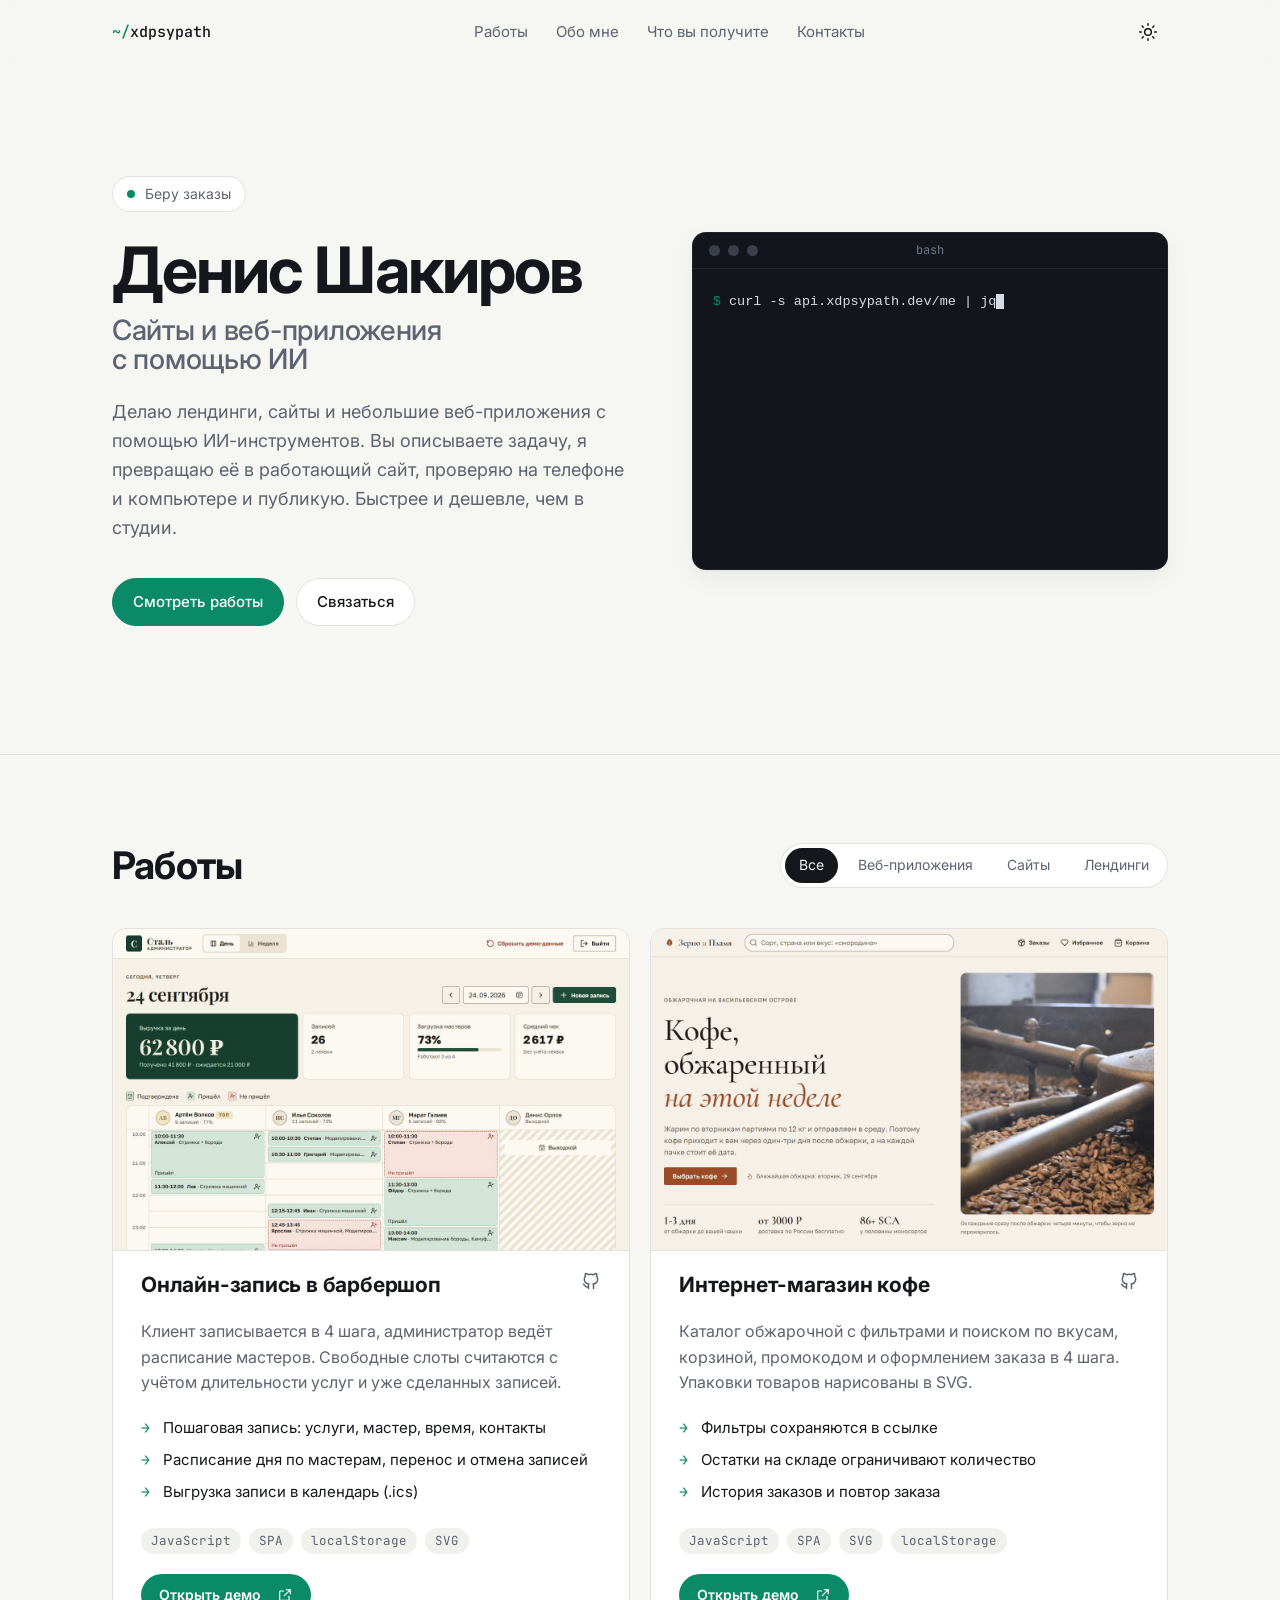
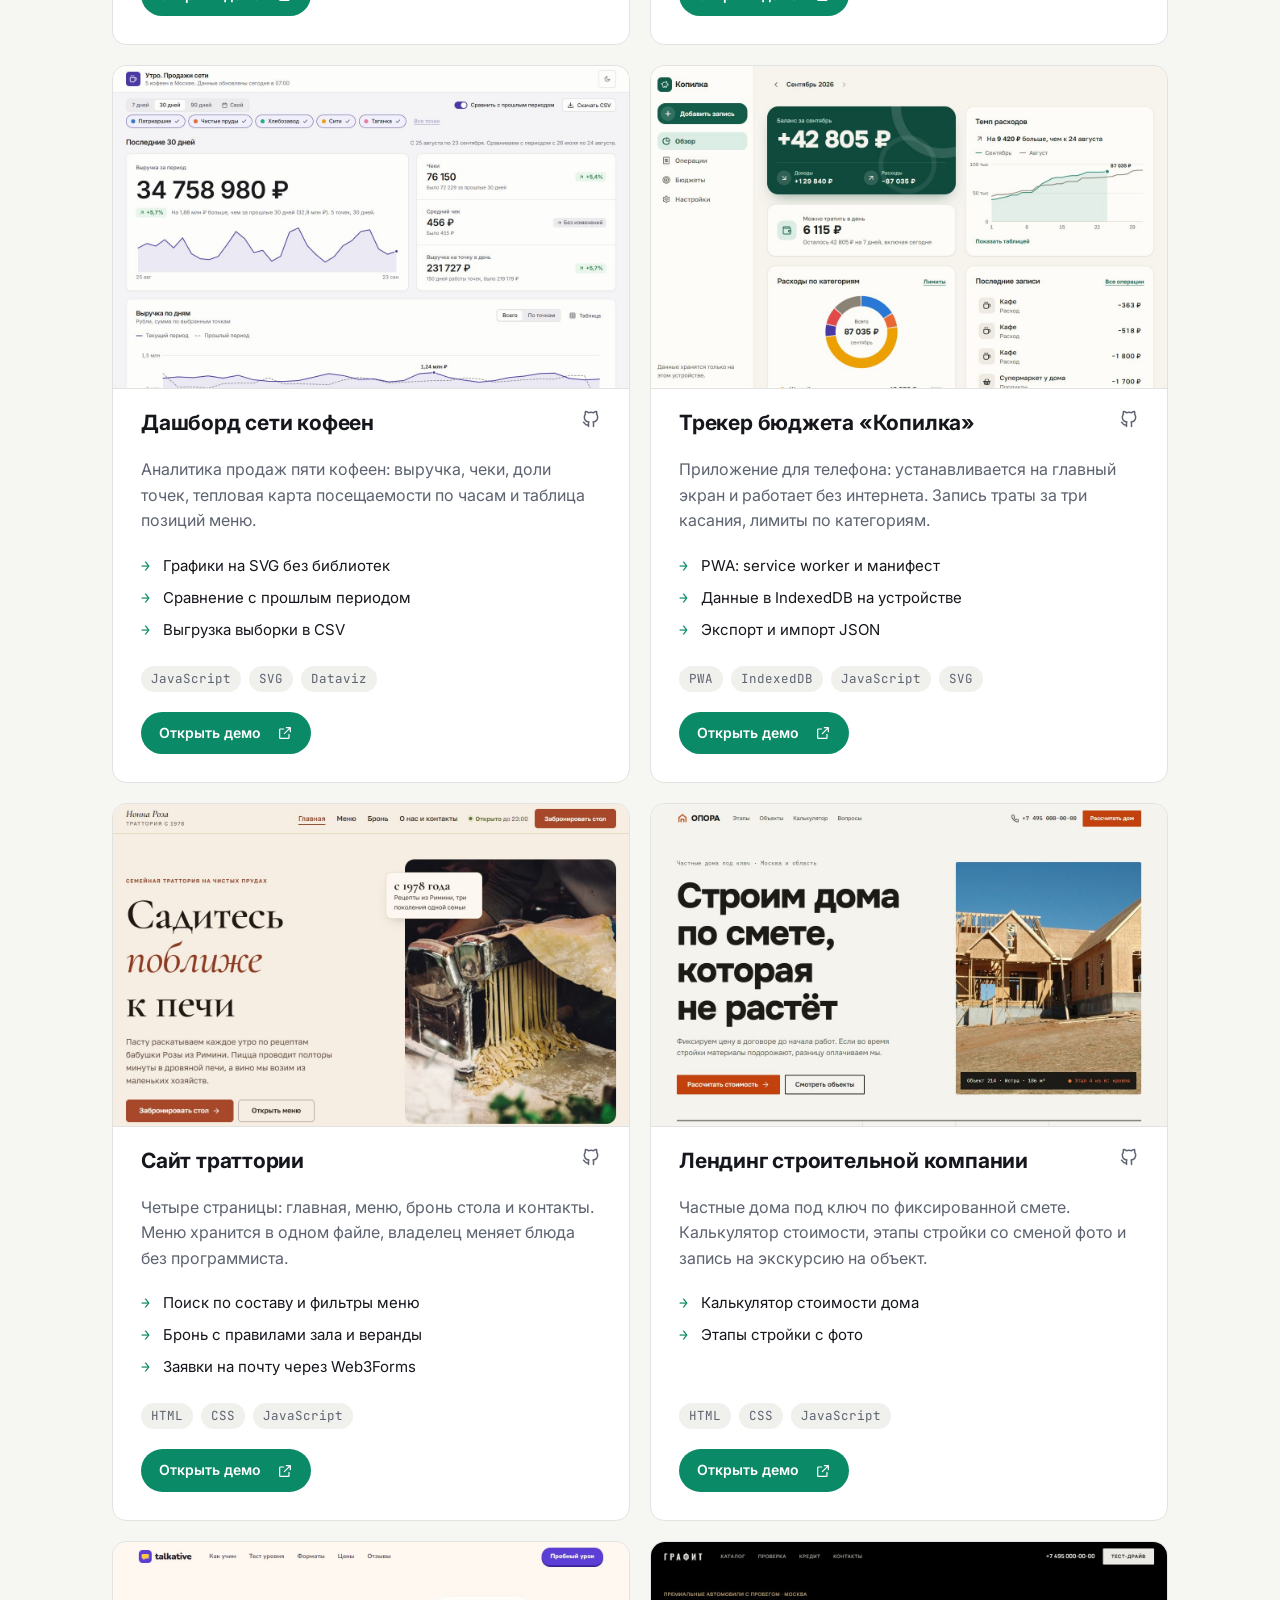
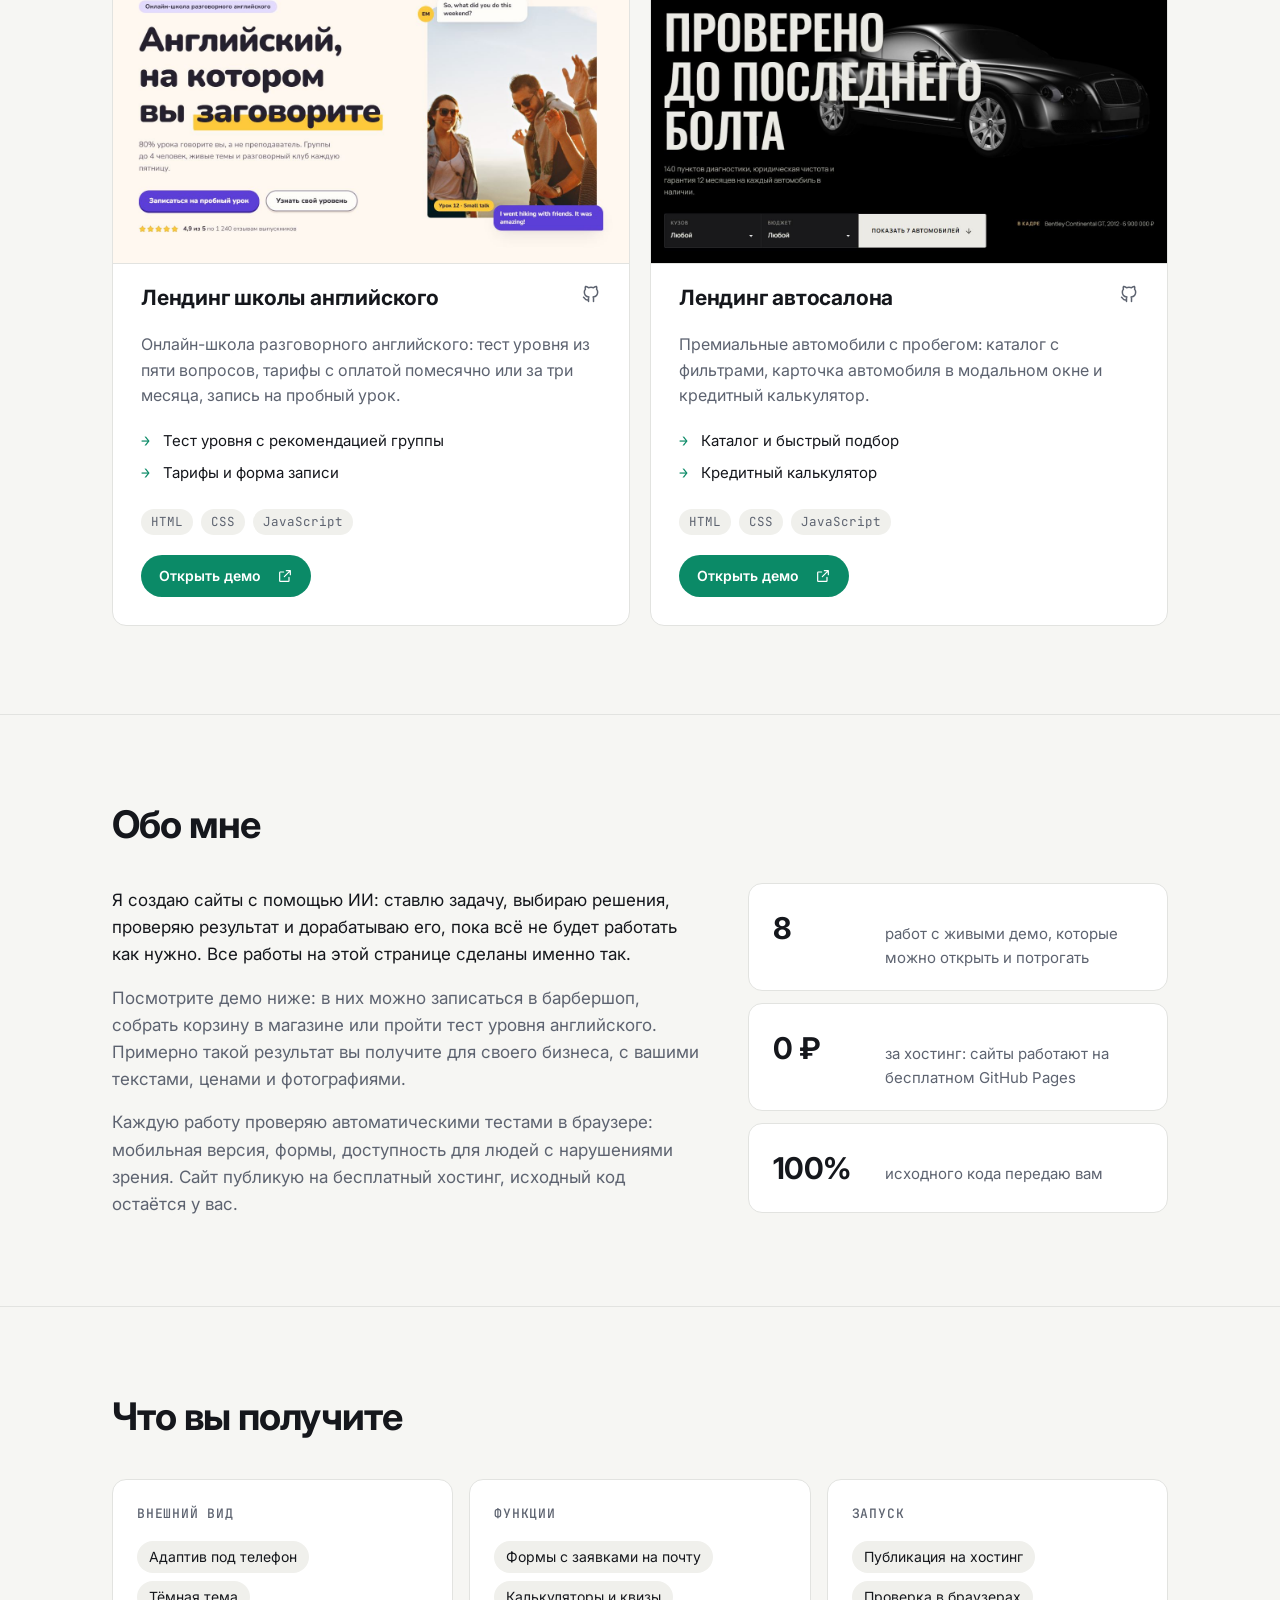
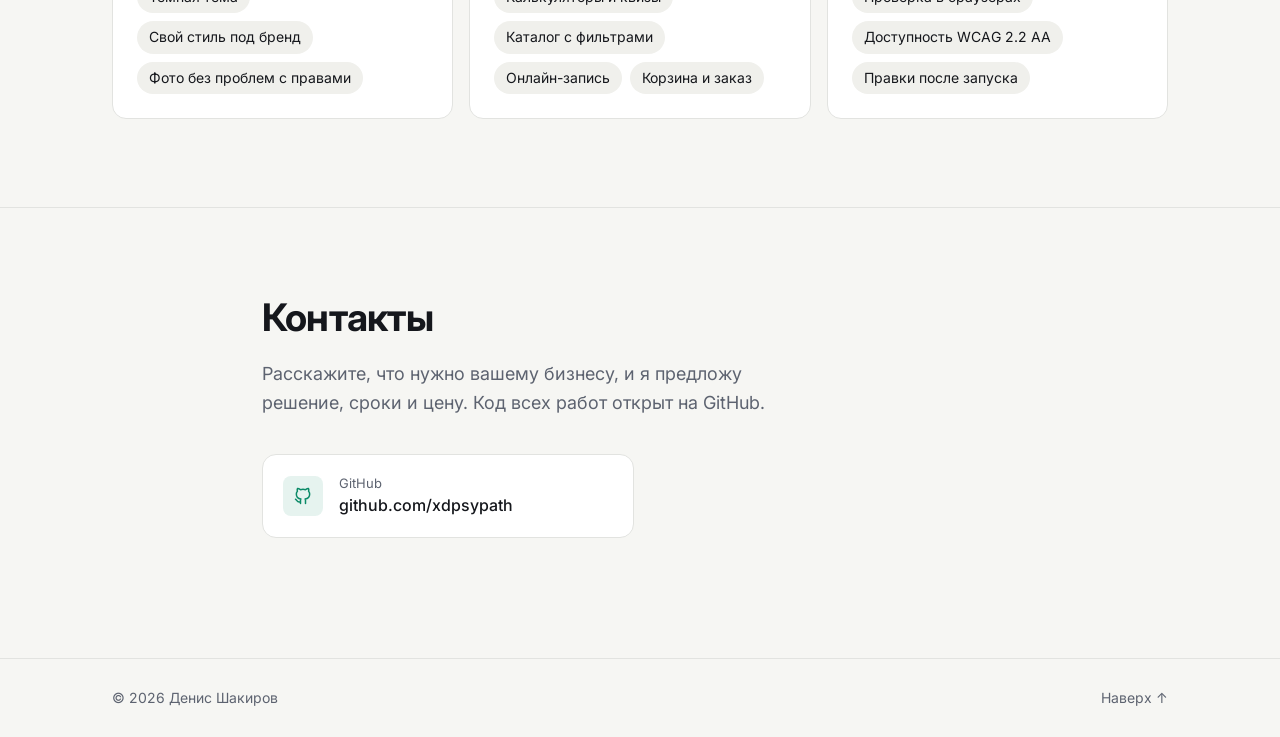
<file: index.html>
<!doctype html>
<html lang="ru">
<head>
  <meta charset="utf-8" />
  <meta name="viewport" content="width=device-width, initial-scale=1" />
  <title>Денис Шакиров. Сайты и веб-приложения с помощью ИИ</title>
  <meta name="description" content="Денис Шакиров делает сайты и веб-приложения с помощью ИИ: лендинги, интернет-магазин, онлайн-запись, дашборд. Живые демо всех работ." />
  <link rel="icon" href="assets/favicon.svg" type="image/svg+xml" />

  <!-- Тема применяется до отрисовки, чтобы не было вспышки светлого фона -->
  <script>
    try {
      var t = localStorage.getItem("portfolio.theme");
      if (t === "light" || t === "dark") document.documentElement.dataset.theme = t;
    } catch (e) {}
  </script>

  <link rel="preconnect" href="https://fonts.googleapis.com" />
  <link rel="preconnect" href="https://fonts.gstatic.com" crossorigin />
  <link href="https://fonts.googleapis.com/css2?family=Inter:wght@400;500;600;700&family=JetBrains+Mono:wght@400;500&display=swap" rel="stylesheet" />
  <link rel="stylesheet" href="css/style.css" />
</head>
<body>
  <a class="skip-link" href="#main">К содержимому</a>

  <header class="header">
    <div class="container header__inner">
      <a class="logo" href="#top" data-bind="logo"></a>

      <nav class="nav" id="nav" aria-label="Основная навигация">
        <a href="#projects">Работы</a>
        <a href="#about">Обо мне</a>
        <a href="#skills">Что вы получите</a>
        <a href="#experience">Опыт</a>
        <a href="#contact">Контакты</a>
      </nav>

      <div class="header__actions">
        <button class="icon-btn" id="theme-toggle" type="button" aria-label="Переключить тему">
          <svg class="icon icon--sun" viewBox="0 0 24 24" aria-hidden="true"><circle cx="12" cy="12" r="4"/><path d="M12 2v2M12 20v2M4.9 4.9l1.4 1.4M17.7 17.7l1.4 1.4M2 12h2M20 12h2M4.9 19.1l1.4-1.4M17.7 6.3l1.4-1.4"/></svg>
          <svg class="icon icon--moon" viewBox="0 0 24 24" aria-hidden="true"><path d="M21 12.8A9 9 0 1 1 11.2 3a7 7 0 0 0 9.8 9.8z"/></svg>
        </button>
        <button class="icon-btn nav-toggle" id="nav-toggle" type="button" aria-label="Меню" aria-controls="nav" aria-expanded="false">
          <svg class="icon" viewBox="0 0 24 24" aria-hidden="true"><path d="M4 7h16M4 12h16M4 17h16"/></svg>
        </button>
      </div>
    </div>
  </header>

  <main id="main">
    <section class="hero" id="top">
      <div class="container hero__grid">
        <div class="hero__text">
          <p class="status"><span class="status__dot"></span><span data-bind="status"></span></p>
          <h1 class="hero__title">
            <span data-bind="name"></span>
            <span class="hero__role" data-bind="role"></span>
          </h1>
          <p class="hero__tagline" data-bind="tagline"></p>
          <div class="hero__cta">
            <a class="btn btn--primary" href="#projects">Смотреть работы</a>
            <a class="btn" href="#contact">Связаться</a>
          </div>
        </div>

        <div class="terminal" aria-label="Краткая информация в формате JSON">
          <div class="terminal__bar">
            <span></span><span></span><span></span>
            <p class="terminal__title">bash</p>
          </div>
          <pre class="terminal__body"><code id="terminal"></code></pre>
        </div>
      </div>
    </section>

    <section class="section" id="projects">
      <div class="container">
        <div class="section__head">
          <h2 class="section__title">Работы</h2>
          <div class="filters" id="filters" role="group" aria-label="Фильтр проектов"></div>
        </div>
        <div class="projects" id="projects-list"></div>
      </div>
    </section>

    <section class="section" id="about">
      <div class="container about">
        <div>
          <h2 class="section__title">Обо мне</h2>
          <div class="about__text" id="about-text"></div>
        </div>
        <ul class="stats" id="stats"></ul>
      </div>
    </section>

    <section class="section" id="skills">
      <div class="container">
        <h2 class="section__title">Что вы получите</h2>
        <div class="skills" id="skills-list"></div>
      </div>
    </section>

    <section class="section" id="experience">
      <div class="container">
        <h2 class="section__title">Опыт</h2>
        <ol class="timeline" id="timeline"></ol>
      </div>
    </section>

    <section class="section section--contact" id="contact">
      <div class="container contact">
        <h2 class="section__title">Контакты</h2>
        <p class="contact__lead">Расскажите, что нужно вашему бизнесу, и я предложу решение, сроки и цену. Код всех работ открыт на GitHub.</p>
        <div class="contact__links" id="contact-links"></div>
      </div>
    </section>
  </main>

  <footer class="footer">
    <div class="container footer__inner">
      <p>© <span id="year"></span> <span data-bind="name"></span></p>
      <a href="#top">Наверх ↑</a>
    </div>
  </footer>

  <noscript><p class="container">Для отображения содержимого включите JavaScript.</p></noscript>

  <script src="js/data.js"></script>
  <script src="js/main.js"></script>
</body>
</html>
</file>
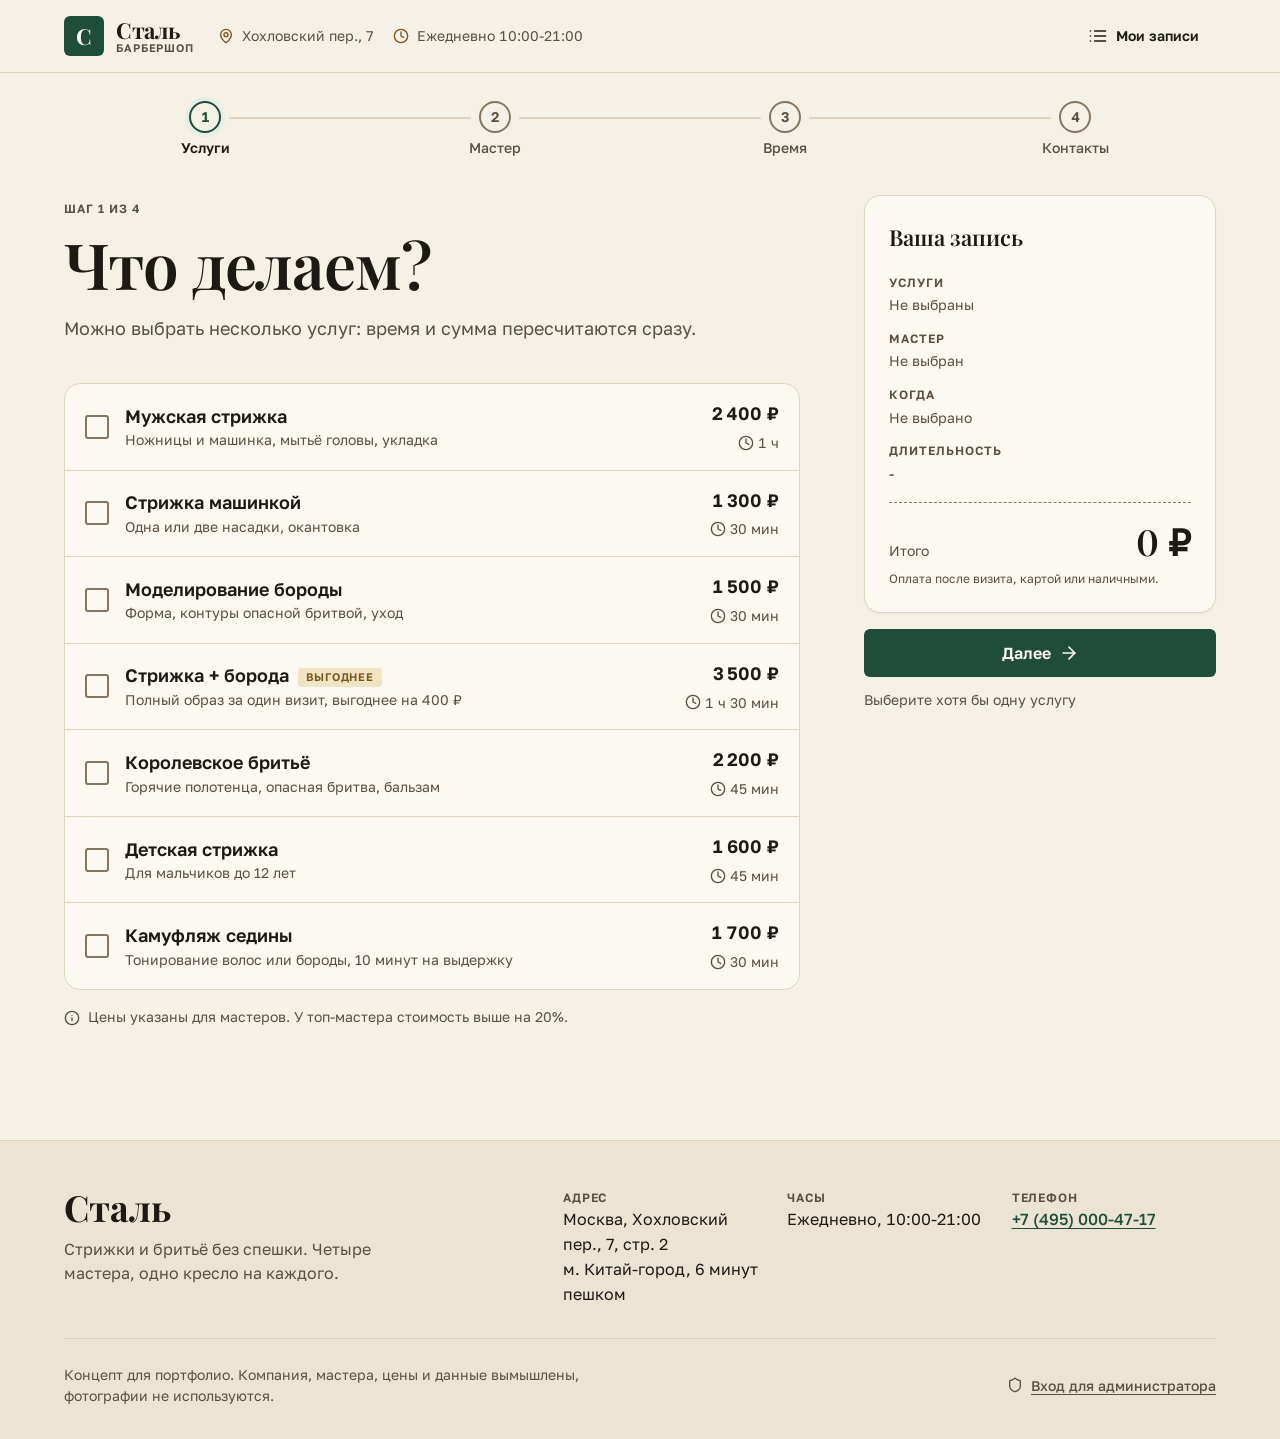
<file: apps/barbershop/index.html>
<!doctype html>
<html lang="ru">
<head>
  <meta charset="utf-8">
  <meta name="viewport" content="width=device-width, initial-scale=1">
  <title>Сталь. Онлайн-запись в барбершоп</title>
  <meta name="description" content="Онлайн-запись в барбершоп «Сталь» в Москве: услуги, мастера, свободное время за 30 секунд. Концепт для портфолио.">
  <meta name="theme-color" content="#f7f2e8" media="(prefers-color-scheme: light)"><!-- ds-allow-hardcode: meta theme-color не читает CSS-переменные -->
  <meta name="theme-color" content="#12110e" media="(prefers-color-scheme: dark)"><!-- ds-allow-hardcode: meta theme-color не читает CSS-переменные -->
  <link rel="preconnect" href="https://fonts.googleapis.com">
  <link rel="preconnect" href="https://fonts.gstatic.com" crossorigin>
  <link href="https://fonts.googleapis.com/css2?family=Golos+Text:wght@400;500;600;700&family=Playfair+Display:wght@500;600;700&display=swap&subset=cyrillic" rel="stylesheet">
  <link rel="stylesheet" href="css/style.css">
  <link rel="icon" href="data:image/svg+xml,%3Csvg xmlns='http://www.w3.org/2000/svg' viewBox='0 0 32 32'%3E%3Crect width='32' height='32' rx='7' fill='%231f4d3a'/%3E%3Ctext x='16' y='23' font-family='Georgia,serif' font-size='20' font-weight='700' text-anchor='middle' fill='%23f7f2e8'%3EС%3C/text%3E%3C/svg%3E">
</head>
<body>
  <a class="skip-link" href="#main">Перейти к содержимому</a>

  <!-- Иконки lucide (ISC), inline-спрайт -->
  <svg class="sprite" aria-hidden="true" focusable="false">
    <symbol id="i-chevron-left" viewBox="0 0 24 24"><path d="m15 18-6-6 6-6"/></symbol>
    <symbol id="i-chevron-right" viewBox="0 0 24 24"><path d="m9 18 6-6-6-6"/></symbol>
    <symbol id="i-arrow-left" viewBox="0 0 24 24"><path d="m12 19-7-7 7-7"/><path d="M19 12H5"/></symbol>
    <symbol id="i-arrow-right" viewBox="0 0 24 24"><path d="M5 12h14"/><path d="m12 5 7 7-7 7"/></symbol>
    <symbol id="i-check" viewBox="0 0 24 24"><path d="M20 6 9 17l-5-5"/></symbol>
    <symbol id="i-x" viewBox="0 0 24 24"><path d="M18 6 6 18"/><path d="m6 6 12 12"/></symbol>
    <symbol id="i-calendar" viewBox="0 0 24 24"><path d="M8 2v4"/><path d="M16 2v4"/><rect width="18" height="18" x="3" y="4" rx="2"/><path d="M3 10h18"/></symbol>
    <symbol id="i-calendar-plus" viewBox="0 0 24 24"><path d="M8 2v4"/><path d="M16 2v4"/><path d="M21 13V6a2 2 0 0 0-2-2H5a2 2 0 0 0-2 2v14a2 2 0 0 0 2 2h8"/><path d="M3 10h18"/><path d="M16 19h6"/><path d="M19 16v6"/></symbol>
    <symbol id="i-calendar-check" viewBox="0 0 24 24"><path d="M8 2v4"/><path d="M16 2v4"/><rect width="18" height="18" x="3" y="4" rx="2"/><path d="M3 10h18"/><path d="m9 16 2 2 4-4"/></symbol>
    <symbol id="i-calendar-x" viewBox="0 0 24 24"><path d="M8 2v4"/><path d="M16 2v4"/><rect width="18" height="18" x="3" y="4" rx="2"/><path d="M3 10h18"/><path d="m14 14-4 4"/><path d="m10 14 4 4"/></symbol>
    <symbol id="i-clock" viewBox="0 0 24 24"><circle cx="12" cy="12" r="10"/><path d="M12 6v6l4 2"/></symbol>
    <symbol id="i-map-pin" viewBox="0 0 24 24"><path d="M20 10c0 4.993-5.539 10.193-7.399 11.799a1 1 0 0 1-1.202 0C9.539 20.193 4 14.993 4 10a8 8 0 0 1 16 0"/><circle cx="12" cy="10" r="3"/></symbol>
    <symbol id="i-phone" viewBox="0 0 24 24"><path d="M22 16.92v3a2 2 0 0 1-2.18 2 19.79 19.79 0 0 1-8.63-3.07 19.5 19.5 0 0 1-6-6 19.79 19.79 0 0 1-3.07-8.67A2 2 0 0 1 4.11 2h3a2 2 0 0 1 2 1.72 12.84 12.84 0 0 0 .7 2.81 2 2 0 0 1-.45 2.11L8.09 9.91a16 16 0 0 0 6 6l1.27-1.27a2 2 0 0 1 2.11-.45 12.84 12.84 0 0 0 2.81.7A2 2 0 0 1 22 16.92z"/></symbol>
    <symbol id="i-star" viewBox="0 0 24 24"><path d="M11.525 2.295a.53.53 0 0 1 .95 0l2.31 4.679a2.123 2.123 0 0 0 1.595 1.16l5.166.756a.53.53 0 0 1 .294.904l-3.736 3.638a2.123 2.123 0 0 0-.611 1.878l.882 5.14a.53.53 0 0 1-.771.56l-4.618-2.428a2.122 2.122 0 0 0-1.973 0L6.396 21.01a.53.53 0 0 1-.77-.56l.881-5.139a2.122 2.122 0 0 0-.611-1.879L2.16 9.795a.53.53 0 0 1 .294-.906l5.165-.755a2.122 2.122 0 0 0 1.597-1.16z"/></symbol>
    <symbol id="i-scissors" viewBox="0 0 24 24"><circle cx="6" cy="6" r="3"/><path d="M8.12 8.12 12 12"/><path d="M20 4 8.12 15.88"/><circle cx="6" cy="18" r="3"/><path d="M14.8 14.8 20 20"/></symbol>
    <symbol id="i-user-check" viewBox="0 0 24 24"><path d="M16 21v-2a4 4 0 0 0-4-4H6a4 4 0 0 0-4 4v2"/><circle cx="9" cy="7" r="4"/><path d="m16 11 2 2 4-4"/></symbol>
    <symbol id="i-user-x" viewBox="0 0 24 24"><path d="M16 21v-2a4 4 0 0 0-4-4H6a4 4 0 0 0-4 4v2"/><circle cx="9" cy="7" r="4"/><path d="m17 8 5 5"/><path d="m22 8-5 5"/></symbol>
    <symbol id="i-users" viewBox="0 0 24 24"><path d="M16 21v-2a4 4 0 0 0-4-4H6a4 4 0 0 0-4 4v2"/><circle cx="9" cy="7" r="4"/><path d="M22 21v-2a4 4 0 0 0-3-3.87"/><path d="M16 3.13a4 4 0 0 1 0 7.75"/></symbol>
    <symbol id="i-plus" viewBox="0 0 24 24"><path d="M5 12h14"/><path d="M12 5v14"/></symbol>
    <symbol id="i-rotate-ccw" viewBox="0 0 24 24"><path d="M3 12a9 9 0 1 0 9-9 9.75 9.75 0 0 0-6.74 2.74L3 8"/><path d="M3 3v5h5"/></symbol>
    <symbol id="i-alert" viewBox="0 0 24 24"><circle cx="12" cy="12" r="10"/><path d="M12 8v4"/><path d="M12 16h.01"/></symbol>
    <symbol id="i-info" viewBox="0 0 24 24"><circle cx="12" cy="12" r="10"/><path d="M12 16v-4"/><path d="M12 8h.01"/></symbol>
    <symbol id="i-award" viewBox="0 0 24 24"><circle cx="12" cy="8" r="6"/><path d="M15.477 12.89 17 22l-5-3-5 3 1.523-9.11"/></symbol>
    <symbol id="i-bell" viewBox="0 0 24 24"><path d="M6 8a6 6 0 0 1 12 0c0 7 3 9 3 9H3s3-2 3-9"/><path d="M10.3 21a1.94 1.94 0 0 0 3.4 0"/></symbol>
    <symbol id="i-log-in" viewBox="0 0 24 24"><path d="M15 3h4a2 2 0 0 1 2 2v14a2 2 0 0 1-2 2h-4"/><path d="m10 17 5-5-5-5"/><path d="M15 12H3"/></symbol>
    <symbol id="i-log-out" viewBox="0 0 24 24"><path d="M9 21H5a2 2 0 0 1-2-2V5a2 2 0 0 1 2-2h4"/><path d="m16 17 5-5-5-5"/><path d="M21 12H9"/></symbol>
    <symbol id="i-shield" viewBox="0 0 24 24"><path d="M20 13c0 5-3.5 7.5-7.66 8.95a1 1 0 0 1-.67-.01C7.5 20.5 4 18 4 13V6a1 1 0 0 1 1-1c2 0 4.5-1.2 6.24-2.72a1.17 1.17 0 0 1 1.52 0C14.51 3.81 17 5 19 5a1 1 0 0 1 1 1z"/></symbol>
    <symbol id="i-swap" viewBox="0 0 24 24"><path d="M8 3 4 7l4 4"/><path d="M4 7h16"/><path d="m16 21 4-4-4-4"/><path d="M20 17H4"/></symbol>
    <symbol id="i-chart" viewBox="0 0 24 24"><path d="M3 3v16a2 2 0 0 0 2 2h16"/><path d="M18 17V9"/><path d="M13 17V5"/><path d="M8 17v-3"/></symbol>
    <symbol id="i-columns" viewBox="0 0 24 24"><rect width="18" height="18" x="3" y="3" rx="2"/><path d="M9 3v18"/><path d="M15 3v18"/></symbol>
    <symbol id="i-message" viewBox="0 0 24 24"><path d="M21 15a2 2 0 0 1-2 2H7l-4 4V5a2 2 0 0 1 2-2h14a2 2 0 0 1 2 2z"/></symbol>
    <symbol id="i-circle-check" viewBox="0 0 24 24"><circle cx="12" cy="12" r="10"/><path d="m9 12 2 2 4-4"/></symbol>
    <symbol id="i-move-h" viewBox="0 0 24 24"><path d="m18 8 4 4-4 4"/><path d="m6 8-4 4 4 4"/><path d="M2 12h20"/></symbol>
    <symbol id="i-list" viewBox="0 0 24 24"><path d="M3 12h.01"/><path d="M3 18h.01"/><path d="M3 6h.01"/><path d="M8 12h13"/><path d="M8 18h13"/><path d="M8 6h13"/></symbol>
    <symbol id="i-download" viewBox="0 0 24 24"><path d="M21 15v4a2 2 0 0 1-2 2H5a2 2 0 0 1-2-2v-4"/><path d="m7 10 5 5 5-5"/><path d="M12 15V3"/></symbol>
  </svg>

  <!-- Клиентский режим -->
  <div class="shell shell--client" id="client-shell">
    <header class="site-header">
      <div class="site-header__inner container">
        <a class="brand" href="#/" aria-label="Сталь, барбершоп. На главную записи">
          <span class="brand__mark" aria-hidden="true">С</span>
          <span class="brand__text">
            <span class="brand__name">Сталь</span>
            <span class="brand__kind">барбершоп</span>
          </span>
        </a>
        <ul class="site-header__meta" aria-label="Адрес и часы работы">
          <li><svg class="icon" aria-hidden="true"><use href="#i-map-pin"/></svg><span>Хохловский пер., 7</span></li>
          <li><svg class="icon" aria-hidden="true"><use href="#i-clock"/></svg><span>Ежедневно <span class="num">10:00-21:00</span></span></li>
        </ul>
        <a class="btn btn--ghost btn--sm header-mine" href="#/my" id="mine-link">
          <svg class="icon" aria-hidden="true"><use href="#i-list"/></svg>
          <span>Мои записи</span>
          <span class="count-badge" id="mine-count" hidden></span>
        </a>
      </div>
    </header>

    <main id="main" class="client-main" tabindex="-1"></main>

    <footer class="site-footer">
      <div class="container site-footer__inner">
        <div class="site-footer__brand">
          <p class="site-footer__name">Сталь</p>
          <p class="site-footer__tag">Стрижки и бритьё без спешки. Четыре мастера, одно кресло на каждого.</p>
        </div>
        <dl class="site-footer__facts">
          <div><dt>Адрес</dt><dd>Москва, Хохловский пер., 7, стр. 2<br>м. Китай-город, 6 минут пешком</dd></div>
          <div><dt>Часы</dt><dd>Ежедневно, <span class="num">10:00-21:00</span></dd></div>
          <div><dt>Телефон</dt><dd><a class="link" href="tel:+74950004717">+7 (495) 000-47-17</a></dd></div>
        </dl>
        <div class="site-footer__bottom">
          <p>Концепт для портфолио. Компания, мастера, цены и данные вымышлены, фотографии не используются.</p>
          <a class="link link--quiet" href="#/admin"><svg class="icon" aria-hidden="true"><use href="#i-shield"/></svg>Вход для администратора</a>
        </div>
      </div>
    </footer>
  </div>

  <!-- Режим администратора -->
  <div class="shell shell--admin" id="admin-shell" hidden>
    <header class="admin-header">
      <div class="admin-header__inner">
        <a class="brand brand--compact" href="#/admin" aria-label="Сталь, панель администратора">
          <span class="brand__mark" aria-hidden="true">С</span>
          <span class="brand__text">
            <span class="brand__name">Сталь</span>
            <span class="brand__kind">администратор</span>
          </span>
        </a>
        <nav class="admin-nav" aria-label="Разделы панели" id="admin-nav" hidden>
          <a class="admin-nav__link" href="#/admin/day" data-tab="day"><svg class="icon" aria-hidden="true"><use href="#i-columns"/></svg>День</a>
          <a class="admin-nav__link" href="#/admin/week" data-tab="week"><svg class="icon" aria-hidden="true"><use href="#i-chart"/></svg>Неделя</a>
        </nav>
        <div class="admin-header__actions" id="admin-actions" hidden>
          <button class="btn btn--danger-ghost btn--sm" type="button" id="reset-demo">
            <svg class="icon" aria-hidden="true"><use href="#i-rotate-ccw"/></svg><span>Сбросить демо-данные</span>
          </button>
          <button class="btn btn--secondary btn--sm" type="button" id="admin-logout">
            <svg class="icon" aria-hidden="true"><use href="#i-log-out"/></svg><span>Выйти</span>
          </button>
        </div>
      </div>
    </header>
    <main id="admin-main" class="admin-main" tabindex="-1"></main>
    <footer class="admin-footer">
      <p>Демо-режим. Данные хранятся только в этом браузере. Концепт для портфолио, компания вымышлена.</p>
      <a class="link link--quiet" href="#/">Клиентская запись</a>
    </footer>
  </div>

  <!-- Боковая панель записи (админ) -->
  <dialog class="drawer" id="drawer" aria-labelledby="drawer-title">
    <div class="drawer__panel">
      <div class="drawer__head">
        <h2 class="drawer__title" id="drawer-title">Запись</h2>
        <button class="icon-btn" type="button" data-close aria-label="Закрыть панель">
          <svg class="icon" aria-hidden="true"><use href="#i-x"/></svg>
        </button>
      </div>
      <div class="drawer__body" id="drawer-body"></div>
    </div>
  </dialog>

  <!-- Подтверждение деструктивных действий -->
  <dialog class="modal" id="confirm" aria-labelledby="confirm-title" aria-describedby="confirm-text">
    <form method="dialog" class="modal__inner">
      <span class="modal__icon" aria-hidden="true"><svg class="icon icon--lg"><use href="#i-alert"/></svg></span>
      <h2 class="modal__title" id="confirm-title">Отменить запись?</h2>
      <p class="modal__text" id="confirm-text"></p>
      <div class="modal__actions">
        <button class="btn btn--secondary" value="cancel" type="submit" id="confirm-no">Не отменять</button>
        <button class="btn btn--danger" value="ok" type="submit" id="confirm-yes">Отменить запись</button>
      </div>
    </form>
  </dialog>

  <div class="toast-region" id="toasts" role="status" aria-live="polite" aria-atomic="false"></div>

  <script src="js/data.js"></script>
  <script src="js/store.js"></script>
  <script src="js/ui.js"></script>
  <script src="js/client.js"></script>
  <script src="js/admin.js"></script>
  <script src="js/app.js"></script>
</body>
</html>
</file>
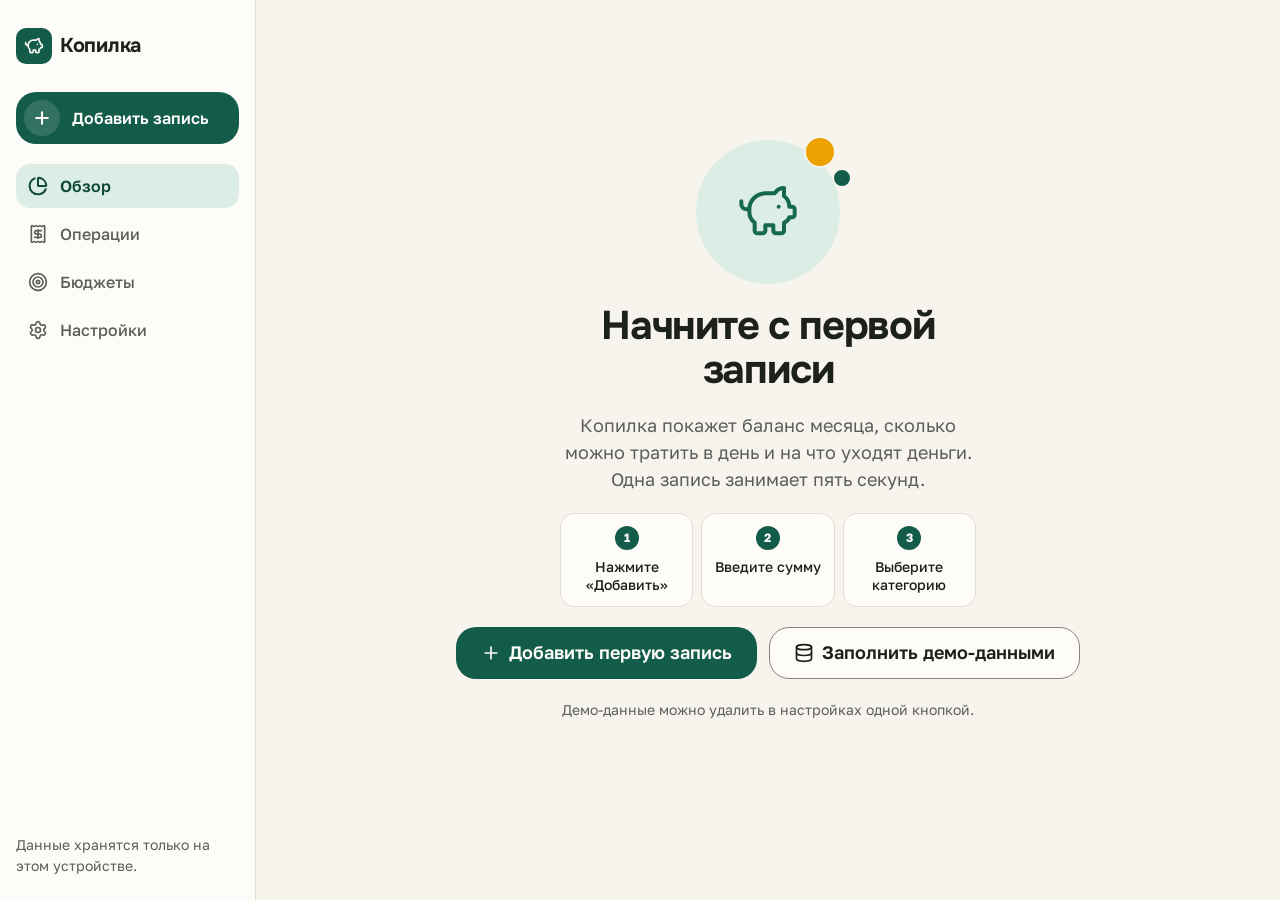
<file: apps/budget/index.html>
<!doctype html>
<html lang="ru">
<head>
  <meta charset="utf-8">
  <meta name="viewport" content="width=device-width, initial-scale=1, viewport-fit=cover">
  <title>Копилка. Личный бюджет за пять секунд</title>
  <meta name="description" content="Копилка: трекер личного бюджета. Записывайте траты и доходы с телефона, следите за лимитами по категориям. Работает офлайн.">
  <meta name="theme-color" content="#f7f4ee" media="(prefers-color-scheme: light)"> <!-- ds-allow-hardcode: meta theme-color requires a literal colour -->
  <meta name="theme-color" content="#141311" media="(prefers-color-scheme: dark)"> <!-- ds-allow-hardcode: meta theme-color requires a literal colour -->
  <meta name="apple-mobile-web-app-capable" content="yes">
  <meta name="mobile-web-app-capable" content="yes">
  <meta name="apple-mobile-web-app-status-bar-style" content="default">
  <meta name="apple-mobile-web-app-title" content="Копилка">
  <link rel="manifest" href="manifest.webmanifest">
  <link rel="icon" href="icons/icon.svg" type="image/svg+xml">
  <link rel="apple-touch-icon" href="icons/apple-touch-icon.png">
  <link rel="preconnect" href="https://fonts.googleapis.com">
  <link rel="preconnect" href="https://fonts.gstatic.com" crossorigin>
  <link rel="stylesheet" href="https://fonts.googleapis.com/css2?family=Golos+Text:wght@400;500;600&family=Onest:wght@500;600;700;800&display=swap">
  <link rel="stylesheet" href="css/style.css">
</head>
<body>
  <a class="skip-link" href="#main">Перейти к содержимому</a>

  <svg class="sprite" aria-hidden="true" focusable="false">
    <symbol id="i-arrow-down-right" viewBox="0 0 24 24"><path d="m7 7 10 10"/><path d="M17 7v10H7"/></symbol>
    <symbol id="i-arrow-up-right" viewBox="0 0 24 24"><path d="M7 7h10v10"/><path d="M7 17 17 7"/></symbol>
    <symbol id="i-badge-percent" viewBox="0 0 24 24"><path d="M3.85 8.62a4 4 0 0 1 4.78-4.77 4 4 0 0 1 6.74 0 4 4 0 0 1 4.78 4.78 4 4 0 0 1 0 6.74 4 4 0 0 1-4.77 4.78 4 4 0 0 1-6.75 0 4 4 0 0 1-4.78-4.77 4 4 0 0 1 0-6.76Z"/><path d="m15 9-6 6"/><path d="M9 9h.01"/><path d="M15 15h.01"/></symbol>
    <symbol id="i-briefcase" viewBox="0 0 24 24"><path d="M16 20V4a2 2 0 0 0-2-2h-4a2 2 0 0 0-2 2v16"/><rect width="20" height="14" x="2" y="6" rx="2"/></symbol>
    <symbol id="i-bus" viewBox="0 0 24 24"><path d="M8 6v6"/><path d="M15 6v6"/><path d="M2 12h19.6"/><path d="M18 18h3s.5-1.7.8-2.8c.1-.4.2-.8.2-1.2 0-.4-.1-.8-.2-1.2l-1.4-5C20.1 6.8 19.1 6 18 6H4a2 2 0 0 0-2 2v10h3"/><circle cx="7" cy="18" r="2"/><path d="M9 18h5"/><circle cx="16" cy="18" r="2"/></symbol>
    <symbol id="i-calendar" viewBox="0 0 24 24"><path d="M8 2v3"/><path d="M16 2v3"/><rect x="3" y="3" width="18" height="18" rx="2"/><path d="M3 9h18"/></symbol>
    <symbol id="i-chart-pie" viewBox="0 0 24 24"><path d="M21 12c.552 0 1.005-.449.95-.998a10 10 0 0 0-8.953-8.951c-.55-.055-.998.398-.998.95v8a1 1 0 0 0 1 1z"/><path d="M21.21 15.89A10 10 0 1 1 8 2.83"/></symbol>
    <symbol id="i-check" viewBox="0 0 24 24"><path d="M20 6 9 17l-5-5"/></symbol>
    <symbol id="i-chevron-left" viewBox="0 0 24 24"><path d="m15 18-6-6 6-6"/></symbol>
    <symbol id="i-chevron-right" viewBox="0 0 24 24"><path d="m9 18 6-6-6-6"/></symbol>
    <symbol id="i-circle-alert" viewBox="0 0 24 24"><circle cx="12" cy="12" r="10"/><line x1="12" x2="12" y1="8" y2="12"/><line x1="12" x2="12.01" y1="16" y2="16"/></symbol>
    <symbol id="i-circle-check" viewBox="0 0 24 24"><circle cx="12" cy="12" r="10"/><path d="m16 9-5.5 5.5L8 12"/></symbol>
    <symbol id="i-coffee" viewBox="0 0 24 24"><path d="M10 2v2"/><path d="M14 2v2"/><path d="M16 8a1 1 0 0 1 1 1v8a4 4 0 0 1-4 4H7a4 4 0 0 1-4-4V9a1 1 0 0 1 1-1h14a4 4 0 1 1 0 8h-1"/><path d="M6 2v2"/></symbol>
    <symbol id="i-coins" viewBox="0 0 24 24"><path d="M13.744 17.736a6 6 0 1 1-7.48-7.48"/><path d="M15 6h1v4"/><path d="m6.134 14.768.866-.5 2 3.464"/><circle cx="16" cy="8" r="6"/></symbol>
    <symbol id="i-database" viewBox="0 0 24 24"><ellipse cx="12" cy="5" rx="9" ry="3"/><path d="M3 5V19A9 3 0 0 0 21 19V5"/><path d="M3 12A9 3 0 0 0 21 12"/></symbol>
    <symbol id="i-delete" viewBox="0 0 24 24"><path d="M10 5a2 2 0 0 0-1.344.519l-6.328 5.74a1 1 0 0 0 0 1.481l6.328 5.741A2 2 0 0 0 10 19h10a2 2 0 0 0 2-2V7a2 2 0 0 0-2-2z"/><path d="m12 9 6 6"/><path d="m18 9-6 6"/></symbol>
    <symbol id="i-download" viewBox="0 0 24 24"><path d="M12 15V3"/><path d="M21 15v4a2 2 0 0 1-2 2H5a2 2 0 0 1-2-2v-4"/><path d="m7 10 5 5 5-5"/></symbol>
    <symbol id="i-ellipsis" viewBox="0 0 24 24"><circle cx="12" cy="12" r="1"/><circle cx="19" cy="12" r="1"/><circle cx="5" cy="12" r="1"/></symbol>
    <symbol id="i-gift" viewBox="0 0 24 24"><path d="M12 7v14"/><path d="M20 11v8a2 2 0 0 1-2 2H6a2 2 0 0 1-2-2v-8"/><path d="M7.5 7a1 1 0 0 1 0-5A4.8 8 0 0 1 12 7a4.8 8 0 0 1 4.5-5 1 1 0 0 1 0 5"/><rect x="3" y="7" width="18" height="4" rx="1"/></symbol>
    <symbol id="i-heart-pulse" viewBox="0 0 24 24"><path d="M2 9.5a5.5 5.5 0 0 1 9.591-3.676.56.56 0 0 0 .818 0A5.49 5.49 0 0 1 22 9.5c0 2.29-1.5 4-3 5.5l-5.492 5.313a2 2 0 0 1-3 .019L5 15c-1.5-1.5-3-3.2-3-5.5"/><path d="M3.22 13H9.5l.5-1 2 4.5 2-7 1.5 3.5h5.27"/></symbol>
    <symbol id="i-house" viewBox="0 0 24 24"><path d="M15 21v-8a1 1 0 0 0-1-1h-4a1 1 0 0 0-1 1v8"/><path d="M3 10a2 2 0 0 1 .709-1.528l7-6a2 2 0 0 1 2.582 0l7 6A2 2 0 0 1 21 10v9a2 2 0 0 1-2 2H5a2 2 0 0 1-2-2z"/></symbol>
    <symbol id="i-info" viewBox="0 0 24 24"><circle cx="12" cy="12" r="10"/><path d="M12 16v-4"/><path d="M12 8h.01"/></symbol>
    <symbol id="i-laptop" viewBox="0 0 24 24"><path d="M18 5a2 2 0 0 1 2 2v8.526a2 2 0 0 0 .212.897l1.068 2.127a1 1 0 0 1-.9 1.45H3.62a1 1 0 0 1-.9-1.45l1.068-2.127A2 2 0 0 0 4 15.526V7a2 2 0 0 1 2-2z"/><path d="M20.054 15.987H3.946"/></symbol>
    <symbol id="i-list-ordered" viewBox="0 0 24 24"><path d="M11 5h10"/><path d="M11 12h10"/><path d="M11 19h10"/><path d="M4 4h1v5"/><path d="M4 9h2"/><path d="M6.5 20H3.4c0-1 2.6-1.925 2.6-3.5a1.5 1.5 0 0 0-2.6-1.02"/></symbol>
    <symbol id="i-message-square" viewBox="0 0 24 24"><path d="M22 17a2 2 0 0 1-2 2H6.828a2 2 0 0 0-1.414.586l-2.202 2.202A.71.71 0 0 1 2 21.286V5a2 2 0 0 1 2-2h16a2 2 0 0 1 2 2z"/></symbol>
    <symbol id="i-minus" viewBox="0 0 24 24"><path d="M5 12h14"/></symbol>
    <symbol id="i-monitor" viewBox="0 0 24 24"><rect width="20" height="14" x="2" y="3" rx="2"/><line x1="8" x2="16" y1="21" y2="21"/><line x1="12" x2="12" y1="17" y2="21"/></symbol>
    <symbol id="i-moon" viewBox="0 0 24 24"><path d="M20.985 12.486a9 9 0 1 1-9.473-9.472c.405-.022.617.46.402.803a6 6 0 0 0 8.268 8.268c.344-.215.825-.004.803.401"/></symbol>
    <symbol id="i-octagon-alert" viewBox="0 0 24 24"><path d="M12 16h.01"/><path d="M12 8v4"/><path d="M15.312 2a2 2 0 0 1 1.414.586l4.688 4.688A2 2 0 0 1 22 8.688v6.624a2 2 0 0 1-.586 1.414l-4.688 4.688a2 2 0 0 1-1.414.586H8.688a2 2 0 0 1-1.414-.586l-4.688-4.688A2 2 0 0 1 2 15.312V8.688a2 2 0 0 1 .586-1.414l4.688-4.688A2 2 0 0 1 8.688 2z"/></symbol>
    <symbol id="i-pencil" viewBox="0 0 24 24"><path d="M21.174 6.812a1 1 0 0 0-3.986-3.987L3.842 16.174a2 2 0 0 0-.5.83l-1.321 4.352a.5.5 0 0 0 .623.622l4.353-1.32a2 2 0 0 0 .83-.497z"/><path d="m15 5 4 4"/></symbol>
    <symbol id="i-piggy-bank" viewBox="0 0 24 24"><path d="M11 17h3v2a1 1 0 0 0 1 1h2a1 1 0 0 0 1-1v-3a3.16 3.16 0 0 0 2-2h1a1 1 0 0 0 1-1v-2a1 1 0 0 0-1-1h-1a5 5 0 0 0-2-4V3a4 4 0 0 0-3.2 1.6l-.3.4H11a6 6 0 0 0-6 6v1a5 5 0 0 0 2 4v3a1 1 0 0 0 1 1h2a1 1 0 0 0 1-1z"/><path d="M16 10h.01"/><path d="M2 8v1a2 2 0 0 0 2 2h1"/></symbol>
    <symbol id="i-plus" viewBox="0 0 24 24"><path d="M5 12h14"/><path d="M12 5v14"/></symbol>
    <symbol id="i-receipt" viewBox="0 0 24 24"><path d="M12 17V7"/><path d="M16 8h-6a2 2 0 0 0 0 4h4a2 2 0 0 1 0 4H8"/><path d="M4 3a1 1 0 0 1 1-1 1.3 1.3 0 0 1 .7.2l.933.6a1.3 1.3 0 0 0 1.4 0l.934-.6a1.3 1.3 0 0 1 1.4 0l.933.6a1.3 1.3 0 0 0 1.4 0l.933-.6a1.3 1.3 0 0 1 1.4 0l.934.6a1.3 1.3 0 0 0 1.4 0l.933-.6A1.3 1.3 0 0 1 19 2a1 1 0 0 1 1 1v18a1 1 0 0 1-1 1 1.3 1.3 0 0 1-.7-.2l-.933-.6a1.3 1.3 0 0 0-1.4 0l-.934.6a1.3 1.3 0 0 1-1.4 0l-.933-.6a1.3 1.3 0 0 0-1.4 0l-.933.6a1.3 1.3 0 0 1-1.4 0l-.934-.6a1.3 1.3 0 0 0-1.4 0l-.933.6a1.3 1.3 0 0 1-.7.2 1 1 0 0 1-1-1z"/></symbol>
    <symbol id="i-search" viewBox="0 0 24 24"><path d="m21 21-4.34-4.34"/><circle cx="11" cy="11" r="8"/></symbol>
    <symbol id="i-settings" viewBox="0 0 24 24"><path d="M9.671 4.136a2.34 2.34 0 0 1 4.659 0 2.34 2.34 0 0 0 3.319 1.915 2.34 2.34 0 0 1 2.33 4.033 2.34 2.34 0 0 0 0 3.831 2.34 2.34 0 0 1-2.33 4.033 2.34 2.34 0 0 0-3.319 1.915 2.34 2.34 0 0 1-4.659 0 2.34 2.34 0 0 0-3.32-1.915 2.34 2.34 0 0 1-2.33-4.033 2.34 2.34 0 0 0 0-3.831A2.34 2.34 0 0 1 6.35 6.051a2.34 2.34 0 0 0 3.319-1.915"/><circle cx="12" cy="12" r="3"/></symbol>
    <symbol id="i-share" viewBox="0 0 24 24"><path d="M12 2v13"/><path d="m16 6-4-4-4 4"/><path d="M4 12v8a2 2 0 0 0 2 2h12a2 2 0 0 0 2-2v-8"/></symbol>
    <symbol id="i-shirt" viewBox="0 0 24 24"><path d="M20.38 3.46 16 2a4 4 0 0 1-8 0L3.62 3.46a2 2 0 0 0-1.34 2.23l.58 3.47a1 1 0 0 0 .99.84H6v10c0 1.1.9 2 2 2h8a2 2 0 0 0 2-2V10h2.15a1 1 0 0 0 .99-.84l.58-3.47a2 2 0 0 0-1.34-2.23z"/></symbol>
    <symbol id="i-shopping-basket" viewBox="0 0 24 24"><path d="m15 11-1 9"/><path d="m19 11-4-7"/><path d="M2 11h20"/><path d="m3.5 11 1.6 7.4a2 2 0 0 0 2 1.6h9.8a2 2 0 0 0 2-1.6l1.7-7.4"/><path d="M4.5 15.5h15"/><path d="m5 11 4-7"/><path d="m9 11 1 9"/></symbol>
    <symbol id="i-sliders-horizontal" viewBox="0 0 24 24"><path d="M10 5H3"/><path d="M12 19H3"/><path d="M14 3v4"/><path d="M16 17v4"/><path d="M21 12h-9"/><path d="M21 19h-5"/><path d="M21 5h-7"/><path d="M8 10v4"/><path d="M8 12H3"/></symbol>
    <symbol id="i-smartphone" viewBox="0 0 24 24"><rect width="14" height="20" x="5" y="2" rx="2" ry="2"/><path d="M12 18h.01"/></symbol>
    <symbol id="i-square-plus" viewBox="0 0 24 24"><rect width="18" height="18" x="3" y="3" rx="2"/><path d="M8 12h8"/><path d="M12 8v8"/></symbol>
    <symbol id="i-sun" viewBox="0 0 24 24"><circle cx="12" cy="12" r="4"/><path d="M12 2v2"/><path d="M12 20v2"/><path d="m4.93 4.93 1.41 1.41"/><path d="m17.66 17.66 1.41 1.41"/><path d="M2 12h2"/><path d="M20 12h2"/><path d="m6.34 17.66-1.41 1.41"/><path d="m19.07 4.93-1.41 1.41"/></symbol>
    <symbol id="i-target" viewBox="0 0 24 24"><circle cx="12" cy="12" r="10"/><circle cx="12" cy="12" r="6"/><circle cx="12" cy="12" r="2"/></symbol>
    <symbol id="i-ticket" viewBox="0 0 24 24"><path d="M2 9a3 3 0 0 1 0 6v2a2 2 0 0 0 2 2h16a2 2 0 0 0 2-2v-2a3 3 0 0 1 0-6V7a2 2 0 0 0-2-2H4a2 2 0 0 0-2 2Z"/><path d="M13 5v2"/><path d="M13 17v2"/><path d="M13 11v2"/></symbol>
    <symbol id="i-trash-2" viewBox="0 0 24 24"><path d="M10 11v6"/><path d="M14 11v6"/><path d="M19 6v14a2 2 0 0 1-2 2H7a2 2 0 0 1-2-2V6"/><path d="M3 6h18"/><path d="M8 6V4a2 2 0 0 1 2-2h4a2 2 0 0 1 2 2v2"/></symbol>
    <symbol id="i-triangle-alert" viewBox="0 0 24 24"><path d="m21.73 18-8-14a2 2 0 0 0-3.48 0l-8 14A2 2 0 0 0 4 21h16a2 2 0 0 0 1.73-3"/><path d="M12 9v4"/><path d="M12 17h.01"/></symbol>
    <symbol id="i-undo-2" viewBox="0 0 24 24"><path d="M9 14 4 9l5-5"/><path d="M4 9h10.5a5.5 5.5 0 0 1 5.5 5.5a5.5 5.5 0 0 1-5.5 5.5H11"/></symbol>
    <symbol id="i-upload" viewBox="0 0 24 24"><path d="M12 3v12"/><path d="m17 8-5-5-5 5"/><path d="M21 15v4a2 2 0 0 1-2 2H5a2 2 0 0 1-2-2v-4"/></symbol>
    <symbol id="i-wallet" viewBox="0 0 24 24"><path d="M19 7V4a1 1 0 0 0-1-1H5a2 2 0 0 0 0 4h15a1 1 0 0 1 1 1v4h-3a2 2 0 0 0 0 4h3a1 1 0 0 0 1-1v-2a1 1 0 0 0-1-1"/><path d="M3 5v14a2 2 0 0 0 2 2h15a1 1 0 0 0 1-1v-4"/></symbol>
    <symbol id="i-wifi-off" viewBox="0 0 24 24"><path d="M12 20h.01"/><path d="M8.5 16.429a5 5 0 0 1 7 0"/><path d="M5 12.859a10 10 0 0 1 5.17-2.69"/><path d="M19 12.859a10 10 0 0 0-2.007-1.523"/><path d="M2 8.82a15 15 0 0 1 4.177-2.643"/><path d="M22 8.82a15 15 0 0 0-11.288-3.764"/><path d="m2 2 20 20"/></symbol>
    <symbol id="i-x" viewBox="0 0 24 24"><path d="M18 6 6 18"/><path d="m6 6 12 12"/></symbol>
  </svg>

  <div class="app" id="app">
    <aside class="side">
      <a class="brand" href="#/overview" aria-label="Копилка, на главную">
        <span class="brand__mark" aria-hidden="true"><svg class="icon"><use href="#i-piggy-bank"/></svg></span>
        <span class="brand__name">Копилка</span>
      </a>

      <nav class="tabbar" aria-label="Разделы">
        <a class="tabbar__link" href="#/overview" data-route="overview">
          <svg class="icon" aria-hidden="true"><use href="#i-chart-pie"/></svg><span>Обзор</span>
        </a>
        <a class="tabbar__link" href="#/ops" data-route="ops">
          <svg class="icon" aria-hidden="true"><use href="#i-receipt"/></svg><span>Операции</span>
        </a>
        <button class="tabbar__add" type="button" data-action="add" aria-haspopup="dialog">
          <span class="tabbar__add-circle" aria-hidden="true"><svg class="icon"><use href="#i-plus"/></svg></span>
          <span class="tabbar__add-label">Добавить<span class="side-only"> запись</span></span>
        </button>
        <a class="tabbar__link" href="#/budgets" data-route="budgets">
          <svg class="icon" aria-hidden="true"><use href="#i-target"/></svg><span>Бюджеты</span>
        </a>
        <a class="tabbar__link" href="#/settings" data-route="settings">
          <svg class="icon" aria-hidden="true"><use href="#i-settings"/></svg><span>Настройки</span>
        </a>
      </nav>

      <div class="side__foot">
        <button class="btn btn--secondary btn--block" type="button" data-action="install" hidden>
          <svg class="icon" aria-hidden="true"><use href="#i-download"/></svg>Установить приложение
        </button>
        <p class="side__note">Данные хранятся только на этом устройстве.</p>
      </div>
    </aside>

    <div class="stage">
      <header class="topbar">
        <a class="brand brand--compact" href="#/overview" aria-label="Копилка, на главную">
          <span class="brand__mark" aria-hidden="true"><svg class="icon"><use href="#i-piggy-bank"/></svg></span>
          <span class="brand__name">Копилка</span>
        </a>
        <div class="monthbar" id="monthbar">
          <button class="icon-btn" type="button" id="month-prev" aria-label="Предыдущий месяц">
            <svg class="icon" aria-hidden="true"><use href="#i-chevron-left"/></svg>
          </button>
          <p class="monthbar__label" id="month-label" aria-live="polite">Сентябрь 2026</p>
          <button class="icon-btn" type="button" id="month-next" aria-label="Следующий месяц">
            <svg class="icon" aria-hidden="true"><use href="#i-chevron-right"/></svg>
          </button>
        </div>
      </header>

      <p class="offline" id="offline" role="status" hidden>
        <svg class="icon" aria-hidden="true"><use href="#i-wifi-off"/></svg>
        <span>Нет сети. Записи сохраняются на устройстве как обычно.</span>
      </p>

      <main id="main" tabindex="-1">

        <!-- ================= ОБЗОР ================= -->
        <section class="screen" id="screen-overview" data-screen="overview" aria-labelledby="overview-title">
          <h1 class="visually-hidden" id="overview-title">Обзор месяца</h1>

          <div class="empty-hero" id="overview-empty" hidden>
            <div class="empty-hero__art" aria-hidden="true">
              <span class="empty-hero__coin empty-hero__coin--a"></span>
              <span class="empty-hero__coin empty-hero__coin--b"></span>
              <span class="empty-hero__pig"><svg class="icon"><use href="#i-piggy-bank"/></svg></span>
            </div>
            <h2 class="empty-hero__title">Начните с первой записи</h2>
            <p class="empty-hero__text">Копилка покажет баланс месяца, сколько можно тратить в день и на что уходят деньги. Одна запись занимает пять секунд.</p>
            <ol class="steps">
              <li class="steps__item"><span class="steps__num">1</span>Нажмите «Добавить»</li>
              <li class="steps__item"><span class="steps__num">2</span>Введите сумму</li>
              <li class="steps__item"><span class="steps__num">3</span>Выберите категорию</li>
            </ol>
            <div class="empty-hero__actions">
              <button class="btn btn--primary btn--lg" type="button" data-action="add" aria-haspopup="dialog">
                <svg class="icon" aria-hidden="true"><use href="#i-plus"/></svg>Добавить первую запись
              </button>
              <button class="btn btn--secondary btn--lg" type="button" data-action="demo">
                <svg class="icon" aria-hidden="true"><use href="#i-database"/></svg>Заполнить демо-данными
              </button>
            </div>
            <p class="empty-hero__hint">Демо-данные можно удалить в настройках одной кнопкой.</p>
          </div>

          <div class="overview" id="overview-content">
            <div class="overview__col">
              <article class="hero" aria-labelledby="hero-label">
                <p class="hero__label" id="hero-label">Баланс за сентябрь</p>
                <p class="hero__value" id="hero-value">0 ₽</p>
                <div class="hero__split">
                  <p class="hero__stat">
                    <span class="hero__stat-icon hero__stat-icon--in" aria-hidden="true"><svg class="icon"><use href="#i-arrow-down-right"/></svg></span>
                    <span class="hero__stat-body"><span class="hero__stat-label">Доходы</span><span class="hero__stat-value" id="hero-income">0 ₽</span></span>
                  </p>
                  <p class="hero__stat">
                    <span class="hero__stat-icon hero__stat-icon--out" aria-hidden="true"><svg class="icon"><use href="#i-arrow-up-right"/></svg></span>
                    <span class="hero__stat-body"><span class="hero__stat-label">Расходы</span><span class="hero__stat-value" id="hero-expense">0 ₽</span></span>
                  </p>
                </div>
              </article>

              <article class="card allowance" id="allowance" aria-labelledby="allowance-title">
                <div class="allowance__icon" aria-hidden="true"><svg class="icon"><use href="#i-wallet"/></svg></div>
                <div class="allowance__body">
                  <h2 class="allowance__title" id="allowance-title">Можно тратить в день</h2>
                  <p class="allowance__value" id="allowance-value">0 ₽</p>
                  <p class="allowance__note" id="allowance-note">До конца месяца</p>
                </div>
              </article>

              <article class="card" aria-labelledby="donut-title">
                <div class="card__head">
                  <h2 class="card__title" id="donut-title">Расходы по категориям</h2>
                  <a class="link" href="#/budgets">Лимиты</a>
                </div>
                <div class="donut" id="donut">
                  <div class="donut__figure">
                    <svg class="donut__svg" id="donut-svg" viewBox="0 0 200 200" role="img" aria-labelledby="donut-desc"><desc id="donut-desc">Кольцевая диаграмма расходов</desc></svg>
                    <div class="donut__center" aria-hidden="true">
                      <span class="donut__center-label" id="donut-center-label">Всего</span>
                      <span class="donut__center-value" id="donut-center-value">0 ₽</span>
                      <span class="donut__center-share" id="donut-center-share"></span>
                    </div>
                  </div>
                  <ul class="legend" id="donut-legend" aria-label="Категории расходов, по убыванию суммы"></ul>
                </div>
                <p class="card__empty" id="donut-empty" hidden>В этом месяце расходов нет. Диаграмма появится после первой траты.</p>
              </article>
            </div>

            <div class="overview__col">
              <article class="card" aria-labelledby="pace-title">
                <div class="card__head">
                  <h2 class="card__title" id="pace-title">Темп расходов</h2>
                </div>
                <p class="pace__headline" id="pace-headline"></p>
                <ul class="keys" id="pace-keys">
                  <li class="keys__item"><span class="keys__line keys__line--accent" aria-hidden="true"></span><span id="pace-key-cur">Сентябрь</span></li>
                  <li class="keys__item"><span class="keys__line keys__line--context" aria-hidden="true"></span><span id="pace-key-prev">Август</span></li>
                </ul>
                <div class="pace" id="pace" tabindex="0" role="group" aria-roledescription="график" aria-label="Накопленные расходы по дням. Стрелками влево и вправо можно выбрать день.">
                  <svg class="pace__svg" id="pace-svg" aria-hidden="true"></svg>
                  <div class="tip" id="pace-tip" hidden></div>
                </div>
                <p class="visually-hidden" id="pace-live" aria-live="polite"></p>
                <details class="tableview">
                  <summary class="tableview__summary">Показать таблицей</summary>
                  <div class="tableview__wrap">
                    <table class="table" id="pace-table">
                      <caption class="visually-hidden">Накопленные расходы по дням</caption>
                    </table>
                  </div>
                </details>
              </article>

              <article class="card" aria-labelledby="recent-title">
                <div class="card__head">
                  <h2 class="card__title" id="recent-title">Последние записи</h2>
                  <a class="link" href="#/ops">Все операции</a>
                </div>
                <ul class="tx-list" id="recent-list"></ul>
                <p class="card__empty" id="recent-empty" hidden>В этом месяце записей пока нет.</p>
              </article>
            </div>
          </div>
          <p class="list-end" id="overview-end" hidden>Все записи хранятся только на этом устройстве. Концепт для портфолио, данные вымышлены.</p>
        </section>

        <!-- ================= ОПЕРАЦИИ ================= -->
        <section class="screen" id="screen-ops" data-screen="ops" aria-labelledby="ops-title" hidden>
          <div class="screen__head">
            <h1 class="screen__title" id="ops-title">Операции</h1>
            <p class="screen__meta" id="ops-meta"></p>
          </div>

          <div class="filters" role="search">
            <div class="field field--search">
              <label class="visually-hidden" for="ops-search">Поиск по комментарию и категории</label>
              <svg class="icon field__icon" aria-hidden="true"><use href="#i-search"/></svg>
              <input class="input input--search" type="search" id="ops-search" placeholder="Поиск: кофе, аренда, такси" autocomplete="off">
            </div>
            <div class="filters__row">
              <fieldset class="segmented" id="ops-type">
                <legend class="visually-hidden">Тип операций</legend>
                <label class="segmented__item"><input type="radio" name="ops-type" value="all" checked><span>Все</span></label>
                <label class="segmented__item"><input type="radio" name="ops-type" value="expense"><span>Расходы</span></label>
                <label class="segmented__item"><input type="radio" name="ops-type" value="income"><span>Доходы</span></label>
              </fieldset>
              <div class="field field--select">
                <label class="visually-hidden" for="ops-category">Категория</label>
                <select class="input select" id="ops-category"></select>
              </div>
            </div>
          </div>

          <p class="visually-hidden" id="ops-live" aria-live="polite"></p>
          <div class="days" id="ops-list"></div>

          <div class="empty" id="ops-empty" hidden>
            <span class="empty__icon" aria-hidden="true"><svg class="icon"><use href="#i-search"/></svg></span>
            <h2 class="empty__title" id="ops-empty-title">Ничего не нашлось</h2>
            <p class="empty__text" id="ops-empty-text">Попробуйте другой запрос или сбросьте фильтры.</p>
            <button class="btn btn--secondary" type="button" id="ops-reset">Сбросить фильтры</button>
          </div>

          <p class="list-end" id="ops-end" hidden></p>
        </section>

        <!-- ================= БЮДЖЕТЫ ================= -->
        <section class="screen" id="screen-budgets" data-screen="budgets" aria-labelledby="budgets-title" hidden>
          <div class="screen__head">
            <h1 class="screen__title" id="budgets-title">Бюджеты</h1>
            <p class="screen__meta">Лимиты по категориям действуют каждый месяц</p>
          </div>

          <article class="budget-total" id="budget-total" aria-labelledby="budget-total-label">
            <p class="budget-total__label" id="budget-total-label">Осталось в лимитах</p>
            <p class="budget-total__value" id="budget-total-value">0 ₽</p>
            <div class="meter meter--lg" id="budget-total-meter" aria-hidden="true"><span class="meter__fill"></span></div>
            <p class="budget-total__note" id="budget-total-note"></p>
          </article>

          <ul class="budgets" id="budget-list"></ul>

          <p class="list-end">Предупреждение появляется при 80% лимита. Траты без лимита видны на обзоре и в операциях.</p>
        </section>

        <!-- ================= НАСТРОЙКИ ================= -->
        <section class="screen" id="screen-settings" data-screen="settings" aria-labelledby="settings-title" hidden>
          <div class="screen__head">
            <h1 class="screen__title" id="settings-title">Настройки</h1>
            <p class="screen__meta" id="settings-storage">Данные хранятся на этом устройстве</p>
          </div>

          <div class="settings">
            <section class="group" aria-labelledby="g-look">
              <h2 class="group__title" id="g-look">Внешний вид</h2>
              <div class="group__body">
                <div class="row row--stack">
                  <p class="row__label" id="theme-label">Тема</p>
                  <fieldset class="segmented segmented--full" aria-labelledby="theme-label">
                    <label class="segmented__item"><input type="radio" name="theme" value="system"><span><svg class="icon" aria-hidden="true"><use href="#i-monitor"/></svg>Система</span></label>
                    <label class="segmented__item"><input type="radio" name="theme" value="light"><span><svg class="icon" aria-hidden="true"><use href="#i-sun"/></svg>Светлая</span></label>
                    <label class="segmented__item"><input type="radio" name="theme" value="dark"><span><svg class="icon" aria-hidden="true"><use href="#i-moon"/></svg>Тёмная</span></label>
                  </fieldset>
                </div>
                <div class="row row--stack">
                  <p class="row__label" id="currency-label">Валюта</p>
                  <fieldset class="segmented segmented--full" aria-labelledby="currency-label" id="currency-group"></fieldset>
                  <p class="row__hint">Меняется только знак валюты. Суммы не пересчитываются по курсу.</p>
                </div>
                <label class="row row--switch" for="show-cents">
                  <span class="row__text">
                    <span class="row__label">Показывать копейки</span>
                    <span class="row__hint">Например, 1 250,50 вместо 1 251</span>
                  </span>
                  <input class="switch" type="checkbox" id="show-cents">
                </label>
              </div>
            </section>

            <section class="group" aria-labelledby="g-app">
              <h2 class="group__title" id="g-app">Приложение</h2>
              <div class="group__body">
                <div class="row row--stack">
                  <p class="row__label">Установка на телефон или компьютер</p>
                  <p class="row__hint" id="install-status">После установки Копилка открывается с экрана «Домой» и работает без интернета.</p>
                  <button class="btn btn--primary" type="button" data-action="install" hidden>
                    <svg class="icon" aria-hidden="true"><use href="#i-download"/></svg>Установить приложение
                  </button>
                  <p class="ios-hint" id="ios-hint" hidden>
                    <svg class="icon" aria-hidden="true"><use href="#i-share"/></svg>
                    <span>На iPhone: нажмите «Поделиться» в Safari, затем «На экран Домой».</span>
                  </p>
                </div>
              </div>
            </section>

            <section class="group" aria-labelledby="g-data">
              <h2 class="group__title" id="g-data">Данные</h2>
              <div class="group__body">
                <div class="row row--stack">
                  <p class="row__label">Резервная копия</p>
                  <p class="row__hint">Файл JSON со всеми записями, лимитами и настройками. Импорт заменит текущие данные.</p>
                  <div class="row__actions">
                    <button class="btn btn--secondary" type="button" id="export-btn">
                      <svg class="icon" aria-hidden="true"><use href="#i-download"/></svg>Экспорт JSON
                    </button>
                    <label class="btn btn--secondary file-btn" for="import-file" id="import-btn">
                      <svg class="icon" aria-hidden="true"><use href="#i-upload"/></svg>Импорт JSON
                    </label>
                    <input class="file-input" type="file" id="import-file" accept="application/json,.json">
                  </div>
                  <p class="msg msg--error" id="import-error" role="alert" hidden>
                    <svg class="icon" aria-hidden="true"><use href="#i-circle-alert"/></svg>
                    <span id="import-error-text"></span>
                  </p>
                  <p class="msg msg--ok" id="import-ok" role="status" hidden>
                    <svg class="icon" aria-hidden="true"><use href="#i-circle-check"/></svg>
                    <span id="import-ok-text"></span>
                  </p>
                </div>
                <div class="row row--stack">
                  <p class="row__label">Демо-данные</p>
                  <p class="row__hint">Три месяца правдоподобных трат и доходов, чтобы посмотреть приложение в деле.</p>
                  <div class="row__actions">
                    <button class="btn btn--secondary" type="button" data-action="demo">
                      <svg class="icon" aria-hidden="true"><use href="#i-database"/></svg>Заполнить демо-данными
                    </button>
                  </div>
                </div>
              </div>
            </section>

            <section class="group group--danger" aria-labelledby="g-danger">
              <h2 class="group__title" id="g-danger">Удаление</h2>
              <div class="group__body">
                <div class="row row--stack">
                  <p class="row__label">Удалить все данные</p>
                  <p class="row__hint">Сотрёт записи, лимиты и настройки на этом устройстве. Отменить нельзя, поэтому сначала сделайте экспорт.</p>
                  <div class="row__actions">
                    <button class="btn btn--danger" type="button" id="wipe-btn" aria-haspopup="dialog">
                      <svg class="icon" aria-hidden="true"><use href="#i-trash-2"/></svg>Удалить все данные
                    </button>
                  </div>
                </div>
              </div>
            </section>
          </div>

          <footer class="about">
            <p class="about__brand"><svg class="icon" aria-hidden="true"><use href="#i-piggy-bank"/></svg>Копилка, версия 1.0</p>
            <p>Концепт для портфолио. Компания, цены и данные вымышлены, фото с лицензией CC0.</p>
            <p>Иконки: Lucide (ISC). Шрифты: Onest и Golos Text (OFL).</p>
          </footer>
        </section>
      </main>
    </div>
  </div>

  <!-- ================= ДОБАВЛЕНИЕ / РЕДАКТИРОВАНИЕ ================= -->
  <dialog class="sheet" id="tx-dialog" aria-labelledby="tx-title">
    <form class="sheet__form" id="tx-form" method="dialog" novalidate>
      <div class="sheet__grip" aria-hidden="true"></div>
      <header class="sheet__head">
        <h2 class="sheet__title" id="tx-title">Новая запись</h2>
        <button class="icon-btn" type="button" data-close aria-label="Закрыть">
          <svg class="icon" aria-hidden="true"><use href="#i-x"/></svg>
        </button>
      </header>

      <fieldset class="segmented segmented--full segmented--type" id="tx-type">
        <legend class="visually-hidden">Тип записи</legend>
        <label class="segmented__item"><input type="radio" name="tx-type" value="expense" checked><span><svg class="icon" aria-hidden="true"><use href="#i-minus"/></svg>Расход</span></label>
        <label class="segmented__item"><input type="radio" name="tx-type" value="income"><span><svg class="icon" aria-hidden="true"><use href="#i-plus"/></svg>Доход</span></label>
      </fieldset>

      <div class="amount" id="amount-wrap">
        <label class="amount__label" for="tx-amount">Сумма</label>
        <div class="amount__box">
          <span class="amount__sign" id="amount-sign" aria-hidden="true">−</span>
          <input class="amount__input" id="tx-amount" name="amount" type="text" inputmode="decimal" autocomplete="off" placeholder="0" aria-describedby="amount-error" maxlength="12">
          <span class="amount__cur" id="amount-cur" aria-hidden="true">₽</span>
        </div>
        <p class="field-error" id="amount-error" hidden>
          <svg class="icon" aria-hidden="true"><use href="#i-circle-alert"/></svg>
          <span id="amount-error-text">Введите сумму больше нуля</span>
        </p>
      </div>

      <fieldset class="chips" id="tx-cats">
        <legend class="chips__legend">Категория</legend>
        <div class="chips__list" id="tx-cats-list"></div>
      </fieldset>

      <div class="sheet__row">
        <div class="field">
          <label class="visually-hidden" for="tx-date">Дата</label>
          <input class="input input--date" type="date" id="tx-date" name="date" required>
        </div>
        <div class="field field--icon">
          <label class="visually-hidden" for="tx-note">Комментарий, необязательно</label>
          <svg class="icon field__icon" aria-hidden="true"><use href="#i-message-square"/></svg>
          <input class="input" type="text" id="tx-note" name="note" maxlength="80" placeholder="Комментарий" autocomplete="off">
        </div>
      </div>

      <div class="keypad" id="keypad" aria-label="Цифровая клавиатура" role="group">
        <button class="keypad__key" type="button" data-key="1">1</button>
        <button class="keypad__key" type="button" data-key="2">2</button>
        <button class="keypad__key" type="button" data-key="3">3</button>
        <button class="keypad__key" type="button" data-key="4">4</button>
        <button class="keypad__key" type="button" data-key="5">5</button>
        <button class="keypad__key" type="button" data-key="6">6</button>
        <button class="keypad__key" type="button" data-key="7">7</button>
        <button class="keypad__key" type="button" data-key="8">8</button>
        <button class="keypad__key" type="button" data-key="9">9</button>
        <button class="keypad__key" type="button" data-key="," aria-label="Запятая">,</button>
        <button class="keypad__key" type="button" data-key="0">0</button>
        <button class="keypad__key keypad__key--fn" type="button" data-key="back" aria-label="Стереть цифру">
          <svg class="icon" aria-hidden="true"><use href="#i-delete"/></svg>
        </button>
      </div>

      <footer class="sheet__foot">
        <button class="btn btn--danger-ghost" type="button" id="tx-delete" hidden>
          <svg class="icon" aria-hidden="true"><use href="#i-trash-2"/></svg>Удалить запись
        </button>
        <button class="btn btn--primary btn--lg btn--grow" type="submit" id="tx-save">
          <span class="spinner" aria-hidden="true"></span>
          <svg class="icon" aria-hidden="true"><use href="#i-check"/></svg><span class="btn__text">Сохранить</span>
        </button>
      </footer>
    </form>
  </dialog>

  <!-- ================= ЛИМИТ ================= -->
  <dialog class="modal" id="limit-dialog" aria-labelledby="limit-title">
    <form class="modal__form" id="limit-form" method="dialog" novalidate>
      <header class="sheet__head">
        <h2 class="sheet__title" id="limit-title">Лимит на месяц</h2>
        <button class="icon-btn" type="button" data-close aria-label="Закрыть">
          <svg class="icon" aria-hidden="true"><use href="#i-x"/></svg>
        </button>
      </header>
      <div class="field">
        <label class="field__label" for="limit-input" id="limit-label">Сумма лимита</label>
        <div class="input-affix">
          <input class="input" type="text" inputmode="decimal" id="limit-input" autocomplete="off" aria-describedby="limit-error limit-hint" maxlength="12">
          <span class="input-affix__text" id="limit-cur">₽</span>
        </div>
        <p class="field__hint" id="limit-hint">Сколько готовы тратить на категорию за месяц.</p>
        <p class="field-error" id="limit-error" hidden>
          <svg class="icon" aria-hidden="true"><use href="#i-circle-alert"/></svg>
          <span>Введите сумму больше нуля, например 5000</span>
        </p>
      </div>
      <footer class="modal__foot">
        <button class="btn btn--secondary" type="button" id="limit-remove" hidden>Убрать лимит</button>
        <button class="btn btn--primary btn--grow" type="submit">
          <svg class="icon" aria-hidden="true"><use href="#i-check"/></svg>Сохранить лимит
        </button>
      </footer>
    </form>
  </dialog>

  <!-- ================= ПОДТВЕРЖДЕНИЕ ================= -->
  <dialog class="modal" id="confirm-dialog" aria-labelledby="confirm-title" aria-describedby="confirm-text">
    <form class="modal__form" id="confirm-form" method="dialog" novalidate>
      <div class="modal__icon" aria-hidden="true"><svg class="icon"><use href="#i-triangle-alert"/></svg></div>
      <h2 class="modal__title" id="confirm-title">Удалить все данные?</h2>
      <p class="modal__text" id="confirm-text">Будут удалены все записи, лимиты и настройки на этом устройстве.</p>
      <div class="field" id="confirm-field">
        <label class="field__label" for="confirm-input">Введите слово «удалить», чтобы подтвердить</label>
        <input class="input" type="text" id="confirm-input" autocomplete="off" autocapitalize="off" spellcheck="false" aria-describedby="confirm-error">
        <p class="field-error" id="confirm-error" hidden>
          <svg class="icon" aria-hidden="true"><use href="#i-circle-alert"/></svg>
          <span>Слово не совпадает. Напишите «удалить» строчными буквами.</span>
        </p>
      </div>
      <footer class="modal__foot">
        <button class="btn btn--secondary" type="button" data-close>Оставить как есть</button>
        <button class="btn btn--danger btn--grow" type="submit" id="confirm-ok">Удалить все данные</button>
      </footer>
    </form>
  </dialog>

  <div class="snackbar" id="snackbar" role="status" aria-live="polite" hidden>
    <p class="snackbar__text" id="snackbar-text"></p>
    <button class="snackbar__action" type="button" id="snackbar-action" hidden>
      <svg class="icon" aria-hidden="true"><use href="#i-undo-2"/></svg><span>Отменить</span>
    </button>
    <span class="snackbar__timer" id="snackbar-timer" aria-hidden="true"></span>
  </div>

  <script src="js/data.js"></script>
  <script src="js/db.js"></script>
  <script src="js/app.js"></script>
</body>
</html>
</file>
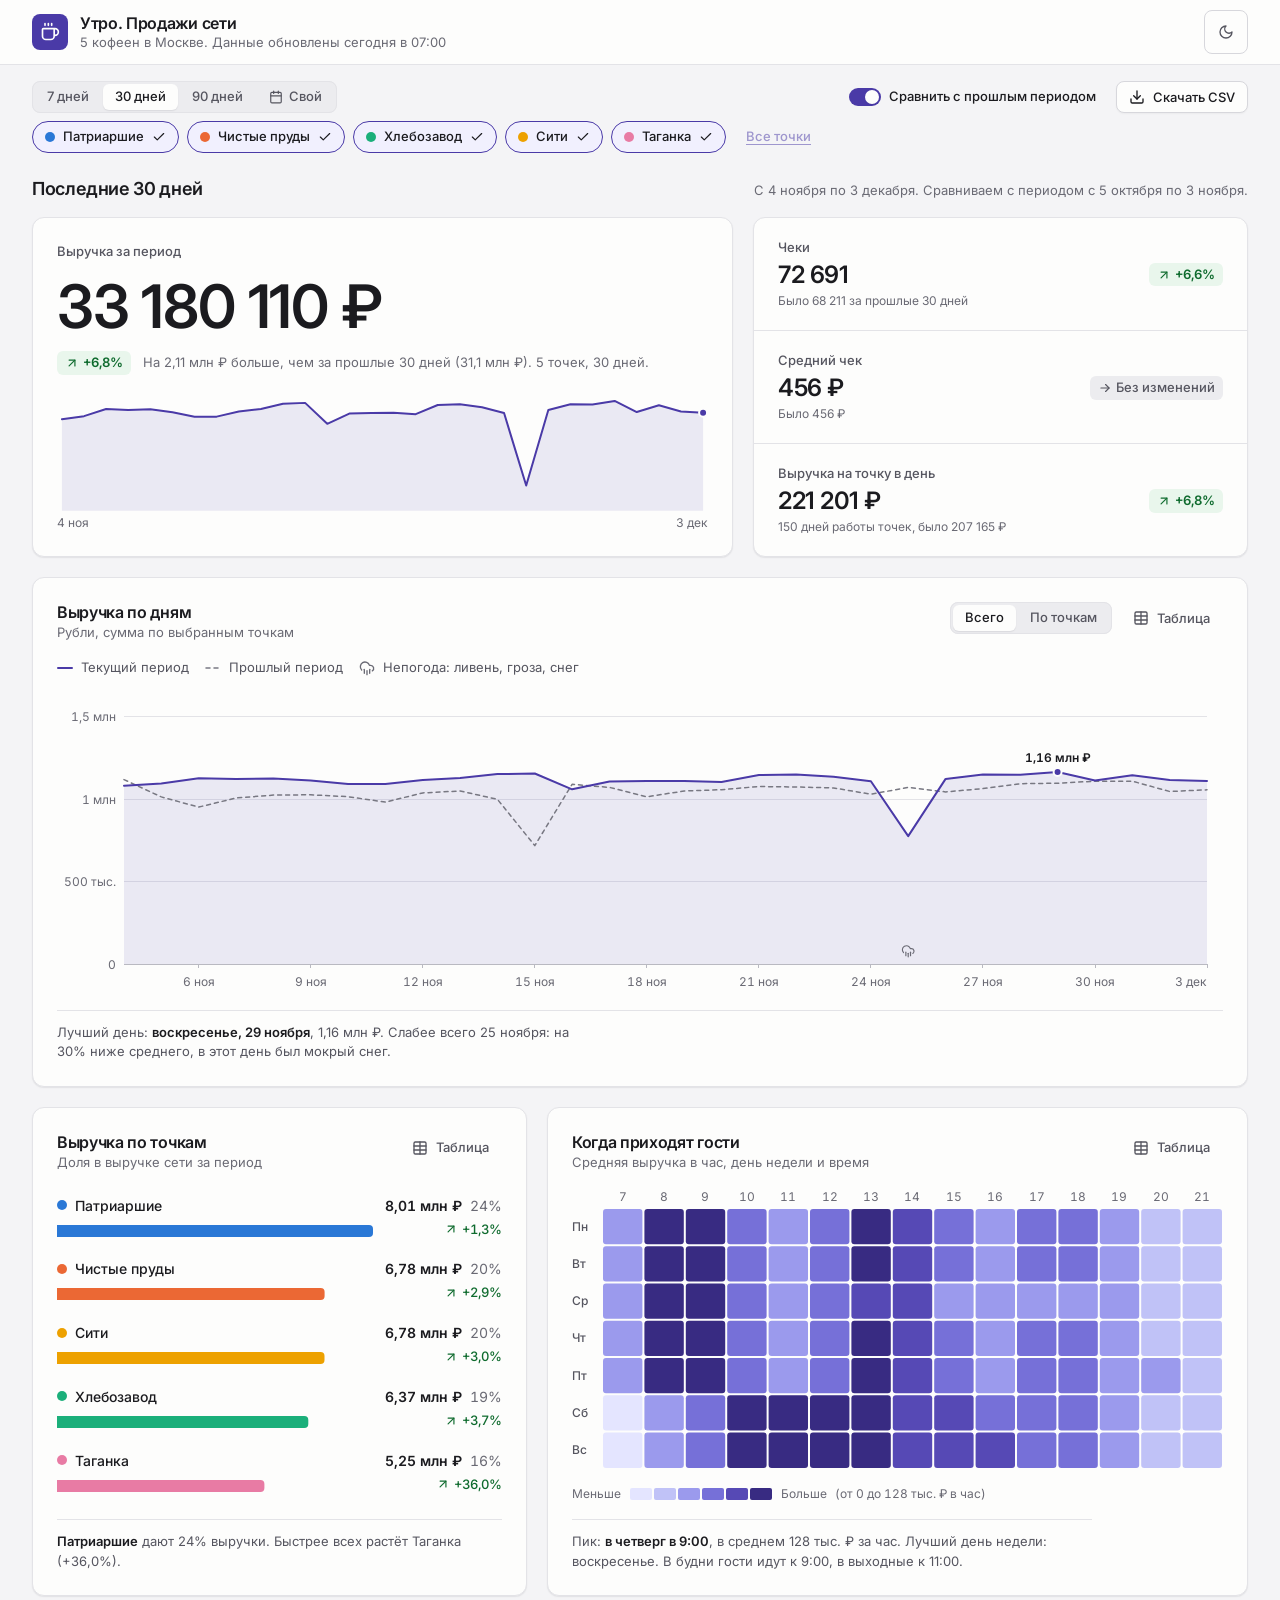
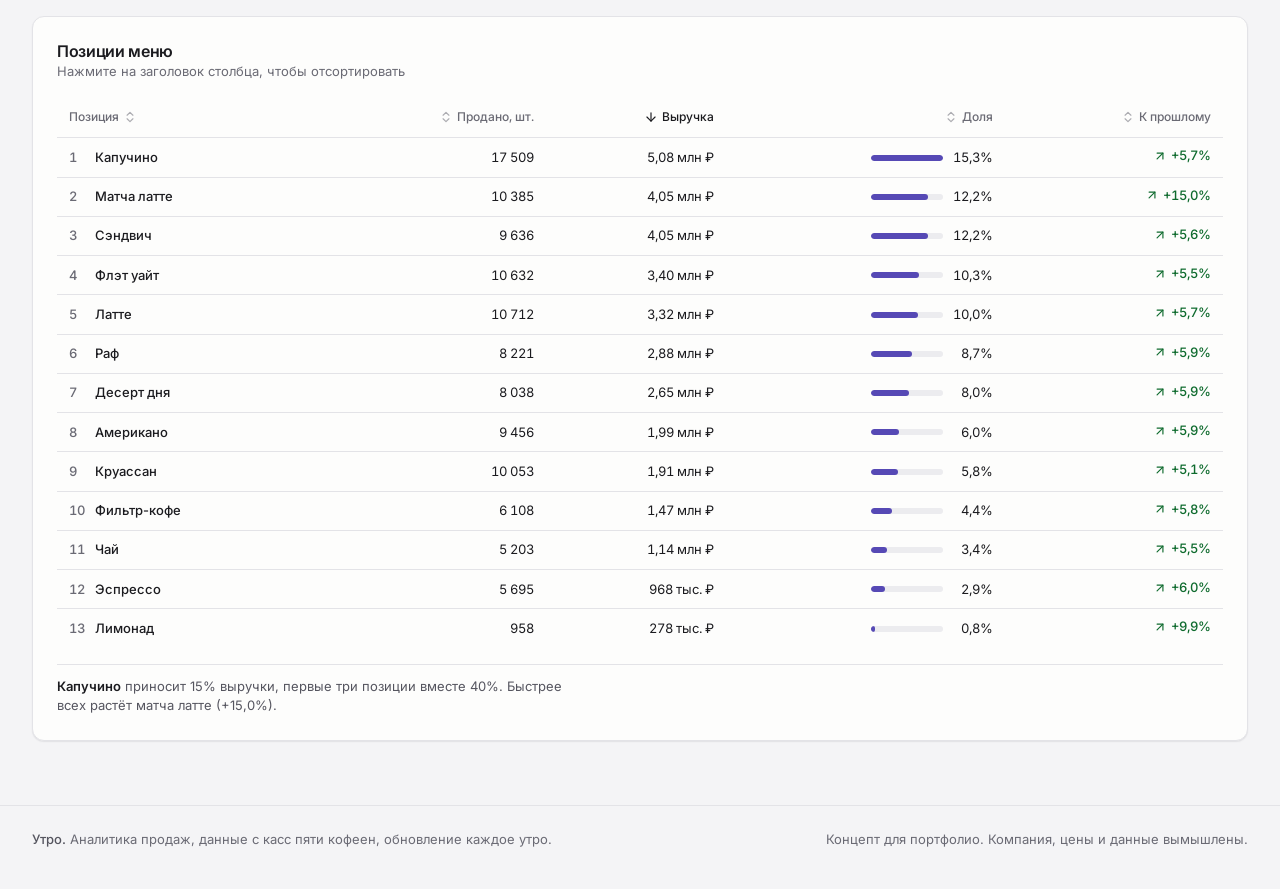
<file: apps/dashboard/index.html>
<!doctype html>
<html lang="ru">
<head>
  <meta charset="utf-8">
  <meta name="viewport" content="width=device-width, initial-scale=1">
  <title>Утро. Аналитика продаж сети кофеен</title>
  <meta name="description" content="Дашборд продаж сети кофеен «Утро»: выручка, чеки, точки, часы пик и позиции меню. Концепт для портфолио.">
  <script>
    /* Тема до первой отрисовки, чтобы не мигало. */
    (function () {
      try {
        var t = localStorage.getItem('utro-theme');
        if (t === 'dark' || t === 'light') document.documentElement.setAttribute('data-theme', t);
      } catch (e) { /* хранилище недоступно: работаем по настройке системы */ }
    })();
  </script>
  <link rel="preconnect" href="https://fonts.googleapis.com">
  <link rel="preconnect" href="https://fonts.gstatic.com" crossorigin>
  <link rel="stylesheet" href="https://fonts.googleapis.com/css2?family=Inter:wght@400;500;600;700&amp;display=swap">
  <link rel="stylesheet" href="css/style.css">
</head>
<body>
  <svg aria-hidden="true" focusable="false" style="display:none">
    <symbol id="i-coffee" viewBox="0 0 24 24"><path d="M10 2v2"/><path d="M14 2v2"/><path d="M16 8a1 1 0 0 1 1 1v8a4 4 0 0 1-4 4H7a4 4 0 0 1-4-4V9a1 1 0 0 1 1-1h14a4 4 0 1 1 0 8h-1"/><path d="M6 2v2"/></symbol>
    <symbol id="i-sun" viewBox="0 0 24 24"><circle cx="12" cy="12" r="4"/><path d="M12 2v2"/><path d="M12 20v2"/><path d="m4.93 4.93 1.41 1.41"/><path d="m17.66 17.66 1.41 1.41"/><path d="M2 12h2"/><path d="M20 12h2"/><path d="m6.34 17.66-1.41 1.41"/><path d="m19.07 4.93-1.41 1.41"/></symbol>
    <symbol id="i-moon" viewBox="0 0 24 24"><path d="M12 3a6 6 0 0 0 9 9 9 9 0 1 1-9-9Z"/></symbol>
    <symbol id="i-download" viewBox="0 0 24 24"><path d="M21 15v4a2 2 0 0 1-2 2H5a2 2 0 0 1-2-2v-4"/><path d="m7 10 5 5 5-5"/><path d="M12 15V3"/></symbol>
    <symbol id="i-check" viewBox="0 0 24 24"><path d="M20 6 9 17l-5-5"/></symbol>
    <symbol id="i-up" viewBox="0 0 24 24"><path d="M7 17 17 7"/><path d="M7 7h10v10"/></symbol>
    <symbol id="i-down" viewBox="0 0 24 24"><path d="m7 7 10 10"/><path d="M17 7v10H7"/></symbol>
    <symbol id="i-flat" viewBox="0 0 24 24"><path d="M5 12h14"/><path d="m13 6 6 6-6 6"/></symbol>
    <symbol id="i-table" viewBox="0 0 24 24"><path d="M12 3v18"/><rect width="18" height="18" x="3" y="3" rx="2"/><path d="M3 9h18"/><path d="M3 15h18"/></symbol>
    <symbol id="i-info" viewBox="0 0 24 24"><circle cx="12" cy="12" r="10"/><path d="M12 16v-4"/><path d="M12 8h.01"/></symbol>
    <symbol id="i-alert" viewBox="0 0 24 24"><circle cx="12" cy="12" r="10"/><path d="M12 8v4"/><path d="M12 16h.01"/></symbol>
    <symbol id="i-sort" viewBox="0 0 24 24"><path d="m7 15 5 5 5-5"/><path d="m7 9 5-5 5 5"/></symbol>
    <symbol id="i-arrow-up" viewBox="0 0 24 24"><path d="m5 12 7-7 7 7"/><path d="M12 19V5"/></symbol>
    <symbol id="i-arrow-down" viewBox="0 0 24 24"><path d="M12 5v14"/><path d="m19 12-7 7-7-7"/></symbol>
    <symbol id="i-pin" viewBox="0 0 24 24"><path d="M20 10c0 4.993-5.539 10.193-7.399 11.799a1 1 0 0 1-1.202 0C9.539 20.193 4 14.993 4 10a8 8 0 0 1 16 0"/><circle cx="12" cy="10" r="3"/></symbol>
    <symbol id="i-calendar" viewBox="0 0 24 24"><path d="M8 2v4"/><path d="M16 2v4"/><rect width="18" height="18" x="3" y="4" rx="2"/><path d="M3 10h18"/></symbol>
    <symbol id="i-rain" viewBox="0 0 24 24"><path d="M4 14.899A7 7 0 1 1 15.71 8h1.79a4.5 4.5 0 0 1 2.5 8.242"/><path d="M16 14v6"/><path d="M8 14v6"/><path d="M12 16v6"/></symbol>
    <symbol id="i-chart" viewBox="0 0 24 24"><path d="M3 3v16a2 2 0 0 0 2 2h16"/><path d="m19 9-5 5-4-4-3 3"/></symbol>
  </svg>

  <a class="skip-link" href="#main">Перейти к показателям</a>

  <header class="topbar">
    <div class="topbar__inner container">
      <div class="brand">
        <span class="brand__mark" aria-hidden="true"><svg class="icon icon--lg"><use href="#i-coffee"/></svg></span>
        <div class="brand__text">
          <h1 class="brand__title">Утро. Продажи сети</h1>
          <p class="brand__meta">5 кофеен в Москве. Данные обновлены сегодня в <span id="updated-at">07:00</span></p>
        </div>
      </div>
      <button type="button" class="icon-btn theme-toggle" id="theme-toggle" aria-pressed="false" aria-label="Тёмная тема">
        <svg class="icon icon-moon" aria-hidden="true"><use href="#i-moon"/></svg>
        <svg class="icon icon-sun" aria-hidden="true"><use href="#i-sun"/></svg>
      </button>
    </div>
  </header>

  <section class="filters container" aria-label="Фильтры">
    <div class="filters__row">
      <fieldset class="segmented" id="period">
        <legend class="sr-only">Период</legend>
        <label class="seg"><input class="seg__input" type="radio" name="period" value="7"><span class="seg__label">7 дней</span></label>
        <label class="seg"><input class="seg__input" type="radio" name="period" value="30" checked><span class="seg__label">30 дней</span></label>
        <label class="seg"><input class="seg__input" type="radio" name="period" value="90"><span class="seg__label">90 дней</span></label>
        <label class="seg"><input class="seg__input" type="radio" name="period" value="custom"><span class="seg__label"><svg class="icon icon--sm" aria-hidden="true"><use href="#i-calendar"/></svg>Свой</span></label>
      </fieldset>

      <div class="range" id="custom-range" hidden>
        <div class="field">
          <label class="field__label" for="date-from">С</label>
          <input class="input" type="date" id="date-from" aria-describedby="range-error">
        </div>
        <div class="field">
          <label class="field__label" for="date-to">По</label>
          <input class="input" type="date" id="date-to" aria-describedby="range-error">
        </div>
        <p class="field-error" id="range-error" role="alert" hidden></p>
      </div>

      <div class="chips" role="group" aria-label="Точки" id="store-chips"></div>
      <button type="button" class="link-btn" id="stores-all">Все точки</button>
    </div>

    <div class="filters__end">
      <button type="button" class="switch" role="switch" aria-checked="true" id="compare">
        <span class="switch__track" aria-hidden="true"><span class="switch__thumb"></span></span>
        Сравнить с прошлым периодом
      </button>
      <button type="button" class="btn btn--secondary" id="export">
        <svg class="icon" aria-hidden="true"><use href="#i-download"/></svg>
        Скачать CSV
      </button>
    </div>
  </section>

  <main id="main" class="main container" tabindex="-1">
    <div class="context">
      <h2 class="context__range" id="range-title">Последние 30 дней</h2>
      <p class="context__compare" id="range-compare"></p>
    </div>

    <div class="notice" id="notice" hidden>
      <svg class="icon" aria-hidden="true"><use href="#i-info"/></svg>
      <p id="notice-text"></p>
    </div>

    <div class="empty" id="empty" hidden>
      <div class="empty__inner">
        <span class="empty__icon" aria-hidden="true"><svg class="icon icon--lg"><use href="#i-pin"/></svg></span>
        <h2 class="empty__title" id="empty-title"></h2>
        <p class="empty__text" id="empty-text"></p>
        <div class="empty__actions" id="empty-actions"></div>
      </div>
    </div>

    <div class="dash" id="dash">
      <!-- Ведущий показатель -->
      <section class="card kpi-hero span-7" aria-labelledby="kpi-rev-label">
        <h2 class="kpi-hero__label" id="kpi-rev-label">Выручка за период</h2>
        <p class="kpi-hero__value" id="kpi-rev">0 ₽</p>
        <div class="kpi-hero__foot" id="kpi-rev-delta"></div>
        <div class="kpi-hero__spark" aria-hidden="true"><div class="kpi-hero__spark-box" id="kpi-spark"></div><div class="kpi-hero__spark-axis" id="kpi-spark-axis"></div></div>
      </section>

      <!-- Второстепенные показатели -->
      <section class="card kpi-list span-5" aria-label="Другие показатели">
        <dl class="kpi-list__items">
          <div class="kpi">
            <dt class="kpi__label">Чеки</dt>
            <dd class="kpi__value" id="kpi-checks">0</dd>
            <dd class="kpi__delta" id="kpi-checks-delta"></dd>
            <dd class="kpi__hint" id="kpi-checks-hint"></dd>
          </div>
          <div class="kpi">
            <dt class="kpi__label">Средний чек</dt>
            <dd class="kpi__value" id="kpi-avg">0 ₽</dd>
            <dd class="kpi__delta" id="kpi-avg-delta"></dd>
            <dd class="kpi__hint" id="kpi-avg-hint"></dd>
          </div>
          <div class="kpi">
            <dt class="kpi__label">Выручка на точку в день</dt>
            <dd class="kpi__value" id="kpi-perstore">0 ₽</dd>
            <dd class="kpi__delta" id="kpi-perstore-delta"></dd>
            <dd class="kpi__hint" id="kpi-perstore-hint"></dd>
          </div>
        </dl>
      </section>

      <!-- Главный график -->
      <section class="card card--wide span-12" aria-labelledby="main-title">
        <div class="card__head">
          <div class="card__titles">
            <h2 class="card__title" id="main-title">Выручка по дням</h2>
            <p class="card__sub" id="main-sub">Рубли, все выбранные точки</p>
          </div>
          <div class="card__tools">
            <fieldset class="segmented" id="main-mode">
              <legend class="sr-only">Разбивка графика</legend>
              <label class="seg"><input class="seg__input" type="radio" name="main-mode" value="total" checked><span class="seg__label">Всего</span></label>
              <label class="seg"><input class="seg__input" type="radio" name="main-mode" value="stores"><span class="seg__label">По точкам</span></label>
            </fieldset>
            <button type="button" class="btn btn--ghost" data-table-toggle="main" aria-pressed="false">
              <svg class="icon" aria-hidden="true"><use href="#i-table"/></svg>Таблица
            </button>
          </div>
        </div>
        <div class="legend" id="main-legend"></div>
        <div class="plot plot--interactive" id="main-plot" tabindex="0" role="group" aria-roledescription="график" aria-label="Выручка по дням. Стрелки влево и вправо выбирают точку на графике."></div>
        <p class="sr-only" id="main-readout" aria-live="polite"></p>
        <div class="table-scroll" id="main-table" tabindex="0" role="region" aria-label="Выручка по дням, таблица" hidden></div>
        <p class="insight" id="main-insight"></p>
      </section>

      <!-- Выручка по точкам -->
      <section class="card span-5" aria-labelledby="stores-title">
        <div class="card__head">
          <div class="card__titles">
            <h2 class="card__title" id="stores-title">Выручка по точкам</h2>
            <p class="card__sub" id="stores-sub">Доля в выручке сети за период</p>
          </div>
          <div class="card__tools">
            <button type="button" class="btn btn--ghost" data-table-toggle="stores" aria-pressed="false">
              <svg class="icon" aria-hidden="true"><use href="#i-table"/></svg>Таблица
            </button>
          </div>
        </div>
        <div class="plot plot--fill" id="stores-plot"></div>
        <div class="table-scroll table-scroll--free" id="stores-table" hidden></div>
        <p class="insight" id="stores-insight"></p>
      </section>

      <!-- Тепловая карта -->
      <section class="card span-7" aria-labelledby="heat-title">
        <div class="card__head">
          <div class="card__titles">
            <h2 class="card__title" id="heat-title">Когда приходят гости</h2>
            <p class="card__sub">Средняя выручка в час, день недели и время</p>
          </div>
          <div class="card__tools">
            <button type="button" class="btn btn--ghost" data-table-toggle="heat" aria-pressed="false">
              <svg class="icon" aria-hidden="true"><use href="#i-table"/></svg>Таблица
            </button>
          </div>
        </div>
        <div class="plot plot--interactive" id="heat-plot" tabindex="0" role="group" aria-roledescription="тепловая карта" aria-label="Выручка по дням недели и часам. Стрелки выбирают ячейку."></div>
        <p class="sr-only" id="heat-readout" aria-live="polite"></p>
        <div class="scale" id="heat-scale"></div>
        <div class="table-scroll" id="heat-table" tabindex="0" role="region" aria-label="Выручка по дням недели и часам, таблица" hidden></div>
        <p class="insight" id="heat-insight"></p>
      </section>

      <!-- Топ позиций -->
      <section class="card card--wide span-12" aria-labelledby="items-title">
        <div class="card__head">
          <div class="card__titles">
            <h2 class="card__title" id="items-title">Позиции меню</h2>
            <p class="card__sub">Нажмите на заголовок столбца, чтобы отсортировать</p>
          </div>
        </div>
        <div class="table-scroll table-scroll--free items-table-wrap">
          <table class="data-table" id="items-table">
            <caption class="sr-only">Продажи позиций меню за период</caption>
            <thead>
              <tr>
                <th scope="col" data-sort="name" aria-sort="none"><button type="button" class="sort-btn">Позиция<svg class="icon icon--sm" aria-hidden="true"><use href="#i-sort"/></svg></button></th>
                <th scope="col" class="is-num col-qty" data-sort="qty" aria-sort="none"><button type="button" class="sort-btn">Продано, шт.<svg class="icon icon--sm" aria-hidden="true"><use href="#i-sort"/></svg></button></th>
                <th scope="col" class="is-num" data-sort="rev" aria-sort="descending"><button type="button" class="sort-btn">Выручка<svg class="icon icon--sm" aria-hidden="true"><use href="#i-arrow-down"/></svg></button></th>
                <th scope="col" class="is-num" data-sort="share" aria-sort="none"><button type="button" class="sort-btn">Доля<svg class="icon icon--sm" aria-hidden="true"><use href="#i-sort"/></svg></button></th>
                <th scope="col" class="is-num col-delta" data-sort="delta" aria-sort="none"><button type="button" class="sort-btn">К прошлому<svg class="icon icon--sm" aria-hidden="true"><use href="#i-sort"/></svg></button></th>
              </tr>
            </thead>
            <tbody id="items-body"></tbody>
          </table>
        </div>
        <p class="insight" id="items-insight"></p>
      </section>
    </div>
  </main>

  <footer class="footer container">
    <p><strong>Утро.</strong> Аналитика продаж, данные с касс пяти кофеен, обновление каждое утро.</p>
    <p>Концепт для портфолио. Компания, цены и данные вымышлены.</p>
  </footer>

  <p class="sr-only" id="live" aria-live="polite"></p>

  <script src="js/data.js"></script>
  <script src="js/app.js"></script>
</body>
</html>
</file>
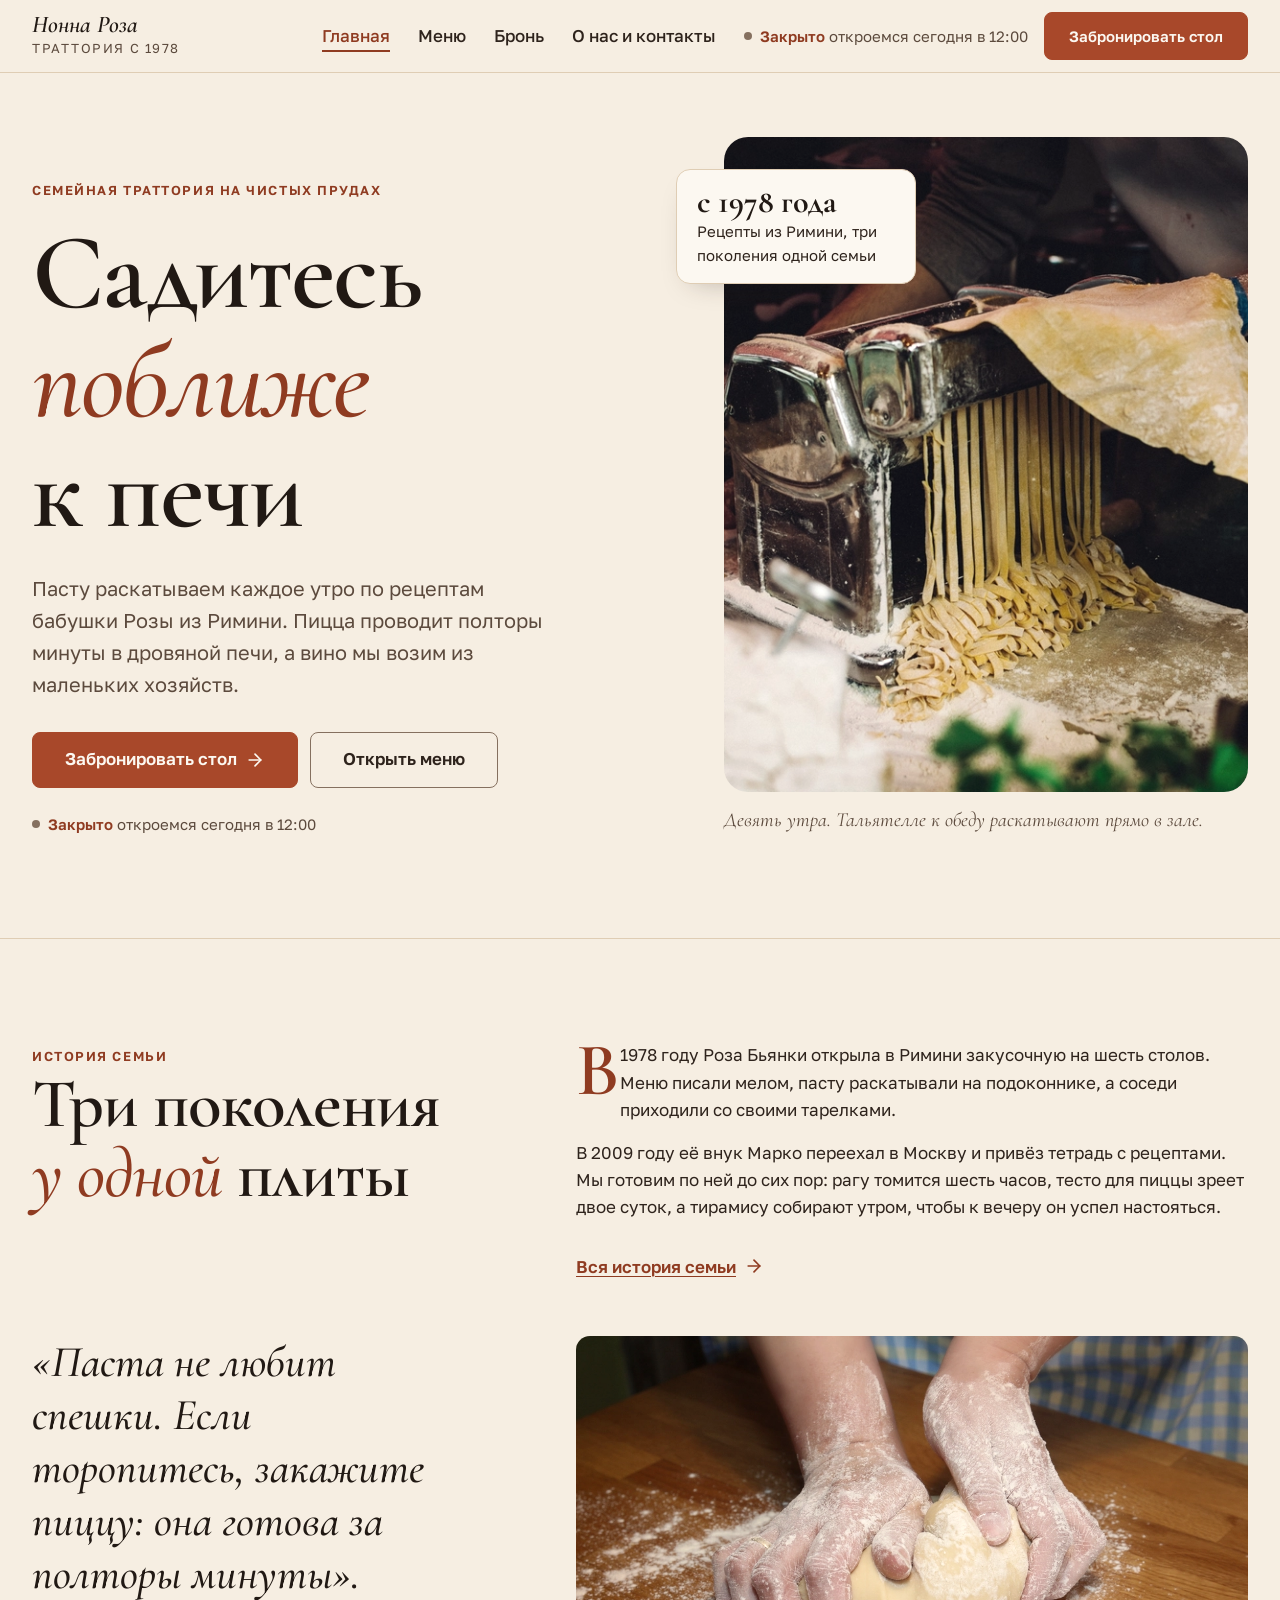
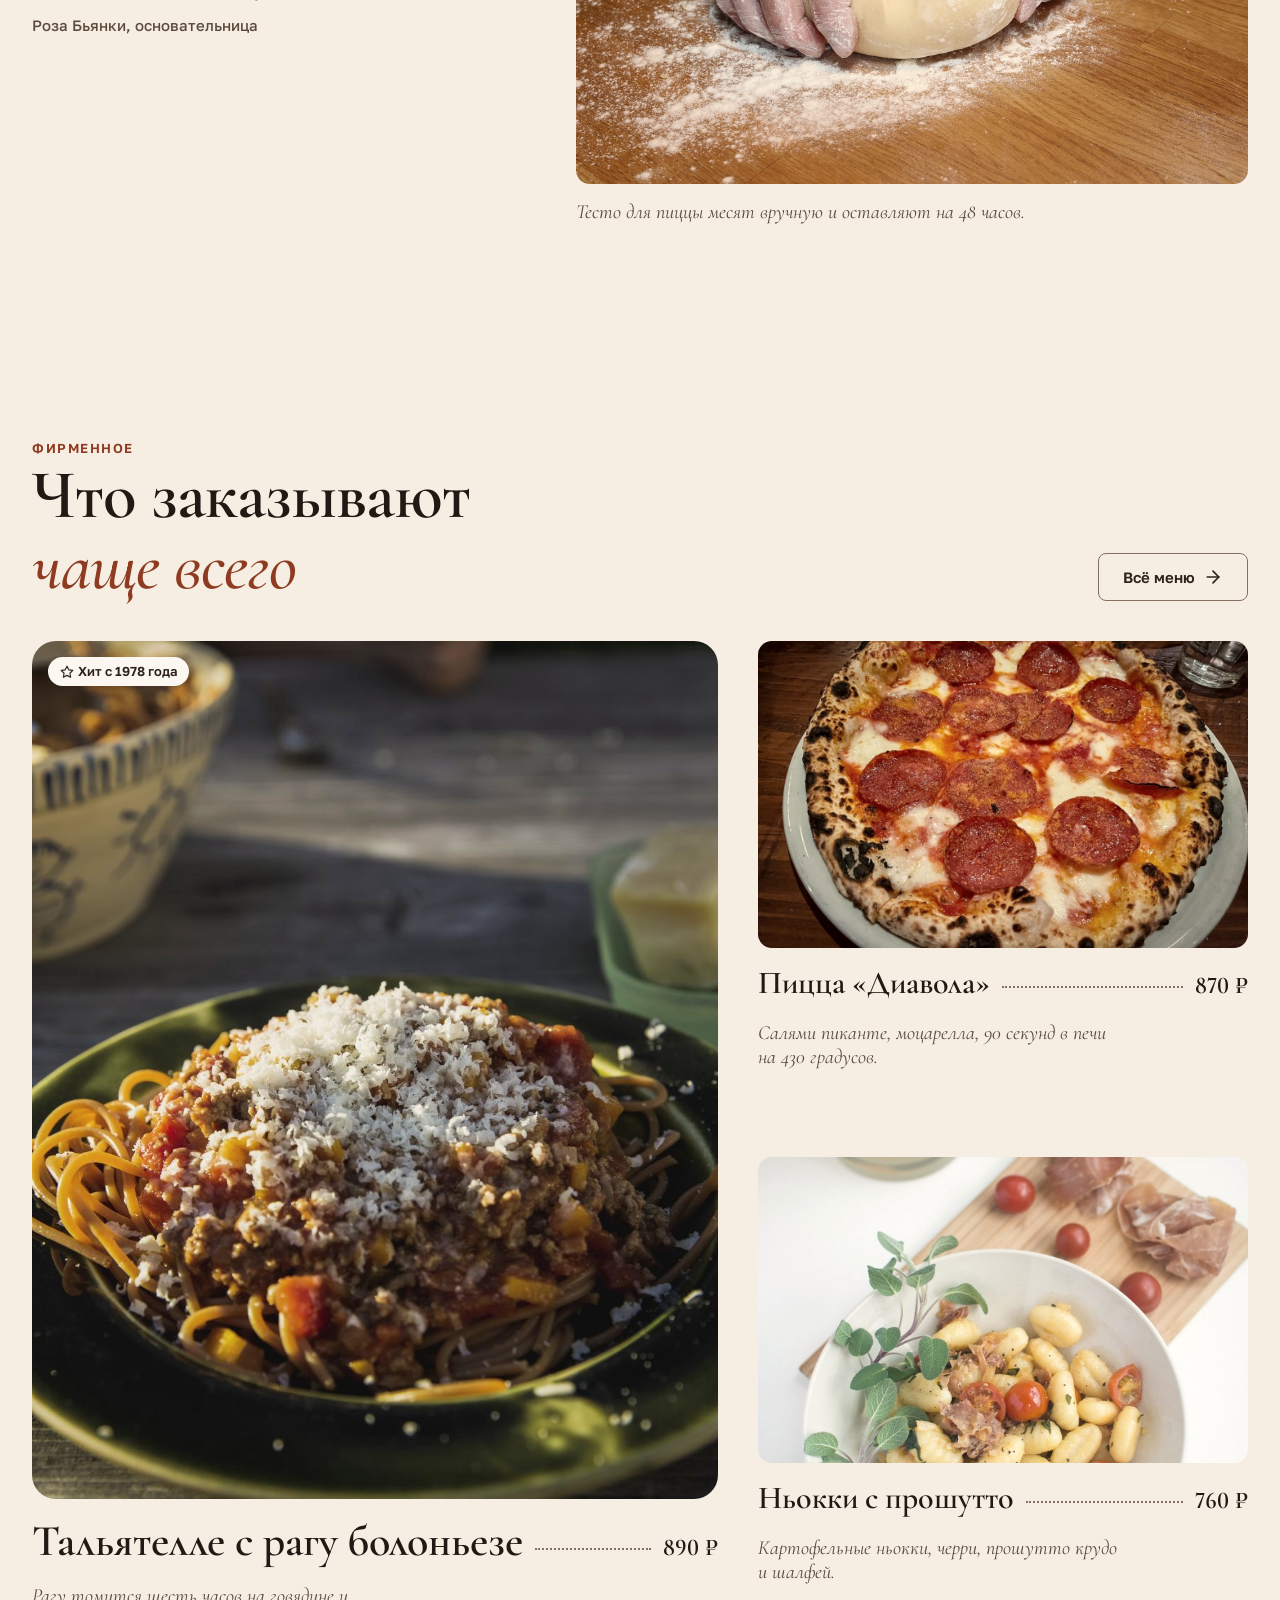
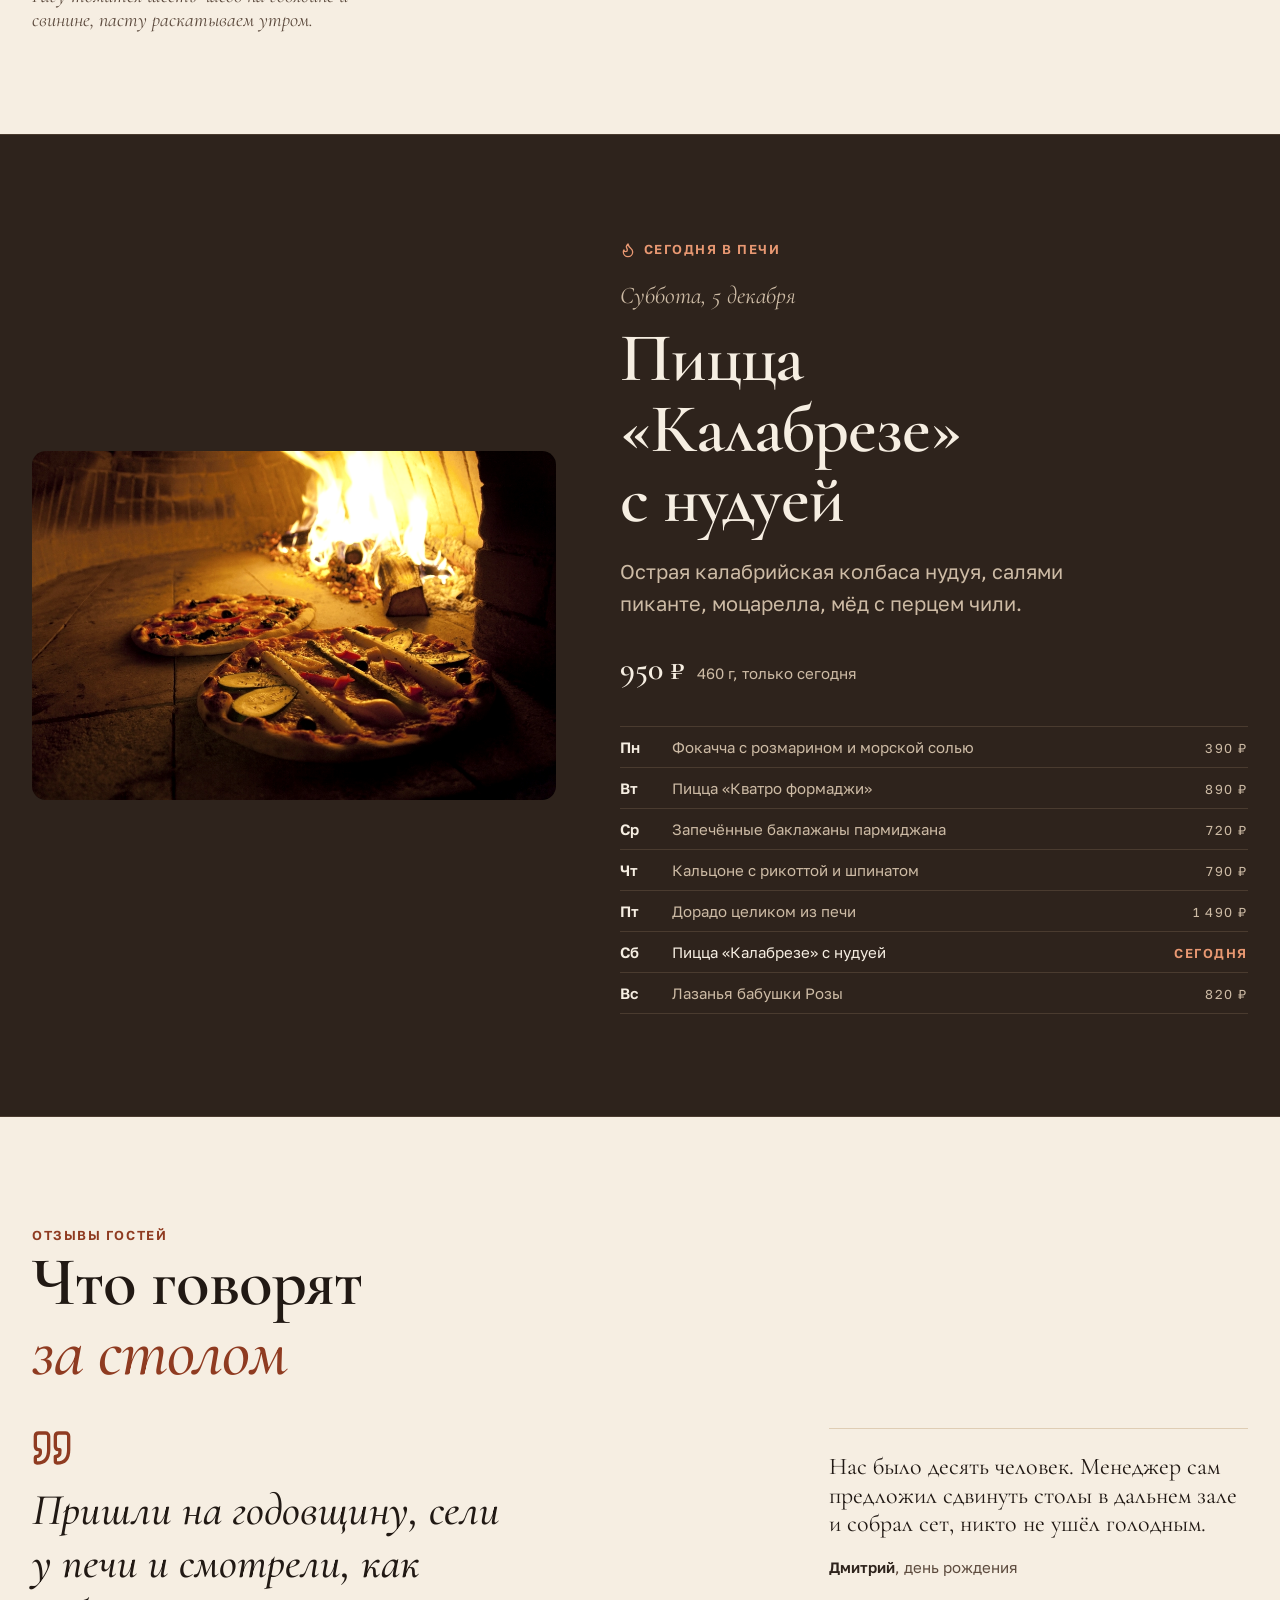
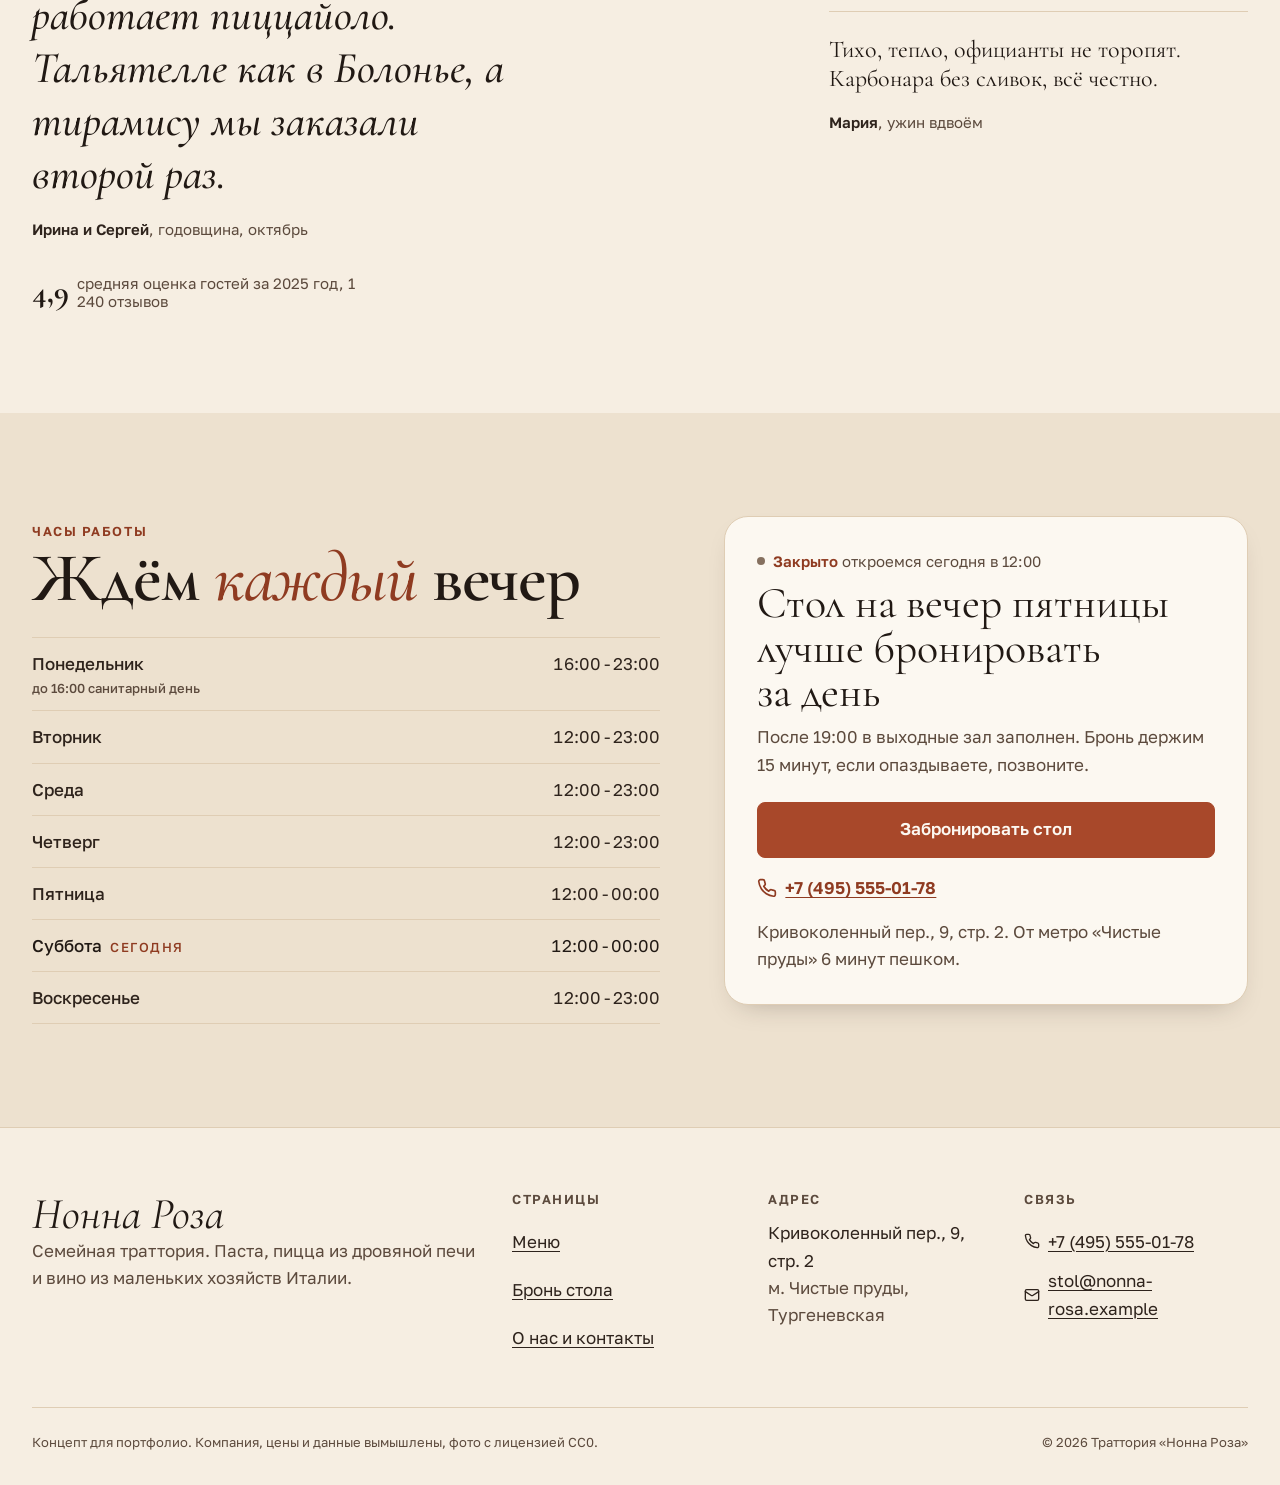
<file: apps/restaurant/index.html>
<!doctype html>
<html lang="ru">
<head>
  <meta charset="utf-8">
  <meta name="viewport" content="width=device-width, initial-scale=1">
  <title>Нонна Роза: семейная траттория, паста и пицца из дровяной печи</title>
  <meta name="description" content="Семейная итальянская траттория в Москве на Чистых прудах. Домашняя паста каждое утро, пицца из дровяной печи, бронь стола онлайн.">
  <meta name="theme-color" content="#f6eee2" media="(prefers-color-scheme: light)"> <!-- ds-allow-hardcode: цвет панели браузера -->
  <meta name="theme-color" content="#1c1511" media="(prefers-color-scheme: dark)"> <!-- ds-allow-hardcode: цвет панели браузера -->
  <link rel="preconnect" href="https://fonts.googleapis.com">
  <link rel="preconnect" href="https://fonts.gstatic.com" crossorigin>
  <link rel="stylesheet" href="https://fonts.googleapis.com/css2?family=Cormorant+Garamond:ital,wght@0,500;0,600;0,700;1,400;1,500;1,600&family=Golos+Text:wght@400;500;600&display=swap">
  <link rel="stylesheet" href="css/style.css">
</head>
<body>
  <script src="js/icons.js"></script>
  <a class="skip-link" href="#main">Перейти к содержанию</a>

  <header class="site-header">
    <div class="container site-header__inner">
      <a class="logo" href="index.html">
        <span class="logo__name">Нонна Роза</span>
        <span class="logo__sub">траттория с 1978</span>
      </a>
      <nav class="nav" aria-label="Основная навигация">
        <ul class="nav__list">
          <li><a class="nav__link" href="index.html" aria-current="page">Главная</a></li>
          <li><a class="nav__link" href="menu.html">Меню</a></li>
          <li><a class="nav__link" href="booking.html">Бронь</a></li>
          <li><a class="nav__link" href="about.html">О нас и контакты</a></li>
        </ul>
      </nav>
      <p class="status header-status" data-status><span class="status__dot" aria-hidden="true"></span><span><span class="status__word">Ежедневно</span> <span class="status__rest">с 12:00</span></span></p>
      <a class="btn btn--primary header-cta" href="booking.html">Забронировать стол</a>
      <button class="burger" type="button" data-nav-toggle aria-expanded="false" aria-controls="mobile-nav" aria-label="Навигация по сайту">
        <svg class="icon icon-open" aria-hidden="true"><use href="#i-menu"></use></svg>
        <svg class="icon icon-close" aria-hidden="true"><use href="#i-x"></use></svg>
      </button>
    </div>
    <nav class="mobile-nav" id="mobile-nav" aria-label="Навигация на телефоне" hidden>
      <div class="container">
        <ul class="mobile-nav__list">
          <li><a class="mobile-nav__link" href="index.html" aria-current="page">Главная</a></li>
          <li><a class="mobile-nav__link" href="menu.html">Меню</a></li>
          <li><a class="mobile-nav__link" href="booking.html">Бронь стола</a></li>
          <li><a class="mobile-nav__link" href="about.html">О нас и контакты</a></li>
        </ul>
        <div class="mobile-nav__foot">
          <p class="status" data-status><span class="status__dot" aria-hidden="true"></span><span><span class="status__word">Ежедневно</span> <span class="status__rest">с 12:00</span></span></p>
          <a class="btn btn--primary btn--lg" href="booking.html">Забронировать стол</a>
          <a class="btn btn--secondary btn--lg" href="tel:+74955550178"><svg class="icon" aria-hidden="true"><use href="#i-phone"></use></svg>+7 (495) 555-01-78</a>
        </div>
      </div>
    </nav>
  </header>

  <main id="main">
    <!-- Первый экран -->
    <section class="hero" aria-labelledby="hero-title">
      <div class="container hero__grid">
        <div class="hero__text">
          <p class="eyebrow">Семейная траттория на Чистых прудах</p>
          <h1 class="display" id="hero-title">Садитесь <em>поближе</em> к печи</h1>
          <p class="hero__lead">Пасту раскатываем каждое утро по рецептам бабушки Розы из Римини. Пицца проводит полторы минуты в дровяной печи, а вино мы возим из маленьких хозяйств.</p>
          <div class="hero__actions">
            <a class="btn btn--primary btn--lg" href="booking.html">Забронировать стол <svg class="icon" aria-hidden="true"><use href="#i-arrow-right"></use></svg></a>
            <a class="btn btn--secondary btn--lg" href="menu.html">Открыть меню</a>
          </div>
          <p class="status hero__status" data-status><span class="status__dot" aria-hidden="true"></span><span><span class="status__word">Ежедневно</span> <span class="status__rest">с 12:00</span></span></p>
        </div>
        <figure class="hero__figure">
          <img class="hero__img photo" src="img/hero-pasta.webp" width="1024" height="683" alt="Руки повара пропускают раскатанное тесто через машинку для пасты, из неё выходят тонкие тальятелле" fetchpriority="high">
          <p class="hero__stamp"><strong>с 1978 года</strong>Рецепты из Римини, три поколения одной семьи</p>
          <figcaption class="caption">Девять утра. Тальятелле к обеду раскатывают прямо в зале.</figcaption>
        </figure>
      </div>
    </section>

    <!-- История семьи -->
    <section class="section story" aria-labelledby="story-title">
      <div class="container story__grid">
        <div>
          <p class="eyebrow">История семьи</p>
          <h2 class="section-title" id="story-title">Три поколения <em>у одной</em> плиты</h2>
        </div>
        <div class="story__body prose">
          <p class="dropcap">В 1978 году Роза Бьянки открыла в Римини закусочную на шесть столов. Меню писали мелом, пасту раскатывали на подоконнике, а соседи приходили со своими тарелками.</p>
          <p>В 2009 году её внук Марко переехал в Москву и привёз тетрадь с рецептами. Мы готовим по ней до сих пор: рагу томится шесть часов, тесто для пиццы зреет двое суток, а тирамису собирают утром, чтобы к вечеру он успел настояться.</p>
          <a class="story__link" href="about.html">Вся история семьи <svg class="icon" aria-hidden="true"><use href="#i-arrow-right"></use></svg></a>
        </div>
        <blockquote class="story__quote">
          <p>«Паста не любит спешки. Если торопитесь, закажите пиццу: она готова за полторы минуты».</p>
          <footer>Роза Бьянки, основательница</footer>
        </blockquote>
        <figure class="story__figure">
          <img class="photo" src="img/kneading.webp" width="1024" height="683" alt="Руки в муке месят тесто на деревянном столе" loading="lazy">
          <figcaption class="caption">Тесто для пиццы месят вручную и оставляют на 48 часов.</figcaption>
        </figure>
      </div>
    </section>

    <!-- Фирменные блюда -->
    <section class="section signatures" aria-labelledby="sig-title">
      <div class="container">
        <div class="signatures__head">
          <div>
            <p class="eyebrow">Фирменное</p>
            <h2 class="section-title" id="sig-title">Что заказывают <em>чаще всего</em></h2>
          </div>
          <a class="btn btn--secondary" href="menu.html">Всё меню <svg class="icon" aria-hidden="true"><use href="#i-arrow-right"></use></svg></a>
        </div>
        <ul class="signatures__grid" id="signatures"></ul>
        <noscript><p class="lead">Фирменные блюда: тальятелле с рагу, пицца «Диавола», ньокки с прошутто. Полное меню на странице <a href="menu.html">«Меню»</a>.</p></noscript>
      </div>
    </section>

    <!-- Сегодня в печи -->
    <section class="section band" aria-labelledby="oven-title">
      <div class="container oven__grid">
        <figure class="oven__figure">
          <img class="photo" src="img/oven.webp" width="1024" height="683" alt="Две пиццы на поду дровяной печи, в глубине горят поленья" loading="lazy">
        </figure>
        <div>
          <p class="eyebrow"><svg class="icon icon--sm" aria-hidden="true"><use href="#i-flame"></use></svg>Сегодня в печи</p>
          <p class="oven__day" id="oven-day">Блюдо дня меняется каждый день</p>
          <h2 class="oven__name" id="oven-title">Блюдо из дровяной печи</h2>
          <p class="oven__desc" id="oven-desc">Каждый день недели пиццайоло Марко готовит в печи что-то одно, чего нет в основном меню.</p>
          <p class="oven__price" id="oven-price"></p>
          <ul class="week" id="oven-week" aria-label="Блюда из печи по дням недели"></ul>
        </div>
      </div>
    </section>

    <!-- Отзывы -->
    <section class="section reviews" aria-labelledby="reviews-title">
      <div class="container">
        <p class="eyebrow">Отзывы гостей</p>
        <h2 class="section-title" id="reviews-title">Что говорят <em>за столом</em></h2>
        <div class="reviews__grid">
          <figure class="review review--lead">
            <svg class="icon icon--xl" aria-hidden="true"><use href="#i-quote"></use></svg>
            <blockquote><p>Пришли на годовщину, сели у печи и смотрели, как работает пиццайоло. Тальятелле как в Болонье, а тирамису мы заказали второй раз.</p></blockquote>
            <figcaption><b>Ирина и Сергей</b>, годовщина, октябрь</figcaption>
            <p class="rating"><b>4,9</b> средняя оценка гостей за 2025 год, 1 240 отзывов</p>
          </figure>
          <div class="reviews__side">
            <figure class="review">
              <blockquote><p>Нас было десять человек. Менеджер сам предложил сдвинуть столы в дальнем зале и собрал сет, никто не ушёл голодным.</p></blockquote>
              <figcaption><b>Дмитрий</b>, день рождения</figcaption>
            </figure>
            <figure class="review">
              <blockquote><p>Тихо, тепло, официанты не торопят. Карбонара без сливок, всё честно.</p></blockquote>
              <figcaption><b>Мария</b>, ужин вдвоём</figcaption>
            </figure>
          </div>
        </div>
      </div>
    </section>

    <!-- Часы работы и бронь -->
    <section class="section visit" aria-labelledby="visit-title">
      <div class="container visit__grid">
        <div>
          <p class="eyebrow">Часы работы</p>
          <h2 class="section-title" id="visit-title">Ждём <em>каждый</em> вечер</h2>
          <ul class="hours" data-hours aria-label="Часы работы по дням недели">
            <li><span class="hours__day">Понедельник<span class="hours__note">до 16:00 санитарный день</span></span><span class="hours__time">16:00 - 23:00</span></li>
            <li><span class="hours__day">Вторник - воскресенье</span><span class="hours__time">12:00 - 23:00</span></li>
          </ul>
        </div>
        <div class="status-card">
          <p class="status" data-status><span class="status__dot" aria-hidden="true"></span><span><span class="status__word">Ежедневно</span> <span class="status__rest">с 12:00</span></span></p>
          <p class="status-card__big">Стол на вечер пятницы лучше бронировать за день</p>
          <p class="muted">После 19:00 в выходные зал заполнен. Бронь держим 15 минут, если опаздываете, позвоните.</p>
          <a class="btn btn--primary btn--lg btn--block" href="booking.html">Забронировать стол</a>
          <a class="status-card__phone" href="tel:+74955550178"><svg class="icon" aria-hidden="true"><use href="#i-phone"></use></svg>+7 (495) 555-01-78</a>
          <p class="muted">Кривоколенный пер., 9, стр. 2. От метро «Чистые пруды» 6 минут пешком.</p>
        </div>
      </div>
    </section>
  </main>

  <footer class="site-footer">
    <div class="container">
      <div class="footer__grid">
        <div>
          <p class="footer__brand">Нонна Роза</p>
          <p class="muted prose">Семейная траттория. Паста, пицца из дровяной печи и вино из маленьких хозяйств Италии.</p>
        </div>
        <div class="footer__col">
          <h2>Страницы</h2>
          <ul class="footer__list">
            <li><a href="menu.html">Меню</a></li>
            <li><a href="booking.html">Бронь стола</a></li>
            <li><a href="about.html">О нас и контакты</a></li>
          </ul>
        </div>
        <div class="footer__col">
          <h2>Адрес</h2>
          <p>Кривоколенный пер., 9, стр. 2</p>
          <p class="muted">м. Чистые пруды, Тургеневская</p>
        </div>
        <div class="footer__col">
          <h2>Связь</h2>
          <ul class="footer__list">
            <li><a href="tel:+74955550178"><svg class="icon icon--sm" aria-hidden="true"><use href="#i-phone"></use></svg>+7 (495) 555-01-78</a></li>
            <li><a href="mailto:stol@nonna-rosa.example"><svg class="icon icon--sm" aria-hidden="true"><use href="#i-mail"></use></svg>stol@nonna-rosa.example</a></li>
          </ul>
        </div>
      </div>
      <div class="footer__legal">
        <p>Концепт для портфолио. Компания, цены и данные вымышлены, фото с лицензией CC0.</p>
        <p>© <span data-year>2026</span> Траттория «Нонна Роза»</p>
      </div>
    </div>
  </footer>

  <script src="js/data.js"></script>
  <script src="js/common.js"></script>
  <script src="js/home.js"></script>
</body>
</html>
</file>
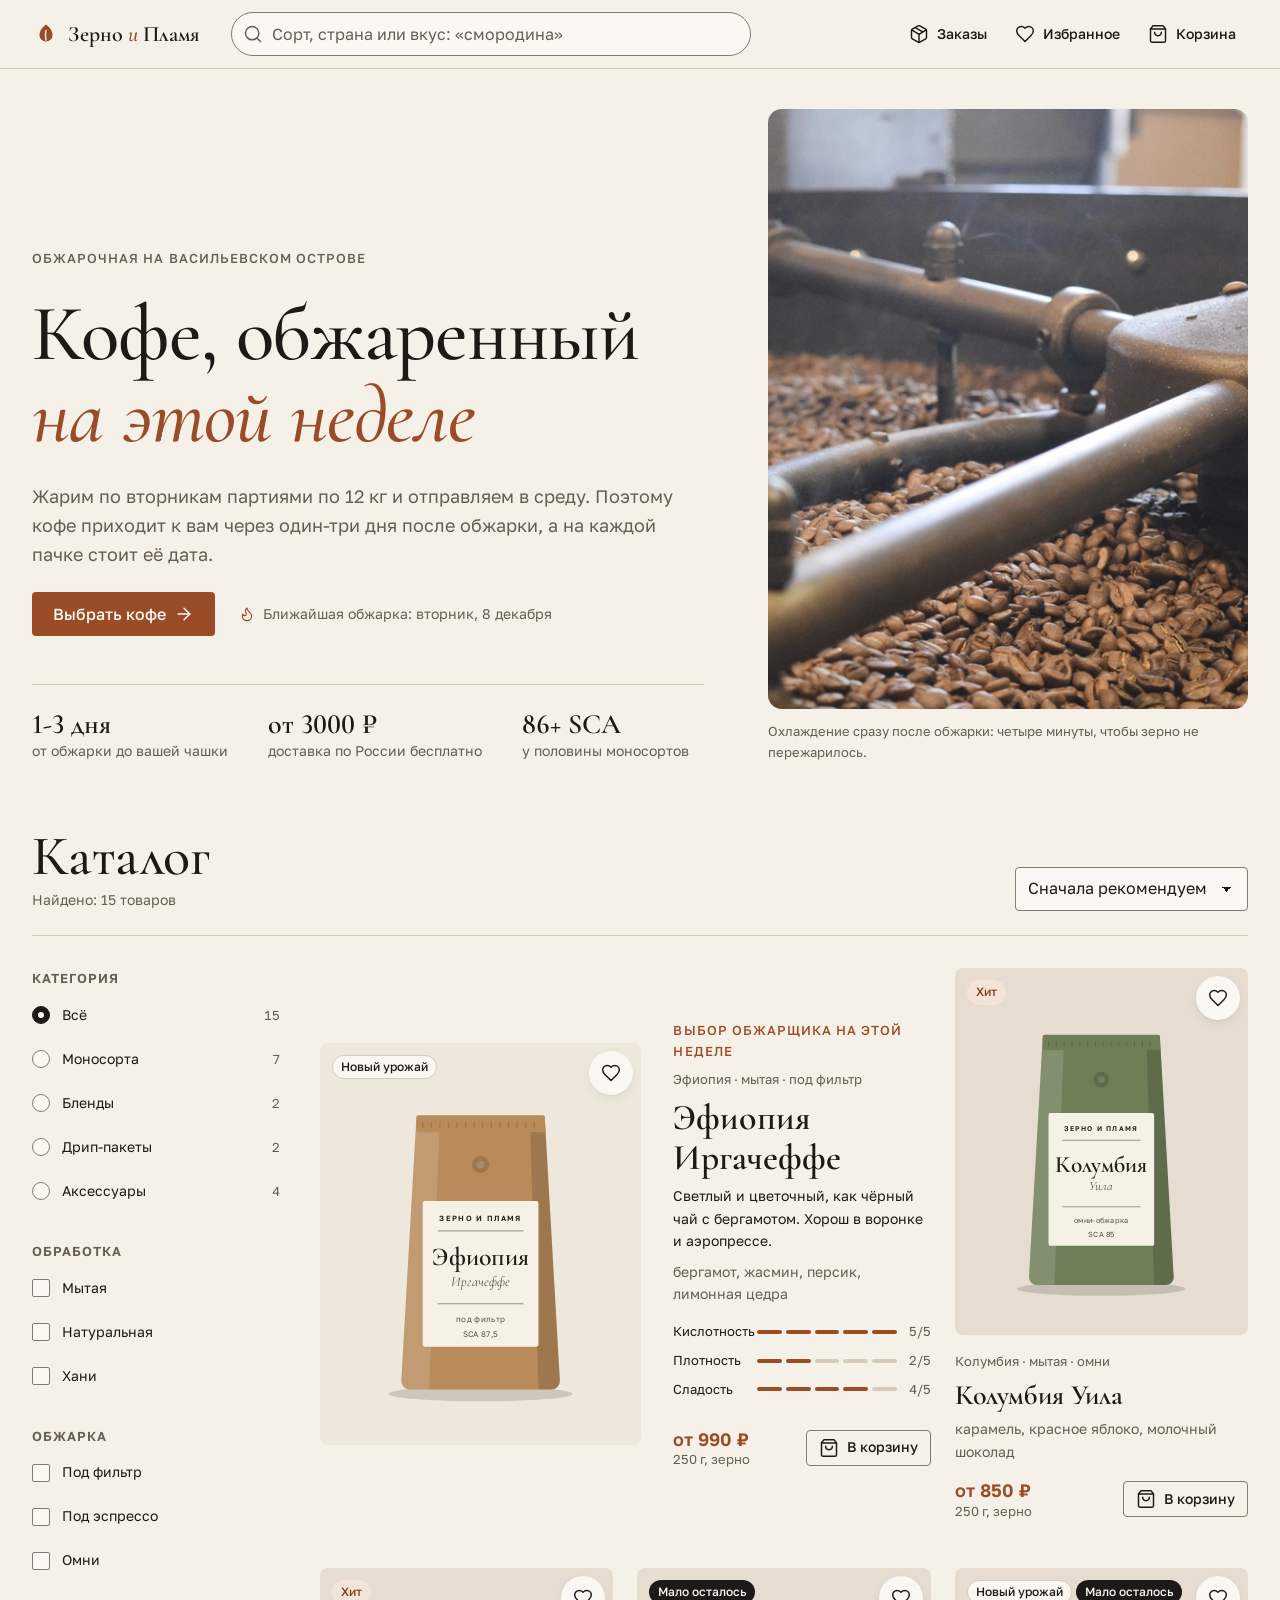
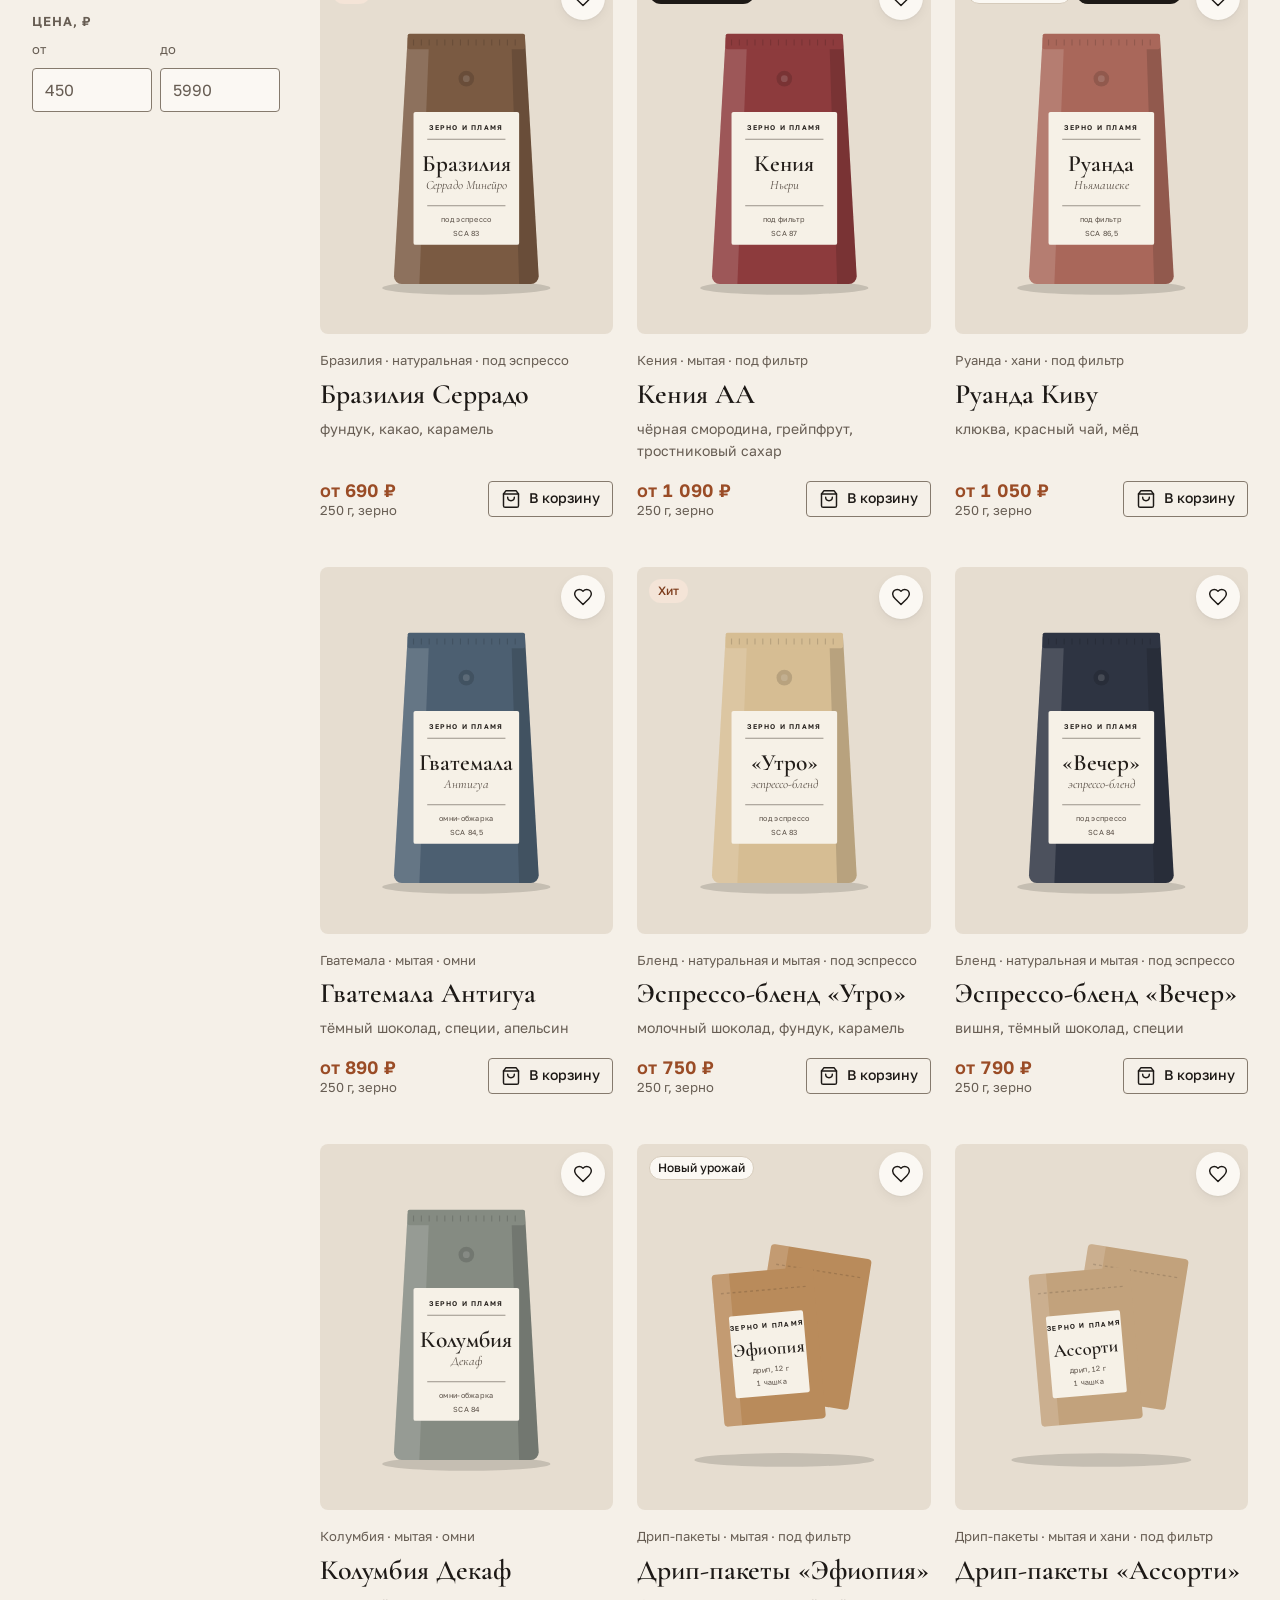
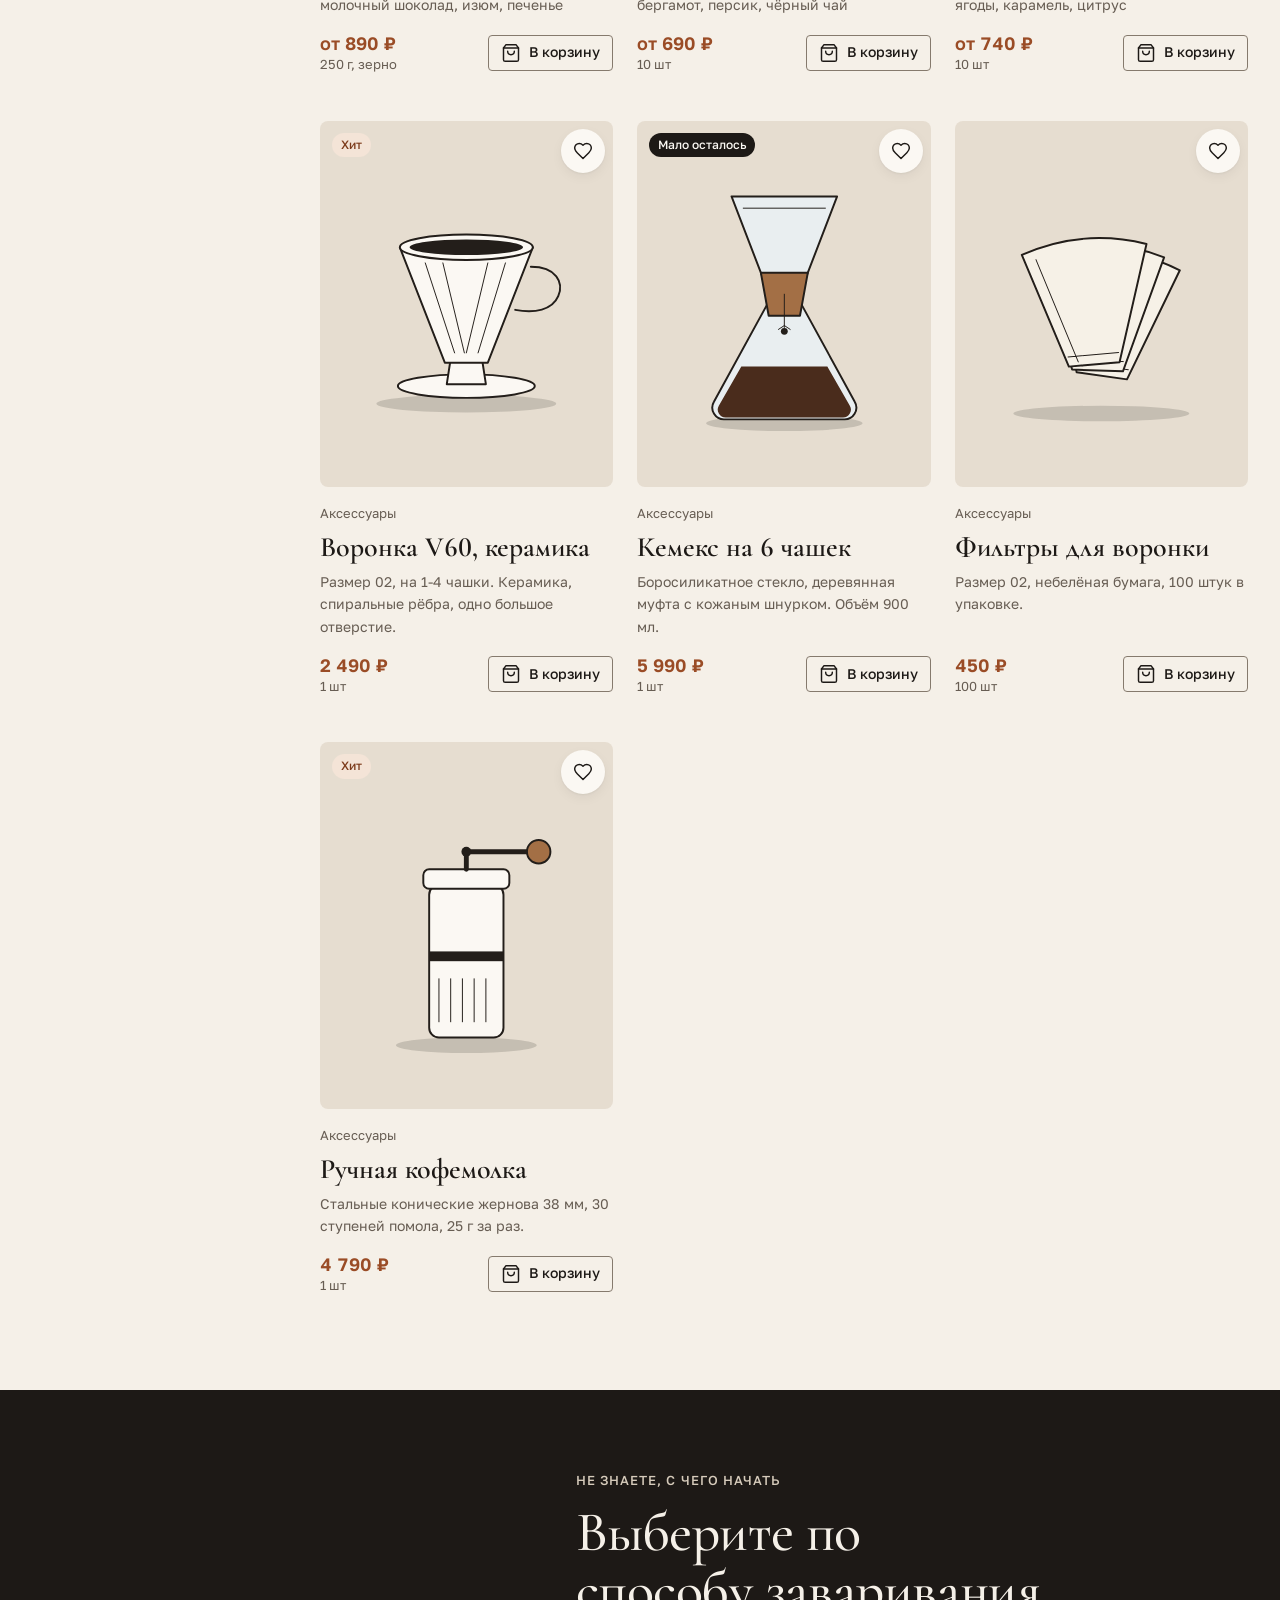
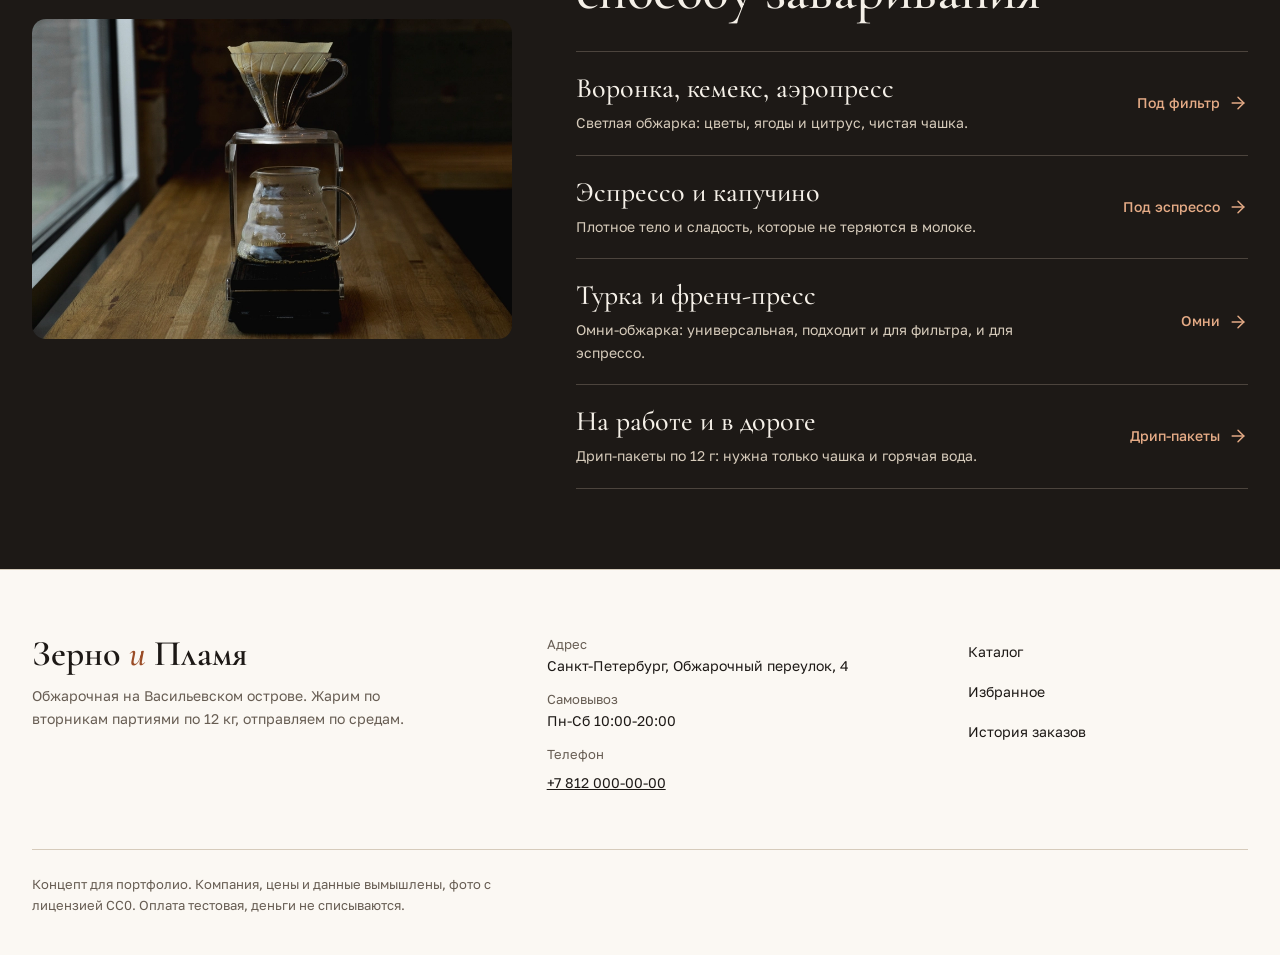
<file: apps/shop/index.html>
<!doctype html>
<html lang="ru">
<head>
  <meta charset="utf-8" />
  <meta name="viewport" content="width=device-width, initial-scale=1" />
  <title>Зерно и Пламя. Свежеобжаренный кофе из Петербурга</title>
  <meta name="description" content="Небольшая обжарочная в Санкт-Петербурге. Моносорта, эспрессо-бленды, дрип-пакеты и аксессуары. Обжариваем по вторникам, отправляем по средам." />
  <meta name="color-scheme" content="light dark" />
  <meta name="theme-color" content="#f5f0e8" media="(prefers-color-scheme: light)" />
  <meta name="theme-color" content="#15120f" media="(prefers-color-scheme: dark)" />
  <link rel="icon" href="data:image/svg+xml,%3Csvg xmlns='http://www.w3.org/2000/svg' viewBox='0 0 32 32'%3E%3Crect width='32' height='32' rx='6' fill='%231d1916'/%3E%3Cpath d='M16 7c-4 3-6 6.5-6 10a6 6 0 0 0 12 0c0-3.5-2-7-6-10z' fill='%23c9774c'/%3E%3C/svg%3E" />

  <link rel="preconnect" href="https://fonts.googleapis.com" />
  <link rel="preconnect" href="https://fonts.gstatic.com" crossorigin />
  <link rel="stylesheet" href="https://fonts.googleapis.com/css2?family=Cormorant+Garamond:ital,wght@0,500;0,600;1,500&family=Golos+Text:wght@400;500;600&display=swap" />
  <link rel="stylesheet" href="css/style.css" />
</head>
<body>
  <svg width="0" height="0" class="sprite" aria-hidden="true" focusable="false">
    <symbol id="i-search" viewBox="0 0 24 24"><circle cx="11" cy="11" r="8"/><path d="m21 21-4.3-4.3"/></symbol>
    <symbol id="i-search-x" viewBox="0 0 24 24"><path d="m13.5 8.5-5 5"/><path d="m8.5 8.5 5 5"/><circle cx="11" cy="11" r="8"/><path d="m21 21-4.3-4.3"/></symbol>
    <symbol id="i-heart" viewBox="0 0 24 24"><path d="M19 14c1.49-1.46 3-3.21 3-5.5A5.5 5.5 0 0 0 16.5 3c-1.76 0-3 .5-4.5 2-1.5-1.5-2.74-2-4.5-2A5.5 5.5 0 0 0 2 8.5c0 2.3 1.5 4.05 3 5.5l7 7Z"/></symbol>
    <symbol id="i-bag" viewBox="0 0 24 24"><path d="M6 2 3 6v14a2 2 0 0 0 2 2h14a2 2 0 0 0 2-2V6l-3-4Z"/><path d="M3 6h18"/><path d="M16 10a4 4 0 0 1-8 0"/></symbol>
    <symbol id="i-package" viewBox="0 0 24 24"><path d="M11 21.73a2 2 0 0 0 2 0l7-4A2 2 0 0 0 21 16V8a2 2 0 0 0-1-1.73l-7-4a2 2 0 0 0-2 0l-7 4A2 2 0 0 0 3 8v8a2 2 0 0 0 1 1.73z"/><path d="M12 22V12"/><path d="m3.3 7 7.703 4.734a2 2 0 0 0 1.994 0L20.7 7"/><path d="m7.5 4.27 9 5.15"/></symbol>
    <symbol id="i-x" viewBox="0 0 24 24"><path d="M18 6 6 18"/><path d="m6 6 12 12"/></symbol>
    <symbol id="i-plus" viewBox="0 0 24 24"><path d="M5 12h14"/><path d="M12 5v14"/></symbol>
    <symbol id="i-minus" viewBox="0 0 24 24"><path d="M5 12h14"/></symbol>
    <symbol id="i-trash" viewBox="0 0 24 24"><path d="M3 6h18"/><path d="M19 6v14c0 1-1 2-2 2H7c-1 0-2-1-2-2V6"/><path d="M8 6V4c0-1 1-2 2-2h4c1 0 2 1 2 2v2"/><path d="M10 11v6"/><path d="M14 11v6"/></symbol>
    <symbol id="i-check" viewBox="0 0 24 24"><path d="M20 6 9 17l-5-5"/></symbol>
    <symbol id="i-circle-check" viewBox="0 0 24 24"><circle cx="12" cy="12" r="10"/><path d="m9 12 2 2 4-4"/></symbol>
    <symbol id="i-alert" viewBox="0 0 24 24"><circle cx="12" cy="12" r="10"/><path d="M12 8v4"/><path d="M12 16h.01"/></symbol>
    <symbol id="i-info" viewBox="0 0 24 24"><circle cx="12" cy="12" r="10"/><path d="M12 16v-4"/><path d="M12 8h.01"/></symbol>
    <symbol id="i-arrow-right" viewBox="0 0 24 24"><path d="M5 12h14"/><path d="m12 5 7 7-7 7"/></symbol>
    <symbol id="i-arrow-left" viewBox="0 0 24 24"><path d="m12 19-7-7 7-7"/><path d="M19 12H5"/></symbol>
    <symbol id="i-chevron-right" viewBox="0 0 24 24"><path d="m9 18 6-6-6-6"/></symbol>
    <symbol id="i-chevron-down" viewBox="0 0 24 24"><path d="m6 9 6 6 6-6"/></symbol>
    <symbol id="i-sliders" viewBox="0 0 24 24"><path d="M21 4h-7"/><path d="M10 4H3"/><path d="M21 12h-9"/><path d="M8 12H3"/><path d="M21 20h-5"/><path d="M12 20H3"/><path d="M14 2v4"/><path d="M8 10v4"/><path d="M16 18v4"/></symbol>
    <symbol id="i-truck" viewBox="0 0 24 24"><path d="M14 18V6a2 2 0 0 0-2-2H4a2 2 0 0 0-2 2v11a1 1 0 0 0 1 1h2"/><path d="M15 18H9"/><path d="M19 18h2a1 1 0 0 0 1-1v-3.65a1 1 0 0 0-.22-.624l-3.48-4.35A1 1 0 0 0 17.52 8H14"/><circle cx="17" cy="18" r="2"/><circle cx="7" cy="18" r="2"/></symbol>
    <symbol id="i-store" viewBox="0 0 24 24"><path d="m2 7 4.41-4.41A2 2 0 0 1 7.83 2h8.34a2 2 0 0 1 1.42.59L22 7"/><path d="M4 12v8a2 2 0 0 0 2 2h12a2 2 0 0 0 2-2v-8"/><path d="M15 22v-4a2 2 0 0 0-2-2h-2a2 2 0 0 0-2 2v4"/><path d="M2 7h20"/><path d="M22 7v3a2 2 0 0 1-2 2 2.7 2.7 0 0 1-1.59-.63.7.7 0 0 0-.82 0A2.7 2.7 0 0 1 16 12a2.7 2.7 0 0 1-1.59-.63.7.7 0 0 0-.82 0A2.7 2.7 0 0 1 12 12a2.7 2.7 0 0 1-1.59-.63.7.7 0 0 0-.82 0A2.7 2.7 0 0 1 8 12a2.7 2.7 0 0 1-1.59-.63.7.7 0 0 0-.82 0A2.7 2.7 0 0 1 4 12a2 2 0 0 1-2-2V7"/></symbol>
    <symbol id="i-map-pin" viewBox="0 0 24 24"><path d="M20 10c0 4.99-5.54 10.19-7.4 11.8a1 1 0 0 1-1.2 0C9.54 20.19 4 14.99 4 10a8 8 0 0 1 16 0"/><circle cx="12" cy="10" r="3"/></symbol>
    <symbol id="i-card" viewBox="0 0 24 24"><rect width="20" height="14" x="2" y="5" rx="2"/><path d="M2 10h20"/></symbol>
    <symbol id="i-wallet" viewBox="0 0 24 24"><path d="M19 7V4a1 1 0 0 0-1-1H5a2 2 0 0 0 0 4h15a1 1 0 0 1 1 1v4h-3a2 2 0 0 0 0 4h3a1 1 0 0 0 1-1v-2a1 1 0 0 0-1-1"/><path d="M3 5v14a2 2 0 0 0 2 2h15a1 1 0 0 0 1-1v-4"/></symbol>
    <symbol id="i-flame" viewBox="0 0 24 24"><path d="M8.5 14.5A2.5 2.5 0 0 0 11 12c0-1.38-.5-2-1-3-1.072-2.143-.224-4.054 2-6 .5 2.5 2 4.9 4 6.5 2 1.6 3 3.5 3 5.5a7 7 0 1 1-14 0c0-1.153.433-2.294 1-3a2.5 2.5 0 0 0 2.5 2.5z"/></symbol>
    <symbol id="i-calendar" viewBox="0 0 24 24"><rect x="3" y="4" width="18" height="18" rx="2"/><path d="M16 2v4"/><path d="M8 2v4"/><path d="M3 10h18"/></symbol>
    <symbol id="i-tag" viewBox="0 0 24 24"><path d="M12.586 2.586A2 2 0 0 0 11.172 2H4a2 2 0 0 0-2 2v7.172a2 2 0 0 0 .586 1.414l8.704 8.704a2.426 2.426 0 0 0 3.42 0l6.58-6.58a2.426 2.426 0 0 0 0-3.42z"/><circle cx="7.5" cy="7.5" r=".5"/></symbol>
    <symbol id="i-undo" viewBox="0 0 24 24"><path d="M9 14 4 9l5-5"/><path d="M4 9h10.5a5.5 5.5 0 0 1 5.5 5.5 5.5 5.5 0 0 1-5.5 5.5H11"/></symbol>
    <symbol id="i-repeat" viewBox="0 0 24 24"><path d="M3 12a9 9 0 1 0 9-9 9.75 9.75 0 0 0-6.74 2.74L3 8"/><path d="M3 3v5h5"/></symbol>
    <symbol id="i-lock" viewBox="0 0 24 24"><rect width="18" height="11" x="3" y="11" rx="2"/><path d="M7 11V7a5 5 0 0 1 10 0v4"/></symbol>
    <symbol id="i-pencil" viewBox="0 0 24 24"><path d="M21.174 6.812a1 1 0 0 0-3.986-3.987L3.842 16.174a2 2 0 0 0-.5.83l-1.321 4.352a.5.5 0 0 0 .623.622l4.353-1.32a2 2 0 0 0 .83-.497z"/></symbol>
  </svg>

  <a class="skip-link" href="#view" data-skip>Перейти к содержимому</a>

  <header class="header">
    <div class="container header__inner">
      <a class="logo" href="#/" aria-label="Зерно и Пламя, на главную">
        <svg class="logo__mark" viewBox="0 0 32 32" aria-hidden="true" focusable="false"><path d="M16 5c-5 3.6-7.5 7.8-7.5 12a7.5 7.5 0 0 0 15 0C23.5 12.8 21 8.6 16 5z"/><path d="M16 12c-.9 3-.9 6 0 11" class="logo__seam"/></svg>
        <span class="logo__word">Зерно <em>и</em> Пламя</span>
      </a>

      <form class="search" role="search" id="search-form" action="#/">
        <label class="sr-only" for="search-input">Поиск по кофе и аксессуарам</label>
        <svg class="icon search__icon" aria-hidden="true"><use href="#i-search"/></svg>
        <input class="search__input" id="search-input" name="q" type="search" autocomplete="off" placeholder="Сорт, страна или вкус: «смородина»" />
      </form>

      <nav class="header__nav" aria-label="Личное">
        <a class="hlink" href="#/orders" data-nav="orders">
          <svg class="icon" aria-hidden="true"><use href="#i-package"/></svg><span class="hlink__label">Заказы</span>
        </a>
        <a class="hlink" href="#/favorites" data-nav="favorites" id="fav-link">
          <svg class="icon" aria-hidden="true"><use href="#i-heart"/></svg><span class="hlink__label">Избранное</span>
          <span class="count" id="fav-count" hidden>0</span>
        </a>
        <button class="hlink hlink--cart" type="button" id="cart-open" aria-haspopup="dialog">
          <svg class="icon" aria-hidden="true"><use href="#i-bag"/></svg><span class="hlink__label">Корзина</span>
          <span class="count count--accent" id="cart-count" hidden>0</span>
        </button>
      </nav>
    </div>
  </header>

  <main id="view" tabindex="-1"></main>

  <footer class="footer">
    <div class="container footer__inner">
      <div class="footer__brand">
        <p class="footer__logo">Зерно <em>и</em> Пламя</p>
        <p class="footer__text">Обжарочная на Васильевском острове. Жарим по вторникам партиями по 12 кг, отправляем по средам.</p>
      </div>
      <dl class="footer__facts">
        <div><dt>Адрес</dt><dd>Санкт-Петербург, Обжарочный переулок, 4</dd></div>
        <div><dt>Самовывоз</dt><dd>Пн-Сб 10:00-20:00</dd></div>
        <div><dt>Телефон</dt><dd><a href="tel:+78120000000">+7 812 000-00-00</a></dd></div>
      </dl>
      <nav class="footer__nav" aria-label="Разделы магазина">
        <a href="#/">Каталог</a>
        <a href="#/favorites">Избранное</a>
        <a href="#/orders">История заказов</a>
      </nav>
      <div class="footer__note"><p>Концепт для портфолио. Компания, цены и данные вымышлены, фото с лицензией CC0. Оплата тестовая, деньги не списываются.</p></div>
    </div>
  </footer>

  <!-- Корзина: нативный модальный диалог -->
  <dialog class="drawer" id="cart" aria-labelledby="cart-title">
    <div class="drawer__panel">
      <div class="drawer__head">
        <h2 class="drawer__title" id="cart-title">Корзина</h2>
        <button class="icon-btn" type="button" data-close aria-label="Закрыть корзину">
          <svg class="icon" aria-hidden="true"><use href="#i-x"/></svg>
        </button>
      </div>
      <div class="drawer__body" id="cart-body"></div>
      <div class="drawer__foot" id="cart-foot"></div>
    </div>
  </dialog>

  <!-- Фильтры на мобильных -->
  <dialog class="drawer drawer--left" id="filters-dialog" aria-labelledby="filters-title">
    <div class="drawer__panel">
      <div class="drawer__head">
        <h2 class="drawer__title" id="filters-title">Фильтры</h2>
        <button class="icon-btn" type="button" data-close aria-label="Закрыть фильтры">
          <svg class="icon" aria-hidden="true"><use href="#i-x"/></svg>
        </button>
      </div>
      <div class="drawer__body" id="filters-slot"></div>
      <div class="drawer__foot">
        <button class="btn btn--primary btn--block" type="button" data-close id="filters-apply">Показать товары</button>
      </div>
    </div>
  </dialog>

  <!-- Подтверждение опасного действия -->
  <dialog class="modal" id="confirm" aria-labelledby="confirm-title" aria-describedby="confirm-text">
    <form method="dialog" class="modal__inner">
      <h2 class="modal__title" id="confirm-title">Удалить историю заказов?</h2>
      <p class="modal__text" id="confirm-text">Список заказов на этом устройстве будет очищен. Сами заказы это не отменит.</p>
      <div class="modal__actions">
        <button class="btn btn--secondary" value="cancel" type="submit">Оставить</button>
        <button class="btn btn--danger" value="ok" type="submit" id="confirm-ok">
          <svg class="icon" aria-hidden="true"><use href="#i-trash"/></svg>Удалить историю
        </button>
      </div>
    </form>
  </dialog>

  <div class="toast-region" aria-live="polite" aria-atomic="true" id="toast-region"></div>
  <p class="sr-only" aria-live="polite" id="announcer"></p>

  <script src="js/data.js"></script>
  <script src="js/art.js"></script>
  <script src="js/app.js"></script>
</body>
</html>
</file>
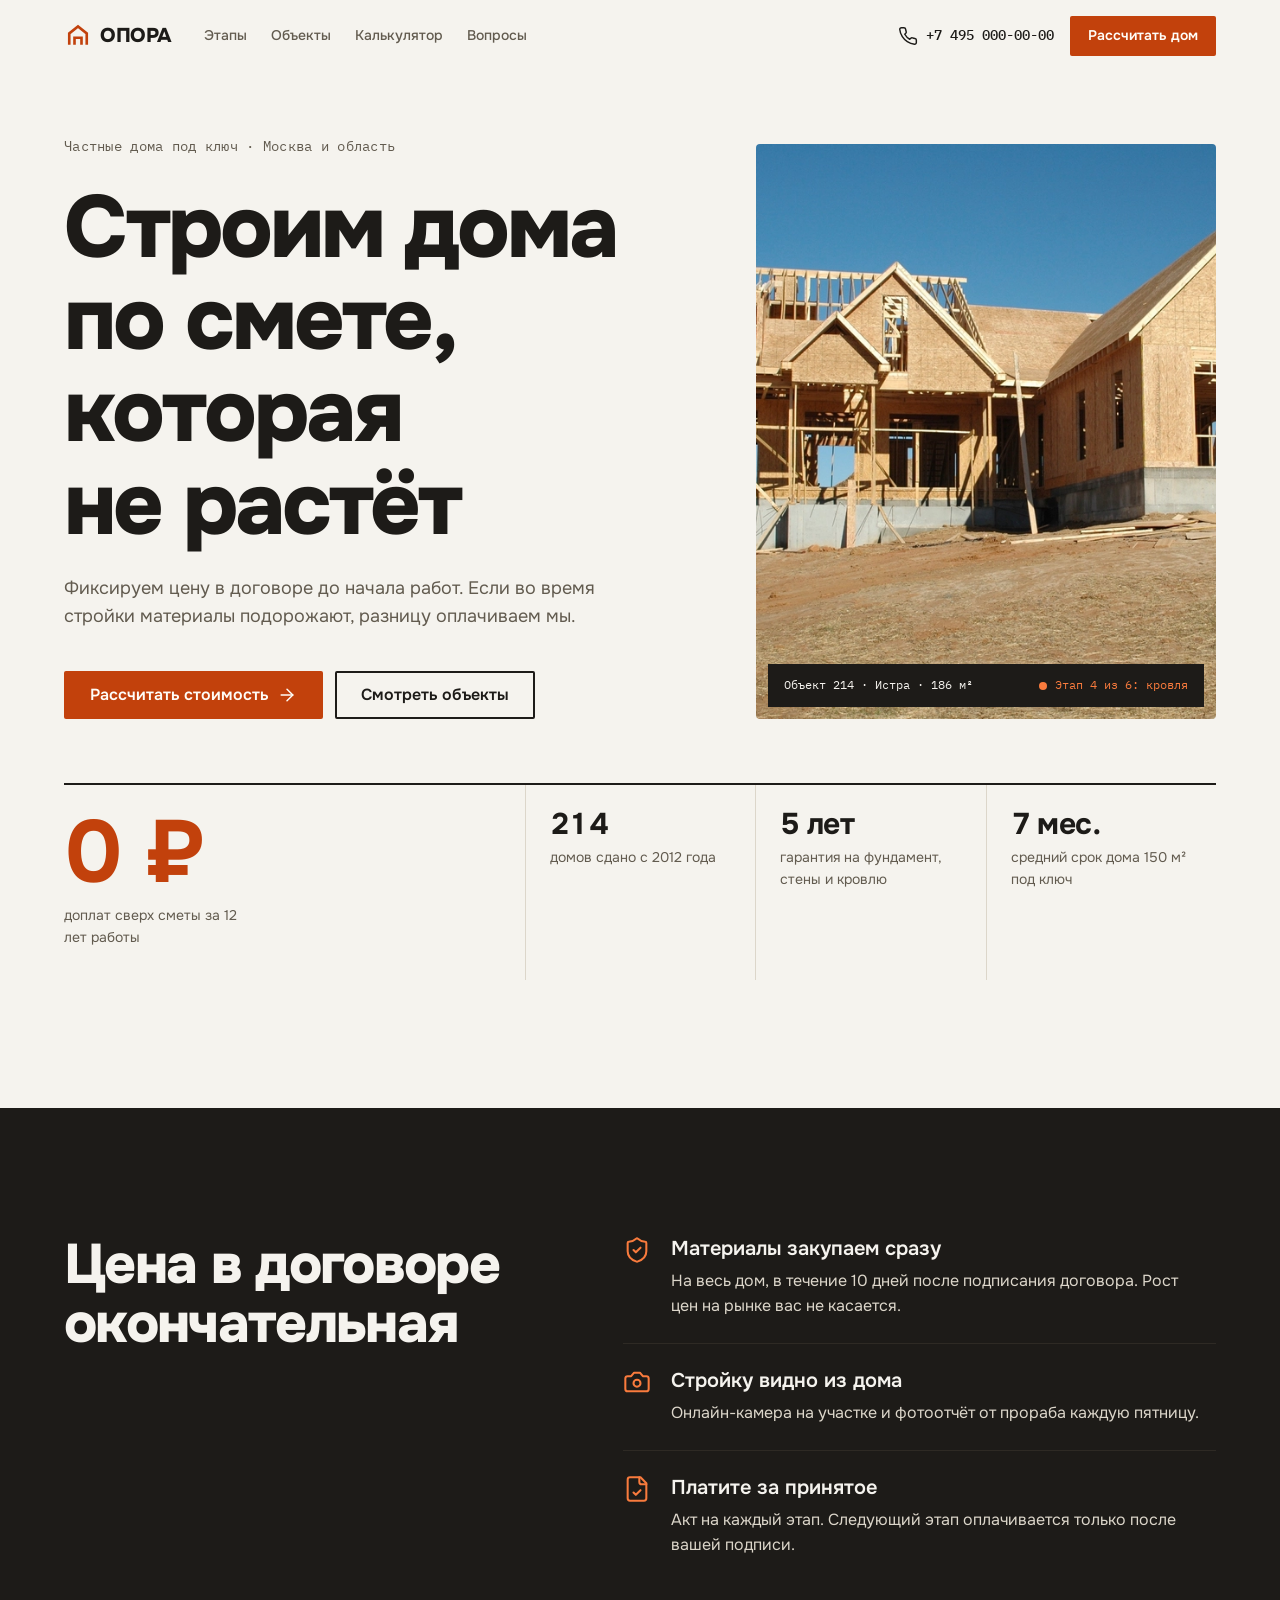
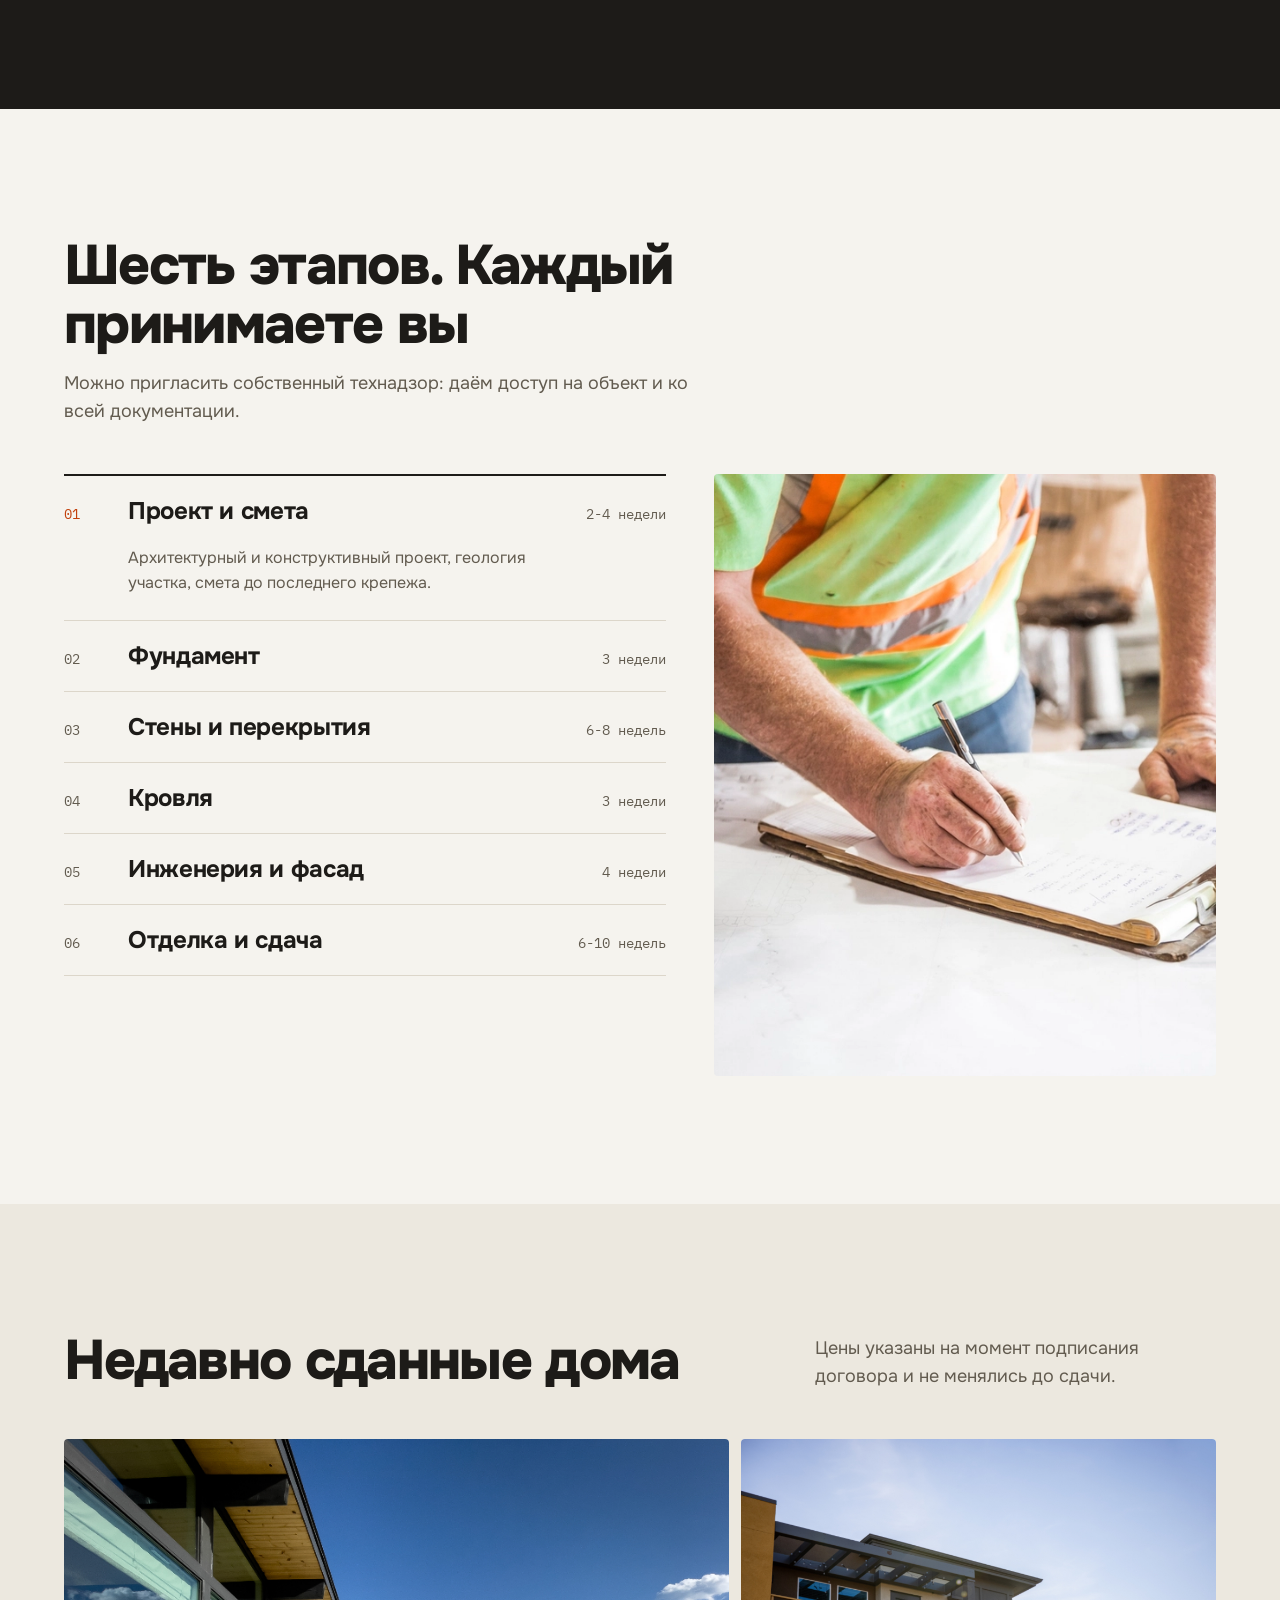
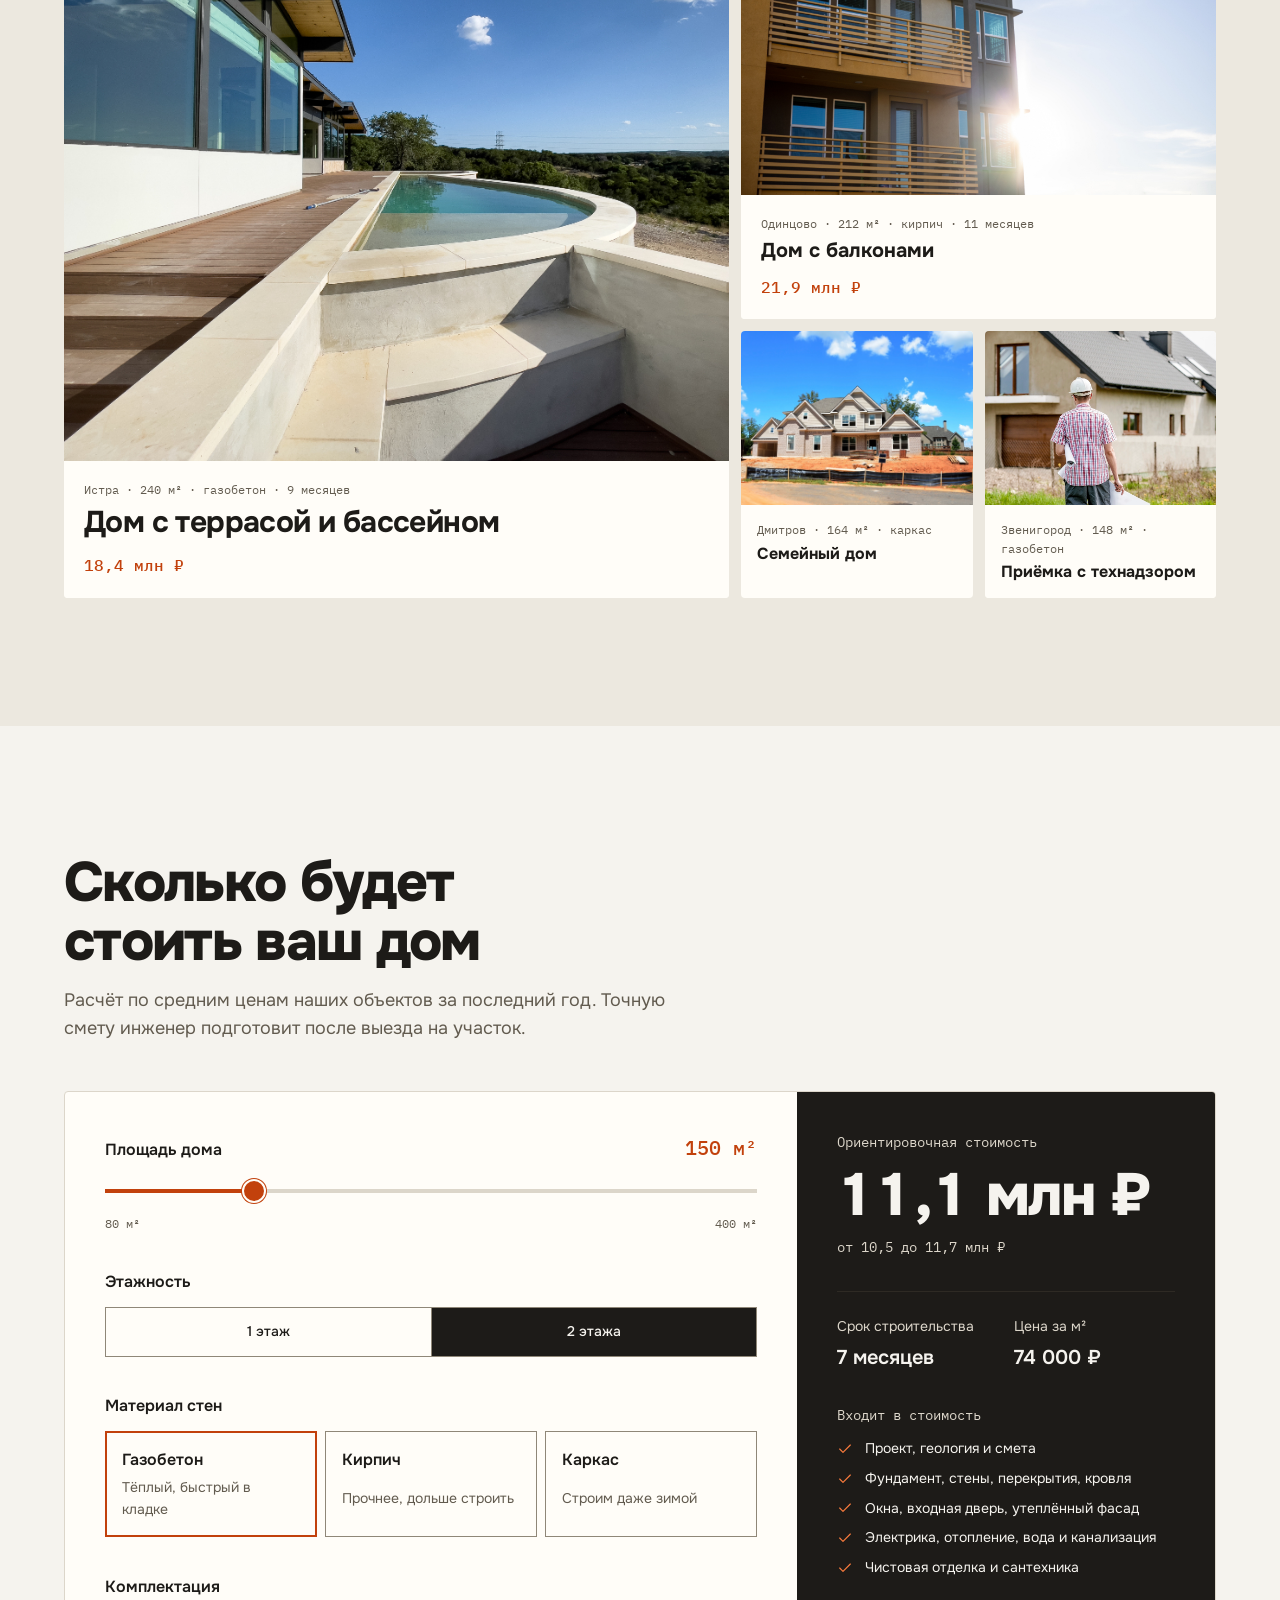
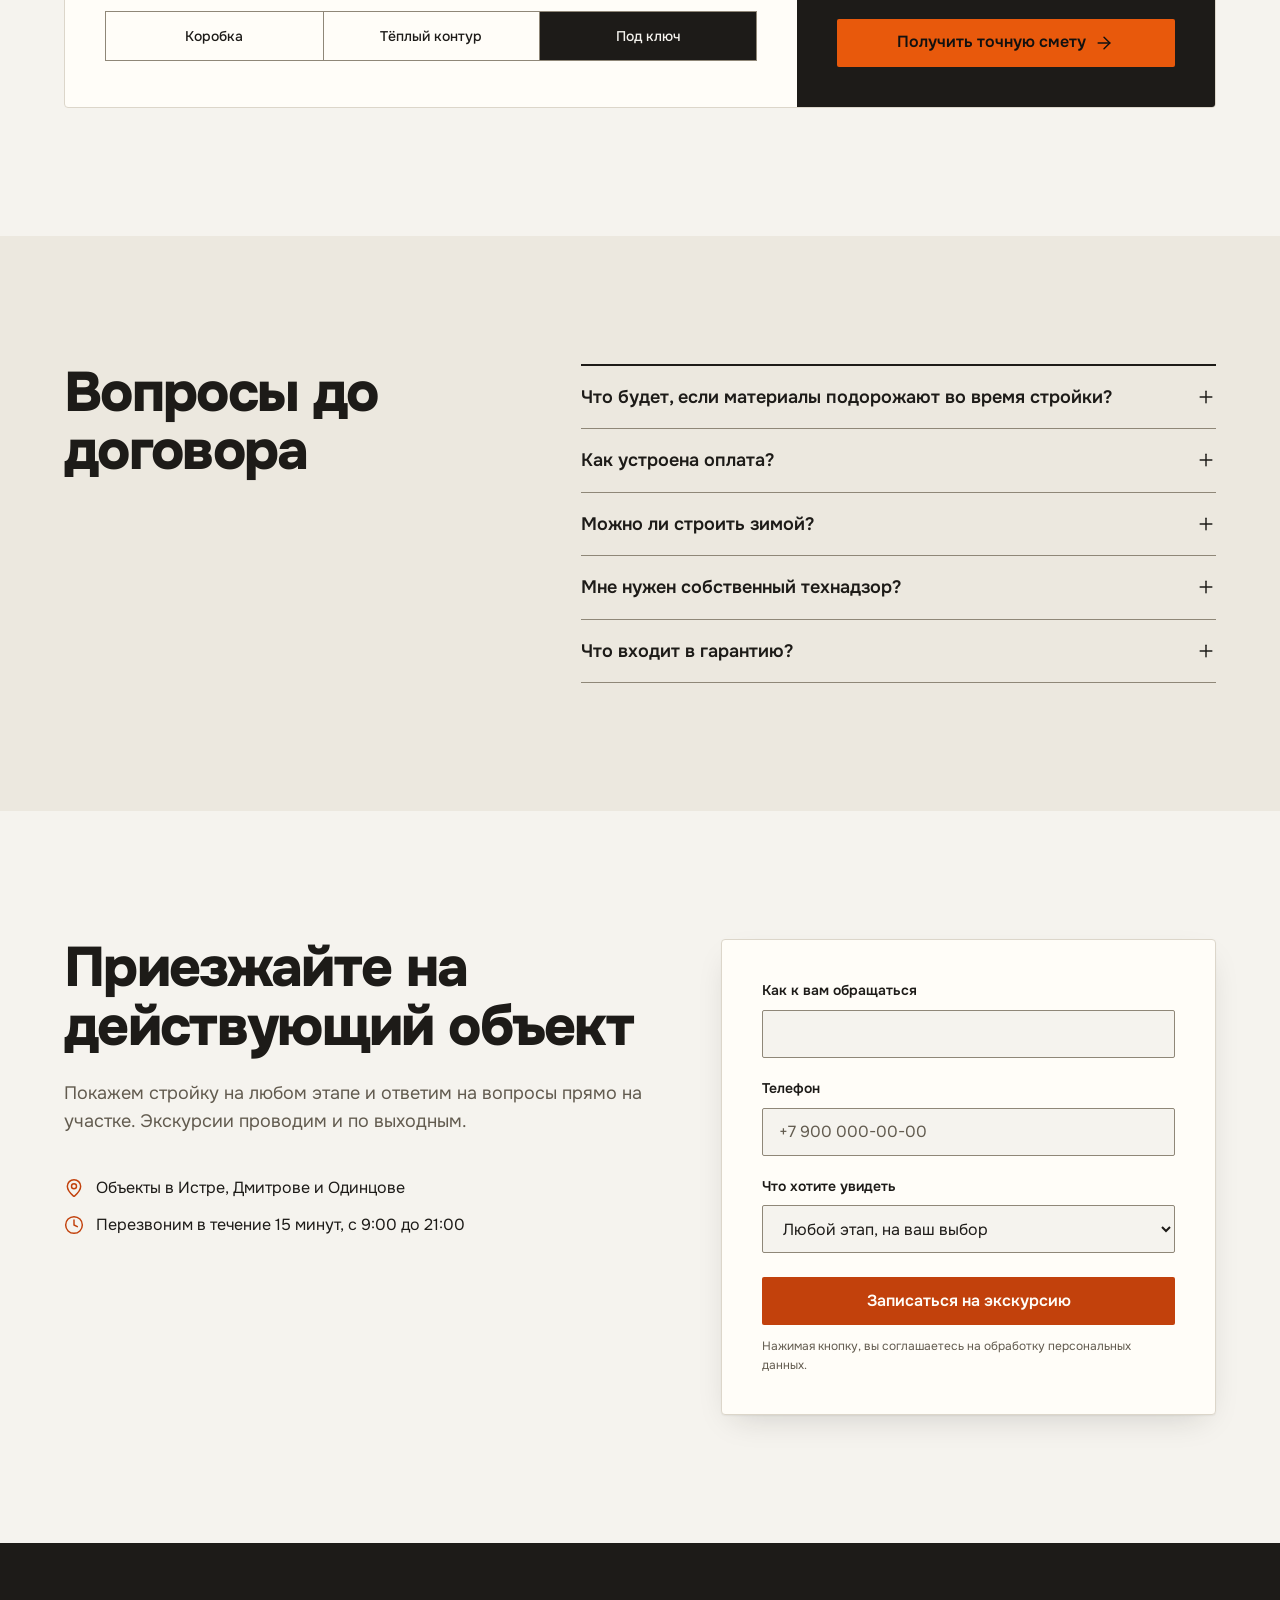
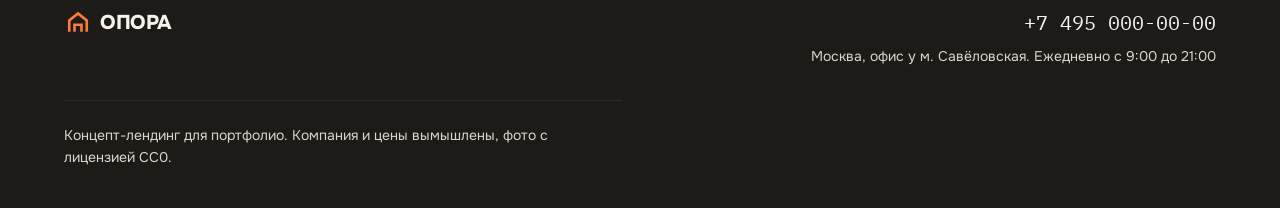
<file: landings/construction/index.html>
<!doctype html>
<html lang="ru">
<head>
  <meta charset="utf-8" />
  <meta name="viewport" content="width=device-width, initial-scale=1" />
  <title>Опора. Частные дома под ключ по фиксированной смете</title>
  <meta name="description" content="Строим частные дома в Москве и области. Цена фиксируется в договоре, оплата поэтапно, гарантия на конструктив 5 лет." />
  <meta name="theme-color" content="#1d1b18" />
  <link rel="icon" href="data:image/svg+xml,%3Csvg xmlns='http://www.w3.org/2000/svg' viewBox='0 0 32 32'%3E%3Crect width='32' height='32' fill='%231d1b18'/%3E%3Cpath d='M8 24V14l8-6 8 6v10' fill='none' stroke='%23e8590c' stroke-width='3'/%3E%3C/svg%3E" />

  <link rel="preconnect" href="https://fonts.googleapis.com" />
  <link rel="preconnect" href="https://fonts.gstatic.com" crossorigin />
  <link rel="stylesheet" href="https://fonts.googleapis.com/css2?family=IBM+Plex+Mono:wght@400;500&family=Onest:wght@400;500;600;700;800&display=swap" />
  <link rel="preload" as="image" href="img/frame-sunset.webp" />
  <link rel="stylesheet" href="css/style.css" />
</head>
<body>
  <svg width="0" height="0" class="sprite" aria-hidden="true">
    <symbol id="i-arrow-right" viewBox="0 0 24 24"><path d="M5 12h14"/><path d="m12 5 7 7-7 7"/></symbol>
    <symbol id="i-arrow-up-right" viewBox="0 0 24 24"><path d="M7 7h10v10"/><path d="M7 17 17 7"/></symbol>
    <symbol id="i-phone" viewBox="0 0 24 24"><path d="M22 16.92v3a2 2 0 0 1-2.18 2 19.79 19.79 0 0 1-8.63-3.07 19.5 19.5 0 0 1-6-6 19.79 19.79 0 0 1-3.07-8.67A2 2 0 0 1 4.11 2h3a2 2 0 0 1 2 1.72 12.84 12.84 0 0 0 .7 2.81 2 2 0 0 1-.45 2.11L8.09 9.91a16 16 0 0 0 6 6l1.27-1.27a2 2 0 0 1 2.11-.45 12.84 12.84 0 0 0 2.81.7A2 2 0 0 1 22 16.92z"/></symbol>
    <symbol id="i-menu" viewBox="0 0 24 24"><path d="M4 6h16"/><path d="M4 12h16"/><path d="M4 18h16"/></symbol>
    <symbol id="i-x" viewBox="0 0 24 24"><path d="M18 6 6 18"/><path d="m6 6 12 12"/></symbol>
    <symbol id="i-shield-check" viewBox="0 0 24 24"><path d="M20 13c0 5-3.5 7.5-7.66 8.95a1 1 0 0 1-.67-.01C7.5 20.5 4 18 4 13V6a1 1 0 0 1 1-1c2 0 4.5-1.2 6.24-2.72a1.17 1.17 0 0 1 1.52 0C14.51 3.81 17 5 19 5a1 1 0 0 1 1 1z"/><path d="m9 12 2 2 4-4"/></symbol>
    <symbol id="i-camera" viewBox="0 0 24 24"><path d="M14.5 4h-5L7 7H4a2 2 0 0 0-2 2v9a2 2 0 0 0 2 2h16a2 2 0 0 0 2-2V9a2 2 0 0 0-2-2h-3l-2.5-3z"/><circle cx="12" cy="13" r="3"/></symbol>
    <symbol id="i-file-check" viewBox="0 0 24 24"><path d="M15 2H6a2 2 0 0 0-2 2v16a2 2 0 0 0 2 2h12a2 2 0 0 0 2-2V7Z"/><path d="M14 2v4a2 2 0 0 0 2 2h4"/><path d="m9 15 2 2 4-4"/></symbol>
    <symbol id="i-check" viewBox="0 0 24 24"><path d="M20 6 9 17l-5-5"/></symbol>
    <symbol id="i-plus" viewBox="0 0 24 24"><path d="M5 12h14"/><path d="M12 5v14"/></symbol>
    <symbol id="i-map-pin" viewBox="0 0 24 24"><path d="M20 10c0 4.99-5.54 10.19-7.4 11.8a1 1 0 0 1-1.2 0C9.54 20.19 4 14.99 4 10a8 8 0 0 1 16 0"/><circle cx="12" cy="10" r="3"/></symbol>
    <symbol id="i-clock" viewBox="0 0 24 24"><circle cx="12" cy="12" r="10"/><path d="M12 6v6l4 2"/></symbol>
    <symbol id="i-alert" viewBox="0 0 24 24"><circle cx="12" cy="12" r="10"/><path d="M12 8v4"/><path d="M12 16h.01"/></symbol>
    <symbol id="i-circle-check" viewBox="0 0 24 24"><circle cx="12" cy="12" r="10"/><path d="m9 12 2 2 4-4"/></symbol>
  </svg>

  <a class="skip-link" href="#main">Перейти к содержимому</a>

  <header class="header" id="header">
    <div class="container header__inner">
      <a class="logo" href="#top" aria-label="Опора, на главную">
        <svg class="logo__mark" viewBox="0 0 32 32" aria-hidden="true"><path d="M6 26V13L16 5l10 8v13"/><path d="M12 26v-8h8v8"/></svg>
        <span class="logo__word">Опора</span>
      </a>

      <nav class="nav" id="nav" aria-label="Разделы">
        <a href="#stages">Этапы</a>
        <a href="#projects">Объекты</a>
        <a href="#calc">Калькулятор</a>
        <a href="#faq">Вопросы</a>
        <a class="nav__phone-mobile" href="tel:+74950000000">+7 495 000-00-00</a>
      </nav>

      <div class="header__actions">
        <a class="header__phone" href="tel:+74950000000">
          <svg class="icon" aria-hidden="true"><use href="#i-phone"/></svg>
          <span>+7 495 000-00-00</span>
        </a>
        <a class="btn btn--primary btn--sm header__cta" href="#calc">Рассчитать дом</a>
        <button class="icon-btn nav-toggle" id="nav-toggle" type="button" aria-controls="nav" aria-expanded="false" aria-label="Открыть меню">
          <svg class="icon" aria-hidden="true"><use href="#i-menu"/></svg>
        </button>
      </div>
    </div>
  </header>

  <main id="main">
    <!-- Первый экран: асимметричный сплит 7/5 -->
    <section class="hero" id="top">
      <div class="container hero__grid">
        <div class="hero__copy">
          <p class="kicker">Частные дома под ключ · Москва и область</p>
          <h1 class="hero__title">Строим дома по&nbsp;смете, которая не&nbsp;растёт</h1>
          <p class="hero__lead">Фиксируем цену в договоре до начала работ. Если во время стройки материалы подорожают, разницу оплачиваем мы.</p>
          <div class="hero__cta">
            <a class="btn btn--primary" href="#calc">
              Рассчитать стоимость
              <svg class="icon" aria-hidden="true"><use href="#i-arrow-right"/></svg>
            </a>
            <a class="btn btn--ghost" href="#projects">Смотреть объекты</a>
          </div>
        </div>

        <figure class="hero__media">
          <img src="img/frame-sunset.webp" width="1024" height="665" alt="Деревянный каркас двухэтажного дома на участке" fetchpriority="high" />
          <figcaption class="hero__tag">
            <span class="hero__tag-id">Объект 214 · Истра · 186 м²</span>
            <span class="hero__tag-status"><span class="dot" aria-hidden="true"></span>Этап 4 из 6: кровля</span>
          </figcaption>
        </figure>
      </div>

      <div class="container">
        <dl class="facts">
          <div class="facts__lead">
            <dt>доплат сверх сметы за 12 лет работы</dt>
            <dd>0 ₽</dd>
          </div>
          <div>
            <dt>домов сдано с 2012 года</dt>
            <dd>214</dd>
          </div>
          <div>
            <dt>гарантия на фундамент, стены и кровлю</dt>
            <dd>5 лет</dd>
          </div>
          <div>
            <dt>средний срок дома 150 м² под ключ</dt>
            <dd>7 мес.</dd>
          </div>
        </dl>
      </div>
    </section>

    <!-- Тёмная полоса: обещание по цене -->
    <section class="band" aria-labelledby="band-title">
      <div class="container band__grid">
        <h2 class="band__title" id="band-title">Цена в договоре окончательная</h2>
        <ul class="band__list">
          <li>
            <svg class="icon icon--lg" aria-hidden="true"><use href="#i-shield-check"/></svg>
            <div>
              <h3>Материалы закупаем сразу</h3>
              <p>На весь дом, в течение 10 дней после подписания договора. Рост цен на рынке вас не касается.</p>
            </div>
          </li>
          <li>
            <svg class="icon icon--lg" aria-hidden="true"><use href="#i-camera"/></svg>
            <div>
              <h3>Стройку видно из дома</h3>
              <p>Онлайн-камера на участке и фотоотчёт от прораба каждую пятницу.</p>
            </div>
          </li>
          <li>
            <svg class="icon icon--lg" aria-hidden="true"><use href="#i-file-check"/></svg>
            <div>
              <h3>Платите за принятое</h3>
              <p>Акт на каждый этап. Следующий этап оплачивается только после вашей подписи.</p>
            </div>
          </li>
        </ul>
      </div>
    </section>

    <!-- Этапы: индекс-список + липкое фото -->
    <section class="section" id="stages" aria-labelledby="stages-title">
      <div class="container">
        <header class="section-head">
          <h2 class="section-title" id="stages-title">Шесть этапов. Каждый принимаете вы</h2>
          <p class="section-lead">Можно пригласить собственный технадзор: даём доступ на объект и ко всей документации.</p>
        </header>

        <div class="stages">
          <ol class="stages__list" id="stages-list">
            <li class="stage is-active" data-img="img/plans.webp" data-alt="Инженер размечает план строительства на бумаге">
              <button class="stage__btn" type="button" aria-pressed="true">
                <span class="stage__num">01</span>
                <span class="stage__name">Проект и смета</span>
                <span class="stage__time">2-4 недели</span>
              </button>
              <p class="stage__text">Архитектурный и конструктивный проект, геология участка, смета до последнего крепежа.</p>
            </li>
            <li class="stage" data-img="img/frame-big.webp" data-alt="Деревянный каркас большого дома, рядом стройматериалы">
              <button class="stage__btn" type="button" aria-pressed="false">
                <span class="stage__num">02</span>
                <span class="stage__name">Фундамент</span>
                <span class="stage__time">3 недели</span>
              </button>
              <p class="stage__text">Монолитная плита или лента, в зависимости от грунта. Лабораторная проверка бетона.</p>
            </li>
            <li class="stage" data-img="img/scaffold.webp" data-alt="Дом в строительных лесах, возведены стены второго этажа">
              <button class="stage__btn" type="button" aria-pressed="false">
                <span class="stage__num">03</span>
                <span class="stage__name">Стены и перекрытия</span>
                <span class="stage__time">6-8 недель</span>
              </button>
              <p class="stage__text">Газобетон, кирпич или каркас. Геометрию проверяем лазерным нивелиром после каждого этажа.</p>
            </li>
            <li class="stage" data-img="img/roof.webp" data-alt="Монтаж черепичной кровли, строительные леса">
              <button class="stage__btn" type="button" aria-pressed="false">
                <span class="stage__num">04</span>
                <span class="stage__name">Кровля</span>
                <span class="stage__time">3 недели</span>
              </button>
              <p class="stage__text">Стропильная система, утепление 200 мм, металлочерепица или гибкая черепица на выбор.</p>
            </li>
            <li class="stage" data-img="img/house-siding.webp" data-alt="Почти готовый дом с фасадной отделкой сайдингом">
              <button class="stage__btn" type="button" aria-pressed="false">
                <span class="stage__num">05</span>
                <span class="stage__name">Инженерия и фасад</span>
                <span class="stage__time">4 недели</span>
              </button>
              <p class="stage__text">Электрика, отопление, водоснабжение и канализация с гидравлическим расчётом. Отделка фасада.</p>
            </li>
            <li class="stage" data-img="img/interior.jpg" data-alt="Светлая гостиная с панорамными окнами на веранду">
              <button class="stage__btn" type="button" aria-pressed="false">
                <span class="stage__num">06</span>
                <span class="stage__name">Отделка и сдача</span>
                <span class="stage__time">6-10 недель</span>
              </button>
              <p class="stage__text">Чистовая отделка, уборка, передача ключей и исполнительной документации.</p>
            </li>
          </ol>

          <figure class="stages__media" aria-live="polite">
            <img id="stage-img" src="img/plans.webp" width="1024" height="683" alt="Инженер размечает план строительства на бумаге" loading="lazy" />
          </figure>
        </div>
      </div>
    </section>

    <!-- Объекты: бенто -->
    <section class="section section--sunken" id="projects" aria-labelledby="projects-title">
      <div class="container">
        <header class="section-head section-head--row">
          <h2 class="section-title" id="projects-title">Недавно сданные дома</h2>
          <p class="section-lead">Цены указаны на момент подписания договора и не менялись до сдачи.</p>
        </header>

        <div class="bento">
          <article class="tile tile--lead">
            <img src="img/house-pool.jpg" width="960" height="720" alt="Современный дом с открытой террасой и бассейном" loading="lazy" />
            <div class="tile__body">
              <p class="tile__meta">Истра · 240 м² · газобетон · 9 месяцев</p>
              <h3 class="tile__title">Дом с террасой и бассейном</h3>
              <p class="tile__price">18,4 млн ₽</p>
            </div>
          </article>
          <article class="tile">
            <img src="img/house-modern.jpg" width="960" height="640" alt="Фасад двухэтажного дома с деревянными балконами" loading="lazy" />
            <div class="tile__body">
              <p class="tile__meta">Одинцово · 212 м² · кирпич · 11 месяцев</p>
              <h3 class="tile__title">Дом с балконами</h3>
              <p class="tile__price">21,9 млн ₽</p>
            </div>
          </article>
          <div class="bento__pair">
            <article class="tile">
              <img src="img/house-finished.webp" width="1024" height="755" alt="Двухэтажный семейный дом с гаражом" loading="lazy" />
              <div class="tile__body">
                <p class="tile__meta">Дмитров · 164 м² · каркас</p>
                <h3 class="tile__title">Семейный дом</h3>
              </div>
            </article>
            <article class="tile">
              <img src="img/engineer.webp" width="1024" height="681" alt="Инженер в каске осматривает построенный дом" loading="lazy" />
              <div class="tile__body">
                <p class="tile__meta">Звенигород · 148 м² · газобетон</p>
                <h3 class="tile__title">Приёмка с технадзором</h3>
              </div>
            </article>
          </div>
        </div>
      </div>
    </section>

    <!-- Калькулятор -->
    <section class="section" id="calc" aria-labelledby="calc-title">
      <div class="container">
        <header class="section-head">
          <h2 class="section-title" id="calc-title">Сколько будет стоить ваш дом</h2>
          <p class="section-lead">Расчёт по средним ценам наших объектов за последний год. Точную смету инженер подготовит после выезда на участок.</p>
        </header>

        <form class="calc" id="calc-form" novalidate>
          <div class="calc__controls">
            <div class="field">
              <div class="field__row">
                <label class="field__label" for="area">Площадь дома</label>
                <output class="field__value" for="area" id="area-out">150 м²</output>
              </div>
              <input class="range" type="range" id="area" name="area" min="80" max="400" step="5" value="150" />
              <div class="range__scale" aria-hidden="true"><span>80 м²</span><span>400 м²</span></div>
            </div>

            <fieldset class="field">
              <legend class="field__label">Этажность</legend>
              <div class="segmented">
                <label><input type="radio" name="floors" value="1" /><span>1 этаж</span></label>
                <label><input type="radio" name="floors" value="2" checked /><span>2 этажа</span></label>
              </div>
            </fieldset>

            <fieldset class="field">
              <legend class="field__label">Материал стен</legend>
              <div class="options">
                <label class="option">
                  <input type="radio" name="material" value="gas" checked />
                  <span class="option__body">
                    <span class="option__name">Газобетон</span>
                    <span class="option__hint">Тёплый, быстрый в кладке</span>
                  </span>
                </label>
                <label class="option">
                  <input type="radio" name="material" value="brick" />
                  <span class="option__body">
                    <span class="option__name">Кирпич</span>
                    <span class="option__hint">Прочнее, дольше строить</span>
                  </span>
                </label>
                <label class="option">
                  <input type="radio" name="material" value="frame" />
                  <span class="option__body">
                    <span class="option__name">Каркас</span>
                    <span class="option__hint">Строим даже зимой</span>
                  </span>
                </label>
              </div>
            </fieldset>

            <fieldset class="field">
              <legend class="field__label">Комплектация</legend>
              <div class="segmented segmented--3">
                <label><input type="radio" name="level" value="shell" /><span>Коробка</span></label>
                <label><input type="radio" name="level" value="warm" /><span>Тёплый контур</span></label>
                <label><input type="radio" name="level" value="turnkey" checked /><span>Под ключ</span></label>
              </div>
            </fieldset>
          </div>

          <div class="calc__result" aria-live="polite">
            <p class="calc__label">Ориентировочная стоимость</p>
            <p class="calc__price" id="calc-price">11,7 млн ₽</p>
            <p class="calc__range" id="calc-range">от 11,1 до 12,3 млн ₽</p>

            <dl class="calc__stats">
              <div>
                <dt>Срок строительства</dt>
                <dd id="calc-time">7 месяцев</dd>
              </div>
              <div>
                <dt>Цена за м²</dt>
                <dd id="calc-sqm">78 000 ₽</dd>
              </div>
            </dl>

            <div class="calc__includes">
              <p class="calc__label">Входит в стоимость</p>
              <ul id="calc-includes"></ul>
            </div>

            <a class="btn btn--primary btn--block" href="#visit" id="calc-cta">
              Получить точную смету
              <svg class="icon" aria-hidden="true"><use href="#i-arrow-right"/></svg>
            </a>
          </div>
        </form>
      </div>
    </section>

    <!-- Вопросы -->
    <section class="section section--sunken" id="faq" aria-labelledby="faq-title">
      <div class="container faq">
        <h2 class="section-title" id="faq-title">Вопросы до договора</h2>

        <div class="faq__list">
          <details class="qa">
            <summary>Что будет, если материалы подорожают во время стройки?<svg class="icon" aria-hidden="true"><use href="#i-plus"/></svg></summary>
            <p>Для вас ничего не изменится. Мы закупаем материалы на весь дом в течение 10 дней после подписания договора, а риск роста цен берём на себя. Это закреплено в пункте 4.2 договора.</p>
          </details>
          <details class="qa">
            <summary>Как устроена оплата?<svg class="icon" aria-hidden="true"><use href="#i-plus"/></svg></summary>
            <p>Шесть платежей, по одному на этап. Аванс 10% идёт на закупку материалов. Каждый следующий платёж вносится только после подписания акта по предыдущему этапу.</p>
          </details>
          <details class="qa">
            <summary>Можно ли строить зимой?<svg class="icon" aria-hidden="true"><use href="#i-plus"/></svg></summary>
            <p>Каркасные дома строим круглый год. Для газобетона и кирпича используем тепловые контуры и противоморозные добавки, но фундамент зимой не заливаем: переносим этап на весну без изменения цены.</p>
          </details>
          <details class="qa">
            <summary>Мне нужен собственный технадзор?<svg class="icon" aria-hidden="true"><use href="#i-plus"/></svg></summary>
            <p>Не обязательно, у нас есть внутренний контроль качества. Но если вы пригласите независимого специалиста, мы дадим ему доступ на объект в любой день и все исполнительные схемы.</p>
          </details>
          <details class="qa">
            <summary>Что входит в гарантию?<svg class="icon" aria-hidden="true"><use href="#i-plus"/></svg></summary>
            <p>5 лет на фундамент, несущие стены, перекрытия и кровлю. 2 года на инженерные системы и отделку. Выезд по гарантийному случаю в течение 48 часов.</p>
          </details>
        </div>
      </div>
    </section>

    <!-- Запись на объект -->
    <section class="section" id="visit" aria-labelledby="visit-title">
      <div class="container visit">
        <div class="visit__copy">
          <h2 class="section-title" id="visit-title">Приезжайте на действующий объект</h2>
          <p class="section-lead">Покажем стройку на любом этапе и ответим на вопросы прямо на участке. Экскурсии проводим и по выходным.</p>
          <ul class="visit__meta">
            <li><svg class="icon" aria-hidden="true"><use href="#i-map-pin"/></svg>Объекты в Истре, Дмитрове и Одинцове</li>
            <li><svg class="icon" aria-hidden="true"><use href="#i-clock"/></svg>Перезвоним в течение 15 минут, с 9:00 до 21:00</li>
          </ul>
        </div>

        <form class="form" id="visit-form" novalidate>
          <div class="form__fields">
            <div class="input-field">
              <label for="name">Как к вам обращаться</label>
              <input id="name" name="name" type="text" autocomplete="name" required aria-describedby="name-error" />
              <p class="input-field__error" id="name-error" hidden>
                <svg class="icon icon--sm" aria-hidden="true"><use href="#i-alert"/></svg>
                <span>Укажите имя, чтобы прораб знал, кого встречать.</span>
              </p>
            </div>
            <div class="input-field">
              <label for="phone">Телефон</label>
              <input id="phone" name="phone" type="tel" autocomplete="tel" inputmode="tel" placeholder="+7 900 000-00-00" required aria-describedby="phone-error" />
              <p class="input-field__error" id="phone-error" hidden>
                <svg class="icon icon--sm" aria-hidden="true"><use href="#i-alert"/></svg>
                <span>Нужен номер из 11 цифр, например +7 900 123-45-67.</span>
              </p>
            </div>
            <div class="input-field">
              <label for="stage">Что хотите увидеть</label>
              <select id="stage" name="stage">
                <option>Любой этап, на ваш выбор</option>
                <option>Фундамент</option>
                <option>Стены и кровлю</option>
                <option>Готовый дом с отделкой</option>
              </select>
            </div>
            <input type="hidden" name="estimate" id="estimate" />
          </div>

          <button class="btn btn--primary btn--block" type="submit" id="visit-submit">
            <span class="btn__label">Записаться на экскурсию</span>
            <svg class="icon spinner" aria-hidden="true" viewBox="0 0 24 24"><path d="M21 12a9 9 0 1 1-6.22-8.56"/></svg>
          </button>
          <p class="form__note">Нажимая кнопку, вы соглашаетесь на обработку персональных данных.</p>

          <div class="form__success" id="visit-success" hidden tabindex="-1">
            <svg class="icon icon--lg" aria-hidden="true"><use href="#i-circle-check"/></svg>
            <div>
              <p class="form__success-title">Заявка принята</p>
              <p>Прораб перезвонит в течение 15 минут и предложит время экскурсии.</p>
            </div>
          </div>
        </form>
      </div>
    </section>
  </main>

  <footer class="footer">
    <div class="container footer__grid">
      <a class="logo logo--footer" href="#top" aria-label="Опора, наверх">
        <svg class="logo__mark" viewBox="0 0 32 32" aria-hidden="true"><path d="M6 26V13L16 5l10 8v13"/><path d="M12 26v-8h8v8"/></svg>
        <span class="logo__word">Опора</span>
      </a>
      <div class="footer__contacts">
        <a href="tel:+74950000000">+7 495 000-00-00</a>
        <p>Москва, офис у м. Савёловская. Ежедневно с 9:00 до 21:00</p>
      </div>
      <p class="footer__note">Концепт-лендинг для портфолио. Компания и цены вымышлены, фото с лицензией CC0.</p>
    </div>
  </footer>

  <script src="js/main.js"></script>
</body>
</html>
</file>
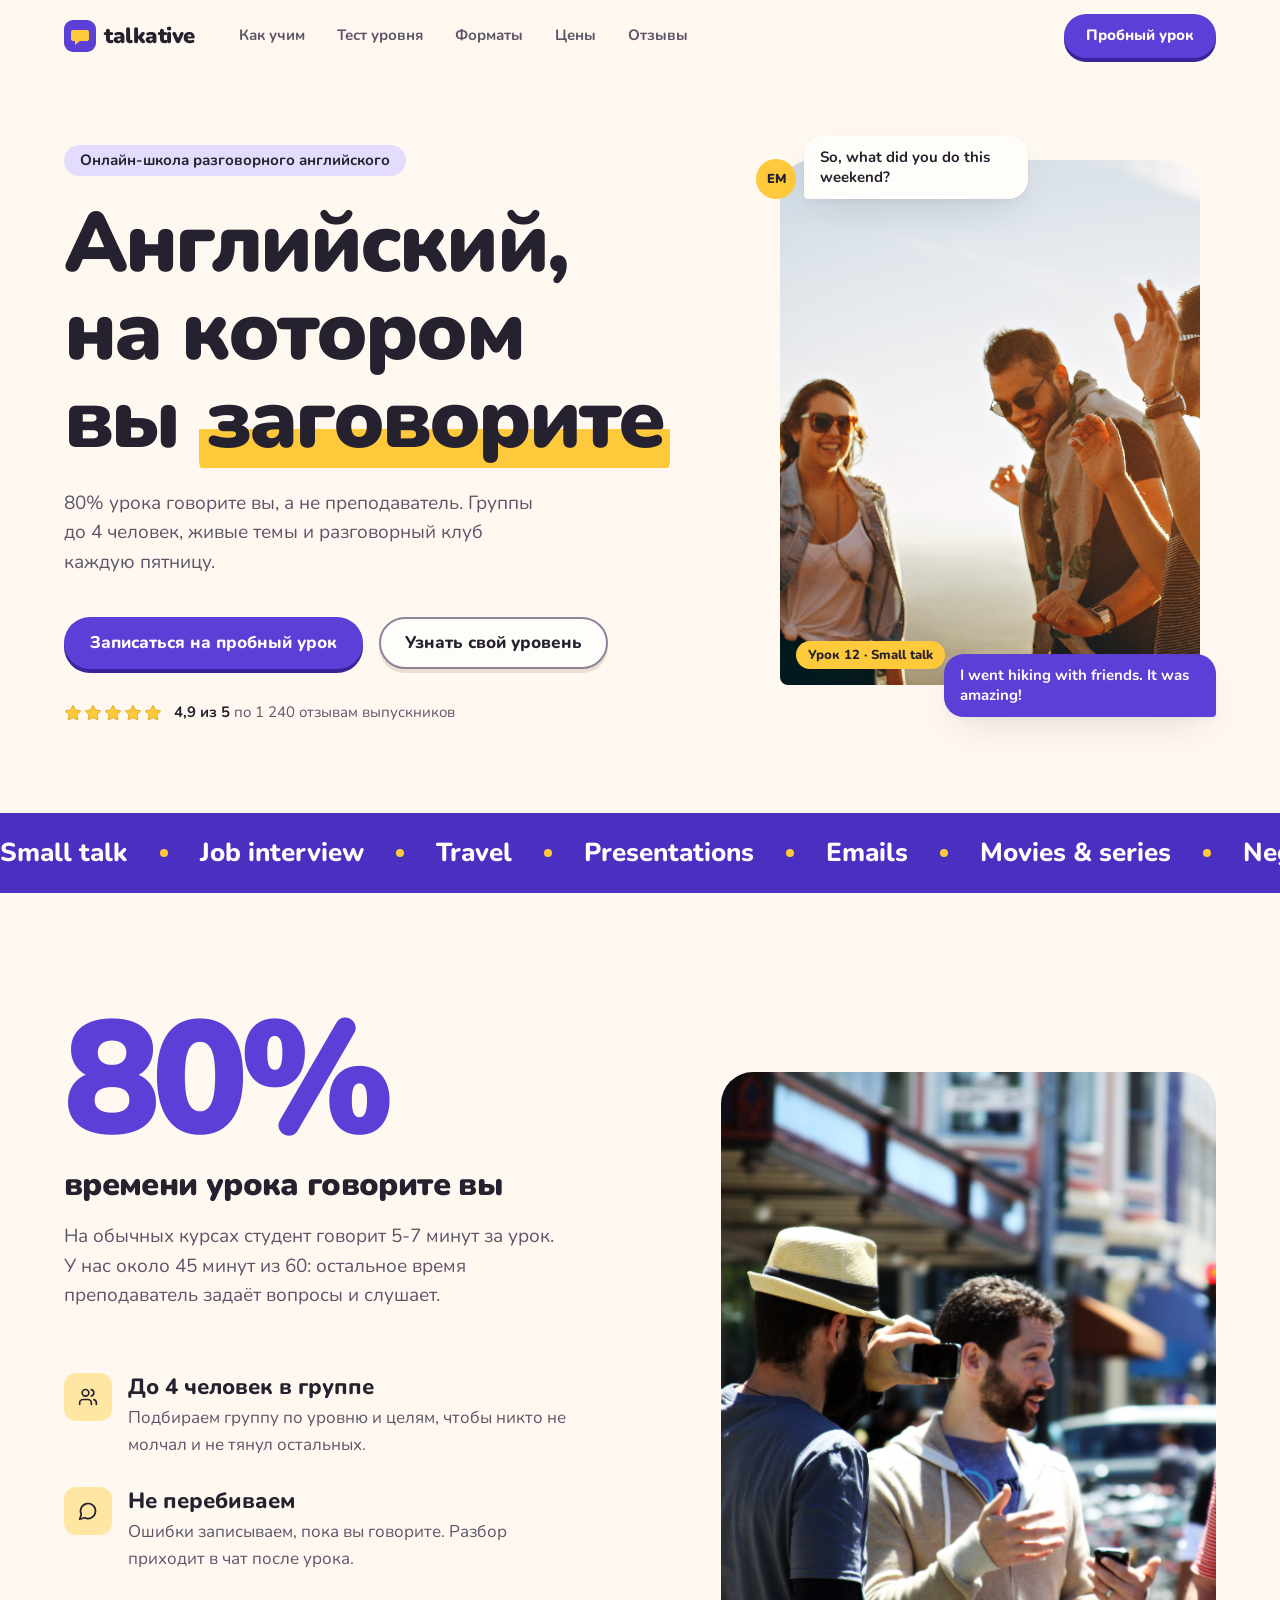
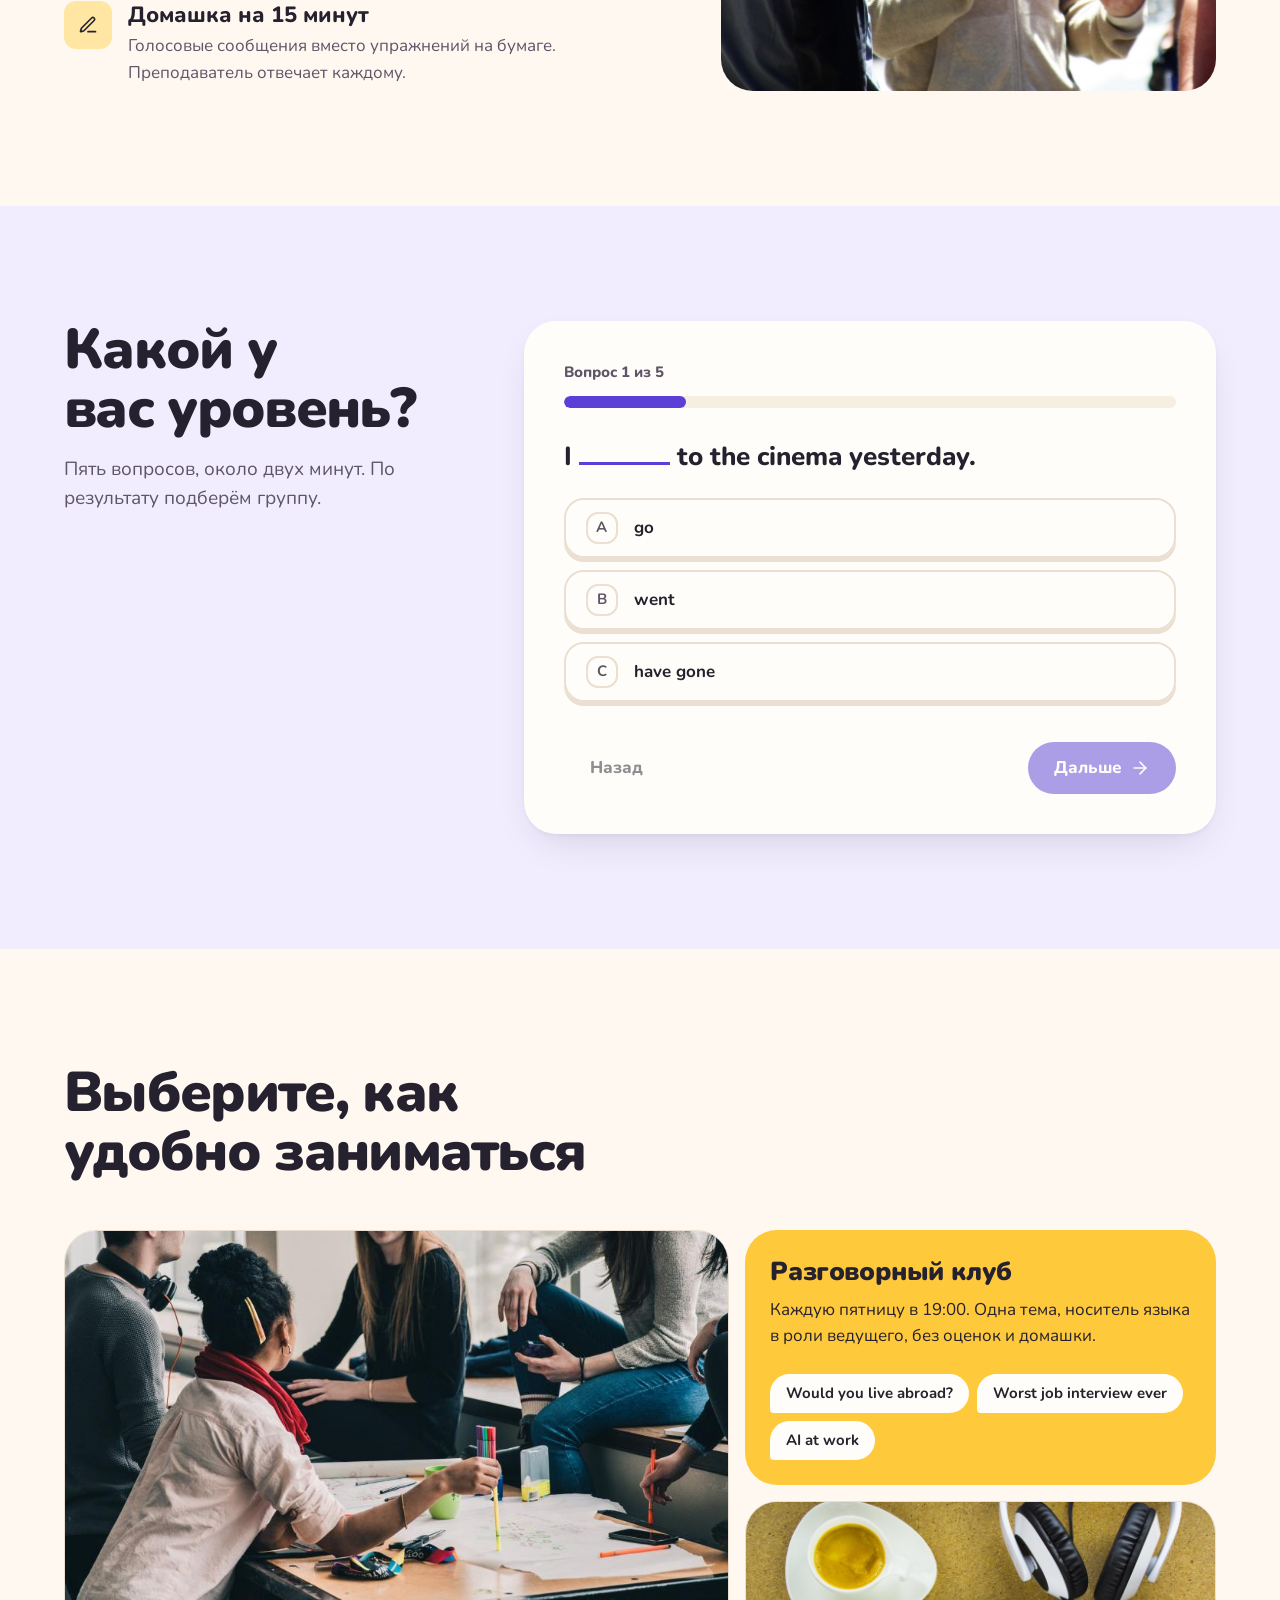
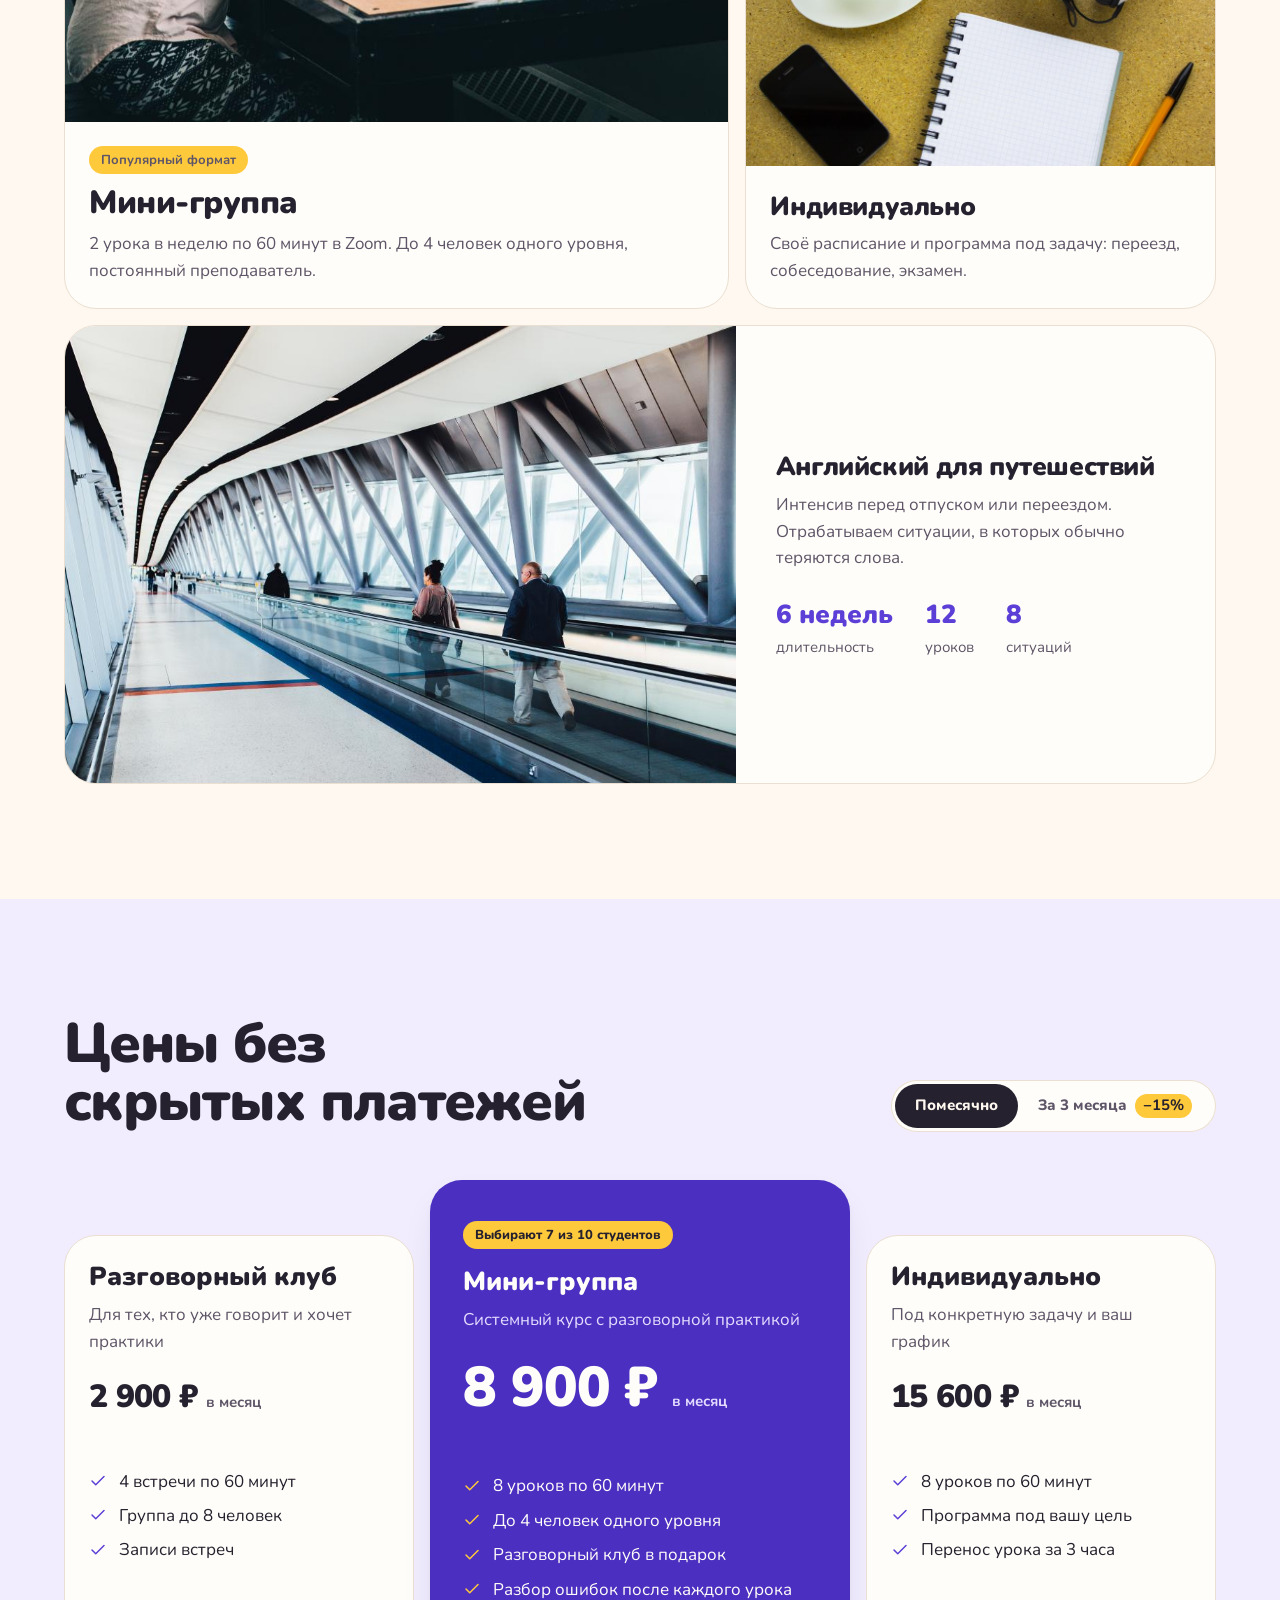
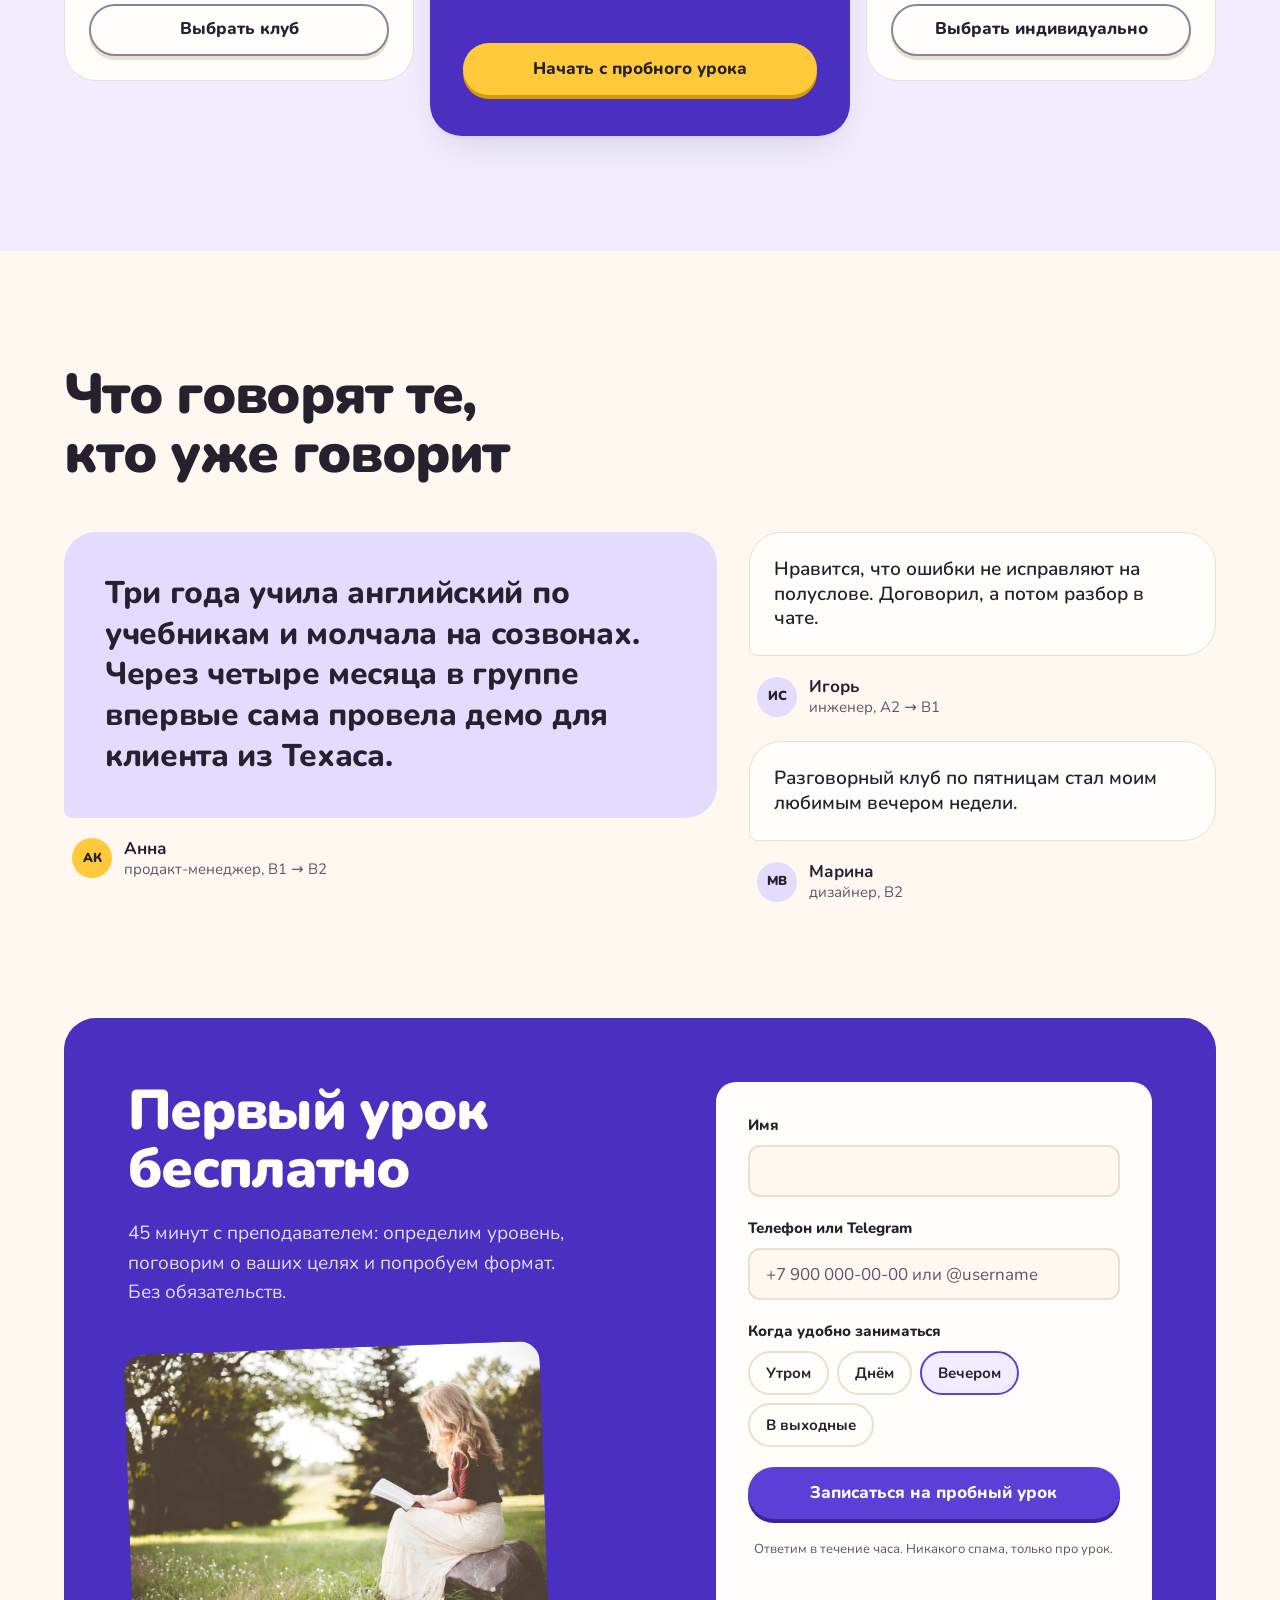
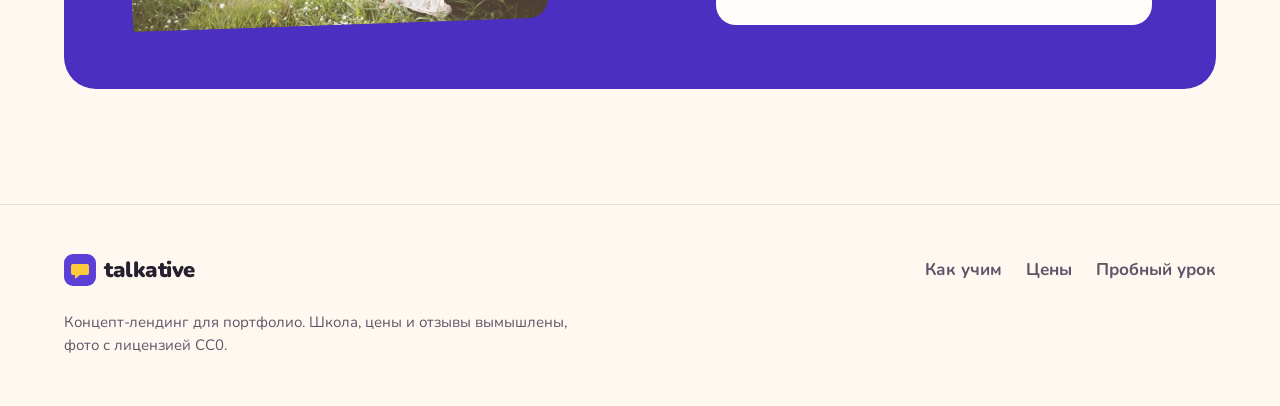
<file: landings/english-school/index.html>
<!doctype html>
<html lang="ru">
<head>
  <meta charset="utf-8" />
  <meta name="viewport" content="width=device-width, initial-scale=1" />
  <title>Talkative. Онлайн-школа разговорного английского</title>
  <meta name="description" content="Разговорный английский в мини-группах до 4 человек. 80% урока говорите вы. Бесплатный пробный урок и тест уровня за 2 минуты." />
  <meta name="theme-color" content="#5b3fd6" />
  <link rel="icon" href="data:image/svg+xml,%3Csvg xmlns='http://www.w3.org/2000/svg' viewBox='0 0 32 32'%3E%3Crect width='32' height='32' rx='9' fill='%235b3fd6'/%3E%3Cpath d='M9 10h14a2 2 0 0 1 2 2v7a2 2 0 0 1-2 2h-7l-5 4v-4H9a2 2 0 0 1-2-2v-7a2 2 0 0 1 2-2z' fill='%23ffc93c'/%3E%3C/svg%3E" />

  <link rel="preconnect" href="https://fonts.googleapis.com" />
  <link rel="preconnect" href="https://fonts.gstatic.com" crossorigin />
  <link rel="stylesheet" href="https://fonts.googleapis.com/css2?family=Nunito:wght@400;500;600;700;800;900&display=swap" />
  <link rel="preload" as="image" href="img/friends.jpg" />
  <link rel="stylesheet" href="css/style.css" />
</head>
<body>
  <svg width="0" height="0" class="sprite" aria-hidden="true">
    <symbol id="i-arrow-right" viewBox="0 0 24 24"><path d="M5 12h14"/><path d="m12 5 7 7-7 7"/></symbol>
    <symbol id="i-menu" viewBox="0 0 24 24"><path d="M4 6h16"/><path d="M4 12h16"/><path d="M4 18h16"/></symbol>
    <symbol id="i-x" viewBox="0 0 24 24"><path d="M18 6 6 18"/><path d="m6 6 12 12"/></symbol>
    <symbol id="i-check" viewBox="0 0 24 24"><path d="M20 6 9 17l-5-5"/></symbol>
    <symbol id="i-users" viewBox="0 0 24 24"><path d="M16 21v-2a4 4 0 0 0-4-4H6a4 4 0 0 0-4 4v2"/><circle cx="9" cy="7" r="4"/><path d="M22 21v-2a4 4 0 0 0-3-3.87"/><path d="M16 3.13a4 4 0 0 1 0 7.75"/></symbol>
    <symbol id="i-message" viewBox="0 0 24 24"><path d="M7.9 20A9 9 0 1 0 4 16.1L2 22Z"/></symbol>
    <symbol id="i-pen" viewBox="0 0 24 24"><path d="M12 20h9"/><path d="M16.38 3.62a1 1 0 0 1 3 3L7.37 18.64a2 2 0 0 1-.85.5l-2.87.84a.5.5 0 0 1-.62-.62l.84-2.87a2 2 0 0 1 .5-.85z"/></symbol>
    <symbol id="i-star" viewBox="0 0 24 24"><path d="M11.53 2.3a.53.53 0 0 1 .95 0l2.31 4.68a2.12 2.12 0 0 0 1.6 1.16l5.16.76a.53.53 0 0 1 .3.9l-3.74 3.64a2.12 2.12 0 0 0-.61 1.88l.88 5.14a.53.53 0 0 1-.77.56l-4.62-2.43a2.12 2.12 0 0 0-1.97 0L6.4 21.01a.53.53 0 0 1-.77-.56l.88-5.13a2.12 2.12 0 0 0-.61-1.88L2.16 9.8a.53.53 0 0 1 .3-.9l5.16-.76a2.12 2.12 0 0 0 1.6-1.16z"/></symbol>
    <symbol id="i-rotate" viewBox="0 0 24 24"><path d="M3 12a9 9 0 1 0 9-9 9.75 9.75 0 0 0-6.74 2.74L3 8"/><path d="M3 3v5h5"/></symbol>
    <symbol id="i-alert" viewBox="0 0 24 24"><circle cx="12" cy="12" r="10"/><path d="M12 8v4"/><path d="M12 16h.01"/></symbol>
    <symbol id="i-circle-check" viewBox="0 0 24 24"><circle cx="12" cy="12" r="10"/><path d="m9 12 2 2 4-4"/></symbol>
  </svg>

  <a class="skip-link" href="#main">Перейти к содержимому</a>

  <header class="header" id="header">
    <div class="container header__inner">
      <a class="logo" href="#top" aria-label="Talkative, на главную">
        <svg class="logo__mark" viewBox="0 0 32 32" aria-hidden="true"><rect width="32" height="32" rx="9"/><path d="M9 10h14a2 2 0 0 1 2 2v7a2 2 0 0 1-2 2h-7l-5 4v-4H9a2 2 0 0 1-2-2v-7a2 2 0 0 1 2-2z"/></svg>
        <span>talkative</span>
      </a>

      <nav class="nav" id="nav" aria-label="Разделы">
        <a href="#method">Как учим</a>
        <a href="#test">Тест уровня</a>
        <a href="#formats">Форматы</a>
        <a href="#prices">Цены</a>
        <a href="#reviews">Отзывы</a>
      </nav>

      <div class="header__actions">
        <a class="btn btn--primary btn--sm header__cta" href="#trial">Пробный урок</a>
        <button class="icon-btn nav-toggle" id="nav-toggle" type="button" aria-controls="nav" aria-expanded="false" aria-label="Открыть меню">
          <svg class="icon" aria-hidden="true"><use href="#i-menu"/></svg>
        </button>
      </div>
    </div>
  </header>

  <main id="main">
    <!-- Первый экран -->
    <section class="hero" id="top">
      <div class="container hero__grid">
        <div class="hero__copy">
          <p class="chip">Онлайн-школа разговорного английского</p>
          <h1 class="hero__title">Английский, на котором вы <mark>заговорите</mark></h1>
          <p class="hero__lead">80% урока говорите вы, а не преподаватель. Группы до 4 человек, живые темы и разговорный клуб каждую пятницу.</p>
          <div class="hero__cta">
            <a class="btn btn--primary" href="#trial">Записаться на пробный урок</a>
            <a class="btn btn--secondary" href="#test">Узнать свой уровень</a>
          </div>
          <p class="hero__proof">
            <span class="stars" aria-hidden="true">
              <svg class="icon icon--sm"><use href="#i-star"/></svg><svg class="icon icon--sm"><use href="#i-star"/></svg><svg class="icon icon--sm"><use href="#i-star"/></svg><svg class="icon icon--sm"><use href="#i-star"/></svg><svg class="icon icon--sm"><use href="#i-star"/></svg>
            </span>
            <span><strong>4,9 из 5</strong> по 1 240 отзывам выпускников</span>
          </p>
        </div>

        <div class="hero__media">
          <img src="img/friends.jpg" width="960" height="640" alt="Четверо друзей смеются во время разговора на закате" fetchpriority="high" />
          <div class="bubble bubble--in" aria-hidden="true">
            <span class="avatar avatar--teacher">EM</span>
            <p>So, what did you do this weekend?</p>
          </div>
          <div class="bubble bubble--out" aria-hidden="true">
            <p>I went hiking with friends. It was amazing!</p>
          </div>
          <p class="hero__lesson" aria-hidden="true">Урок 12 · Small talk</p>
        </div>
      </div>
    </section>

    <!-- Бегущая строка тем -->
    <section class="marquee" aria-label="Темы уроков">
      <ul class="visually-hidden">
        <li>Small talk</li><li>Собеседование</li><li>Путешествия</li><li>Презентации</li><li>Деловые письма</li><li>Фильмы и сериалы</li><li>Переговоры</li><li>IT и продукт</li>
      </ul>
      <div class="marquee__track" aria-hidden="true">
        <div class="marquee__group">
          <span>Small talk</span><span>Job interview</span><span>Travel</span><span>Presentations</span><span>Emails</span><span>Movies &amp; series</span><span>Negotiations</span><span>Tech talk</span>
        </div>
        <div class="marquee__group">
          <span>Small talk</span><span>Job interview</span><span>Travel</span><span>Presentations</span><span>Emails</span><span>Movies &amp; series</span><span>Negotiations</span><span>Tech talk</span>
        </div>
      </div>
    </section>

    <!-- Метод -->
    <section class="section" id="method" aria-labelledby="method-title">
      <div class="container method">
        <div class="method__stat">
          <p class="method__num">80%</p>
          <h2 class="method__title" id="method-title">времени урока говорите вы</h2>
          <p class="method__lead">На обычных курсах студент говорит 5-7 минут за урок. У нас около 45 минут из 60: остальное время преподаватель задаёт вопросы и слушает.</p>
        </div>

        <figure class="method__media">
          <img src="img/talking-street.jpg" width="960" height="640" alt="Трое мужчин оживлённо разговаривают на улице" loading="lazy" />
        </figure>

        <ul class="method__points">
          <li>
            <span class="method__icon"><svg class="icon" aria-hidden="true"><use href="#i-users"/></svg></span>
            <div>
              <h3>До 4 человек в группе</h3>
              <p>Подбираем группу по уровню и целям, чтобы никто не молчал и не тянул остальных.</p>
            </div>
          </li>
          <li>
            <span class="method__icon"><svg class="icon" aria-hidden="true"><use href="#i-message"/></svg></span>
            <div>
              <h3>Не перебиваем</h3>
              <p>Ошибки записываем, пока вы говорите. Разбор приходит в чат после урока.</p>
            </div>
          </li>
          <li>
            <span class="method__icon"><svg class="icon" aria-hidden="true"><use href="#i-pen"/></svg></span>
            <div>
              <h3>Домашка на 15 минут</h3>
              <p>Голосовые сообщения вместо упражнений на бумаге. Преподаватель отвечает каждому.</p>
            </div>
          </li>
        </ul>
      </div>
    </section>

    <!-- Тест уровня -->
    <section class="section section--tint" id="test" aria-labelledby="test-title">
      <div class="container test">
        <header class="test__head">
          <h2 class="section-title" id="test-title">Какой у вас уровень?</h2>
          <p class="section-lead">Пять вопросов, около двух минут. По результату подберём группу.</p>
        </header>

        <div class="quiz" id="quiz">
          <div class="quiz__top">
            <p class="quiz__count" id="quiz-count">Вопрос 1 из 5</p>
            <div class="progress" role="progressbar" aria-labelledby="quiz-count" aria-valuemin="0" aria-valuemax="5" aria-valuenow="1" id="quiz-progress">
              <span class="progress__bar"></span>
            </div>
          </div>

          <form class="quiz__form" id="quiz-form">
            <fieldset class="quiz__question">
              <legend class="quiz__legend" id="quiz-legend"></legend>
              <div class="quiz__options" id="quiz-options"></div>
            </fieldset>
            <div class="quiz__nav">
              <button class="btn btn--ghost" type="button" id="quiz-back" disabled>Назад</button>
              <button class="btn btn--primary" type="submit" id="quiz-next" disabled>
                <span class="btn__label">Дальше</span>
                <svg class="icon" aria-hidden="true"><use href="#i-arrow-right"/></svg>
              </button>
            </div>
          </form>

          <div class="quiz__result" id="quiz-result" hidden tabindex="-1">
            <p class="quiz__result-label">Ваш уровень примерно</p>
            <p class="quiz__level" id="quiz-level">B1</p>
            <p class="quiz__level-name" id="quiz-level-name">Intermediate</p>
            <p class="quiz__advice" id="quiz-advice"></p>
            <div class="quiz__nav">
              <button class="btn btn--ghost" type="button" id="quiz-restart">
                <svg class="icon" aria-hidden="true"><use href="#i-rotate"/></svg>
                Пройти заново
              </button>
              <a class="btn btn--primary" href="#trial" id="quiz-cta">Записаться в группу</a>
            </div>
          </div>
        </div>
      </div>
    </section>

    <!-- Форматы: бенто -->
    <section class="section" id="formats" aria-labelledby="formats-title">
      <div class="container">
        <header class="section-head">
          <h2 class="section-title" id="formats-title">Выберите, как удобно заниматься</h2>
        </header>

        <div class="bento">
          <article class="card card--lead">
            <img src="img/group-table.jpg" width="960" height="640" alt="Студенты занимаются за общим столом с тетрадями" loading="lazy" />
            <div class="card__body">
              <p class="tag">Популярный формат</p>
              <h3 class="card__title">Мини-группа</h3>
              <p>2 урока в неделю по 60 минут в Zoom. До 4 человек одного уровня, постоянный преподаватель.</p>
            </div>
          </article>

          <article class="card card--club">
            <div class="card__body">
              <h3 class="card__title">Разговорный клуб</h3>
              <p>Каждую пятницу в 19:00. Одна тема, носитель языка в роли ведущего, без оценок и домашки.</p>
              <ul class="club-topics" aria-label="Темы ближайших встреч">
                <li>Would you live abroad?</li>
                <li>Worst job interview ever</li>
                <li>AI at work</li>
              </ul>
            </div>
          </article>

          <article class="card card--side">
            <img src="img/headphones.jpg" width="960" height="640" alt="Наушники, блокнот и чашка чая на столе" loading="lazy" />
            <div class="card__body">
              <h3 class="card__title">Индивидуально</h3>
              <p>Своё расписание и программа под задачу: переезд, собеседование, экзамен.</p>
            </div>
          </article>

          <article class="card card--wide">
            <img src="img/airport.jpg" width="960" height="654" alt="Пассажиры идут по стеклянному переходу в аэропорту" loading="lazy" />
            <div class="card__body">
              <h3 class="card__title">Английский для путешествий</h3>
              <p>Интенсив перед отпуском или переездом. Отрабатываем ситуации, в которых обычно теряются слова.</p>
              <dl class="card__facts">
                <div><dt>длительность</dt><dd>6 недель</dd></div>
                <div><dt>уроков</dt><dd>12</dd></div>
                <div><dt>ситуаций</dt><dd>8</dd></div>
              </dl>
            </div>
          </article>
        </div>
      </div>
    </section>

    <!-- Цены -->
    <section class="section section--tint" id="prices" aria-labelledby="prices-title">
      <div class="container">
        <header class="section-head section-head--row">
          <h2 class="section-title" id="prices-title">Цены без скрытых платежей</h2>
          <div class="billing" role="radiogroup" aria-label="Период оплаты">
            <label><input type="radio" name="billing" value="1" checked /><span>Помесячно</span></label>
            <label><input type="radio" name="billing" value="3" /><span>За 3 месяца <b>−15%</b></span></label>
          </div>
        </header>

        <div class="plans">
          <article class="plan">
            <h3 class="plan__name">Разговорный клуб</h3>
            <p class="plan__desc">Для тех, кто уже говорит и хочет практики</p>
            <p class="plan__price"><span data-price="2900">2 900</span> ₽ <small>в месяц</small></p>
            <p class="plan__save" aria-live="polite"></p>
            <ul class="plan__list">
              <li><svg class="icon icon--sm" aria-hidden="true"><use href="#i-check"/></svg>4 встречи по 60 минут</li>
              <li><svg class="icon icon--sm" aria-hidden="true"><use href="#i-check"/></svg>Группа до 8 человек</li>
              <li><svg class="icon icon--sm" aria-hidden="true"><use href="#i-check"/></svg>Записи встреч</li>
            </ul>
            <a class="btn btn--secondary btn--block" href="#trial" data-plan="Разговорный клуб">Выбрать клуб</a>
          </article>

          <article class="plan plan--lead">
            <p class="plan__badge">Выбирают 7 из 10 студентов</p>
            <h3 class="plan__name">Мини-группа</h3>
            <p class="plan__desc">Системный курс с разговорной практикой</p>
            <p class="plan__price"><span data-price="8900">8 900</span> ₽ <small>в месяц</small></p>
            <p class="plan__save" aria-live="polite"></p>
            <ul class="plan__list">
              <li><svg class="icon icon--sm" aria-hidden="true"><use href="#i-check"/></svg>8 уроков по 60 минут</li>
              <li><svg class="icon icon--sm" aria-hidden="true"><use href="#i-check"/></svg>До 4 человек одного уровня</li>
              <li><svg class="icon icon--sm" aria-hidden="true"><use href="#i-check"/></svg>Разговорный клуб в подарок</li>
              <li><svg class="icon icon--sm" aria-hidden="true"><use href="#i-check"/></svg>Разбор ошибок после каждого урока</li>
            </ul>
            <a class="btn btn--primary btn--block" href="#trial" data-plan="Мини-группа">Начать с пробного урока</a>
          </article>

          <article class="plan">
            <h3 class="plan__name">Индивидуально</h3>
            <p class="plan__desc">Под конкретную задачу и ваш график</p>
            <p class="plan__price"><span data-price="15600">15 600</span> ₽ <small>в месяц</small></p>
            <p class="plan__save" aria-live="polite"></p>
            <ul class="plan__list">
              <li><svg class="icon icon--sm" aria-hidden="true"><use href="#i-check"/></svg>8 уроков по 60 минут</li>
              <li><svg class="icon icon--sm" aria-hidden="true"><use href="#i-check"/></svg>Программа под вашу цель</li>
              <li><svg class="icon icon--sm" aria-hidden="true"><use href="#i-check"/></svg>Перенос урока за 3 часа</li>
            </ul>
            <a class="btn btn--secondary btn--block" href="#trial" data-plan="Индивидуально">Выбрать индивидуально</a>
          </article>
        </div>
      </div>
    </section>

    <!-- Отзывы -->
    <section class="section" id="reviews" aria-labelledby="reviews-title">
      <div class="container reviews">
        <h2 class="section-title" id="reviews-title">Что говорят те, кто уже говорит</h2>

        <figure class="review review--lead">
          <blockquote>
            <p>Три года учила английский по учебникам и молчала на созвонах. Через четыре месяца в группе впервые сама провела демо для клиента из Техаса.</p>
          </blockquote>
          <figcaption>
            <span class="avatar">АК</span>
            <span><strong>Анна</strong><br />продакт-менеджер, B1 → B2</span>
          </figcaption>
        </figure>

        <figure class="review">
          <blockquote>
            <p>Нравится, что ошибки не исправляют на полуслове. Договорил, а потом разбор в чате.</p>
          </blockquote>
          <figcaption>
            <span class="avatar avatar--alt">ИС</span>
            <span><strong>Игорь</strong><br />инженер, A2 → B1</span>
          </figcaption>
        </figure>

        <figure class="review">
          <blockquote>
            <p>Разговорный клуб по пятницам стал моим любимым вечером недели.</p>
          </blockquote>
          <figcaption>
            <span class="avatar avatar--alt">МВ</span>
            <span><strong>Марина</strong><br />дизайнер, B2</span>
          </figcaption>
        </figure>
      </div>
    </section>

    <!-- Пробный урок -->
    <section class="section section--cta" id="trial" aria-labelledby="trial-title">
      <div class="container">
        <div class="trial">
          <div class="trial__copy">
            <h2 class="trial__title" id="trial-title">Первый урок бесплатно</h2>
            <p>45 минут с преподавателем: определим уровень, поговорим о ваших целях и попробуем формат. Без обязательств.</p>
            <img class="trial__img" src="img/reading-park.webp" width="1024" height="683" alt="Девушка читает книгу на траве в парке" loading="lazy" />
          </div>

          <form class="form" id="trial-form" novalidate>
            <div class="input-field">
              <label for="name">Имя</label>
              <input id="name" name="name" type="text" autocomplete="given-name" required aria-describedby="name-error" />
              <p class="input-field__error" id="name-error" hidden>
                <svg class="icon icon--sm" aria-hidden="true"><use href="#i-alert"/></svg>
                <span>Напишите, как к вам обращаться.</span>
              </p>
            </div>
            <div class="input-field">
              <label for="contact">Телефон или Telegram</label>
              <input id="contact" name="contact" type="text" autocomplete="tel" placeholder="+7 900 000-00-00 или @username" required aria-describedby="contact-error" />
              <p class="input-field__error" id="contact-error" hidden>
                <svg class="icon icon--sm" aria-hidden="true"><use href="#i-alert"/></svg>
                <span>Укажите телефон из 11 цифр или ник в Telegram, начиная с @.</span>
              </p>
            </div>

            <fieldset class="input-field">
              <legend>Когда удобно заниматься</legend>
              <div class="chips">
                <label><input type="checkbox" name="time" value="Утро" /><span>Утром</span></label>
                <label><input type="checkbox" name="time" value="День" /><span>Днём</span></label>
                <label><input type="checkbox" name="time" value="Вечер" checked /><span>Вечером</span></label>
                <label><input type="checkbox" name="time" value="Выходные" /><span>В выходные</span></label>
              </div>
            </fieldset>

            <p class="form__summary" id="form-summary" hidden></p>

            <button class="btn btn--primary btn--block" type="submit" id="trial-submit">
              <span class="btn__label">Записаться на пробный урок</span>
              <svg class="icon spinner" aria-hidden="true" viewBox="0 0 24 24"><path d="M21 12a9 9 0 1 1-6.22-8.56"/></svg>
            </button>
            <p class="form__note">Ответим в течение часа. Никакого спама, только про урок.</p>

            <div class="form__success" id="trial-success" hidden tabindex="-1">
              <svg class="icon icon--xl" aria-hidden="true"><use href="#i-circle-check"/></svg>
              <p class="form__success-title">See you soon!</p>
              <p>Заявка принята. Куратор напишет в течение часа и предложит время пробного урока.</p>
            </div>
          </form>
        </div>
      </div>
    </section>
  </main>

  <footer class="footer">
    <div class="container footer__inner">
      <a class="logo" href="#top" aria-label="Talkative, наверх">
        <svg class="logo__mark" viewBox="0 0 32 32" aria-hidden="true"><rect width="32" height="32" rx="9"/><path d="M9 10h14a2 2 0 0 1 2 2v7a2 2 0 0 1-2 2h-7l-5 4v-4H9a2 2 0 0 1-2-2v-7a2 2 0 0 1 2-2z"/></svg>
        <span>talkative</span>
      </a>
      <nav class="footer__links" aria-label="Ссылки в подвале">
        <a href="#method">Как учим</a>
        <a href="#prices">Цены</a>
        <a href="#trial">Пробный урок</a>
      </nav>
      <p class="footer__note">Концепт-лендинг для портфолио. Школа, цены и отзывы вымышлены, фото с лицензией CC0.</p>
    </div>
  </footer>

  <script src="js/main.js"></script>
</body>
</html>
</file>
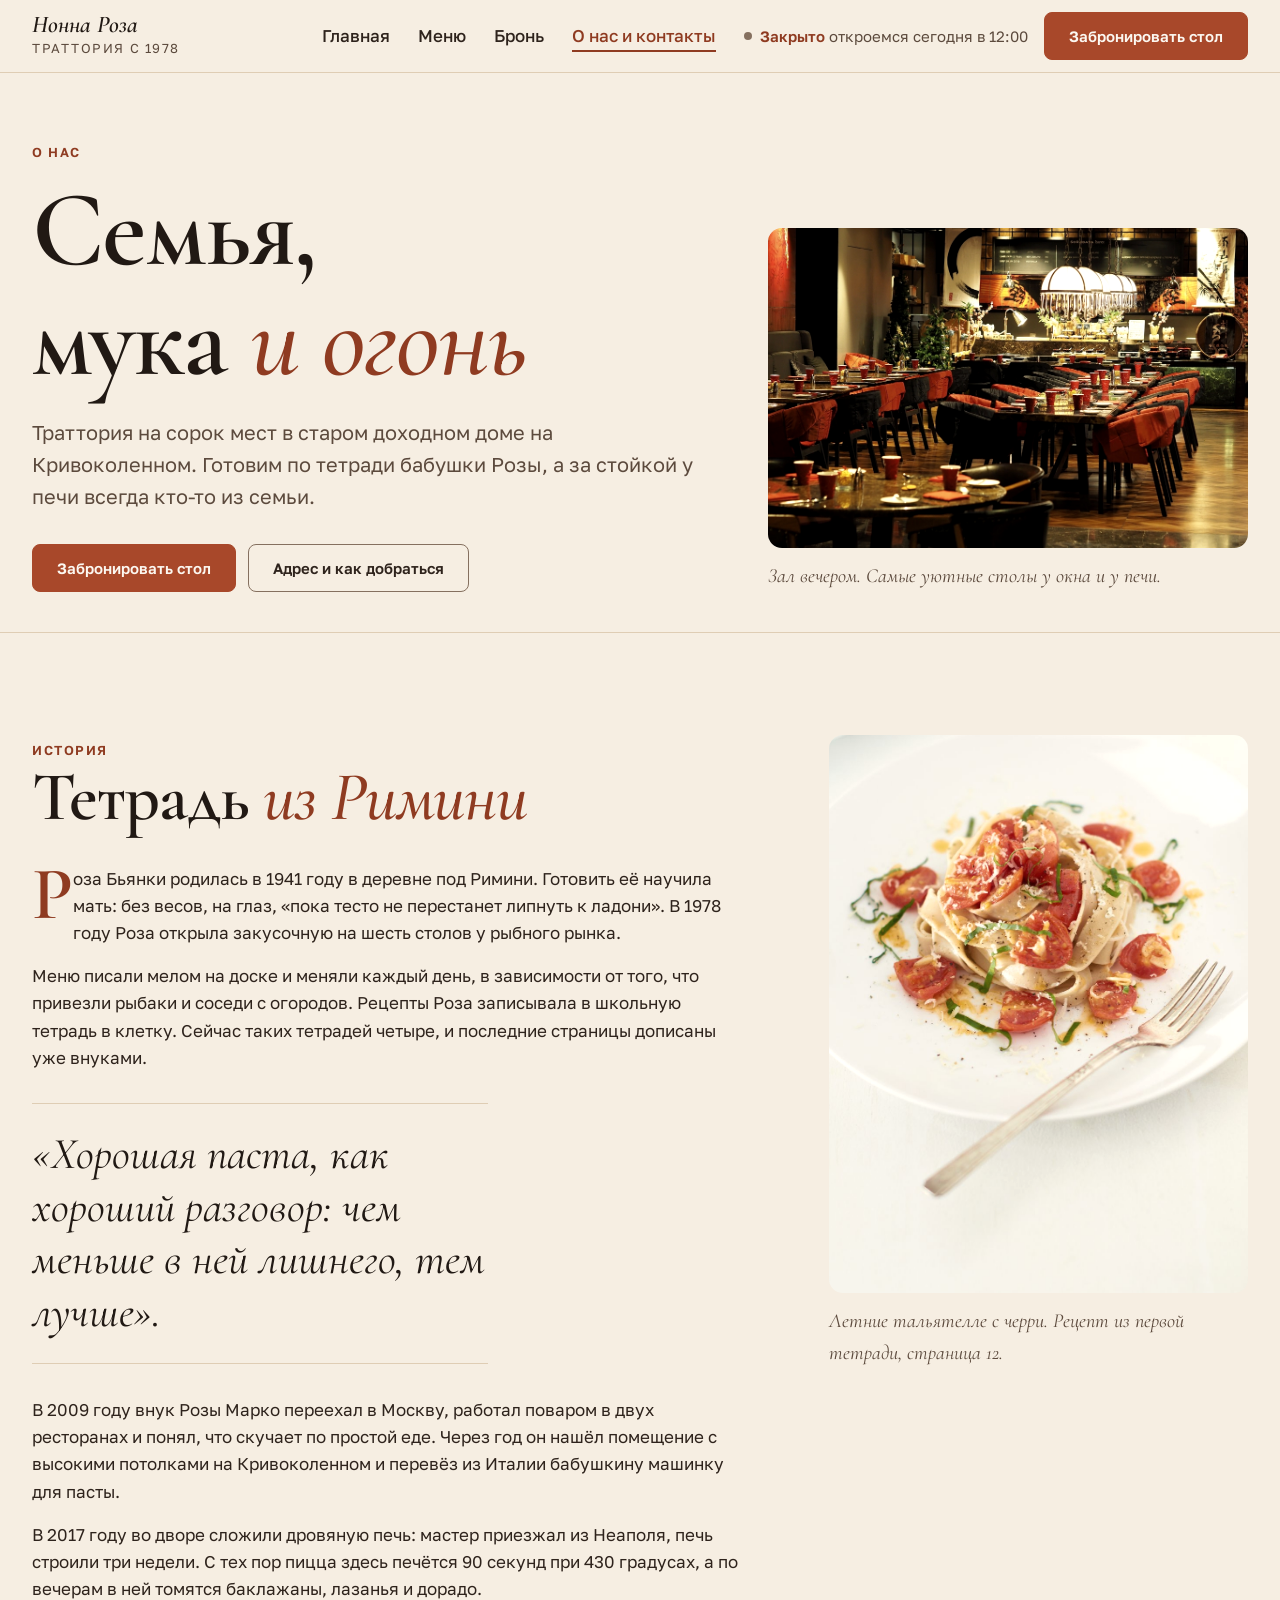
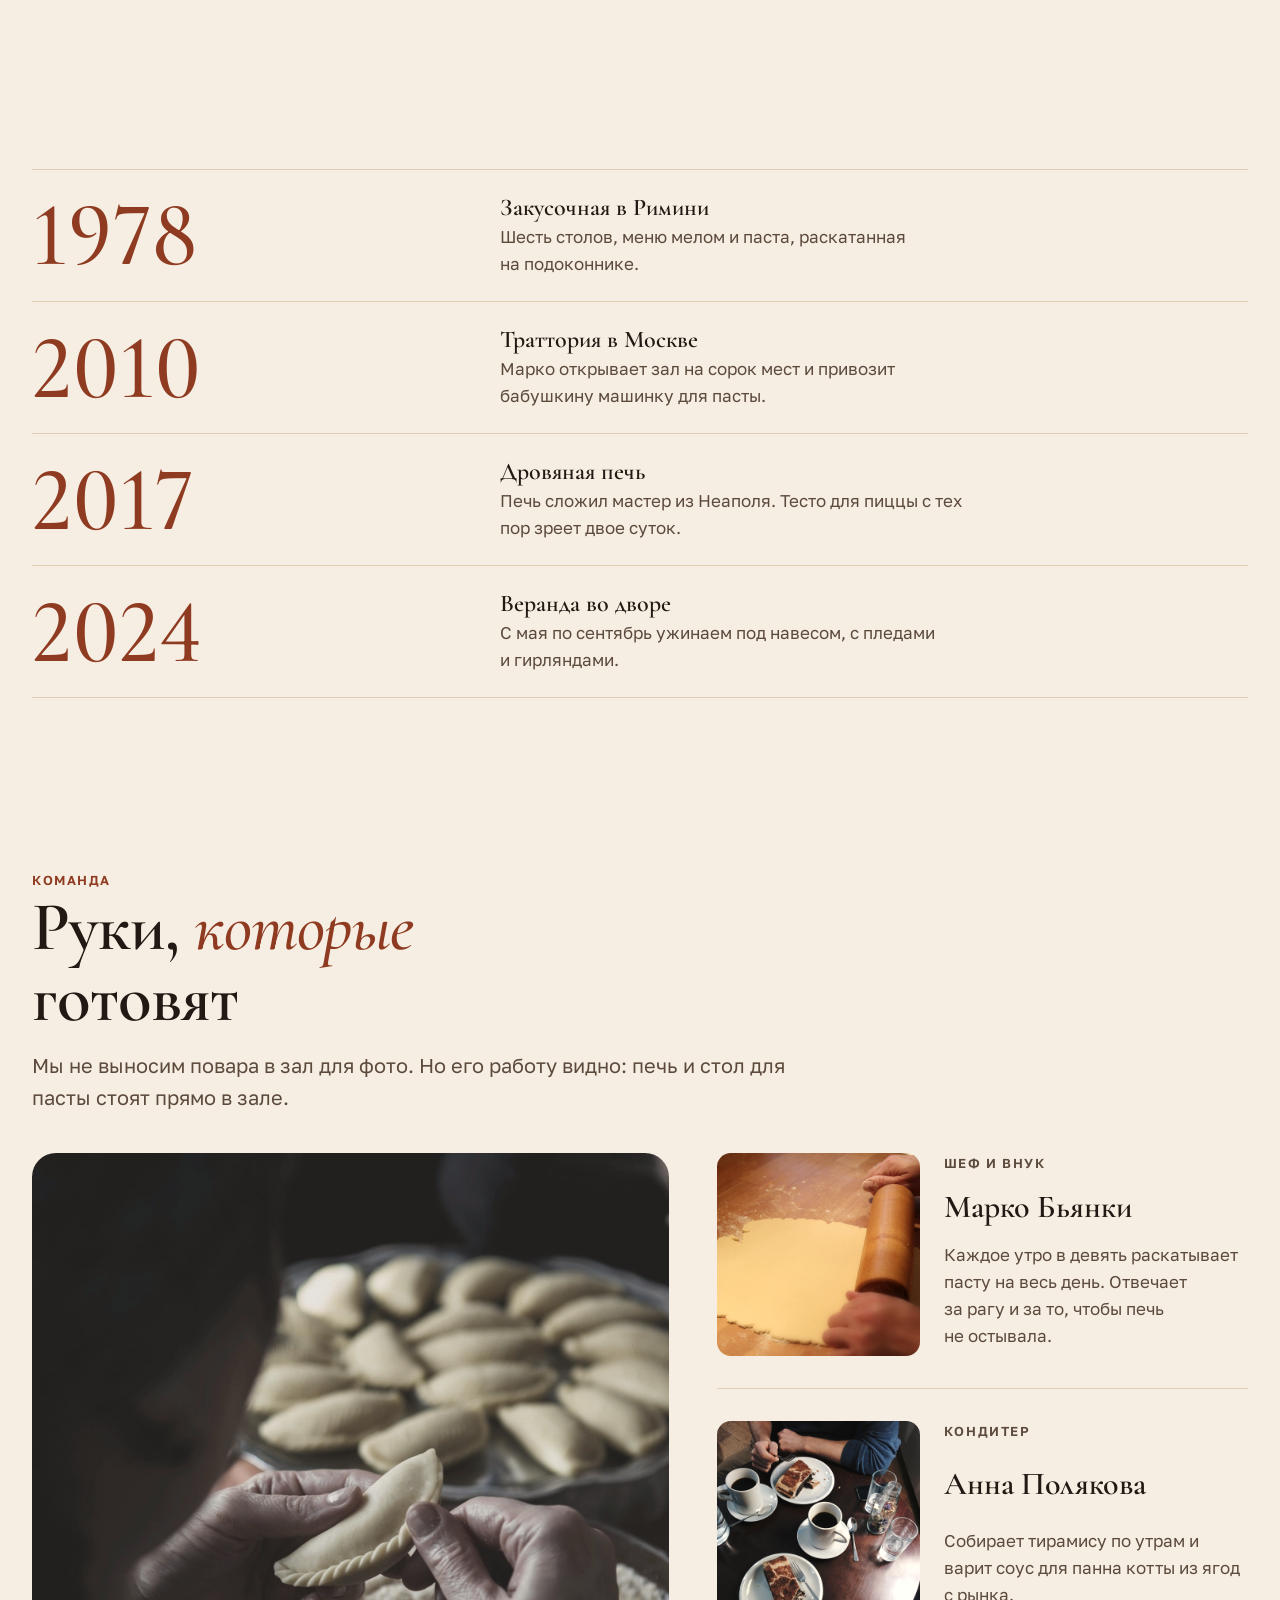
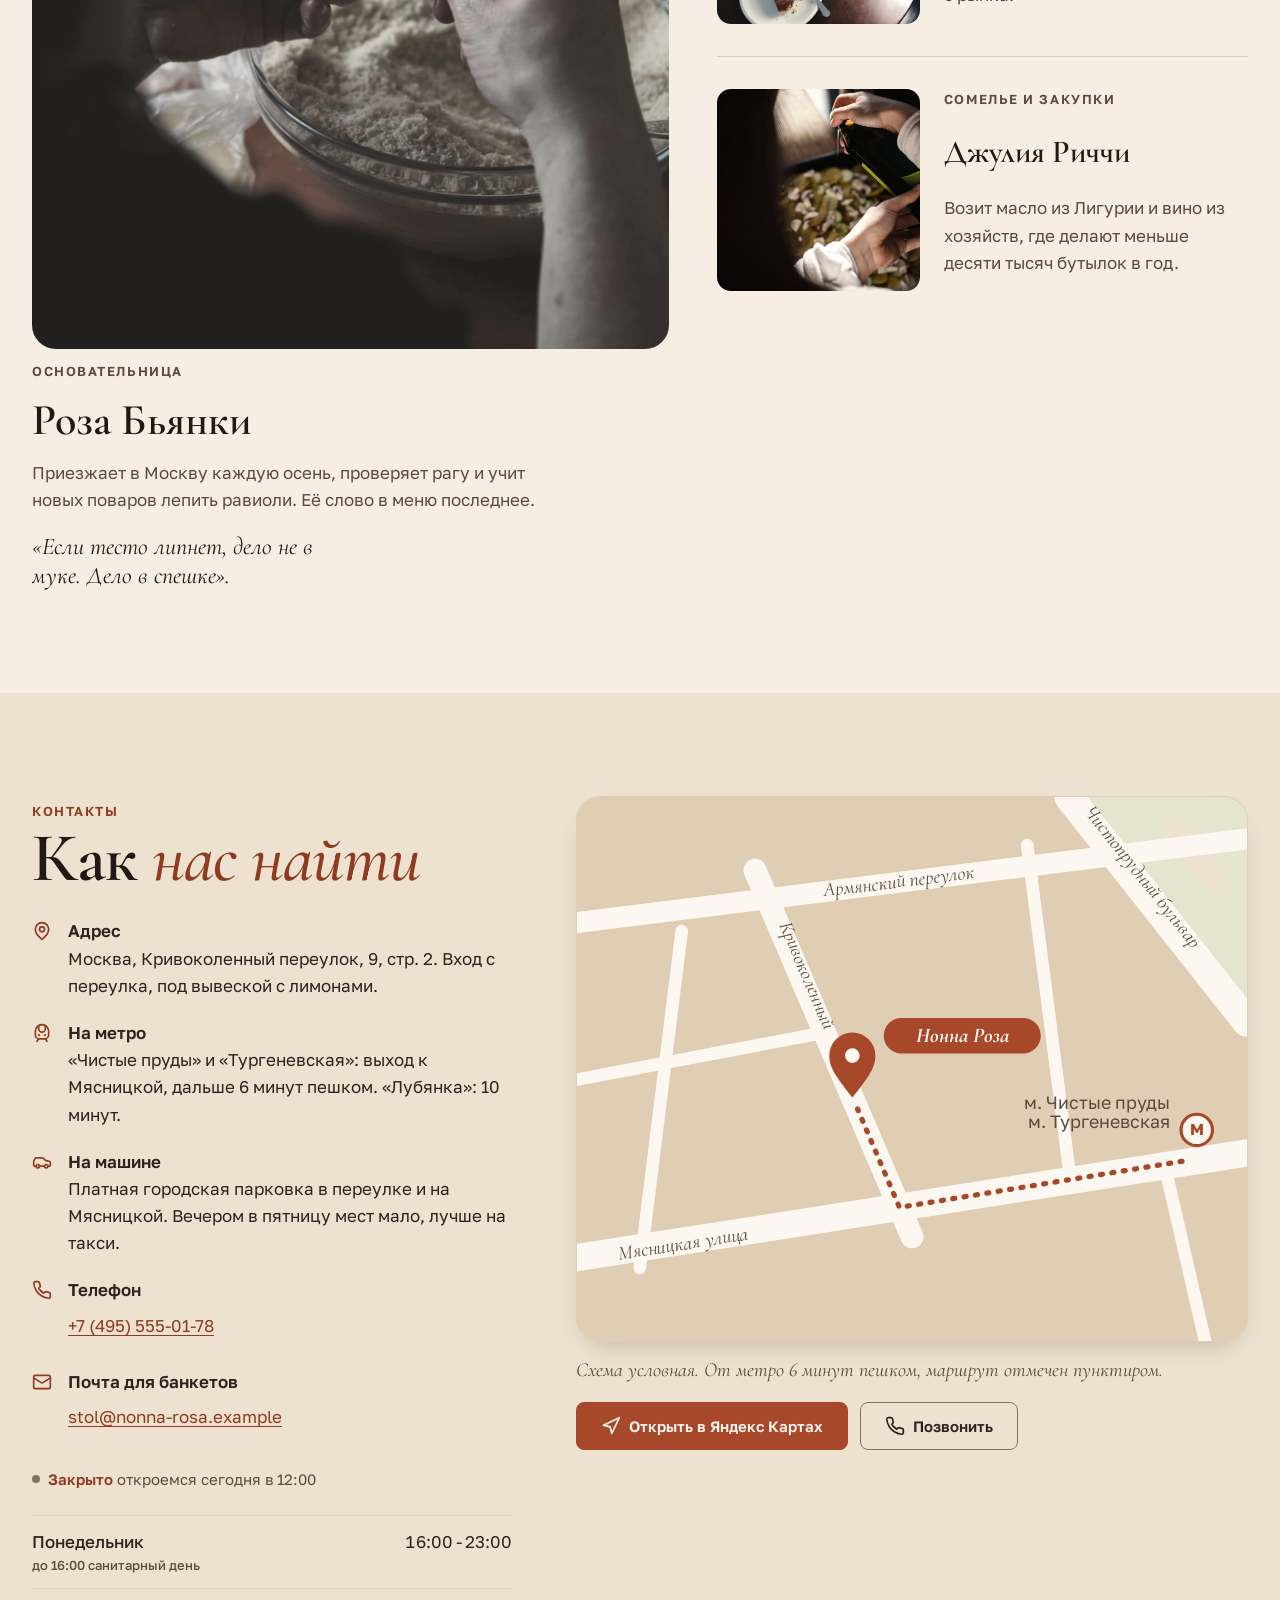
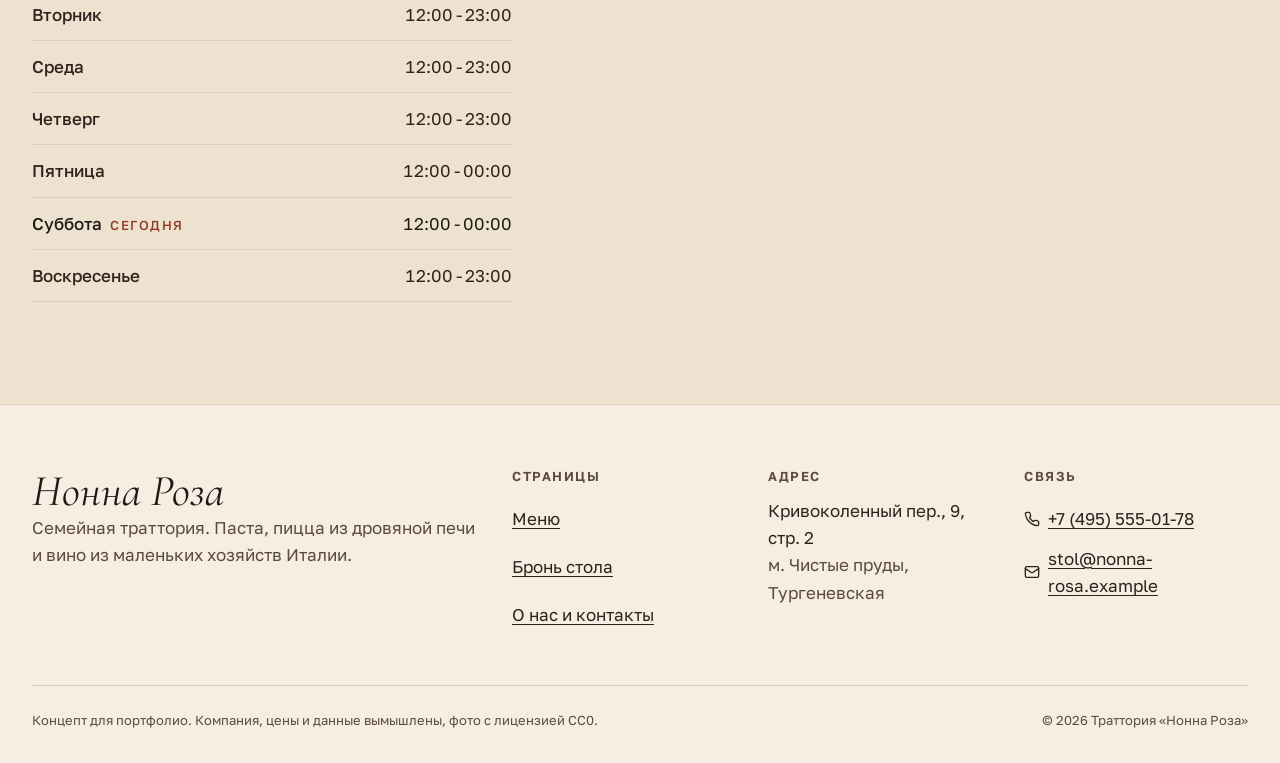
<file: apps/restaurant/about.html>
<!doctype html>
<html lang="ru">
<head>
  <meta charset="utf-8">
  <meta name="viewport" content="width=device-width, initial-scale=1">
  <title>О траттории «Нонна Роза»: история семьи и контакты</title>
  <meta name="description" content="История семьи Бьянки с 1978 года, команда траттории, адрес на Кривоколенном переулке, часы работы и схема проезда.">
  <meta name="theme-color" content="#f6eee2" media="(prefers-color-scheme: light)"> <!-- ds-allow-hardcode: цвет панели браузера -->
  <meta name="theme-color" content="#1c1511" media="(prefers-color-scheme: dark)"> <!-- ds-allow-hardcode: цвет панели браузера -->
  <link rel="preconnect" href="https://fonts.googleapis.com">
  <link rel="preconnect" href="https://fonts.gstatic.com" crossorigin>
  <link rel="stylesheet" href="https://fonts.googleapis.com/css2?family=Cormorant+Garamond:ital,wght@0,500;0,600;0,700;1,400;1,500;1,600&family=Golos+Text:wght@400;500;600&display=swap">
  <link rel="stylesheet" href="css/style.css">
</head>
<body>
  <script src="js/icons.js"></script>
  <a class="skip-link" href="#main">Перейти к содержанию</a>


  <header class="site-header">
    <div class="container site-header__inner">
      <a class="logo" href="index.html">
        <span class="logo__name">Нонна Роза</span>
        <span class="logo__sub">траттория с 1978</span>
      </a>
      <nav class="nav" aria-label="Основная навигация">
        <ul class="nav__list">
          <li><a class="nav__link" href="index.html">Главная</a></li>
          <li><a class="nav__link" href="menu.html">Меню</a></li>
          <li><a class="nav__link" href="booking.html">Бронь</a></li>
          <li><a class="nav__link" href="about.html" aria-current="page">О нас и контакты</a></li>
        </ul>
      </nav>
      <p class="status header-status" data-status><span class="status__dot" aria-hidden="true"></span><span><span class="status__word">Ежедневно</span> <span class="status__rest">с 12:00</span></span></p>
      <a class="btn btn--primary header-cta" href="booking.html">Забронировать стол</a>
      <button class="burger" type="button" data-nav-toggle aria-expanded="false" aria-controls="mobile-nav" aria-label="Навигация по сайту">
        <svg class="icon icon-open" aria-hidden="true"><use href="#i-menu"></use></svg>
        <svg class="icon icon-close" aria-hidden="true"><use href="#i-x"></use></svg>
      </button>
    </div>
    <nav class="mobile-nav" id="mobile-nav" aria-label="Навигация на телефоне" hidden>
      <div class="container">
        <ul class="mobile-nav__list">
          <li><a class="mobile-nav__link" href="index.html">Главная</a></li>
          <li><a class="mobile-nav__link" href="menu.html">Меню</a></li>
          <li><a class="mobile-nav__link" href="booking.html">Бронь стола</a></li>
          <li><a class="mobile-nav__link" href="about.html" aria-current="page">О нас и контакты</a></li>
        </ul>
        <div class="mobile-nav__foot">
          <p class="status" data-status><span class="status__dot" aria-hidden="true"></span><span><span class="status__word">Ежедневно</span> <span class="status__rest">с 12:00</span></span></p>
          <a class="btn btn--primary btn--lg" href="booking.html">Забронировать стол</a>
          <a class="btn btn--secondary btn--lg" href="tel:+74955550178"><svg class="icon" aria-hidden="true"><use href="#i-phone"></use></svg>+7 (495) 555-01-78</a>
        </div>
      </div>
    </nav>
  </header>

  <main id="main">
    <section class="page-head" aria-labelledby="about-title">
      <div class="container page-head__grid">
        <div>
          <p class="eyebrow">О нас</p>
          <h1 class="page-title" id="about-title">Семья, мука <em>и огонь</em></h1>
          <p class="lead">Траттория на сорок мест в старом доходном доме на Кривоколенном. Готовим по тетради бабушки Розы, а за стойкой у печи всегда кто-то из семьи.</p>
          <div class="page-head__aside">
            <a class="btn btn--primary" href="booking.html">Забронировать стол</a>
            <a class="btn btn--secondary" href="#contacts">Адрес и как добраться</a>
          </div>
        </div>
        <figure class="head-figure">
          <img class="photo" src="img/interior.webp" width="1024" height="683" alt="Вечерний зал ресторана: деревянный пол, столы с красными креслами, тёплый свет ламп" fetchpriority="high">
          <figcaption class="caption">Зал вечером. Самые уютные столы у окна и у печи.</figcaption>
        </figure>
      </div>
    </section>

    <section class="section story" aria-labelledby="chronicle-title">
      <div class="container chronicle">
        <div class="chronicle__text">
          <p class="eyebrow">История</p>
          <h2 class="section-title" id="chronicle-title">Тетрадь <em>из Римини</em></h2>
          <div class="prose chronicle__intro">
            <p class="dropcap">Роза Бьянки родилась в 1941 году в деревне под Римини. Готовить её научила мать: без весов, на глаз, «пока тесто не перестанет липнуть к ладони». В 1978 году Роза открыла закусочную на шесть столов у рыбного рынка.</p>
            <p>Меню писали мелом на доске и меняли каждый день, в зависимости от того, что привезли рыбаки и соседи с огородов. Рецепты Роза записывала в школьную тетрадь в клетку. Сейчас таких тетрадей четыре, и последние страницы дописаны уже внуками.</p>
          </div>
          <blockquote class="pull">«Хорошая паста, как хороший разговор: чем меньше в ней лишнего, тем лучше».</blockquote>
          <div class="prose">
            <p>В 2009 году внук Розы Марко переехал в Москву, работал поваром в двух ресторанах и понял, что скучает по простой еде. Через год он нашёл помещение с высокими потолками на Кривоколенном и перевёз из Италии бабушкину машинку для пасты.</p>
            <p>В 2017 году во дворе сложили дровяную печь: мастер приезжал из Неаполя, печь строили три недели. С тех пор пицца здесь печётся 90 секунд при 430 градусах, а по вечерам в ней томятся баклажаны, лазанья и дорадо.</p>
          </div>
        </div>
        <figure class="chronicle__figure">
          <img class="photo" src="img/tagliatelle.jpg" width="960" height="1449" alt="Тальятелле с томатами черри и базиликом на белой тарелке, рядом вилка" loading="lazy">
          <figcaption class="caption">Летние тальятелле с черри. Рецепт из первой тетради, страница 12.</figcaption>
        </figure>
      </div>
    </section>

    <section class="section--tight" aria-labelledby="years-title">
      <div class="container">
        <h2 class="sr-only" id="years-title">Главные годы</h2>
        <ol class="timeline">
          <li><span class="timeline__year">1978</span><div><h3>Закусочная в Римини</h3><p>Шесть столов, меню мелом и паста, раскатанная на подоконнике.</p></div></li>
          <li><span class="timeline__year">2010</span><div><h3>Траттория в Москве</h3><p>Марко открывает зал на сорок мест и привозит бабушкину машинку для пасты.</p></div></li>
          <li><span class="timeline__year">2017</span><div><h3>Дровяная печь</h3><p>Печь сложил мастер из Неаполя. Тесто для пиццы с тех пор зреет двое суток.</p></div></li>
          <li><span class="timeline__year">2024</span><div><h3>Веранда во дворе</h3><p>С мая по сентябрь ужинаем под навесом, с пледами и гирляндами.</p></div></li>
        </ol>
      </div>
    </section>

    <section class="section" aria-labelledby="team-title">
      <div class="container">
        <p class="eyebrow">Команда</p>
        <h2 class="section-title" id="team-title">Руки, <em>которые</em> готовят</h2>
        <p class="lead team__lead">Мы не выносим повара в зал для фото. Но его работу видно: печь и стол для пасты стоят прямо в зале.</p>
        <ul class="team__grid">
          <li class="person person--lead">
            <img class="photo" src="img/ravioli-hands.webp" width="768" height="1024" alt="Руки лепят равиоли, рядом миска с мукой и готовые равиоли" loading="lazy">
            <p class="person__role">Основательница</p>
            <h3 class="person__name">Роза Бьянки</h3>
            <p>Приезжает в Москву каждую осень, проверяет рагу и учит новых поваров лепить равиоли. Её слово в меню последнее.</p>
            <blockquote>«Если тесто липнет, дело не в муке. Дело в спешке».</blockquote>
          </li>
          <li class="person">
            <img class="photo" src="img/rolling.webp" width="1024" height="601" alt="Руки раскатывают тесто деревянной скалкой" loading="lazy">
            <p class="person__role">Шеф и внук</p>
            <h3 class="person__name">Марко Бьянки</h3>
            <p>Каждое утро в девять раскатывает пасту на весь день. Отвечает за рагу и за то, чтобы печь не остывала.</p>
          </li>
          <li class="person">
            <img class="photo" src="img/dessert.webp" width="1024" height="1024" alt="Кофе и кусочки десерта на тёмном деревянном столе" loading="lazy">
            <p class="person__role">Кондитер</p>
            <h3 class="person__name">Анна Полякова</h3>
            <p>Собирает тирамису по утрам и варит соус для панна котты из ягод с рынка.</p>
          </li>
          <li class="person">
            <img class="photo" src="img/olive-oil.webp" width="1024" height="683" alt="Руки наливают оливковое масло из бутылки в миску с оливками" loading="lazy">
            <p class="person__role">Сомелье и закупки</p>
            <h3 class="person__name">Джулия Риччи</h3>
            <p>Возит масло из Лигурии и вино из хозяйств, где делают меньше десяти тысяч бутылок в год.</p>
          </li>
        </ul>
      </div>
    </section>

    <section class="section visit" id="contacts" aria-labelledby="contacts-title">
      <div class="container contacts__grid">
        <div>
          <p class="eyebrow">Контакты</p>
          <h2 class="section-title" id="contacts-title">Как <em>нас найти</em></h2>
          <ul class="contact-list">
            <li><svg class="icon" aria-hidden="true"><use href="#i-map-pin"></use></svg><div><b>Адрес</b><span>Москва, Кривоколенный переулок, 9, стр. 2. Вход с переулка, под вывеской с лимонами.</span></div></li>
            <li><svg class="icon" aria-hidden="true"><use href="#i-train"></use></svg><div><b>На метро</b><span>«Чистые пруды» и «Тургеневская»: выход к Мясницкой, дальше 6 минут пешком. «Лубянка»: 10 минут.</span></div></li>
            <li><svg class="icon" aria-hidden="true"><use href="#i-car"></use></svg><div><b>На машине</b><span>Платная городская парковка в переулке и на Мясницкой. Вечером в пятницу мест мало, лучше на такси.</span></div></li>
            <li><svg class="icon" aria-hidden="true"><use href="#i-phone"></use></svg><div><b>Телефон</b><a href="tel:+74955550178">+7 (495) 555-01-78</a></div></li>
            <li><svg class="icon" aria-hidden="true"><use href="#i-mail"></use></svg><div><b>Почта для банкетов</b><a href="mailto:stol@nonna-rosa.example">stol@nonna-rosa.example</a></div></li>
          </ul>
          <p class="status" data-status><span class="status__dot" aria-hidden="true"></span><span><span class="status__word">Ежедневно</span> <span class="status__rest">с 12:00</span></span></p>
          <ul class="hours" data-hours aria-label="Часы работы по дням недели">
            <li><span class="hours__day">Понедельник<span class="hours__note">до 16:00 санитарный день</span></span><span class="hours__time">16:00 - 23:00</span></li>
            <li><span class="hours__day">Вторник - воскресенье</span><span class="hours__time">12:00 - 23:00</span></li>
          </ul>
        </div>

        <figure class="map">
          <div class="map__frame">
            <svg viewBox="0 0 640 520" role="img" aria-labelledby="map-title map-desc">
              <title id="map-title">Схема квартала вокруг траттории</title>
              <desc id="map-desc">Траттория на Кривоколенном переулке, между Армянским переулком и Мясницкой улицей. От метро «Чистые пруды» идти по Мясницкой в сторону центра, затем повернуть направо в Кривоколенный.</desc>
              <rect class="map-block" width="640" height="520"></rect>
              <path class="map-water" d="M488 0 L640 0 L640 196 Z"></path>
              <ellipse class="map-ground" cx="592" cy="58" rx="46" ry="14" transform="rotate(51.7 592 58)"></ellipse>
              <path class="map-street" stroke-width="28" d="M470 0 L640 215"></path>
              <path class="map-street" stroke-width="26" d="M0 440 L640 340"></path>
              <path class="map-street" stroke-width="20" d="M0 120 L640 40"></path>
              <path class="map-street" stroke-width="22" d="M170 70 L320 420"></path>
              <path class="map-street" stroke-width="12" d="M430 46 L470 355"></path>
              <path class="map-street" stroke-width="12" d="M100 128 L60 450"></path>
              <path class="map-street" stroke-width="12" d="M560 346 L600 520"></path>
              <path class="map-street" stroke-width="12" d="M236 225 L0 270"></path>
              <text class="map-label map-label--street" transform="translate(40 442) rotate(-8.9)">Мясницкая улица</text>
              <text class="map-label map-label--street" transform="translate(236 95) rotate(-7.1)">Армянский переулок</text>
              <text class="map-label map-label--street" transform="translate(193 122) rotate(66.8)">Кривоколенный</text>
              <text class="map-label map-label--street" transform="translate(484 14) rotate(51.7)">Чистопрудный бульвар</text>
              <path class="map-route" stroke-width="5" d="M578 348 L308 392 L268 298"></path>
              <circle class="map-metro" stroke-width="3" cx="592" cy="318" r="15"></circle>
              <text class="map-metro-m" x="592" y="323" text-anchor="middle">М</text>
              <text class="map-label" x="566" y="298" text-anchor="end">м. Чистые пруды</text>
              <text class="map-label" x="566" y="316" text-anchor="end">м. Тургеневская</text>
              <g transform="translate(263 287)">
                <path class="map-pin" d="M0 0 C -18 -22 -22 -30 -22 -40 A 22 22 0 1 1 22 -40 C 22 -30 18 -22 0 0 Z"></path>
                <circle class="map-pin-hole" cx="0" cy="-40" r="7"></circle>
                <rect class="map-pin" x="30" y="-76" width="150" height="34" rx="17"></rect>
                <text class="map-pin-text" x="105" y="-53" text-anchor="middle">Нонна Роза</text>
              </g>
            </svg>
          </div>
          <figcaption class="caption">Схема условная. От метро 6 минут пешком, маршрут отмечен пунктиром.</figcaption>
          <div class="map__actions">
            <a class="btn btn--primary" href="https://yandex.ru/maps/?text=%D0%9C%D0%BE%D1%81%D0%BA%D0%B2%D0%B0%2C%20%D0%9A%D1%80%D0%B8%D0%B2%D0%BE%D0%BA%D0%BE%D0%BB%D0%B5%D0%BD%D0%BD%D1%8B%D0%B9%20%D0%BF%D0%B5%D1%80%D0%B5%D1%83%D0%BB%D0%BE%D0%BA%2C%209" target="_blank" rel="noopener"><svg class="icon" aria-hidden="true"><use href="#i-navigation"></use></svg>Открыть в Яндекс Картах<span class="sr-only"> (в новой вкладке)</span></a>
            <a class="btn btn--secondary" href="tel:+74955550178"><svg class="icon" aria-hidden="true"><use href="#i-phone"></use></svg>Позвонить</a>
          </div>
        </figure>
      </div>
    </section>
  </main>

  <footer class="site-footer">
    <div class="container">
      <div class="footer__grid">
        <div>
          <p class="footer__brand">Нонна Роза</p>
          <p class="muted prose">Семейная траттория. Паста, пицца из дровяной печи и вино из маленьких хозяйств Италии.</p>
        </div>
        <div class="footer__col">
          <h2>Страницы</h2>
          <ul class="footer__list">
            <li><a href="menu.html">Меню</a></li>
            <li><a href="booking.html">Бронь стола</a></li>
            <li><a href="about.html">О нас и контакты</a></li>
          </ul>
        </div>
        <div class="footer__col">
          <h2>Адрес</h2>
          <p>Кривоколенный пер., 9, стр. 2</p>
          <p class="muted">м. Чистые пруды, Тургеневская</p>
        </div>
        <div class="footer__col">
          <h2>Связь</h2>
          <ul class="footer__list">
            <li><a href="tel:+74955550178"><svg class="icon icon--sm" aria-hidden="true"><use href="#i-phone"></use></svg>+7 (495) 555-01-78</a></li>
            <li><a href="mailto:stol@nonna-rosa.example"><svg class="icon icon--sm" aria-hidden="true"><use href="#i-mail"></use></svg>stol@nonna-rosa.example</a></li>
          </ul>
        </div>
      </div>
      <div class="footer__legal">
        <p>Концепт для портфолио. Компания, цены и данные вымышлены, фото с лицензией CC0.</p>
        <p>© <span data-year>2026</span> Траттория «Нонна Роза»</p>
      </div>
    </div>
  </footer>

  <script src="js/data.js"></script>
  <script src="js/common.js"></script>
</body>
</html>
</file>
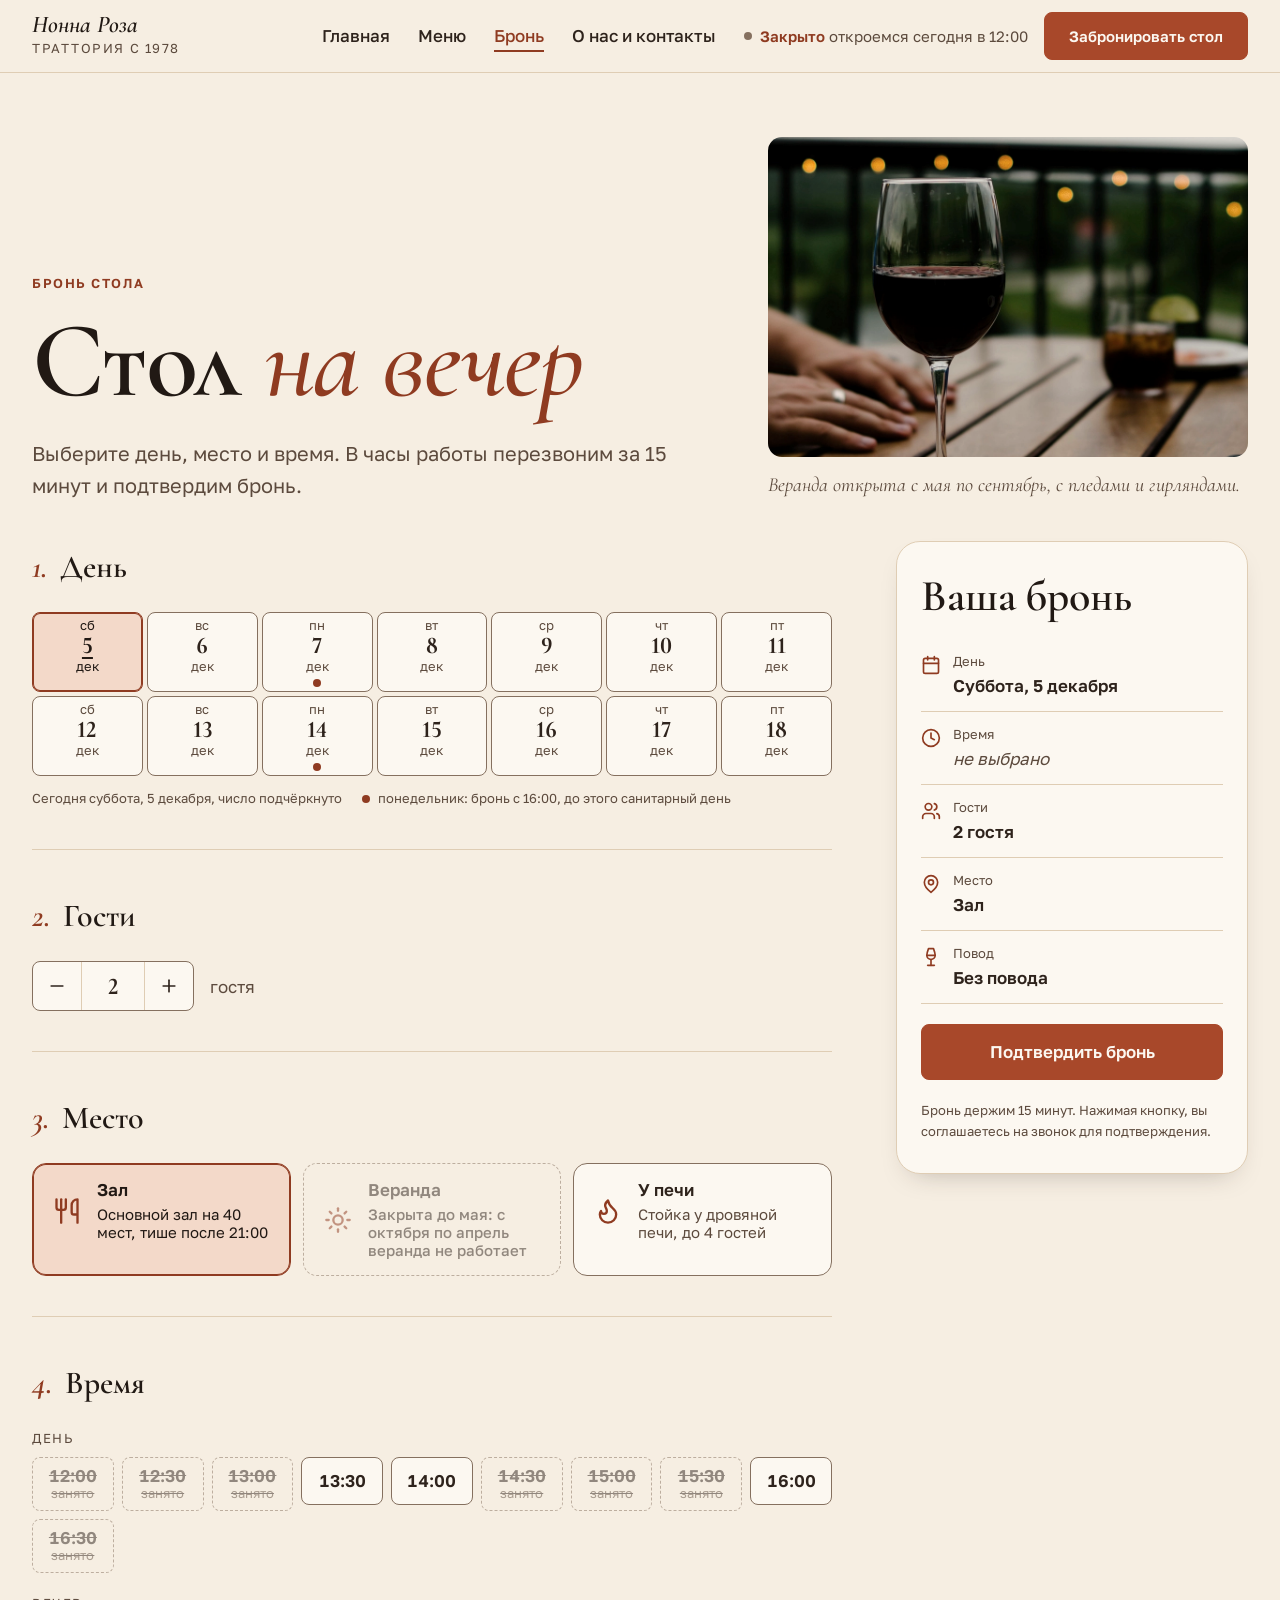
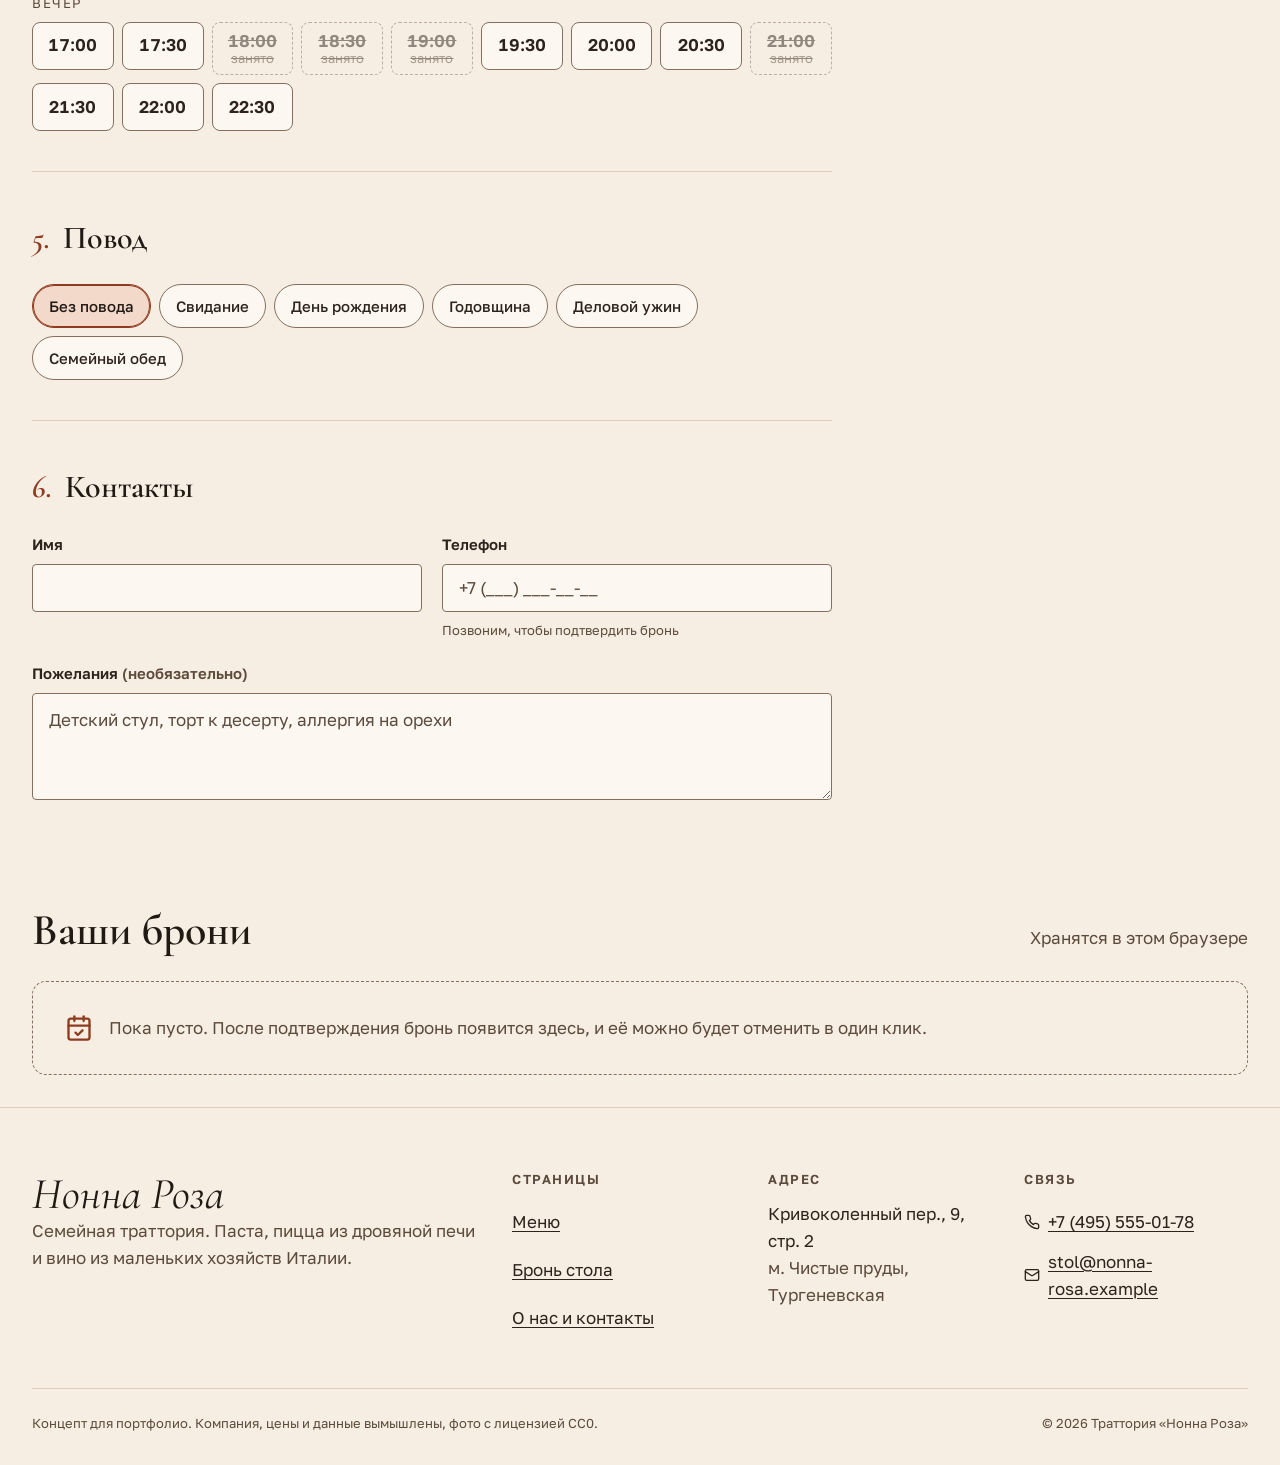
<file: apps/restaurant/booking.html>
<!doctype html>
<html lang="ru">
<head>
  <meta charset="utf-8">
  <meta name="viewport" content="width=device-width, initial-scale=1">
  <title>Бронь стола в траттории «Нонна Роза»</title>
  <meta name="description" content="Забронируйте стол онлайн: выберите день, время, зал, веранду или место у дровяной печи. Подтвердим звонком.">
  <meta name="theme-color" content="#f6eee2" media="(prefers-color-scheme: light)"> <!-- ds-allow-hardcode: цвет панели браузера -->
  <meta name="theme-color" content="#1c1511" media="(prefers-color-scheme: dark)"> <!-- ds-allow-hardcode: цвет панели браузера -->
  <link rel="preconnect" href="https://fonts.googleapis.com">
  <link rel="preconnect" href="https://fonts.gstatic.com" crossorigin>
  <link rel="stylesheet" href="https://fonts.googleapis.com/css2?family=Cormorant+Garamond:ital,wght@0,500;0,600;0,700;1,400;1,500;1,600&family=Golos+Text:wght@400;500;600&display=swap">
  <link rel="stylesheet" href="css/style.css">
</head>
<body>
  <script src="js/icons.js"></script>
  <a class="skip-link" href="#main">Перейти к содержанию</a>


  <header class="site-header">
    <div class="container site-header__inner">
      <a class="logo" href="index.html">
        <span class="logo__name">Нонна Роза</span>
        <span class="logo__sub">траттория с 1978</span>
      </a>
      <nav class="nav" aria-label="Основная навигация">
        <ul class="nav__list">
          <li><a class="nav__link" href="index.html">Главная</a></li>
          <li><a class="nav__link" href="menu.html">Меню</a></li>
          <li><a class="nav__link" href="booking.html" aria-current="page">Бронь</a></li>
          <li><a class="nav__link" href="about.html">О нас и контакты</a></li>
        </ul>
      </nav>
      <p class="status header-status" data-status><span class="status__dot" aria-hidden="true"></span><span><span class="status__word">Ежедневно</span> <span class="status__rest">с 12:00</span></span></p>
      <a class="btn btn--primary header-cta" href="booking.html">Забронировать стол</a>
      <button class="burger" type="button" data-nav-toggle aria-expanded="false" aria-controls="mobile-nav" aria-label="Навигация по сайту">
        <svg class="icon icon-open" aria-hidden="true"><use href="#i-menu"></use></svg>
        <svg class="icon icon-close" aria-hidden="true"><use href="#i-x"></use></svg>
      </button>
    </div>
    <nav class="mobile-nav" id="mobile-nav" aria-label="Навигация на телефоне" hidden>
      <div class="container">
        <ul class="mobile-nav__list">
          <li><a class="mobile-nav__link" href="index.html">Главная</a></li>
          <li><a class="mobile-nav__link" href="menu.html">Меню</a></li>
          <li><a class="mobile-nav__link" href="booking.html" aria-current="page">Бронь стола</a></li>
          <li><a class="mobile-nav__link" href="about.html">О нас и контакты</a></li>
        </ul>
        <div class="mobile-nav__foot">
          <p class="status" data-status><span class="status__dot" aria-hidden="true"></span><span><span class="status__word">Ежедневно</span> <span class="status__rest">с 12:00</span></span></p>
          <a class="btn btn--primary btn--lg" href="booking.html">Забронировать стол</a>
          <a class="btn btn--secondary btn--lg" href="tel:+74955550178"><svg class="icon" aria-hidden="true"><use href="#i-phone"></use></svg>+7 (495) 555-01-78</a>
        </div>
      </div>
    </nav>
  </header>

  <main id="main">
    <section class="page-head" aria-labelledby="booking-title">
      <div class="container page-head__grid">
        <div>
          <p class="eyebrow">Бронь стола</p>
          <h1 class="page-title" id="booking-title">Стол <em>на вечер</em></h1>
          <p class="lead">Выберите день, место и время. В часы работы перезвоним за 15 минут и подтвердим бронь.</p>
        </div>
        <figure class="head-figure">
          <img class="photo" src="img/wine.webp" width="1024" height="1024" alt="Бокал красного вина на деревянном столе веранды, вечерние огни на заднем плане" fetchpriority="high">
          <figcaption class="caption">Веранда открыта с мая по сентябрь, с пледами и гирляндами.</figcaption>
        </figure>
      </div>
    </section>

    <div class="container">
      <form class="booking" id="booking-form" novalidate aria-labelledby="booking-title">
        <div class="booking__grid">
          <div class="booking__steps">
            <fieldset class="step">
              <legend class="step__legend"><span class="step__num">1.</span> День</legend>
              <div class="dates" id="dates"></div>
              <p class="dates__legend"><span id="today-label"></span><span><span class="date__flag" aria-hidden="true"></span>понедельник: бронь с 16:00, до этого санитарный день</span></p>
              <p class="step__note step__note--info" id="date-note" hidden><svg class="icon icon--sm" aria-hidden="true"><use href="#i-info"></use></svg><span>По понедельникам до 16:00 санитарный день. Бронь на этот день с 16:00.</span></p>
            </fieldset>

            <fieldset class="step">
              <legend class="step__legend"><span class="step__num">2.</span> Гости</legend>
              <div class="guests">
                <div class="stepper">
                  <button class="stepper__btn" type="button" id="guests-minus" aria-label="Меньше гостей" aria-controls="guests"><svg class="icon" aria-hidden="true"><use href="#i-minus"></use></svg></button>
                  <input class="stepper__input" type="number" id="guests" name="guests" min="1" max="12" value="2" inputmode="numeric" aria-label="Количество гостей, от 1 до 12">
                  <button class="stepper__btn" type="button" id="guests-plus" aria-label="Больше гостей" aria-controls="guests"><svg class="icon" aria-hidden="true"><use href="#i-plus"></use></svg></button>
                </div>
                <span class="guests__word" id="guests-word" aria-hidden="true">гостя</span>
              </div>
              <p class="step__note step__note--info" id="banquet-note" role="status" hidden><svg class="icon icon--sm" aria-hidden="true"><use href="#i-info"></use></svg><span>Для компании от 9 человек с вами свяжется банкетный менеджер: обсудит меню, рассадку и предзаказ.</span></p>
            </fieldset>

            <fieldset class="step">
              <legend class="step__legend"><span class="step__num">3.</span> Место</legend>
              <div class="zones" id="zones"></div>
            </fieldset>

            <fieldset class="step" aria-describedby="time-error">
              <legend class="step__legend"><span class="step__num">4.</span> Время</legend>
              <div id="slots"></div>
              <p class="error" id="time-error" hidden><svg class="icon icon--sm" aria-hidden="true"><use href="#i-alert"></use></svg><span>Выберите время: нажмите на свободный слот.</span></p>
            </fieldset>

            <fieldset class="step">
              <legend class="step__legend"><span class="step__num">5.</span> Повод</legend>
              <div class="occasions" id="occasions"></div>
            </fieldset>

            <fieldset class="step">
              <legend class="step__legend"><span class="step__num">6.</span> Контакты</legend>
              <div class="contact-grid">
                <div class="field">
                  <label class="label" for="name">Имя</label>
                  <input class="input" id="name" name="name" type="text" autocomplete="given-name" required aria-describedby="name-error">
                  <p class="error" id="name-error" hidden><svg class="icon icon--sm" aria-hidden="true"><use href="#i-alert"></use></svg><span>Напишите имя, хотя бы две буквы. Так к вам обратится администратор.</span></p>
                </div>
                <div class="field">
                  <label class="label" for="phone">Телефон</label>
                  <input class="input" id="phone" name="phone" type="tel" autocomplete="tel" inputmode="tel" placeholder="+7 (___) ___-__-__" required aria-describedby="phone-hint phone-error">
                  <p class="hint" id="phone-hint">Позвоним, чтобы подтвердить бронь</p>
                  <p class="error" id="phone-error" hidden><svg class="icon icon--sm" aria-hidden="true"><use href="#i-alert"></use></svg><span>Нужно 10 цифр после +7, например +7 (916) 123-45-67.</span></p>
                </div>
                <div class="field field--wide">
                  <label class="label" for="wishes">Пожелания <span class="muted">(необязательно)</span></label>
                  <textarea class="textarea" id="wishes" name="wishes" rows="3" maxlength="500" placeholder="Детский стул, торт к десерту, аллергия на орехи"></textarea>
                </div>
              </div>
            </fieldset>
          </div>

          <div class="summary-wrap">
            <aside class="summary" aria-labelledby="summary-title">
              <h2 class="summary__title" id="summary-title">Ваша бронь</h2>
              <ul class="summary__list">
                <li class="summary__row"><svg class="icon" aria-hidden="true"><use href="#i-calendar"></use></svg><div><span class="summary__k">День</span><span class="summary__v is-empty" id="sum-date">не выбран</span></div></li>
                <li class="summary__row"><svg class="icon" aria-hidden="true"><use href="#i-clock"></use></svg><div><span class="summary__k">Время</span><span class="summary__v is-empty" id="sum-time">не выбрано</span></div></li>
                <li class="summary__row"><svg class="icon" aria-hidden="true"><use href="#i-users"></use></svg><div><span class="summary__k">Гости</span><span class="summary__v" id="sum-guests">2 гостя</span></div></li>
                <li class="summary__row"><svg class="icon" aria-hidden="true"><use href="#i-map-pin"></use></svg><div><span class="summary__k">Место</span><span class="summary__v" id="sum-zone">Зал</span></div></li>
                <li class="summary__row"><svg class="icon" aria-hidden="true"><use href="#i-wine"></use></svg><div><span class="summary__k">Повод</span><span class="summary__v" id="sum-occasion">Без повода</span></div></li>
              </ul>
              <div class="form-alert" id="form-alert" role="alert" hidden><svg class="icon icon--sm" aria-hidden="true"><use href="#i-alert"></use></svg><span id="form-alert-text"></span></div>
              <button class="btn btn--primary btn--lg btn--block" type="submit" id="submit"><span class="btn__label">Подтвердить бронь</span></button>
              <p class="summary__note">Бронь держим 15 минут. Нажимая кнопку, вы соглашаетесь на звонок для подтверждения.</p>
            </aside>
          </div>
        </div>
      </form>

      <section class="success" id="success" tabindex="-1" aria-labelledby="success-title" hidden>
        <svg class="icon icon--xl" aria-hidden="true"><use href="#i-circle-check"></use></svg>
        <h2 class="success__title" id="success-title">Стол ждёт вас</h2>
        <p class="success__details" id="success-details"></p>
        <p class="muted">Если планы изменятся, отмените бронь ниже или позвоните: <a href="tel:+74955550178">+7 (495) 555-01-78</a>.</p>
        <p class="success__demo" id="success-demo" hidden>Это демо-сайт, бронь сохранена только в вашем браузере.</p>
        <div class="success__actions">
          <button class="btn btn--secondary" type="button" id="book-again">Забронировать ещё один стол</button>
          <a class="btn btn--primary" href="menu.html">Посмотреть меню</a>
        </div>
      </section>

      <section class="my-bookings" aria-labelledby="my-title">
        <div class="my-bookings__head">
          <h2 id="my-title" tabindex="-1">Ваши брони</h2>
          <p class="muted">Хранятся в этом браузере</p>
        </div>
        <ul class="bookings" id="bookings"></ul>
        <div class="bookings-empty" id="bookings-empty">
          <svg class="icon icon--lg" aria-hidden="true"><use href="#i-calendar-check"></use></svg>
          <p>Пока пусто. После подтверждения бронь появится здесь, и её можно будет отменить в один клик.</p>
        </div>
      </section>
    </div>
  </main>

  <dialog class="dialog" id="cancel-dialog" aria-labelledby="cancel-title" aria-describedby="cancel-text">
    <h2 class="dialog__title" id="cancel-title">Отменить бронь?</h2>
    <p class="dialog__text" id="cancel-text">Стол освободится для других гостей. Вернуть бронь не получится, придётся оформить новую.</p>
    <div class="dialog__actions">
      <button class="btn btn--secondary" type="button" id="cancel-keep">Оставить бронь</button>
      <button class="btn btn--danger" type="button" id="cancel-confirm"><svg class="icon icon--sm" aria-hidden="true"><use href="#i-trash"></use></svg>Отменить бронь</button>
    </div>
  </dialog>

  <footer class="site-footer">
    <div class="container">
      <div class="footer__grid">
        <div>
          <p class="footer__brand">Нонна Роза</p>
          <p class="muted prose">Семейная траттория. Паста, пицца из дровяной печи и вино из маленьких хозяйств Италии.</p>
        </div>
        <div class="footer__col">
          <h2>Страницы</h2>
          <ul class="footer__list">
            <li><a href="menu.html">Меню</a></li>
            <li><a href="booking.html">Бронь стола</a></li>
            <li><a href="about.html">О нас и контакты</a></li>
          </ul>
        </div>
        <div class="footer__col">
          <h2>Адрес</h2>
          <p>Кривоколенный пер., 9, стр. 2</p>
          <p class="muted">м. Чистые пруды, Тургеневская</p>
        </div>
        <div class="footer__col">
          <h2>Связь</h2>
          <ul class="footer__list">
            <li><a href="tel:+74955550178"><svg class="icon icon--sm" aria-hidden="true"><use href="#i-phone"></use></svg>+7 (495) 555-01-78</a></li>
            <li><a href="mailto:stol@nonna-rosa.example"><svg class="icon icon--sm" aria-hidden="true"><use href="#i-mail"></use></svg>stol@nonna-rosa.example</a></li>
          </ul>
        </div>
      </div>
      <div class="footer__legal">
        <p>Концепт для портфолио. Компания, цены и данные вымышлены, фото с лицензией CC0.</p>
        <p>© <span data-year>2026</span> Траттория «Нонна Роза»</p>
      </div>
    </div>
  </footer>

  <script src="js/data.js"></script>
  <script src="js/config.js"></script>
  <script src="js/common.js"></script>
  <script src="js/booking.js"></script>
</body>
</html>
</file>
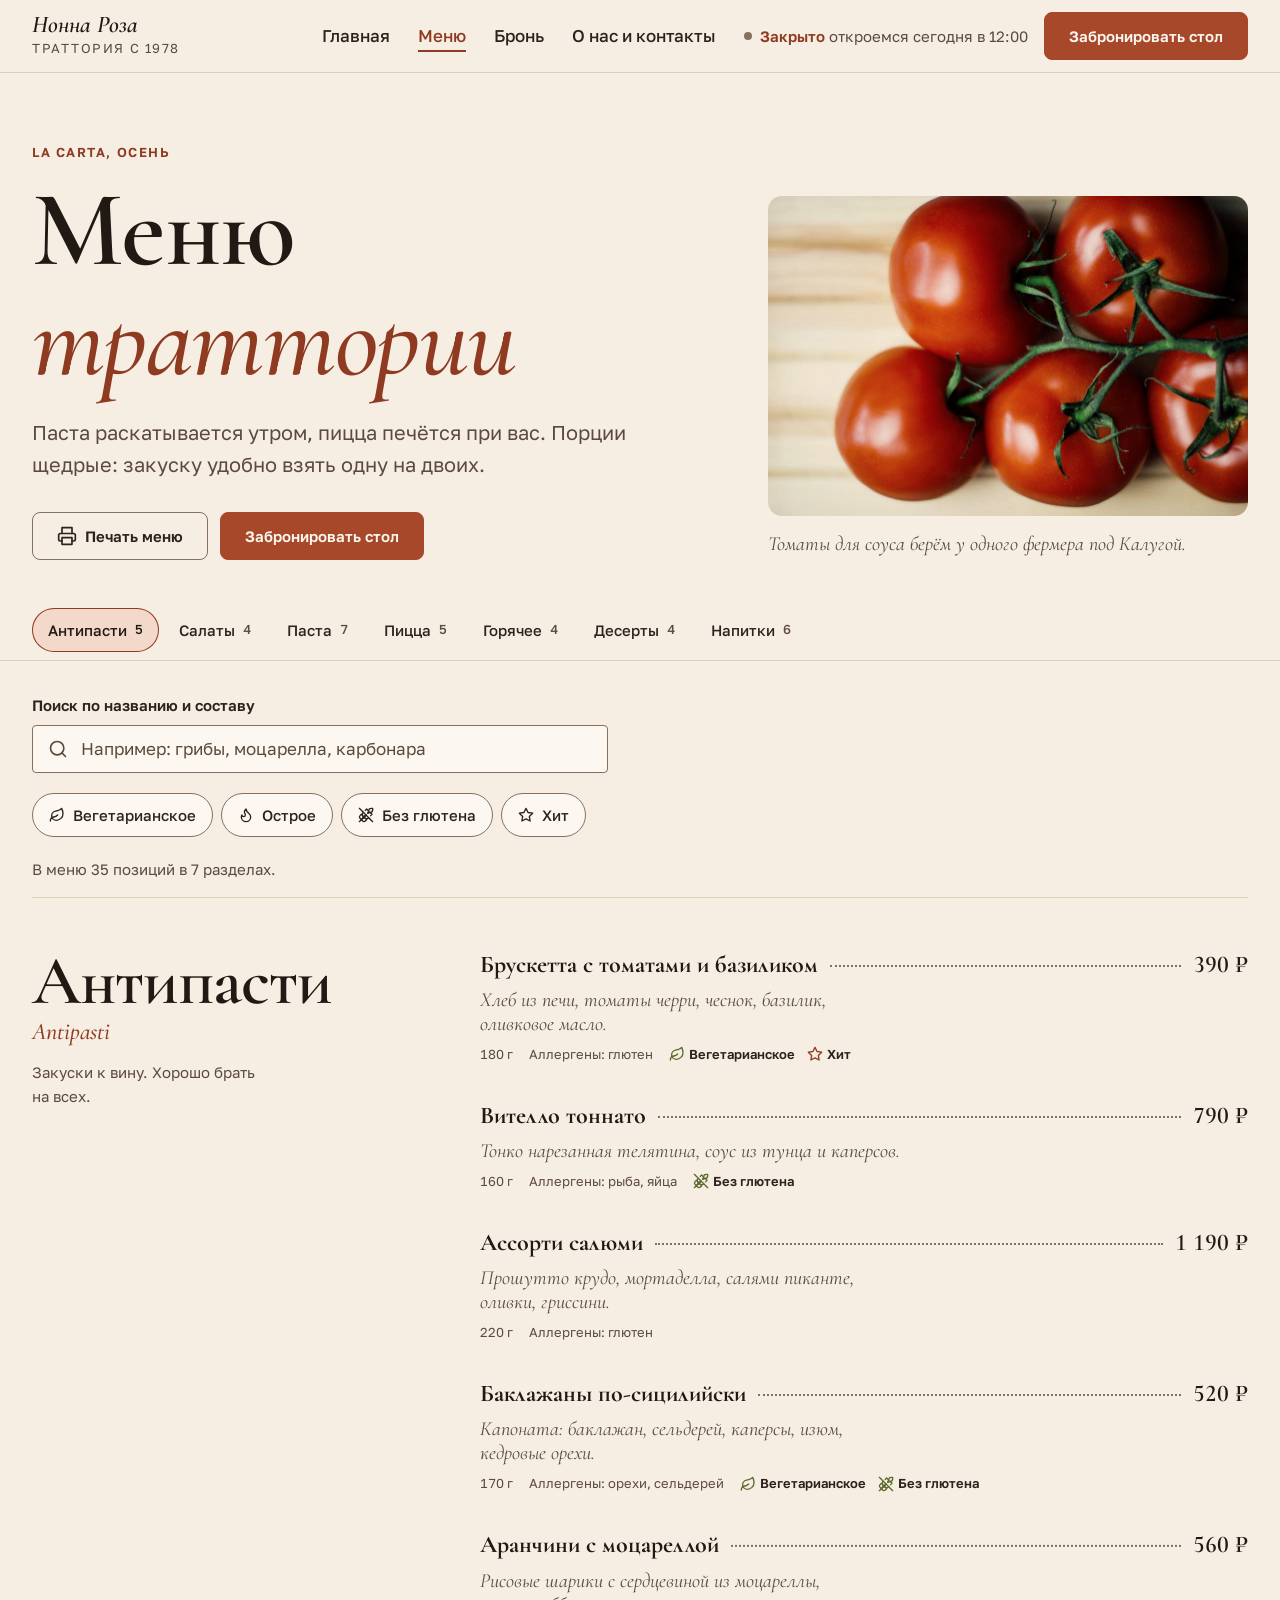
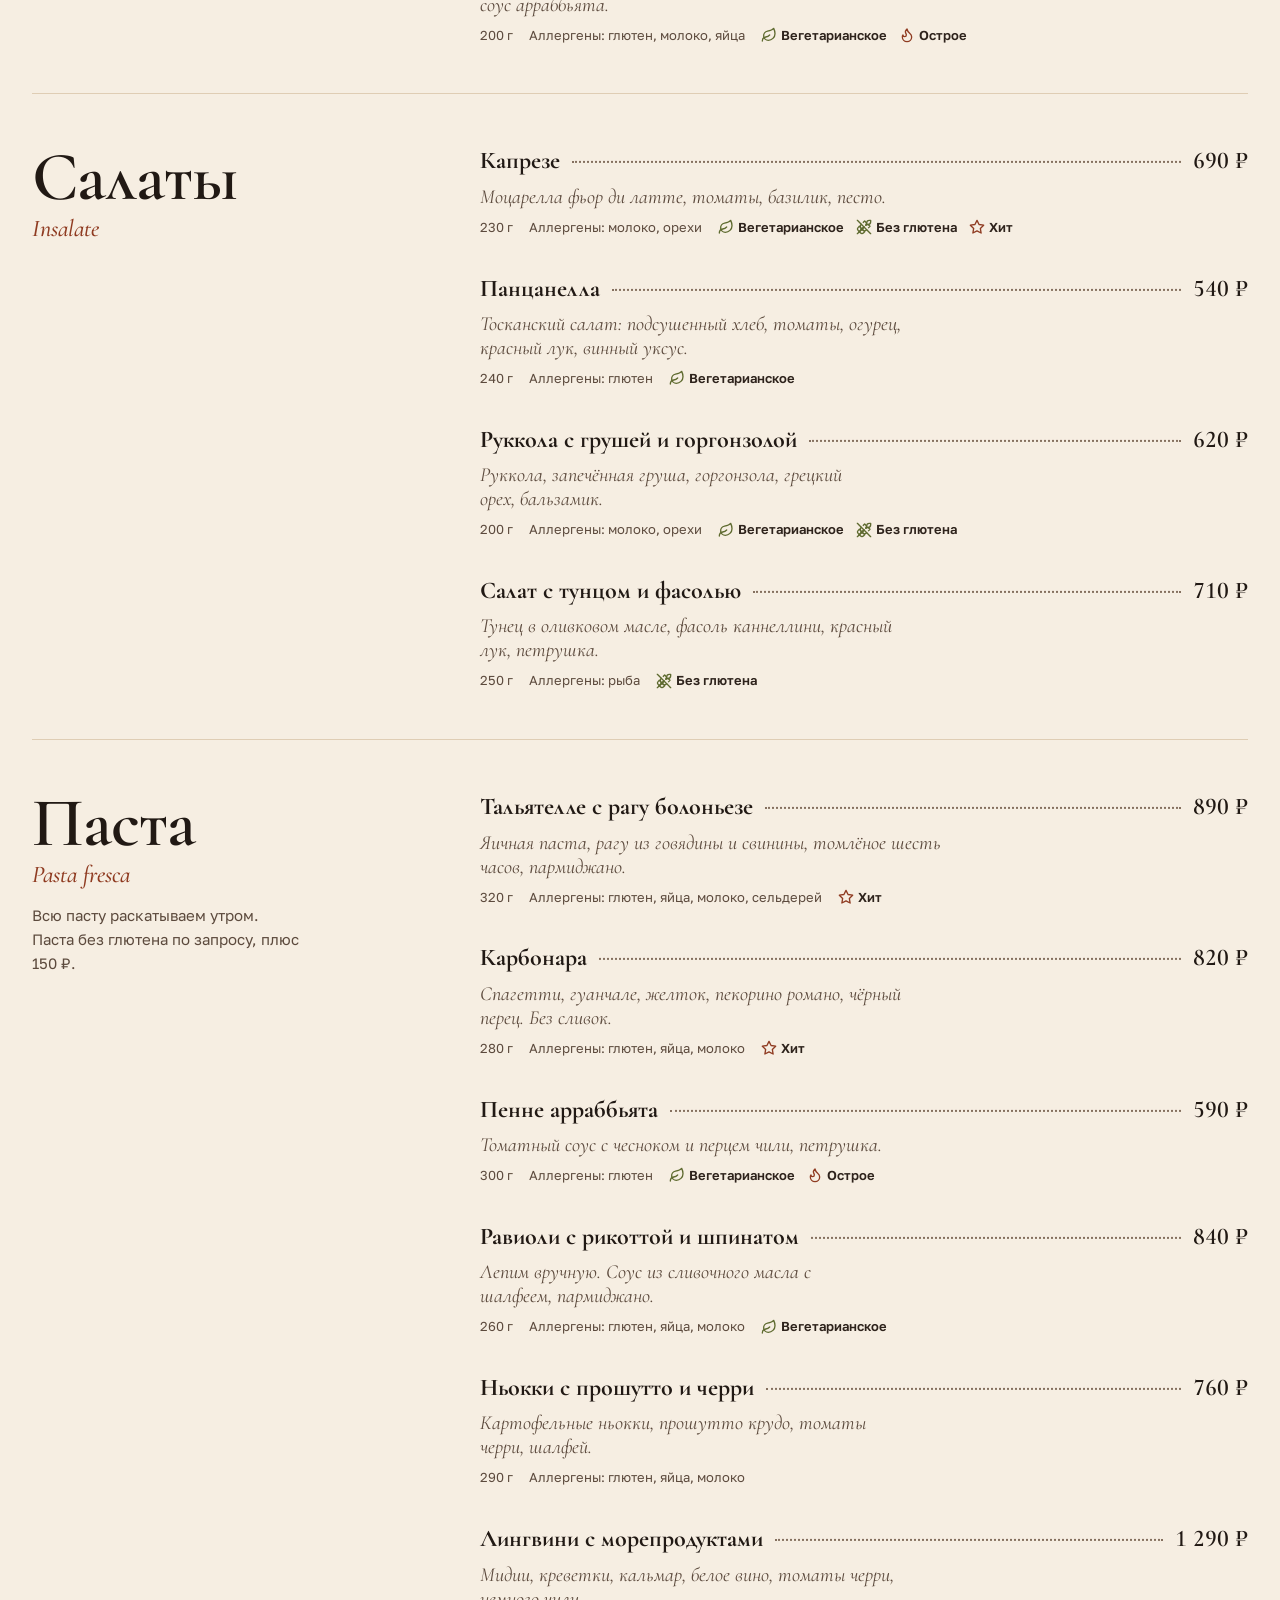
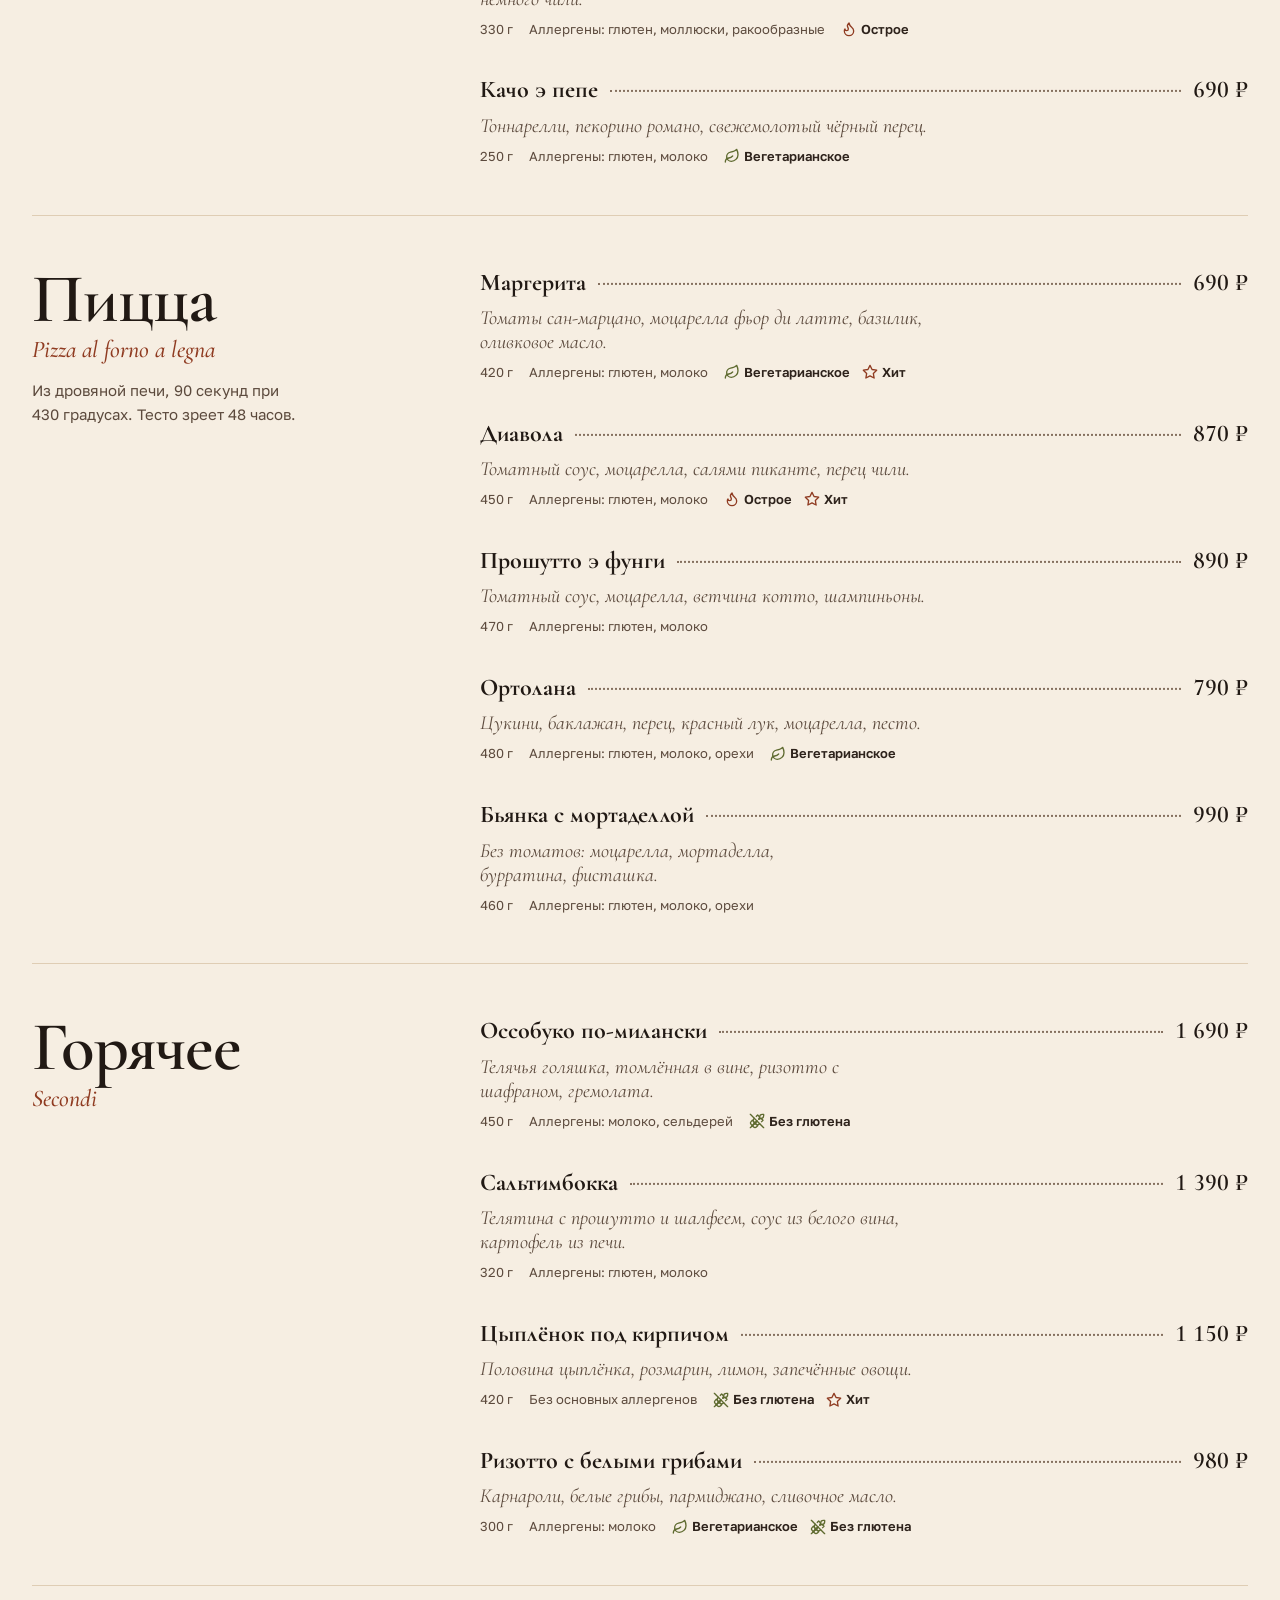
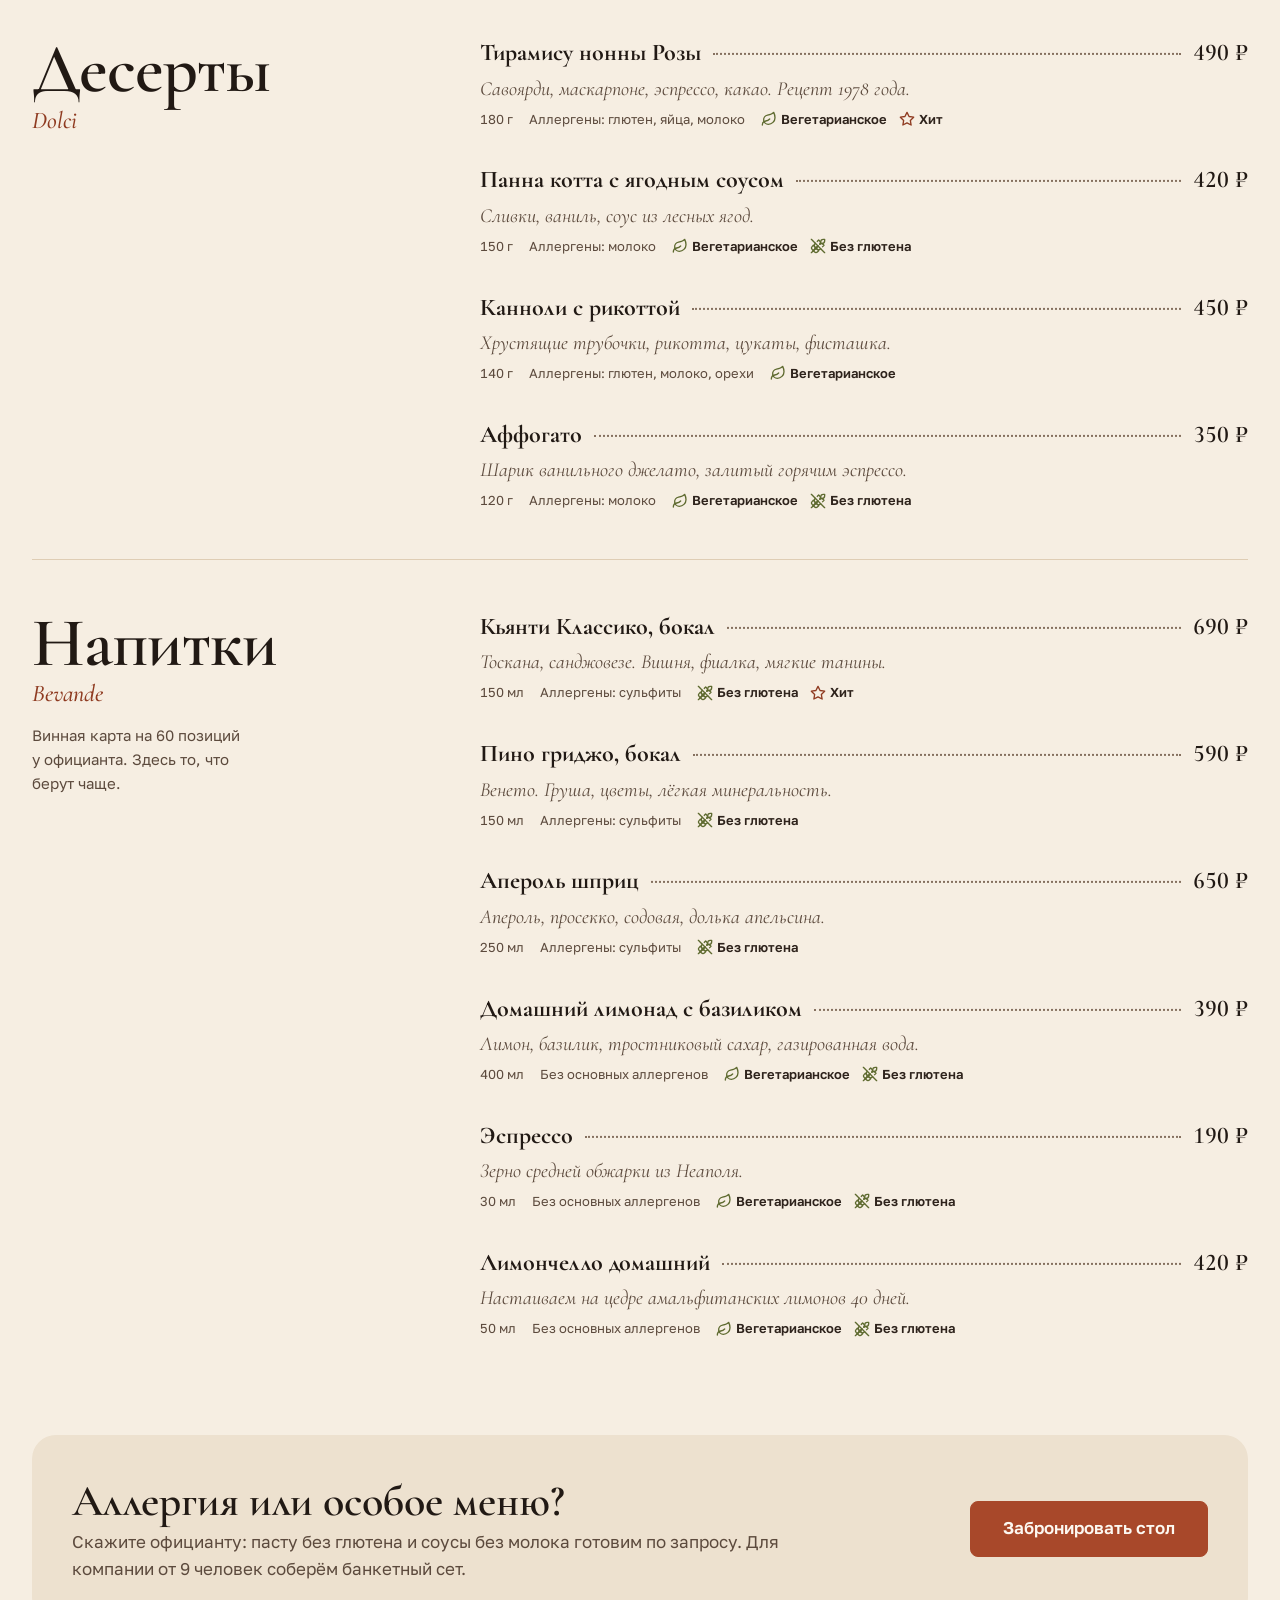
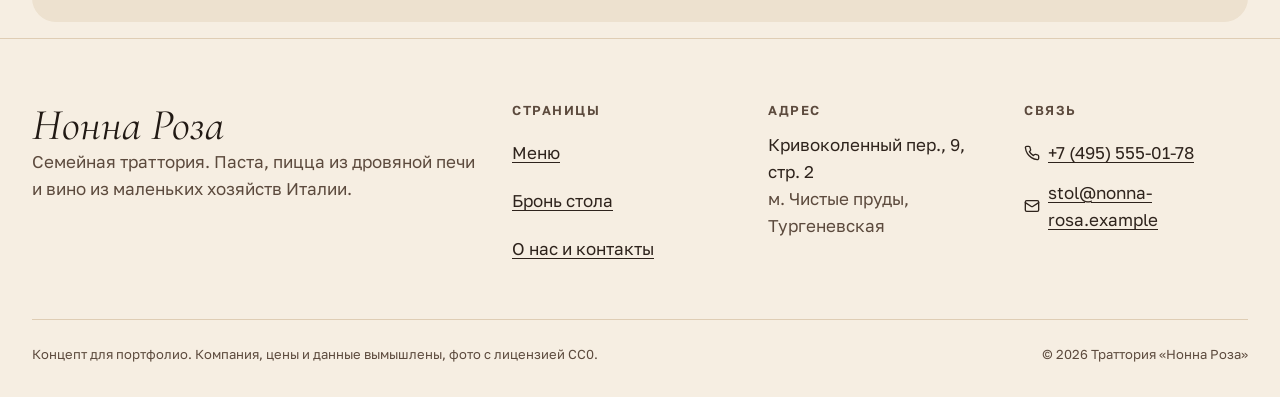
<file: apps/restaurant/menu.html>
<!doctype html>
<html lang="ru">
<head>
  <meta charset="utf-8">
  <meta name="viewport" content="width=device-width, initial-scale=1">
  <title>Меню траттории «Нонна Роза»: паста, пицца, десерты</title>
  <meta name="description" content="Меню семейной траттории: антипасти, домашняя паста, пицца из дровяной печи, горячее, десерты и вино. Поиск по составу, отметки и аллергены.">
  <meta name="theme-color" content="#f6eee2" media="(prefers-color-scheme: light)"> <!-- ds-allow-hardcode: цвет панели браузера -->
  <meta name="theme-color" content="#1c1511" media="(prefers-color-scheme: dark)"> <!-- ds-allow-hardcode: цвет панели браузера -->
  <link rel="preconnect" href="https://fonts.googleapis.com">
  <link rel="preconnect" href="https://fonts.gstatic.com" crossorigin>
  <link rel="stylesheet" href="https://fonts.googleapis.com/css2?family=Cormorant+Garamond:ital,wght@0,500;0,600;0,700;1,400;1,500;1,600&family=Golos+Text:wght@400;500;600&display=swap">
  <link rel="stylesheet" href="css/style.css">
</head>
<body>
  <script src="js/icons.js"></script>
  <a class="skip-link" href="#main">Перейти к содержанию</a>


  <header class="site-header">
    <div class="container site-header__inner">
      <a class="logo" href="index.html">
        <span class="logo__name">Нонна Роза</span>
        <span class="logo__sub">траттория с 1978</span>
      </a>
      <nav class="nav" aria-label="Основная навигация">
        <ul class="nav__list">
          <li><a class="nav__link" href="index.html">Главная</a></li>
          <li><a class="nav__link" href="menu.html" aria-current="page">Меню</a></li>
          <li><a class="nav__link" href="booking.html">Бронь</a></li>
          <li><a class="nav__link" href="about.html">О нас и контакты</a></li>
        </ul>
      </nav>
      <p class="status header-status" data-status><span class="status__dot" aria-hidden="true"></span><span><span class="status__word">Ежедневно</span> <span class="status__rest">с 12:00</span></span></p>
      <a class="btn btn--primary header-cta" href="booking.html">Забронировать стол</a>
      <button class="burger" type="button" data-nav-toggle aria-expanded="false" aria-controls="mobile-nav" aria-label="Навигация по сайту">
        <svg class="icon icon-open" aria-hidden="true"><use href="#i-menu"></use></svg>
        <svg class="icon icon-close" aria-hidden="true"><use href="#i-x"></use></svg>
      </button>
    </div>
    <nav class="mobile-nav" id="mobile-nav" aria-label="Навигация на телефоне" hidden>
      <div class="container">
        <ul class="mobile-nav__list">
          <li><a class="mobile-nav__link" href="index.html">Главная</a></li>
          <li><a class="mobile-nav__link" href="menu.html" aria-current="page">Меню</a></li>
          <li><a class="mobile-nav__link" href="booking.html">Бронь стола</a></li>
          <li><a class="mobile-nav__link" href="about.html">О нас и контакты</a></li>
        </ul>
        <div class="mobile-nav__foot">
          <p class="status" data-status><span class="status__dot" aria-hidden="true"></span><span><span class="status__word">Ежедневно</span> <span class="status__rest">с 12:00</span></span></p>
          <a class="btn btn--primary btn--lg" href="booking.html">Забронировать стол</a>
          <a class="btn btn--secondary btn--lg" href="tel:+74955550178"><svg class="icon" aria-hidden="true"><use href="#i-phone"></use></svg>+7 (495) 555-01-78</a>
        </div>
      </div>
    </nav>
  </header>

  <main id="main">
    <section class="page-head" aria-labelledby="menu-title">
      <div class="container page-head__grid">
        <div>
          <p class="eyebrow">La carta, осень</p>
          <h1 class="page-title" id="menu-title">Меню <em>траттории</em></h1>
          <p class="lead">Паста раскатывается утром, пицца печётся при вас. Порции щедрые: закуску удобно взять одну на двоих.</p>
          <p class="print-only muted">Кривоколенный пер., 9, стр. 2. Телефон +7 (495) 555-01-78. Цены в рублях, выход в граммах и миллилитрах.</p>
          <div class="page-head__aside">
            <button class="btn btn--secondary" type="button" id="print-menu"><svg class="icon" aria-hidden="true"><use href="#i-printer"></use></svg>Печать меню</button>
            <a class="btn btn--primary" href="booking.html">Забронировать стол</a>
          </div>
        </div>
        <figure class="head-figure">
          <img class="photo" src="img/tomatoes.jpg" width="960" height="643" alt="Ветка спелых томатов на деревянной доске" fetchpriority="high">
          <figcaption class="caption">Томаты для соуса берём у одного фермера под Калугой.</figcaption>
        </figure>
      </div>
    </section>

    <div class="subnav">
      <div class="container subnav__wrap">
        <nav aria-label="Разделы меню">
          <ul class="subnav__list" id="subnav"></ul>
        </nav>
      </div>
    </div>

    <div class="container">
      <div class="menu-tools" role="search" aria-label="Поиск и фильтры по меню">
        <div class="field">
          <label class="label" for="menu-search">Поиск по названию и составу</label>
          <div class="search">
            <svg class="icon search__icon" aria-hidden="true"><use href="#i-search"></use></svg>
            <input class="input search__input" type="search" id="menu-search" placeholder="Например: грибы, моцарелла, карбонара" autocomplete="off" aria-describedby="results">
            <button class="search__clear" type="button" id="search-clear" aria-label="Очистить поиск" hidden><svg class="icon" aria-hidden="true"><use href="#i-x"></use></svg></button>
          </div>
        </div>
        <div class="menu-tools__row">
          <ul class="chips" aria-label="Фильтры по отметкам">
            <li><button class="chip" type="button" aria-pressed="false" data-filter="veg"><svg class="icon icon--sm chip__icon" aria-hidden="true"><use href="#i-leaf"></use></svg><svg class="icon icon--sm chip__check" aria-hidden="true"><use href="#i-check"></use></svg>Вегетарианское</button></li>
            <li><button class="chip" type="button" aria-pressed="false" data-filter="spicy"><svg class="icon icon--sm chip__icon" aria-hidden="true"><use href="#i-flame"></use></svg><svg class="icon icon--sm chip__check" aria-hidden="true"><use href="#i-check"></use></svg>Острое</button></li>
            <li><button class="chip" type="button" aria-pressed="false" data-filter="gf"><svg class="icon icon--sm chip__icon" aria-hidden="true"><use href="#i-wheat-off"></use></svg><svg class="icon icon--sm chip__check" aria-hidden="true"><use href="#i-check"></use></svg>Без глютена</button></li>
            <li><button class="chip" type="button" aria-pressed="false" data-filter="hit"><svg class="icon icon--sm chip__icon" aria-hidden="true"><use href="#i-star"></use></svg><svg class="icon icon--sm chip__check" aria-hidden="true"><use href="#i-check"></use></svg>Хит</button></li>
          </ul>
          <button class="link-btn" type="button" id="reset-all" hidden><svg class="icon icon--sm" aria-hidden="true"><use href="#i-rotate"></use></svg>Сбросить поиск и фильтры</button>
        </div>
        <p class="results-line" id="results" role="status" aria-live="polite"></p>
      </div>

      <div id="menu-sections">
        <noscript><p class="lead">Для просмотра меню включите JavaScript или позвоните нам: +7 (495) 555-01-78.</p></noscript>
      </div>

      <div class="empty" id="menu-empty" hidden>
        <svg class="icon icon--xl" aria-hidden="true"><use href="#i-search-x"></use></svg>
        <h2 class="empty__title">Такого блюда пока нет</h2>
        <p id="empty-text">Попробуйте другое слово или снимите часть фильтров. Ищем по названию и составу.</p>
        <div class="empty__actions">
          <button class="btn btn--primary" type="button" id="empty-reset">Сбросить поиск и фильтры</button>
          <button class="btn btn--secondary" type="button" data-suggest="моцарелла">Искать «моцарелла»</button>
          <button class="btn btn--secondary" type="button" data-suggest="грибы">Искать «грибы»</button>
        </div>
      </div>

      <aside class="menu-end" aria-labelledby="menu-end-title">
        <div>
          <h2 id="menu-end-title">Аллергия или особое меню?</h2>
          <p class="muted prose">Скажите официанту: пасту без глютена и соусы без молока готовим по запросу. Для компании от 9 человек соберём банкетный сет.</p>
        </div>
        <a class="btn btn--primary btn--lg" href="booking.html">Забронировать стол</a>
      </aside>
    </div>
  </main>

  <footer class="site-footer">
    <div class="container">
      <div class="footer__grid">
        <div>
          <p class="footer__brand">Нонна Роза</p>
          <p class="muted prose">Семейная траттория. Паста, пицца из дровяной печи и вино из маленьких хозяйств Италии.</p>
        </div>
        <div class="footer__col">
          <h2>Страницы</h2>
          <ul class="footer__list">
            <li><a href="menu.html">Меню</a></li>
            <li><a href="booking.html">Бронь стола</a></li>
            <li><a href="about.html">О нас и контакты</a></li>
          </ul>
        </div>
        <div class="footer__col">
          <h2>Адрес</h2>
          <p>Кривоколенный пер., 9, стр. 2</p>
          <p class="muted">м. Чистые пруды, Тургеневская</p>
        </div>
        <div class="footer__col">
          <h2>Связь</h2>
          <ul class="footer__list">
            <li><a href="tel:+74955550178"><svg class="icon icon--sm" aria-hidden="true"><use href="#i-phone"></use></svg>+7 (495) 555-01-78</a></li>
            <li><a href="mailto:stol@nonna-rosa.example"><svg class="icon icon--sm" aria-hidden="true"><use href="#i-mail"></use></svg>stol@nonna-rosa.example</a></li>
          </ul>
        </div>
      </div>
      <div class="footer__legal">
        <p>Концепт для портфолио. Компания, цены и данные вымышлены, фото с лицензией CC0.</p>
        <p>© <span data-year>2026</span> Траттория «Нонна Роза»</p>
      </div>
    </div>
  </footer>

  <script src="js/data.js"></script>
  <script src="js/menu-data.js"></script>
  <script src="js/common.js"></script>
  <script src="js/menu.js"></script>
</body>
</html>
</file>
<file: css/style.css>
/* ---------- Токены ---------- */

:root {
  --bg: #f6f6f3;
  --surface: #ffffff;
  --surface-2: #f0f0ec;
  --text: #15171c;
  --muted: #5d6370;
  --border: #e2e3e0;
  --accent: #0b8a67;
  --accent-soft: rgba(11, 138, 103, 0.1);
  --accent-contrast: #ffffff;

  --term-bg: #12151b;
  --term-text: #d7dbe3;
  --term-muted: #6f7787;
  --term-key: #7dd3fc;
  --term-str: #86efac;
  --term-num: #fcd34d;

  --font: "Inter", system-ui, -apple-system, "Segoe UI", Roboto, sans-serif;
  --mono: "JetBrains Mono", ui-monospace, "Cascadia Code", Consolas, monospace;

  --radius: 14px;
  --radius-sm: 8px;
  --shadow: 0 1px 2px rgba(16, 20, 28, 0.04), 0 8px 24px rgba(16, 20, 28, 0.06);
  --header-h: 64px;

  color-scheme: light;
}

@media (prefers-color-scheme: dark) {
  :root:not([data-theme="light"]) {
    --bg: #0c0e12;
    --surface: #14171d;
    --surface-2: #1a1e26;
    --text: #e7e9ee;
    --muted: #9aa1ae;
    --border: #252a33;
    --accent: #34d399;
    --accent-soft: rgba(52, 211, 153, 0.12);
    --accent-contrast: #06281d;
    --term-bg: #090b0f;
    --shadow: 0 1px 2px rgba(0, 0, 0, 0.3), 0 8px 24px rgba(0, 0, 0, 0.25);
    color-scheme: dark;
  }
}

:root[data-theme="dark"] {
  --bg: #0c0e12;
  --surface: #14171d;
  --surface-2: #1a1e26;
  --text: #e7e9ee;
  --muted: #9aa1ae;
  --border: #252a33;
  --accent: #34d399;
  --accent-soft: rgba(52, 211, 153, 0.12);
  --accent-contrast: #06281d;
  --term-bg: #090b0f;
  --shadow: 0 1px 2px rgba(0, 0, 0, 0.3), 0 8px 24px rgba(0, 0, 0, 0.25);
  color-scheme: dark;
}

/* ---------- База ---------- */

*,
*::before,
*::after {
  box-sizing: border-box;
}

html {
  scroll-behavior: smooth;
  scroll-padding-top: calc(var(--header-h) + 16px);
  -webkit-text-size-adjust: 100%;
}

body {
  margin: 0;
  background: var(--bg);
  color: var(--text);
  font-family: var(--font);
  font-size: 16px;
  line-height: 1.6;
  -webkit-font-smoothing: antialiased;
  overflow-x: hidden;
}

h1, h2, h3, p, ul, ol {
  margin: 0;
}

ul, ol {
  padding: 0;
  list-style: none;
}

a {
  color: inherit;
  text-decoration: none;
}

:focus-visible {
  outline: 2px solid var(--accent);
  outline-offset: 3px;
  border-radius: 4px;
}

.container {
  width: 100%;
  max-width: 1120px;
  margin: 0 auto;
  padding: 0 16px;
}

@media (min-width: 640px) {
  .container {
    padding: 0 32px;
  }
}

.skip-link {
  position: absolute;
  left: 16px;
  top: -48px;
  z-index: 100;
  padding: 8px 14px;
  background: var(--accent);
  color: var(--accent-contrast);
  border-radius: var(--radius-sm);
}

.skip-link:focus {
  top: 12px;
}

.icon {
  width: 20px;
  height: 20px;
  fill: none;
  stroke: currentColor;
  stroke-width: 1.8;
  stroke-linecap: round;
  stroke-linejoin: round;
}

/* ---------- Шапка ---------- */

.header {
  position: sticky;
  top: 0;
  z-index: 50;
  height: var(--header-h);
  background: color-mix(in srgb, var(--bg) 82%, transparent);
  backdrop-filter: saturate(160%) blur(12px);
  -webkit-backdrop-filter: saturate(160%) blur(12px);
  border-bottom: 1px solid transparent;
  transition: border-color 0.2s;
}

.header.is-scrolled {
  border-bottom-color: var(--border);
}

.header__inner {
  display: flex;
  align-items: center;
  justify-content: space-between;
  height: 100%;
  gap: 16px;
}

.logo {
  font-family: var(--mono);
  font-weight: 500;
  font-size: 15px;
}

.logo span {
  color: var(--accent);
}

.nav {
  display: flex;
  gap: 28px;
  font-size: 15px;
}

.nav a {
  color: var(--muted);
  transition: color 0.15s;
}

.nav a:hover,
.nav a.is-active {
  color: var(--text);
}

.header__actions {
  display: flex;
  gap: 4px;
}

.icon-btn {
  display: grid;
  place-items: center;
  width: 40px;
  height: 40px;
  padding: 0;
  border: 0;
  border-radius: var(--radius-sm);
  background: transparent;
  color: var(--text);
  cursor: pointer;
  transition: background 0.15s;
}

.icon-btn:hover {
  background: var(--surface-2);
}

.icon--moon {
  display: none;
}

:root[data-theme="dark"] .icon--sun {
  display: none;
}

:root[data-theme="dark"] .icon--moon {
  display: block;
}

@media (prefers-color-scheme: dark) {
  :root:not([data-theme="light"]) .icon--sun {
    display: none;
  }
  :root:not([data-theme="light"]) .icon--moon {
    display: block;
  }
}

.nav-toggle {
  display: none;
}

@media (max-width: 760px) {
  .nav-toggle {
    display: grid;
  }

  .nav {
    position: fixed;
    top: var(--header-h);
    left: 0;
    right: 0;
    flex-direction: column;
    gap: 0;
    padding: 8px 16px 16px;
    background: var(--bg);
    border-bottom: 1px solid var(--border);
    transform: translateY(-8px);
    opacity: 0;
    visibility: hidden;
    transition: opacity 0.2s, transform 0.2s, visibility 0.2s;
  }

  .nav.is-open {
    transform: none;
    opacity: 1;
    visibility: visible;
  }

  .nav a {
    padding: 12px 0;
    font-size: 17px;
  }
}

/* ---------- Кнопки ---------- */

.btn {
  display: inline-flex;
  align-items: center;
  gap: 8px;
  padding: 11px 20px;
  border: 1px solid var(--border);
  border-radius: 999px;
  background: var(--surface);
  font-weight: 500;
  font-size: 15px;
  transition: border-color 0.15s, transform 0.15s, background 0.15s;
}

.btn:hover {
  border-color: var(--muted);
  transform: translateY(-1px);
}

.btn--primary {
  background: var(--accent);
  border-color: var(--accent);
  color: var(--accent-contrast);
}

.btn--primary:hover {
  border-color: var(--accent);
  filter: brightness(1.06);
}

/* ---------- Первый экран ---------- */

.hero {
  padding: 72px 0 96px;
}

.hero__grid {
  display: grid;
  gap: 48px;
  align-items: center;
}

@media (min-width: 960px) {
  .hero {
    padding: 112px 0 128px;
  }
  .hero__grid {
    grid-template-columns: 1.1fr 1fr;
    gap: 56px;
  }
}

.status {
  display: inline-flex;
  align-items: center;
  gap: 10px;
  padding: 6px 14px;
  margin-bottom: 24px;
  border: 1px solid var(--border);
  border-radius: 999px;
  background: var(--surface);
  color: var(--muted);
  font-size: 14px;
}

.status__dot {
  width: 8px;
  height: 8px;
  border-radius: 50%;
  background: var(--accent);
  box-shadow: 0 0 0 0 var(--accent);
  animation: pulse 2.4s infinite;
}

@keyframes pulse {
  0% { box-shadow: 0 0 0 0 color-mix(in srgb, var(--accent) 55%, transparent); }
  70% { box-shadow: 0 0 0 8px transparent; }
  100% { box-shadow: 0 0 0 0 transparent; }
}

.hero__title {
  font-size: clamp(38px, 7vw, 64px);
  line-height: 1.05;
  letter-spacing: -0.03em;
  font-weight: 700;
}

.hero__role {
  display: block;
  margin-top: 12px;
  font-size: clamp(20px, 3vw, 28px);
  letter-spacing: -0.01em;
  font-weight: 500;
  color: var(--muted);
}

.hero__tagline {
  max-width: 540px;
  margin-top: 24px;
  font-size: 18px;
  color: var(--muted);
}

.hero__cta {
  display: flex;
  flex-wrap: wrap;
  gap: 12px;
  margin-top: 36px;
}

/* ---------- Терминал ---------- */

.terminal {
  min-width: 0;
  border-radius: var(--radius);
  background: var(--term-bg);
  color: var(--term-text);
  box-shadow: var(--shadow);
  border: 1px solid rgba(255, 255, 255, 0.06);
  overflow: hidden;
}

.terminal__bar {
  position: relative;
  display: flex;
  align-items: center;
  gap: 8px;
  padding: 12px 16px;
  border-bottom: 1px solid rgba(255, 255, 255, 0.06);
}

.terminal__bar span {
  width: 11px;
  height: 11px;
  border-radius: 50%;
  background: #3a3f4b;
}

.terminal__title {
  position: absolute;
  left: 50%;
  transform: translateX(-50%);
  font-family: var(--mono);
  font-size: 12px;
  color: var(--term-muted);
}

.terminal__body {
  margin: 0;
  padding: 20px;
  min-height: 300px;
  font-family: var(--mono);
  font-size: 13.5px;
  line-height: 1.7;
  overflow-x: auto;
  white-space: pre;
}

@media (max-width: 480px) {
  .terminal__body {
    font-size: 12px;
    padding: 16px;
  }
}

.t-prompt { color: var(--accent); }
.t-muted { color: var(--term-muted); }
.t-key { color: var(--term-key); }
.t-str { color: var(--term-str); }
.t-num { color: var(--term-num); }

.t-cursor {
  display: inline-block;
  width: 8px;
  height: 1.1em;
  vertical-align: text-bottom;
  background: var(--term-text);
  animation: blink 1s steps(1) infinite;
}

@keyframes blink {
  50% { opacity: 0; }
}

/* ---------- Секции ---------- */

.section {
  padding: 88px 0;
  border-top: 1px solid var(--border);
}

.section__head {
  display: flex;
  flex-wrap: wrap;
  align-items: flex-end;
  justify-content: space-between;
  gap: 16px 24px;
  margin-bottom: 40px;
}

.section__head .section__title {
  margin-bottom: 0;
}

.section__title {
  display: flex;
  align-items: baseline;
  gap: 14px;
  margin-bottom: 40px;
  font-size: clamp(28px, 4vw, 38px);
  letter-spacing: -0.02em;
  line-height: 1.15;
}

.section__num {
  font-family: var(--mono);
  font-size: 14px;
  font-weight: 400;
  color: var(--accent);
}

/* ---------- Обо мне ---------- */

.about {
  display: grid;
  gap: 48px;
}

@media (min-width: 900px) {
  .about {
    grid-template-columns: 1.4fr 1fr;
    align-items: start;
  }
}

.about__text {
  display: grid;
  gap: 16px;
  max-width: 620px;
  font-size: 17px;
  color: var(--muted);
}

.about__text p:first-child {
  color: var(--text);
}

.stats {
  display: grid;
  gap: 12px;
}

@media (min-width: 900px) {
  .stats {
    margin-top: 80px;
  }
}

.stat {
  display: flex;
  align-items: baseline;
  gap: 16px;
  padding: 20px 24px;
  border: 1px solid var(--border);
  border-radius: var(--radius);
  background: var(--surface);
}

.stat__value {
  flex-shrink: 0;
  min-width: 96px;
  font-size: 30px;
  font-weight: 700;
  letter-spacing: -0.02em;
}

.stat__label {
  color: var(--muted);
  font-size: 15px;
}

/* ---------- Стек ---------- */

.skills {
  display: grid;
  gap: 16px;
}

@media (min-width: 640px) {
  .skills {
    grid-template-columns: repeat(2, 1fr);
  }
}

@media (min-width: 960px) {
  .skills {
    grid-template-columns: repeat(3, 1fr);
  }
}

.skill-group {
  padding: 24px;
  border: 1px solid var(--border);
  border-radius: var(--radius);
  background: var(--surface);
}

.skill-group h3 {
  margin-bottom: 16px;
  font-family: var(--mono);
  font-size: 13px;
  font-weight: 500;
  text-transform: uppercase;
  letter-spacing: 0.06em;
  color: var(--muted);
}

.chips {
  display: flex;
  flex-wrap: wrap;
  gap: 8px;
}

.chip {
  padding: 5px 12px;
  border-radius: 999px;
  background: var(--surface-2);
  font-size: 14px;
}

.chip--sm {
  padding: 3px 10px;
  font-family: var(--mono);
  font-size: 12.5px;
  color: var(--muted);
}

/* ---------- Проекты ---------- */

.filters {
  display: flex;
  gap: 6px;
  max-width: 100%;
  padding: 4px;
  border: 1px solid var(--border);
  border-radius: 999px;
  background: var(--surface);
  overflow-x: auto;
  scrollbar-width: none;
}

.filters::-webkit-scrollbar {
  display: none;
}

.filter {
  padding: 6px 14px;
  border: 0;
  border-radius: 999px;
  background: transparent;
  color: var(--muted);
  font: inherit;
  font-size: 14px;
  white-space: nowrap;
  cursor: pointer;
  transition: background 0.15s, color 0.15s;
}

.filter:hover {
  color: var(--text);
}

.filter[aria-pressed="true"] {
  background: var(--text);
  color: var(--bg);
}

.projects {
  display: grid;
  gap: 20px;
}

@media (min-width: 860px) {
  .projects {
    grid-template-columns: repeat(2, 1fr);
  }
}

.project {
  display: flex;
  flex-direction: column;
  gap: 20px;
  padding: 28px;
  border: 1px solid var(--border);
  border-radius: var(--radius);
  background: var(--surface);
  transition: border-color 0.2s, transform 0.2s, box-shadow 0.2s;
}

.project:hover {
  border-color: color-mix(in srgb, var(--accent) 45%, var(--border));
  transform: translateY(-2px);
  box-shadow: var(--shadow);
}

.project[hidden] {
  display: none;
}

.project__media {
  display: block;
  margin: -28px -28px 0;
  aspect-ratio: 16 / 10;
  overflow: hidden;
  border-bottom: 1px solid var(--border);
  border-radius: var(--radius) var(--radius) 0 0;
  background: var(--surface-2);
}

.project__media img {
  width: 100%;
  height: 100%;
  object-fit: cover;
  object-position: top center;
  transition: transform 0.4s ease;
}

.project:hover .project__media img {
  transform: scale(1.03);
}

.project__demo {
  display: inline-flex;
  align-items: center;
  align-self: flex-start;
  gap: 8px;
  padding: 10px 18px;
  border-radius: 999px;
  background: var(--accent);
  color: var(--accent-contrast);
  font-size: 14px;
  font-weight: 600;
  transition: filter 0.15s, transform 0.15s;
}

.project__demo:hover {
  filter: brightness(1.08);
  transform: translateY(-1px);
}

.project__demo .icon {
  width: 16px;
  height: 16px;
}

.project__head {
  display: flex;
  justify-content: space-between;
  align-items: flex-start;
  gap: 16px;
}

.project__title {
  font-size: 21px;
  letter-spacing: -0.01em;
  line-height: 1.3;
}

.project__links {
  display: flex;
  gap: 4px;
  flex-shrink: 0;
  margin: -8px -8px 0 0;
}

.project__links a {
  display: grid;
  place-items: center;
  width: 36px;
  height: 36px;
  border-radius: var(--radius-sm);
  color: var(--muted);
  transition: color 0.15s, background 0.15s;
}

.project__links a:hover {
  color: var(--text);
  background: var(--surface-2);
}

.project__summary {
  color: var(--muted);
}

.project__highlights {
  display: grid;
  gap: 8px;
  font-size: 15px;
}

.project__highlights li {
  position: relative;
  padding-left: 22px;
}

.project__highlights li::before {
  content: "→";
  position: absolute;
  left: 0;
  color: var(--accent);
  font-family: var(--mono);
}

.metrics {
  display: flex;
  flex-wrap: wrap;
  gap: 12px;
}

.metric {
  flex: 1 1 140px;
  padding: 12px 16px;
  border-radius: var(--radius-sm);
  background: var(--accent-soft);
}

.metric__value {
  display: block;
  font-family: var(--mono);
  font-weight: 500;
  font-size: 16px;
  color: var(--accent);
}

.metric__label {
  font-size: 13px;
  color: var(--muted);
}

.project .chips {
  margin-top: auto;
  padding-top: 4px;
}

.projects__empty {
  color: var(--muted);
}

/* ---------- Опыт ---------- */

.timeline {
  position: relative;
  display: grid;
  gap: 40px;
  max-width: 820px;
  padding-left: 28px;
}

.timeline::before {
  content: "";
  position: absolute;
  left: 5px;
  top: 8px;
  bottom: 8px;
  width: 1px;
  background: var(--border);
}

.job {
  position: relative;
}

.job::before {
  content: "";
  position: absolute;
  left: -28px;
  top: 7px;
  width: 11px;
  height: 11px;
  border-radius: 50%;
  background: var(--bg);
  border: 2px solid var(--accent);
}

.job__period {
  font-family: var(--mono);
  font-size: 13px;
  color: var(--muted);
}

.job__title {
  margin-top: 4px;
  font-size: 19px;
  line-height: 1.35;
}

.job__company {
  color: var(--muted);
  font-weight: 400;
}

.job__points {
  display: grid;
  gap: 6px;
  margin-top: 12px;
  color: var(--muted);
  font-size: 15px;
}

.job__points li {
  position: relative;
  padding-left: 18px;
}

.job__points li::before {
  content: "";
  position: absolute;
  left: 2px;
  top: 0.72em;
  width: 6px;
  height: 1px;
  background: var(--muted);
}

/* ---------- Контакты ---------- */

.section--contact {
  padding-bottom: 120px;
}

.contact {
  max-width: 820px;
}

.contact .section__title {
  margin-bottom: 20px;
}

.contact__lead {
  max-width: 560px;
  font-size: 18px;
  color: var(--muted);
}

.contact__links {
  display: grid;
  gap: 12px;
  margin-top: 36px;
}

@media (min-width: 640px) {
  .contact__links {
    grid-template-columns: repeat(2, 1fr);
  }
}

.contact-link {
  display: flex;
  align-items: center;
  gap: 16px;
  min-width: 0;
  padding: 18px 20px;
  border: 1px solid var(--border);
  border-radius: var(--radius);
  background: var(--surface);
  transition: border-color 0.15s, transform 0.15s;
}

.contact-link:hover {
  border-color: var(--accent);
  transform: translateY(-1px);
}

.contact-link__icon {
  display: grid;
  place-items: center;
  flex-shrink: 0;
  width: 40px;
  height: 40px;
  border-radius: var(--radius-sm);
  background: var(--accent-soft);
  color: var(--accent);
}

.contact-link__text {
  min-width: 0;
}

.contact-link__label {
  display: block;
  font-size: 13px;
  color: var(--muted);
}

.contact-link__value {
  display: block;
  overflow: hidden;
  text-overflow: ellipsis;
  white-space: nowrap;
  font-weight: 500;
}

/* ---------- Подвал ---------- */

.footer {
  padding: 28px 0;
  border-top: 1px solid var(--border);
  font-size: 14px;
  color: var(--muted);
}

.footer__inner {
  display: flex;
  justify-content: space-between;
  gap: 16px;
}

.footer a:hover {
  color: var(--text);
}

/* ---------- Появление при прокрутке ---------- */

.reveal {
  opacity: 0;
  transform: translateY(16px);
  transition: opacity 0.6s ease, transform 0.6s ease;
}

.reveal.is-visible {
  opacity: 1;
  transform: none;
}

@media (prefers-reduced-motion: reduce) {
  html {
    scroll-behavior: auto;
  }
  *,
  *::before,
  *::after {
    animation: none !important;
    transition: none !important;
  }
  .reveal {
    opacity: 1;
    transform: none;
  }
}

.visually-hidden {
  position: absolute;
  width: 1px;
  height: 1px;
  margin: -1px;
  padding: 0;
  overflow: hidden;
  clip: rect(0 0 0 0);
  white-space: nowrap;
  border: 0;
}
</file>
<file: apps/barbershop/css/style.css>
/* ==========================================================================
   Сталь. Онлайн-запись и панель администратора.
   Токены в три уровня: примитивы -> семантика -> компоненты (используют только семантику).
   Архетип: тёплый редакционный с ремесленным характером. Настроение: собранно.
   ========================================================================== */

:root {
  /* ---------- Примитивы: бумага, чернила, бутылочно-зелёный, латунь, кирпично-красный ---------- */
  --paper-0: #fcf9f3;
  --paper-50: #f6f1e7;
  --paper-75: #f0e9dc;
  --paper-100: #ebe3d3;
  --paper-200: #ded3bf;
  --paper-300: #cdbfa6;
  --paper-500: #847660;
  --ink-600: #5a5042;
  --ink-900: #1d1a15;
  --night-950: #13120f;
  --night-975: #0e0d0b;
  --night-900: #1c1a16;
  --night-850: #24211c;
  --night-800: #2c2923;
  --night-700: #39342c;
  --night-500: #7d7261;
  --cream-300: #b5aa96;
  --cream-100: #eee6d6;
  --bottle-50: #e6eee7;
  --bottle-100: #d3e4d8;
  --bottle-200: #a9c9b4;
  --bottle-300: #86c4a2;
  --bottle-250: #a3d3b9;
  --bottle-350: #6fb08d;
  --bottle-600: #2a6049;
  --bottle-700: #1f4d3a;
  --bottle-800: #173e2e;
  --bottle-900: #0f2c20;
  --bottle-925: #1b3328;
  --bottle-950: #0c1c15;
  --brass-100: #f1e4c4;
  --brass-400: #d3a553;
  --brass-450: #dfb86e;
  --brass-500: #b0842f;
  --brass-700: #77561a;
  --brass-900: #3a2e17;
  --red-50: #f7e2dc;
  --red-300: #ef8f7b;
  --red-250: #f4a797;
  --red-350: #e27762;
  --red-700: #a3321f;
  --red-800: #86281a;
  --red-900: #6b1f14;
  --red-950: #3a1c16;
  --red-990: #1f0b07;
  --sage-200: #b8d1c2;
  --sage-900: #1e3a2d;

  /* ---------- Семантика: светлая тема ---------- */
  --color-bg: var(--paper-50);
  --color-surface: var(--paper-0);
  --color-surface-sunken: var(--paper-100);
  --color-surface-hover: var(--paper-75);
  --color-border: var(--paper-200);
  --color-border-strong: var(--paper-500);
  --color-text: var(--ink-900);
  --color-text-muted: var(--ink-600);
  --color-action: var(--bottle-700);
  --color-action-hover: var(--bottle-800);
  --color-action-active: var(--bottle-900);
  --color-on-action: var(--paper-0);
  --color-action-text: var(--bottle-700);
  --color-selected-bg: var(--bottle-50);
  --color-success-bg: var(--bottle-100);
  --color-success-border: var(--bottle-200);
  --color-accent: var(--brass-500);
  --color-accent-text: var(--brass-700);
  --color-accent-bg: var(--brass-100);
  --color-danger: var(--red-700);
  --color-danger-hover: var(--red-800);
  --color-danger-active: var(--red-900);
  --color-on-danger: var(--paper-0);
  --color-danger-text: var(--red-700);
  --color-danger-bg: var(--red-50);
  --color-focus: var(--bottle-700);
  --color-feature-bg: var(--bottle-800);
  --color-on-feature: var(--paper-50);
  --color-on-feature-muted: var(--sage-200);
  --color-inverse-bg: var(--ink-900);
  --color-inverse-text: var(--paper-50);
  --color-grid: var(--paper-200);
  --color-grid-hour: var(--paper-300);
  --color-now: var(--brass-500);
  --color-now-tag: var(--brass-700);
  --color-on-now: var(--paper-0);
  --color-scrim: rgba(29, 26, 21, 0.55);
  --color-fade: rgba(252, 249, 243, 0);

  /* ---------- Типографика ---------- */
  --font-display: "Playfair Display", Georgia, "Times New Roman", serif;
  --font-ui: "Golos Text", system-ui, -apple-system, "Segoe UI", Roboto, sans-serif;
  --text-2xs: 0.6875rem;
  --text-xs: 0.75rem;
  --text-sm: 0.875rem;
  --text-base: 1rem;
  --text-lg: 1.125rem;
  --text-xl: 1.375rem;
  --text-2xl: 1.75rem;
  --text-3xl: 2.25rem;
  --text-display: clamp(2.5rem, 1.9rem + 2.6vw, 4rem);
  --text-title: clamp(2rem, 1.6rem + 1.6vw, 3rem);
  --text-kpi: clamp(2.25rem, 1.7rem + 2vw, 3.5rem);
  --leading-tight: 1.08;
  --leading-snug: 1.25;
  --leading-compact: 1.2;
  --leading-body: 1.55;
  --tracking-display: -0.015em;
  --tracking-caps: 0.08em;
  --weight-regular: 400;
  --weight-medium: 500;
  --weight-semibold: 600;
  --weight-bold: 700;

  /* ---------- Отступы: шаг 4px ---------- */
  --space-1: 0.25rem;
  --space-2: 0.5rem;
  --space-3: 0.75rem;
  --space-4: 1rem;
  --space-5: 1.25rem;
  --space-6: 1.5rem;
  --space-8: 2rem;
  --space-10: 2.5rem;
  --space-12: 3rem;
  --space-16: 4rem;
  --space-20: 5rem;
  --space-24: 6rem;
  --space-32: 8rem;
  --gutter: var(--space-4);

  /* ---------- Форма ---------- */
  --radius-xs: 3px;
  --radius-sm: 6px;
  --radius-md: 10px;
  --radius-lg: 16px;
  --radius-pill: 999px;
  --border-hair: 1px;
  --border-thick: 2px;
  --ring-selected: inset 0 0 0 2px var(--color-action);
  --ring-focus: 0 0 0 3px var(--color-focus);

  /* ---------- Размеры ---------- */
  --control-h: 3rem;
  --control-h-sm: 2.5rem;
  --control-h-lg: 3.5rem;
  --target-min: 2.75rem;
  --icon-sm: 1rem;
  --icon-md: 1.25rem;
  --icon-lg: 1.75rem;
  --avatar: 3rem;
  --avatar-lg: 4.25rem;
  --avatar-sm: 2.25rem;
  --container: 76rem;
  --container-wide: 92rem;
  --measure: 65ch;
  --summary-w: 22rem;
  --header-h: 4.5rem;
  --bar-h: 5.25rem;
  --slot-h: 1.25rem;
  --time-col: 3.5rem;
  --col-min: 10rem;
  --appt-gap: 2px;
  --line-now: 2px;
  --date-w: 4.75rem;
  --drawer-w: 30rem;
  --modal-w: 28rem;

  /* ---------- Движение ---------- */
  --dur-fast: 150ms;
  --dur-base: 220ms;
  --dur-slow: 300ms;
  --dur-spin: 800ms;
  --dur-instant: 0.01ms;
  --ease-out: cubic-bezier(0.2, 0.8, 0.2, 1);
  --ease-in: cubic-bezier(0.4, 0, 1, 1);
  --ease-in-out: cubic-bezier(0.65, 0, 0.35, 1);
  --press-scale: 0.98;
  --lift: -1px;
  --enter-shift: 8px;
  --drawer-shift: 24px;

  /* ---------- Глубина ---------- */
  --shadow-sm: 0 1px 2px rgba(29, 26, 21, 0.06);
  --shadow-md: 0 1px 2px rgba(29, 26, 21, 0.05), 0 10px 28px -14px rgba(29, 26, 21, 0.28);
  --shadow-lg: 0 28px 72px -20px rgba(29, 26, 21, 0.42);
  --shadow-bar: 0 -8px 24px -16px rgba(29, 26, 21, 0.3);

  --z-sticky: 3;
  --z-bar: 20;
  --z-toast: 40;

  color-scheme: light;
}

/* ---------- Тёмная тема: семантика переопределяется, примитивы те же ----------
   Два селектора с одинаковыми значениями: системная настройка и явный data-theme="dark"
   (его ставят инструменты проверки). */
@media (prefers-color-scheme: dark) {
  :root:not([data-theme="light"]) {
    --color-bg: var(--night-950);
    --color-surface: var(--night-900);
    --color-surface-sunken: var(--night-975);
    --color-surface-hover: var(--night-850);
    --color-border: var(--night-700);
    --color-border-strong: var(--night-500);
    --color-text: var(--cream-100);
    --color-text-muted: var(--cream-300);
    --color-action: var(--bottle-300);
    --color-action-hover: var(--bottle-250);
    --color-action-active: var(--bottle-350);
    --color-on-action: var(--bottle-950);
    --color-action-text: var(--bottle-300);
    --color-selected-bg: var(--bottle-925);
    --color-success-bg: var(--bottle-925);
    --color-success-border: var(--bottle-600);
    --color-accent: var(--brass-400);
    --color-accent-text: var(--brass-450);
    --color-accent-bg: var(--brass-900);
    --color-danger: var(--red-300);
    --color-danger-hover: var(--red-250);
    --color-danger-active: var(--red-350);
    --color-on-danger: var(--red-990);
    --color-danger-text: var(--red-300);
    --color-danger-bg: var(--red-950);
    --color-focus: var(--bottle-250);
    --color-feature-bg: var(--sage-900);
    --color-on-feature: var(--cream-100);
    --color-on-feature-muted: var(--sage-200);
    --color-inverse-bg: var(--cream-100);
    --color-inverse-text: var(--ink-900);
    --color-grid: var(--night-800);
    --color-grid-hour: var(--night-700);
    --color-now: var(--brass-400);
    --color-now-tag: var(--brass-400);
    --color-on-now: var(--ink-900);
    --color-scrim: rgba(0, 0, 0, 0.66);
    --color-fade: rgba(28, 26, 22, 0);
    --shadow-sm: 0 1px 2px rgba(0, 0, 0, 0.4);
    --shadow-md: 0 1px 2px rgba(0, 0, 0, 0.35), 0 12px 28px -14px rgba(0, 0, 0, 0.7);
    --shadow-lg: 0 28px 72px -20px rgba(0, 0, 0, 0.8);
    --shadow-bar: 0 -8px 24px -16px rgba(0, 0, 0, 0.8);
    color-scheme: dark;
  }
}
:root[data-theme="dark"] {
  --color-bg: var(--night-950);
  --color-surface: var(--night-900);
  --color-surface-sunken: var(--night-975);
  --color-surface-hover: var(--night-850);
  --color-border: var(--night-700);
  --color-border-strong: var(--night-500);
  --color-text: var(--cream-100);
  --color-text-muted: var(--cream-300);
  --color-action: var(--bottle-300);
  --color-action-hover: var(--bottle-250);
  --color-action-active: var(--bottle-350);
  --color-on-action: var(--bottle-950);
  --color-action-text: var(--bottle-300);
  --color-selected-bg: var(--bottle-925);
  --color-success-bg: var(--bottle-925);
  --color-success-border: var(--bottle-600);
  --color-accent: var(--brass-400);
  --color-accent-text: var(--brass-450);
  --color-accent-bg: var(--brass-900);
  --color-danger: var(--red-300);
  --color-danger-hover: var(--red-250);
  --color-danger-active: var(--red-350);
  --color-on-danger: var(--red-990);
  --color-danger-text: var(--red-300);
  --color-danger-bg: var(--red-950);
  --color-focus: var(--bottle-250);
  --color-feature-bg: var(--sage-900);
  --color-on-feature: var(--cream-100);
  --color-on-feature-muted: var(--sage-200);
  --color-inverse-bg: var(--cream-100);
  --color-inverse-text: var(--ink-900);
  --color-grid: var(--night-800);
  --color-grid-hour: var(--night-700);
  --color-now: var(--brass-400);
  --color-now-tag: var(--brass-400);
  --color-on-now: var(--ink-900);
  --color-scrim: rgba(0, 0, 0, 0.66);
  --color-fade: rgba(28, 26, 22, 0);
  --shadow-sm: 0 1px 2px rgba(0, 0, 0, 0.4);
  --shadow-md: 0 1px 2px rgba(0, 0, 0, 0.35), 0 12px 28px -14px rgba(0, 0, 0, 0.7);
  --shadow-lg: 0 28px 72px -20px rgba(0, 0, 0, 0.8);
  --shadow-bar: 0 -8px 24px -16px rgba(0, 0, 0, 0.8);
  color-scheme: dark;
}

@media (min-width: 40rem) {
  :root {
    --gutter: var(--space-8);
    --slot-h: 1.25rem;
  }
}

/* ==========================================================================
   База
   ========================================================================== */

*,
*::before,
*::after {
  box-sizing: border-box;
}

[hidden] {
  display: none !important;
}

html {
  -webkit-text-size-adjust: 100%;
  scroll-padding-top: var(--space-6);
}

body {
  margin: 0;
  min-height: 100vh;
  background: var(--color-bg);
  color: var(--color-text);
  font-family: var(--font-ui);
  font-size: var(--text-base);
  line-height: var(--leading-body);
  -webkit-font-smoothing: antialiased;
  overflow-x: clip;
}

h1, h2, h3, p, ul, ol, dl, dd, figure, fieldset {
  margin: 0;
}

fieldset {
  padding: 0;
  border: 0;
  min-width: 0;
}

legend {
  padding: 0;
}

ul, ol {
  padding: 0;
  list-style: none;
}

a {
  color: inherit;
}

button, input, select, textarea {
  font: inherit;
  color: inherit;
}

button {
  cursor: pointer;
}

:focus-visible {
  outline: var(--border-thick) solid var(--color-focus);
  outline-offset: var(--border-thick);
}

[tabindex="-1"]:focus {
  outline: none;
}

.num {
  font-variant-numeric: tabular-nums lining-nums;
}

.muted {
  color: var(--color-text-muted);
}

.sr-only {
  position: absolute;
  width: 1px;
  height: 1px;
  padding: 0;
  margin: -1px;
  overflow: hidden;
  clip: rect(0 0 0 0);
  white-space: nowrap;
  border: 0;
}

.sprite {
  position: absolute;
  width: 0;
  height: 0;
  overflow: hidden;
}

.icon {
  width: var(--icon-md);
  height: var(--icon-md);
  flex: none;
  fill: none;
  stroke: currentColor;
  stroke-width: 2;
  stroke-linecap: round;
  stroke-linejoin: round;
  vertical-align: middle;
}

.icon--lg {
  width: var(--icon-lg);
  height: var(--icon-lg);
}

.icon--fill {
  fill: currentColor;
}

.container {
  width: 100%;
  max-width: var(--container);
  margin-inline: auto;
  padding-inline: var(--gutter);
}

.page-pad {
  padding-block: var(--space-10) var(--space-20);
}

.skip-link {
  position: absolute;
  left: var(--space-4);
  top: var(--space-4);
  z-index: var(--z-toast);
  padding: var(--space-3) var(--space-5);
  background: var(--color-action);
  color: var(--color-on-action);
  border-radius: var(--radius-sm);
  font-weight: var(--weight-semibold);
  text-decoration: none;
  transform: translateY(-200%);
  transition: transform var(--dur-fast) var(--ease-out);
}

.skip-link:focus-visible {
  transform: none;
}

/* ==========================================================================
   Типографика
   ========================================================================== */

.display,
.step-title,
.admin-title {
  font-family: var(--font-display);
  font-weight: var(--weight-semibold);
  line-height: var(--leading-tight);
  letter-spacing: var(--tracking-display);
  max-width: 20ch;
}

.display,
.step-title {
  font-size: var(--text-display);
}

.admin-title {
  font-size: var(--text-title);
}

.kicker {
  display: inline-flex;
  align-items: center;
  gap: var(--space-2);
  margin-bottom: var(--space-3);
  color: var(--color-text-muted);
  font-size: var(--text-xs);
  font-weight: var(--weight-semibold);
  letter-spacing: var(--tracking-caps);
  text-transform: uppercase;
}

.kicker .icon {
  width: var(--icon-sm);
  height: var(--icon-sm);
}

.kicker--success {
  color: var(--color-action-text);
}

.kicker--danger {
  color: var(--color-danger-text);
}

.lead,
.step-lead {
  max-width: var(--measure);
  color: var(--color-text-muted);
  font-size: var(--text-lg);
  line-height: var(--leading-body);
}

.step-lead {
  margin-top: var(--space-4);
}

.section-label {
  margin: var(--space-12) 0 var(--space-4);
  color: var(--color-text-muted);
  font-size: var(--text-xs);
  font-weight: var(--weight-semibold);
  letter-spacing: var(--tracking-caps);
  text-transform: uppercase;
}

.link {
  color: var(--color-action-text);
  font-weight: var(--weight-medium);
  text-decoration: underline;
  text-decoration-thickness: var(--border-hair);
  text-underline-offset: 0.2em;
  border-radius: var(--radius-xs);
  transition: color var(--dur-fast) var(--ease-out);
}

.link:hover {
  color: var(--color-text);
  text-decoration-thickness: var(--border-thick);
}

.link:active {
  color: var(--color-action-active);
}

.link--quiet {
  display: inline-flex;
  align-items: center;
  gap: var(--space-2);
  min-height: var(--target-min);
  color: var(--color-text-muted);
}

.link--quiet .icon {
  width: var(--icon-sm);
  height: var(--icon-sm);
}

.tag {
  display: inline-flex;
  align-items: center;
  gap: var(--space-1);
  padding: 0 var(--space-2);
  border-radius: var(--radius-xs);
  background: var(--color-surface-sunken);
  color: var(--color-text-muted);
  font-family: var(--font-ui);
  font-size: var(--text-2xs);
  font-weight: var(--weight-semibold);
  letter-spacing: var(--tracking-caps);
  line-height: 1.7;
  text-transform: uppercase;
  vertical-align: middle;
  white-space: nowrap;
}

.tag--brass {
  background: var(--color-accent-bg);
  color: var(--color-accent-text);
}

.tag .icon {
  width: var(--icon-sm);
  height: var(--icon-sm);
}

/* ==========================================================================
   Кнопки
   ========================================================================== */

.btn {
  display: inline-flex;
  align-items: center;
  justify-content: center;
  gap: var(--space-2);
  min-height: var(--control-h);
  padding: var(--space-2) var(--space-6);
  border: var(--border-hair) solid transparent;
  border-radius: var(--radius-sm);
  background: transparent;
  color: var(--color-text);
  font-size: var(--text-base);
  font-weight: var(--weight-semibold);
  line-height: var(--leading-snug);
  text-align: center;
  text-decoration: none;
  white-space: nowrap;
  transition: background-color var(--dur-fast) var(--ease-out), border-color var(--dur-fast) var(--ease-out),
    color var(--dur-fast) var(--ease-out), transform var(--dur-fast) var(--ease-out);
}

.btn:active {
  transform: scale(var(--press-scale));
}

.btn:disabled {
  opacity: 0.5;
  pointer-events: none;
}

.btn.is-loading {
  cursor: progress;
}

.btn--sm {
  min-height: var(--control-h-sm);
  padding-inline: var(--space-4);
  font-size: var(--text-sm);
}

.btn--lg {
  min-height: var(--control-h-lg);
  padding-inline: var(--space-8);
}

.btn--block {
  width: 100%;
}

.btn--primary {
  background: var(--color-action);
  color: var(--color-on-action);
}

.btn--primary:hover {
  background: var(--color-action-hover);
}

.btn--primary:active {
  background: var(--color-action-active);
}

.btn--secondary {
  border-color: var(--color-border-strong);
  background: transparent;
  color: var(--color-text);
}

.btn--secondary:hover {
  border-color: var(--color-text);
  background: var(--color-surface-hover);
}

.btn--secondary:active {
  background: var(--color-surface-sunken);
}

.btn--ghost {
  color: var(--color-text);
}

.btn--ghost:hover {
  background: var(--color-surface-hover);
}

.btn--ghost:active {
  background: var(--color-surface-sunken);
}

.btn--danger {
  background: var(--color-danger);
  color: var(--color-on-danger);
}

.btn--danger:hover {
  background: var(--color-danger-hover);
}

.btn--danger:active {
  background: var(--color-danger-active);
}

.btn--danger-outline {
  border-color: var(--color-danger);
  color: var(--color-danger-text);
}

.btn--danger-outline:hover {
  background: var(--color-danger-bg);
}

.btn--danger-outline:active {
  background: var(--color-danger-bg);
  border-color: var(--color-danger-active);
}

.btn--danger-ghost {
  color: var(--color-danger-text);
}

.btn--danger-ghost:hover {
  background: var(--color-danger-bg);
}

.btn--danger-ghost:active {
  background: var(--color-danger-bg);
}

.icon-btn {
  display: inline-grid;
  place-items: center;
  width: var(--target-min);
  height: var(--target-min);
  padding: 0;
  border: var(--border-hair) solid transparent;
  border-radius: var(--radius-sm);
  background: transparent;
  color: var(--color-text);
  transition: background-color var(--dur-fast) var(--ease-out), border-color var(--dur-fast) var(--ease-out),
    transform var(--dur-fast) var(--ease-out);
}

.icon-btn:hover {
  background: var(--color-surface-hover);
}

.icon-btn:active {
  transform: scale(var(--press-scale));
  background: var(--color-surface-sunken);
}

.icon-btn--framed {
  border-color: var(--color-border-strong);
}

.icon-btn--framed:hover {
  border-color: var(--color-text);
}

.spinner {
  width: var(--icon-sm);
  height: var(--icon-sm);
  border: var(--border-thick) solid currentColor;
  border-right-color: transparent;
  border-radius: 50%;
  animation: spin var(--dur-spin) linear infinite;
}

@keyframes spin {
  to {
    transform: rotate(360deg);
  }
}

.count-badge {
  display: inline-grid;
  place-items: center;
  min-width: var(--icon-md);
  height: var(--icon-md);
  padding-inline: var(--space-1);
  border-radius: var(--radius-pill);
  background: var(--color-action);
  color: var(--color-on-action);
  font-size: var(--text-xs);
  font-weight: var(--weight-bold);
  font-variant-numeric: tabular-nums;
}

/* ==========================================================================
   Шапка и подвал клиента
   ========================================================================== */

.site-header {
  border-bottom: var(--border-hair) solid var(--color-border);
  background: var(--color-bg);
}

.site-header__inner {
  display: flex;
  flex-wrap: wrap;
  align-items: center;
  gap: var(--space-2) var(--space-6);
  min-height: var(--header-h);
  padding-block: var(--space-3);
}

.brand {
  display: inline-flex;
  align-items: center;
  gap: var(--space-3);
  min-height: var(--target-min);
  border-radius: var(--radius-sm);
  text-decoration: none;
}

.brand__mark {
  display: grid;
  place-items: center;
  width: var(--control-h-sm);
  height: var(--control-h-sm);
  border-radius: var(--radius-sm);
  background: var(--color-action);
  color: var(--color-on-action);
  font-family: var(--font-display);
  font-size: var(--text-xl);
  font-weight: var(--weight-bold);
  line-height: 1;
}

.brand__text {
  display: grid;
  line-height: 1.1;
}

.brand__name {
  font-family: var(--font-display);
  font-size: var(--text-xl);
  font-weight: var(--weight-bold);
  letter-spacing: var(--tracking-display);
}

.brand__kind {
  color: var(--color-text-muted);
  font-size: var(--text-2xs);
  font-weight: var(--weight-semibold);
  letter-spacing: var(--tracking-caps);
  text-transform: uppercase;
}

.site-header__meta {
  order: 3;
  display: flex;
  flex-wrap: wrap;
  gap: var(--space-1) var(--space-5);
  width: 100%;
  color: var(--color-text-muted);
  font-size: var(--text-sm);
}

.site-header__meta li {
  display: inline-flex;
  align-items: center;
  gap: var(--space-2);
}

.site-header__meta .icon {
  width: var(--icon-sm);
  height: var(--icon-sm);
  color: var(--color-accent-text);
}

.header-mine {
  margin-left: auto;
}

@media (min-width: 48rem) {
  .site-header__meta {
    order: 0;
    width: auto;
  }
}

.site-footer {
  margin-top: var(--space-8);
  border-top: var(--border-hair) solid var(--color-border);
  background: var(--color-surface-sunken);
}

.site-footer__inner {
  display: grid;
  grid-template-columns: minmax(0, 1fr);
  gap: var(--space-8);
  padding-block: var(--space-12) var(--space-8);
}

.site-footer__name {
  font-family: var(--font-display);
  font-size: var(--text-3xl);
  font-weight: var(--weight-bold);
  line-height: 1;
}

.site-footer__tag {
  max-width: 36ch;
  margin-top: var(--space-3);
  color: var(--color-text-muted);
}

.site-footer__facts {
  display: grid;
  grid-template-columns: minmax(0, 1fr);
  gap: var(--space-5);
}

.site-footer__facts dt {
  color: var(--color-text-muted);
  font-size: var(--text-xs);
  font-weight: var(--weight-semibold);
  letter-spacing: var(--tracking-caps);
  text-transform: uppercase;
}

.site-footer__bottom {
  display: flex;
  flex-wrap: wrap;
  align-items: center;
  justify-content: space-between;
  gap: var(--space-2) var(--space-6);
  padding-top: var(--space-6);
  border-top: var(--border-hair) solid var(--color-border);
  color: var(--color-text-muted);
  font-size: var(--text-sm);
}

@media (min-width: 48rem) {
  .site-footer__inner {
    grid-template-columns: minmax(0, 5fr) minmax(0, 7fr);
  }
  .site-footer__facts {
    grid-template-columns: repeat(3, minmax(0, 1fr));
  }
  .site-footer__bottom {
    grid-column: 1 / -1;
  }
}

/* ==========================================================================
   Визард
   ========================================================================== */

.client-main:focus {
  outline: none;
}

.wizard {
  padding-block: var(--space-6) calc(var(--bar-h) + var(--space-12));
}

.progress {
  margin-bottom: var(--space-8);
}

.progress__list {
  display: grid;
  grid-template-columns: repeat(4, minmax(0, 1fr));
  gap: var(--space-2);
  counter-reset: none;
}

.progress__item {
  position: relative;
  min-width: 0;
}

/* Линия между шагами */
.progress__item + .progress__item::before {
  content: "";
  position: absolute;
  top: calc(var(--space-4) + var(--space-1));
  right: calc(50% + var(--space-6));
  width: calc(100% - var(--space-12) + var(--space-2));
  height: var(--border-thick);
  border-radius: var(--radius-pill);
  background: var(--color-border);
}

.progress__item.is-done + .progress__item::before,
.progress__item.is-current::before {
  background: var(--color-action);
}

.progress__btn {
  display: grid;
  justify-items: center;
  gap: var(--space-1);
  width: 100%;
  min-height: var(--target-min);
  padding: var(--space-1);
  border: 0;
  border-radius: var(--radius-sm);
  background: transparent;
  color: var(--color-text-muted);
  font-size: var(--text-xs);
  font-weight: var(--weight-medium);
  text-align: center;
}

button.progress__btn {
  color: var(--color-text);
  transition: background-color var(--dur-fast) var(--ease-out);
}

button.progress__btn:hover {
  background: var(--color-surface-hover);
}

button.progress__btn:active {
  background: var(--color-surface-sunken);
}

.progress__dot {
  display: grid;
  place-items: center;
  width: var(--space-8);
  height: var(--space-8);
  border: var(--border-thick) solid var(--color-border-strong);
  border-radius: 50%;
  background: var(--color-bg);
  font-size: var(--text-sm);
  font-weight: var(--weight-semibold);
}

.progress__dot .icon {
  width: var(--icon-sm);
  height: var(--icon-sm);
  stroke-width: 3;
}

.is-done .progress__dot {
  border-color: var(--color-action);
  background: var(--color-action);
  color: var(--color-on-action);
}

.is-current .progress__dot {
  border-color: var(--color-action);
  color: var(--color-action-text);
  box-shadow: 0 0 0 4px var(--color-selected-bg); /* ds-allow-hardcode: ширина ореола текущего шага */
}

.is-current .progress__btn {
  color: var(--color-text);
  font-weight: var(--weight-semibold);
}

@media (min-width: 40rem) {
  .progress__btn {
    font-size: var(--text-sm);
  }
}

.wizard__grid {
  display: grid;
  grid-template-columns: minmax(0, 1fr);
  gap: var(--space-10);
  align-items: start;
}

.wizard__body {
  min-width: 0;
}

.step {
  margin-top: var(--space-8);
}

/* Итог и навигация: на мобильном превращаются в нижнюю панель */
.summary {
  position: fixed;
  inset: auto 0 0 0;
  z-index: var(--z-bar);
  padding: var(--space-3) var(--gutter) calc(var(--space-3) + env(safe-area-inset-bottom));
  border-top: var(--border-hair) solid var(--color-border);
  background: var(--color-surface);
  box-shadow: var(--shadow-bar);
}

.summary__card {
  display: none;
}

.wizard-nav {
  display: flex;
  align-items: center;
  gap: var(--space-3);
}

.wizard-nav__back {
  padding-inline: var(--space-3);
}

.wizard-nav__back-label {
  position: absolute;
  width: 1px;
  height: 1px;
  overflow: hidden;
  clip: rect(0 0 0 0);
  white-space: nowrap;
}

.wizard-nav__back .icon {
  flex: none;
}

.wizard-nav {
  position: relative;
}

.wizard-nav__total {
  display: grid;
  flex: 1;
  min-width: 0;
  line-height: var(--leading-snug);
}

.wizard-nav__total strong {
  font-size: var(--text-lg);
}

.wizard-nav__total span {
  color: var(--color-text-muted);
  font-size: var(--text-xs);
}

.wizard-nav__next {
  flex: none;
}

.wizard-nav__hint {
  display: flex;
  align-items: center;
  gap: var(--space-2);
  margin-top: var(--space-1);
  color: var(--color-text-muted);
  font-size: var(--text-xs);
}

.wizard-nav__hint:empty {
  display: none;
}

.wizard-nav__hint.is-error {
  color: var(--color-danger-text);
  font-weight: var(--weight-semibold);
}

.wizard-nav__hint .icon {
  width: var(--icon-sm);
  height: var(--icon-sm);
}

@media (min-width: 64rem) {
  .wizard {
    padding-bottom: var(--space-20);
  }
  .wizard__grid {
    grid-template-columns: minmax(0, 1fr) var(--summary-w);
    gap: var(--space-16);
  }
  .summary {
    position: sticky;
    inset: auto;
    top: var(--space-6);
    z-index: auto;
    padding: 0;
    border: 0;
    background: transparent;
    box-shadow: none;
  }
  .summary__card {
    display: block;
    padding: var(--space-6);
    border: var(--border-hair) solid var(--color-border);
    border-radius: var(--radius-lg);
    background: var(--color-surface);
    box-shadow: var(--shadow-sm);
  }
  .wizard-nav {
    margin-top: var(--space-4);
  }
  .wizard-nav__total {
    display: none;
  }
  .wizard-nav__next {
    flex: 1;
  }
  .wizard-nav__back {
    padding-inline: var(--space-5);
  }
  .wizard-nav__back-label {
    position: static;
    width: auto;
    height: auto;
    overflow: visible;
    clip: auto;
  }
  .wizard-nav__hint {
    margin-top: var(--space-3);
    font-size: var(--text-sm);
  }
  .step {
    margin-top: var(--space-10);
  }
}

.summary__title {
  font-family: var(--font-display);
  font-size: var(--text-xl);
  font-weight: var(--weight-semibold);
}

.summary__list {
  display: grid;
  gap: var(--space-4);
  margin-top: var(--space-5);
  padding-bottom: var(--space-5);
  border-bottom: var(--border-hair) dashed var(--color-border-strong);
}

.summary__list dt,
.recap__list dt,
.ticket__list dt,
.dr-list dt {
  color: var(--color-text-muted);
  font-size: var(--text-xs);
  font-weight: var(--weight-semibold);
  letter-spacing: var(--tracking-caps);
  text-transform: uppercase;
}

.summary__list dd {
  margin-top: var(--space-1);
  font-size: var(--text-sm);
  line-height: var(--leading-snug);
}

.summary__total {
  display: flex;
  align-items: baseline;
  justify-content: space-between;
  gap: var(--space-4);
  margin-top: var(--space-5);
}

.summary__total span {
  color: var(--color-text-muted);
  font-size: var(--text-sm);
}

.summary__total strong {
  font-family: var(--font-display);
  font-size: var(--text-3xl);
  font-weight: var(--weight-semibold);
  line-height: 1;
}

.summary__note {
  margin-top: var(--space-2);
  color: var(--color-text-muted);
  font-size: var(--text-xs);
}

/* ---------- Шаг 1: услуги (список-прайс) ---------- */

.svc-list {
  display: grid;
  border: var(--border-hair) solid var(--color-border);
  border-radius: var(--radius-lg);
  background: var(--color-surface);
  overflow: hidden;
}

.svc {
  position: relative;
  display: grid;
  grid-template-columns: auto minmax(0, 1fr) auto;
  align-items: center;
  gap: var(--space-4);
  padding: var(--space-4) var(--space-5);
  cursor: pointer;
  transition: background-color var(--dur-fast) var(--ease-out);
}

.svc + .svc {
  border-top: var(--border-hair) solid var(--color-border);
}

.svc:hover {
  background: var(--color-surface-hover);
}

.svc:active {
  background: var(--color-surface-sunken);
}

.svc:has(:checked) {
  background: var(--color-selected-bg);
}

.svc:has(:focus-visible) {
  outline: var(--border-thick) solid var(--color-focus);
  outline-offset: calc(var(--border-thick) * -1);
  border-radius: var(--radius-md);
}

.svc__input,
.master__input,
.date__input,
.slot__input,
.seg__input,
.check__input,
.mini-svc__input {
  position: absolute;
  inset: 0;
  width: 100%;
  height: 100%;
  margin: 0;
  opacity: 0;
  cursor: inherit;
}

.svc__check,
.check__box,
.mini-svc__box {
  display: grid;
  place-items: center;
  width: var(--space-6);
  height: var(--space-6);
  border: var(--border-thick) solid var(--color-border-strong);
  border-radius: var(--radius-xs);
  background: var(--color-surface);
  color: transparent;
  transition: background-color var(--dur-fast) var(--ease-out), border-color var(--dur-fast) var(--ease-out);
}

.svc__check .icon,
.check__box .icon,
.mini-svc__box .icon {
  width: var(--icon-sm);
  height: var(--icon-sm);
  stroke-width: 3;
}

.svc:has(:checked) .svc__check,
.check:has(:checked) .check__box,
.mini-svc__opt:has(:checked) .mini-svc__box {
  border-color: var(--color-action);
  background: var(--color-action);
  color: var(--color-on-action);
}

.svc__main {
  display: grid;
  gap: var(--space-1);
  min-width: 0;
}

.svc__name {
  font-size: var(--text-lg);
  font-weight: var(--weight-semibold);
  line-height: var(--leading-snug);
}

.svc__note {
  color: var(--color-text-muted);
  font-size: var(--text-sm);
  line-height: var(--leading-snug);
}

.svc__meta {
  display: grid;
  justify-items: end;
  gap: var(--space-1);
  text-align: right;
}

.svc__price {
  font-size: var(--text-lg);
  font-weight: var(--weight-semibold);
  white-space: nowrap;
}

.svc__dur {
  display: inline-flex;
  align-items: center;
  gap: var(--space-1);
  color: var(--color-text-muted);
  font-size: var(--text-sm);
  white-space: nowrap;
}

.svc__dur .icon {
  width: var(--icon-sm);
  height: var(--icon-sm);
}

.svc--featured .svc__name .tag {
  margin-left: var(--space-1);
}

.svc-foot {
  display: flex;
  align-items: flex-start;
  gap: var(--space-2);
  max-width: var(--measure);
  margin-top: var(--space-4);
  color: var(--color-text-muted);
  font-size: var(--text-sm);
}

.svc-foot .icon {
  width: var(--icon-sm);
  height: var(--icon-sm);
  margin-top: var(--space-1);
}

@media (max-width: 29.99rem) {
  .svc {
    grid-template-columns: auto minmax(0, 1fr);
    padding-inline: var(--space-4);
  }
  .svc__meta {
    grid-column: 2;
    grid-auto-flow: column;
    justify-content: start;
    gap: var(--space-4);
  }
  .svc__name {
    font-size: var(--text-base);
  }
  .svc__price {
    font-size: var(--text-base);
  }
}

/* ---------- Шаг 2: мастера ---------- */

.masters {
  display: grid;
  grid-template-columns: minmax(0, 1fr);
  gap: var(--space-4);
}

.masters__row {
  display: grid;
  grid-template-columns: minmax(0, 1fr);
  gap: var(--space-4);
}

.master {
  position: relative;
  display: grid;
  grid-template-columns: auto minmax(0, 1fr) auto;
  align-items: start;
  gap: var(--space-4);
  padding: var(--space-5);
  border: var(--border-hair) solid var(--color-border);
  border-radius: var(--radius-md);
  background: var(--color-surface);
  cursor: pointer;
  transition: background-color var(--dur-fast) var(--ease-out), border-color var(--dur-fast) var(--ease-out),
    box-shadow var(--dur-fast) var(--ease-out);
}

.master:hover {
  border-color: var(--color-border-strong);
  background: var(--color-surface-hover);
}

.master:active {
  background: var(--color-surface-sunken);
}

.master:has(:checked) {
  border-color: var(--color-action);
  background: var(--color-selected-bg);
  box-shadow: var(--ring-selected);
}

.master:has(:focus-visible) {
  outline: var(--border-thick) solid var(--color-focus);
  outline-offset: var(--border-thick);
}

.avatar {
  display: grid;
  place-items: center;
  width: var(--avatar);
  height: var(--avatar);
  border: var(--border-hair) solid var(--color-border-strong);
  border-radius: 50%;
  background: var(--color-surface-sunken);
  color: var(--color-text);
  font-family: var(--font-display);
  font-size: var(--text-lg);
  font-weight: var(--weight-semibold);
  letter-spacing: 0.02em;
}

.avatar--brass {
  border-color: var(--color-accent);
  background: var(--color-accent-bg);
  color: var(--color-accent-text);
}

.avatar--ghost {
  border-style: dashed;
  background: transparent;
  color: var(--color-action-text);
}

.avatar--sm {
  width: var(--avatar-sm);
  height: var(--avatar-sm);
  font-size: var(--text-sm);
}

.master__main {
  display: grid;
  gap: var(--space-1);
  min-width: 0;
}

.master__badge {
  justify-self: start;
  margin-bottom: var(--space-1);
}

.master__name {
  font-size: var(--text-lg);
  font-weight: var(--weight-semibold);
  line-height: var(--leading-snug);
}

.master__spec {
  color: var(--color-text-muted);
  font-size: var(--text-sm);
  line-height: var(--leading-snug);
}

.master__stats {
  display: flex;
  flex-wrap: wrap;
  gap: var(--space-1) var(--space-4);
  margin-top: var(--space-2);
  font-size: var(--text-sm);
}

.master__rating {
  display: inline-flex;
  align-items: center;
  gap: var(--space-1);
  font-weight: var(--weight-semibold);
}

.master__rating .icon {
  width: var(--icon-sm);
  height: var(--icon-sm);
  color: var(--color-accent);
}

.master__rating .muted {
  font-weight: var(--weight-regular);
}

.master__price {
  display: grid;
  justify-items: end;
  font-size: var(--text-lg);
  font-weight: var(--weight-semibold);
  white-space: nowrap;
}

.master__markup {
  color: var(--color-accent-text);
  font-size: var(--text-xs);
  font-weight: var(--weight-semibold);
}

.master--any {
  border-style: dashed;
  border-color: var(--color-border-strong);
  align-items: center;
}

.master--top {
  padding: var(--space-6);
}

.master--top .avatar {
  width: var(--avatar-lg);
  height: var(--avatar-lg);
  font-size: var(--text-2xl);
}

.master--top .master__name {
  font-family: var(--font-display);
  font-size: var(--text-2xl);
  line-height: var(--leading-tight);
}

@media (max-width: 29.99rem) {
  .master {
    grid-template-columns: auto minmax(0, 1fr);
  }
  .master__price {
    grid-column: 2;
    justify-items: start;
    grid-auto-flow: column;
    justify-content: start;
    gap: var(--space-2);
    align-items: baseline;
  }
  .master--top .avatar {
    width: var(--avatar);
    height: var(--avatar);
    font-size: var(--text-lg);
  }
}

@media (min-width: 48rem) {
  .masters__row {
    grid-template-columns: repeat(3, minmax(0, 1fr));
  }
  .masters__row .master {
    grid-template-columns: minmax(0, 1fr);
    align-content: start;
  }
  .masters__row .master__price {
    justify-items: start;
    grid-auto-flow: column;
    justify-content: start;
    align-items: baseline;
    gap: var(--space-2);
    padding-top: var(--space-3);
    border-top: var(--border-hair) solid var(--color-border);
  }
}

/* ---------- Шаг 3: даты и слоты ---------- */

.dates__legend {
  margin-bottom: var(--space-3);
  font-weight: var(--weight-semibold);
}

.dates__legend .muted {
  font-weight: var(--weight-regular);
}

.dates__scroller {
  display: grid;
  grid-auto-flow: column;
  grid-auto-columns: var(--date-w);
  gap: var(--space-2);
  margin-inline: calc(var(--gutter) * -1);
  padding: var(--space-1) var(--gutter) var(--space-3);
  overflow-x: auto;
  scroll-snap-type: x proximity;
  scrollbar-width: thin;
}

.date {
  position: relative;
  display: grid;
  justify-items: center;
  gap: 0;
  padding: var(--space-2) var(--space-1);
  border: var(--border-hair) solid var(--color-border);
  border-radius: var(--radius-md);
  background: var(--color-surface);
  scroll-snap-align: start;
  text-align: center;
  cursor: pointer;
  transition: background-color var(--dur-fast) var(--ease-out), border-color var(--dur-fast) var(--ease-out);
}

.date:hover {
  border-color: var(--color-border-strong);
  background: var(--color-surface-hover);
}

.date:active {
  background: var(--color-surface-sunken);
}

.date__wd {
  font-size: var(--text-xs);
  font-weight: var(--weight-semibold);
  letter-spacing: var(--tracking-caps);
  text-transform: uppercase;
  white-space: nowrap;
}

.date.is-weekend .date__wd {
  color: var(--color-accent-text);
}

.date__day {
  font-size: var(--text-xl);
  font-weight: var(--weight-bold);
  line-height: var(--leading-snug);
}

.date__mon,
.date__note {
  color: var(--color-text-muted);
  font-size: var(--text-2xs);
  white-space: nowrap;
}

.date__note {
  margin-top: var(--space-1);
  font-weight: var(--weight-semibold);
  color: var(--color-action-text);
}

.date.is-off,
.date.is-full {
  background: var(--color-surface-sunken);
}

.date.is-off .date__note,
.date.is-full .date__note {
  color: var(--color-text-muted);
  font-weight: var(--weight-regular);
}

.date.is-off .date__day {
  color: var(--color-text-muted);
  text-decoration: line-through;
  text-decoration-thickness: var(--border-hair);
}

.date:has(:checked) {
  border-color: var(--color-action);
  background: var(--color-action);
  color: var(--color-on-action);
}

.date:has(:checked) .date__wd,
.date:has(:checked) .date__mon,
.date:has(:checked) .date__note,
.date:has(:checked) .date__day {
  color: var(--color-on-action);
}

.date:has(:focus-visible),
.slot:has(:focus-visible),
.seg__opt:has(:focus-visible),
.check:has(:focus-visible) .check__box,
.mini-svc__opt:has(:focus-visible) .mini-svc__box {
  outline: var(--border-thick) solid var(--color-focus);
  outline-offset: var(--border-thick);
}

@media (min-width: 48rem) {
  .dates__scroller {
    grid-auto-flow: row;
    grid-template-columns: repeat(7, minmax(0, 1fr));
    grid-auto-columns: auto;
    margin-inline: 0;
    padding: var(--space-1) 0 0;
    overflow: visible;
  }
}

.slots {
  margin-top: var(--space-8);
}

.slots__head {
  display: flex;
  flex-wrap: wrap;
  align-items: baseline;
  justify-content: space-between;
  gap: var(--space-1) var(--space-4);
  margin-bottom: var(--space-5);
}

.slots__title {
  font-family: var(--font-display);
  font-size: var(--text-2xl);
  font-weight: var(--weight-semibold);
  line-height: var(--leading-snug);
}

.slots__meta {
  color: var(--color-text-muted);
  font-size: var(--text-sm);
}

.slot-group + .slot-group {
  margin-top: var(--space-6);
}

.slot-group__name {
  margin-bottom: var(--space-3);
  font-size: var(--text-sm);
  font-weight: var(--weight-semibold);
}

.slot-group__name .muted {
  margin-left: var(--space-2);
  font-weight: var(--weight-regular);
}

.slot-grid {
  display: grid;
  grid-template-columns: repeat(auto-fill, minmax(4.5rem, 1fr));
  gap: var(--space-2);
}

.slot {
  position: relative;
  display: grid;
  place-items: center;
  min-height: var(--target-min);
  border: var(--border-hair) solid var(--color-border-strong);
  border-radius: var(--radius-sm);
  background: var(--color-surface);
  font-weight: var(--weight-semibold);
  cursor: pointer;
  transition: background-color var(--dur-fast) var(--ease-out), border-color var(--dur-fast) var(--ease-out),
    transform var(--dur-fast) var(--ease-out);
}

.slot:hover {
  border-color: var(--color-action);
  background: var(--color-selected-bg);
}

.slot:active {
  transform: scale(var(--press-scale));
}

.slot:has(:checked) {
  border-color: var(--color-action);
  background: var(--color-action);
  color: var(--color-on-action);
}

.slot.is-unavailable {
  border-style: dashed;
  border-color: var(--color-border);
  background: transparent;
  color: var(--color-text-muted);
  font-weight: var(--weight-regular);
  text-decoration: line-through;
  cursor: not-allowed;
}

.slot.is-unavailable:hover {
  border-color: var(--color-border);
  background: transparent;
}

.slot--sample {
  display: inline-grid;
  min-height: 0;
  padding: 0 var(--space-2);
  margin-right: var(--space-2);
  font-size: var(--text-xs);
}

.slots__legend {
  display: flex;
  align-items: center;
  flex-wrap: wrap;
  gap: var(--space-2);
  margin-top: var(--space-6);
  color: var(--color-text-muted);
  font-size: var(--text-sm);
}

/* ---------- Пустые состояния ---------- */

.empty {
  display: grid;
  justify-items: center;
  gap: var(--space-3);
  padding: var(--space-12) var(--space-6);
  border: var(--border-hair) dashed var(--color-border-strong);
  border-radius: var(--radius-lg);
  background: var(--color-surface);
  text-align: center;
}

.empty__icon {
  display: grid;
  place-items: center;
  width: var(--space-16);
  height: var(--space-16);
  margin-bottom: var(--space-2);
  border-radius: 50%;
  background: var(--color-surface-sunken);
  color: var(--color-accent-text);
}

.empty__title {
  max-width: 28ch;
  font-family: var(--font-display);
  font-size: var(--text-2xl);
  font-weight: var(--weight-semibold);
  line-height: var(--leading-snug);
}

.empty__title--big {
  font-size: var(--text-display);
  line-height: var(--leading-tight);
}

.empty__text {
  max-width: 52ch;
  color: var(--color-text-muted);
}

.empty__actions {
  display: flex;
  flex-wrap: wrap;
  justify-content: center;
  gap: var(--space-3);
  margin-top: var(--space-3);
}

.empty--page {
  min-height: 60vh;
  align-content: center;
}

.empty--inline {
  grid-template-columns: auto minmax(0, 1fr);
  justify-items: start;
  align-items: center;
  padding: var(--space-6);
  text-align: left;
}

.empty--inline .empty__icon {
  width: var(--space-12);
  height: var(--space-12);
  margin: 0;
}

.empty--inline .btn {
  grid-column: 1 / -1;
}

@media (min-width: 40rem) {
  .empty--inline {
    grid-template-columns: auto minmax(0, 1fr) auto;
  }
  .empty--inline .btn {
    grid-column: auto;
  }
}

/* ---------- Шаг 4: форма ---------- */

.recap {
  margin-bottom: var(--space-8);
  padding: var(--space-5);
  border: var(--border-hair) solid var(--color-border);
  border-radius: var(--radius-md);
  background: var(--color-surface);
}

.recap__title {
  font-family: var(--font-display);
  font-size: var(--text-xl);
  font-weight: var(--weight-semibold);
}

.recap__list {
  display: grid;
  gap: var(--space-3);
  margin-top: var(--space-4);
}

.recap__list dd {
  font-size: var(--text-sm);
}

.recap__total {
  display: flex;
  justify-content: space-between;
  align-items: baseline;
  margin-top: var(--space-4);
  padding-top: var(--space-4);
  border-top: var(--border-hair) dashed var(--color-border-strong);
}

.recap__total strong {
  font-family: var(--font-display);
  font-size: var(--text-2xl);
}

@media (min-width: 64rem) {
  .recap {
    display: none;
  }
}

.form {
  display: grid;
  gap: var(--space-5);
  max-width: 40rem;
}

.form__row {
  display: grid;
  grid-template-columns: minmax(0, 1fr);
  gap: var(--space-5);
  align-items: start;
}

@media (min-width: 40rem) {
  .form__row {
    grid-template-columns: repeat(2, minmax(0, 1fr));
  }
}

.field {
  display: grid;
  gap: var(--space-2);
  align-content: start;
  min-width: 0;
}

.field__label {
  font-size: var(--text-sm);
  font-weight: var(--weight-semibold);
}

.field__label .muted {
  font-weight: var(--weight-regular);
}

.field__hint {
  color: var(--color-text-muted);
  font-size: var(--text-xs);
}

.field__error,
.form__error {
  display: flex;
  align-items: flex-start;
  gap: var(--space-2);
  color: var(--color-danger-text);
  font-size: var(--text-sm);
  font-weight: var(--weight-medium);
  line-height: var(--leading-snug);
}

.field__error .icon,
.form__error .icon {
  width: var(--icon-sm);
  height: var(--icon-sm);
  margin-top: var(--border-thick);
}

.input {
  width: 100%;
  min-width: 0;
  height: var(--control-h);
  padding: 0 var(--space-4);
  border: var(--border-hair) solid var(--color-border-strong);
  border-radius: var(--radius-sm);
  background: var(--color-surface);
  color: var(--color-text);
  font-size: var(--text-base);
  transition: border-color var(--dur-fast) var(--ease-out), box-shadow var(--dur-fast) var(--ease-out);
}

.input::placeholder {
  color: var(--color-text-muted);
}

.input:hover {
  border-color: var(--color-text);
}

.input:focus-visible {
  outline: none;
  border-color: var(--color-focus);
  box-shadow: var(--ring-focus);
}

.input:disabled {
  opacity: 0.5;
  cursor: not-allowed;
}

.input[aria-invalid="true"] {
  border-color: var(--color-danger);
}

.input[aria-invalid="true"]:focus-visible {
  box-shadow: 0 0 0 3px var(--color-danger-bg); /* ds-allow-hardcode: ширина ореола ошибки */
}

.input--area {
  height: auto;
  min-height: calc(var(--control-h) * 1.75);
  padding-block: var(--space-3);
  line-height: var(--leading-body);
  resize: vertical;
}

.input--date {
  width: auto;
  padding-inline: var(--space-3);
}

.select {
  padding-right: var(--space-8);
  appearance: none;
  background-image: linear-gradient(45deg, transparent 50%, var(--color-text-muted) 50%),
    linear-gradient(135deg, var(--color-text-muted) 50%, transparent 50%);
  background-position: calc(100% - var(--space-5)) 50%, calc(100% - var(--space-4)) 50%;
  background-size: var(--space-1) var(--space-1), var(--space-1) var(--space-1);
  background-repeat: no-repeat;
  cursor: pointer;
}

.check {
  position: relative;
  display: inline-flex;
  align-items: center;
  gap: var(--space-3);
  min-height: var(--target-min);
  cursor: pointer;
}

.check__text {
  display: inline-flex;
  align-items: center;
  gap: var(--space-2);
}

.check__text .icon {
  width: var(--icon-sm);
  height: var(--icon-sm);
  color: var(--color-accent-text);
}

.check:hover .check__box {
  border-color: var(--color-text);
}

.form__note {
  max-width: var(--measure);
  color: var(--color-text-muted);
  font-size: var(--text-xs);
}

/* ==========================================================================
   Подтверждение и «Мои записи»
   ========================================================================== */

.done {
  display: grid;
  grid-template-columns: minmax(0, 1fr);
  gap: var(--space-12);
  align-items: start;
}

.done__head .lead {
  margin-top: var(--space-5);
}

.done__actions {
  display: flex;
  flex-wrap: wrap;
  gap: var(--space-3);
  margin-top: var(--space-8);
}

.done__more {
  display: flex;
  gap: var(--space-3);
  margin-top: var(--space-6);
  font-size: var(--text-sm);
}

@media (min-width: 64rem) {
  .done {
    grid-template-columns: minmax(0, 7fr) minmax(0, 5fr);
    gap: var(--space-16);
    padding-top: var(--space-16);
  }
}

.ticket {
  position: relative;
  border: var(--border-hair) solid var(--color-border);
  border-radius: var(--radius-lg);
  background: var(--color-surface);
  box-shadow: var(--shadow-md);
}

.ticket__top {
  position: relative;
  display: grid;
  gap: var(--space-2);
  justify-items: start;
  padding: var(--space-6) var(--space-6) var(--space-5);
  border-bottom: var(--border-thick) dashed var(--color-border);
}

/* Вырезы по краям линии отрыва, как у талона */
.ticket__top::before,
.ticket__top::after {
  content: "";
  position: absolute;
  bottom: calc(var(--space-3) * -1);
  width: var(--space-6);
  height: var(--space-6);
  border-radius: 50%;
  background: var(--color-bg);
}

.ticket__top::before {
  left: calc(var(--space-3) * -1);
  box-shadow: inset calc(var(--border-hair) * -1) 0 0 var(--color-border);
}

.ticket__top::after {
  right: calc(var(--space-3) * -1);
  box-shadow: inset var(--border-hair) 0 0 var(--color-border);
}

.ticket__label {
  color: var(--color-text-muted);
  font-size: var(--text-xs);
  font-weight: var(--weight-semibold);
  letter-spacing: var(--tracking-caps);
  text-transform: uppercase;
}

.ticket__code {
  font-family: var(--font-display);
  font-size: var(--text-3xl);
  font-weight: var(--weight-bold);
  line-height: 1;
}

.ticket__list {
  display: grid;
  gap: var(--space-4);
  padding: var(--space-6);
}

.ticket__list > div {
  display: grid;
  grid-template-columns: minmax(0, 7.5rem) minmax(0, 1fr);
  gap: var(--space-4);
  align-items: baseline;
}

.ticket__list dd {
  font-weight: var(--weight-medium);
}

.ticket__sum {
  padding-top: var(--space-4);
  border-top: var(--border-hair) solid var(--color-border);
}

.ticket__sum dd {
  font-family: var(--font-display);
  font-size: var(--text-2xl);
  font-weight: var(--weight-semibold);
}

.ticket__addr {
  display: flex;
  gap: var(--space-2);
  margin: 0 var(--space-6);
  padding: var(--space-4) 0 var(--space-6);
  border-top: var(--border-hair) solid var(--color-border);
  color: var(--color-text-muted);
  font-size: var(--text-sm);
}

.ticket__addr .icon {
  width: var(--icon-sm);
  height: var(--icon-sm);
  margin-top: var(--space-1);
  color: var(--color-accent-text);
}

.ticket.is-cancelled .ticket__code,
.ticket.is-cancelled .ticket__list dd {
  color: var(--color-text-muted);
}

.status {
  display: inline-flex;
  align-items: center;
  gap: var(--space-1);
  padding: var(--space-1) var(--space-3) var(--space-1) var(--space-2);
  border-radius: var(--radius-pill);
  font-size: var(--text-xs);
  font-weight: var(--weight-semibold);
  line-height: var(--leading-snug);
  white-space: nowrap;
}

.status .icon {
  width: var(--icon-sm);
  height: var(--icon-sm);
}

.status--confirmed {
  background: var(--color-selected-bg);
  color: var(--color-action-text);
}

.status--arrived {
  background: var(--color-success-bg);
  color: var(--color-text);
}

.status--noshow,
.status--cancelled {
  background: var(--color-danger-bg);
  color: var(--color-danger-text);
}

.status--past {
  background: var(--color-surface-sunken);
  color: var(--color-text-muted);
}

.mine__head .lead {
  margin-top: var(--space-4);
}

.mine__head {
  margin-bottom: var(--space-4);
}

.visits {
  display: grid;
  gap: var(--space-4);
}

.visit {
  display: grid;
  grid-template-columns: auto minmax(0, 1fr);
  gap: var(--space-4) var(--space-5);
  padding: var(--space-5);
  border: var(--border-hair) solid var(--color-border);
  border-radius: var(--radius-md);
  background: var(--color-surface);
}

.visit--lead {
  padding: var(--space-6);
  border-color: var(--color-action);
  box-shadow: var(--shadow-md);
}

.visit__date {
  display: grid;
  justify-items: center;
  align-content: start;
  min-width: var(--space-16);
  padding: var(--space-2) var(--space-3);
  border-radius: var(--radius-sm);
  background: var(--color-surface-sunken);
}

.visit--lead .visit__date {
  background: var(--color-action);
  color: var(--color-on-action);
}

.visit__day {
  font-family: var(--font-display);
  font-size: var(--text-3xl);
  font-weight: var(--weight-bold);
  line-height: 1.1;
}

.visit__mon {
  font-size: var(--text-xs);
  white-space: nowrap;
}

.visit__flag {
  color: var(--color-accent-text);
  font-size: var(--text-xs);
  font-weight: var(--weight-semibold);
  letter-spacing: var(--tracking-caps);
  text-transform: uppercase;
}

.visit__title {
  font-size: var(--text-xl);
  font-weight: var(--weight-semibold);
}

.visit__services {
  margin-top: var(--space-1);
}

.visit__meta {
  margin-top: var(--space-1);
  color: var(--color-text-muted);
  font-size: var(--text-sm);
}

.visit__actions {
  grid-column: 1 / -1;
  display: flex;
  flex-wrap: wrap;
  gap: var(--space-2);
}

@media (min-width: 48rem) {
  .visit {
    grid-template-columns: auto minmax(0, 1fr) auto;
    align-items: center;
  }
  .visit__actions {
    grid-column: auto;
    justify-content: flex-end;
    max-width: 22rem;
  }
}

.history {
  border: var(--border-hair) solid var(--color-border);
  border-radius: var(--radius-md);
  background: var(--color-surface);
  overflow: hidden;
}

.history__row + .history__row {
  border-top: var(--border-hair) solid var(--color-border);
}

.history__link {
  display: grid;
  grid-template-columns: minmax(0, 1fr) auto;
  gap: var(--space-1) var(--space-4);
  align-items: center;
  min-height: var(--target-min);
  padding: var(--space-3) var(--space-5);
  text-decoration: none;
  transition: background-color var(--dur-fast) var(--ease-out);
}

.history__link:hover {
  background: var(--color-surface-hover);
}

.history__link:active {
  background: var(--color-surface-sunken);
}

.history__when {
  font-weight: var(--weight-semibold);
}

.history__what {
  grid-column: 1;
  color: var(--color-text-muted);
  font-size: var(--text-sm);
}

.history__link .status {
  grid-column: 2;
  grid-row: 1 / span 2;
}

.mine__foot {
  margin-top: var(--space-10);
}

/* ==========================================================================
   Администратор
   ========================================================================== */

.admin-header {
  border-bottom: var(--border-hair) solid var(--color-border);
  background: var(--color-surface);
}

.admin-header__inner {
  display: flex;
  flex-wrap: wrap;
  align-items: center;
  gap: var(--space-3) var(--space-6);
  max-width: var(--container-wide);
  margin-inline: auto;
  padding: var(--space-3) var(--gutter);
}

.brand--compact .brand__mark {
  background: var(--color-feature-bg);
  color: var(--color-on-feature);
}

.admin-nav {
  display: flex;
  gap: var(--space-1);
  padding: var(--space-1);
  border-radius: var(--radius-md);
  background: var(--color-surface-sunken);
}

.admin-nav__link {
  display: inline-flex;
  align-items: center;
  gap: var(--space-2);
  min-height: var(--control-h-sm);
  padding: 0 var(--space-4);
  border-radius: var(--radius-sm);
  color: var(--color-text-muted);
  font-size: var(--text-sm);
  font-weight: var(--weight-semibold);
  text-decoration: none;
  transition: background-color var(--dur-fast) var(--ease-out), color var(--dur-fast) var(--ease-out);
}

.admin-nav__link .icon {
  width: var(--icon-sm);
  height: var(--icon-sm);
}

.admin-nav__link:hover {
  background: var(--color-surface-hover);
  color: var(--color-text);
}

.admin-nav__link:active {
  background: var(--color-surface);
}

.admin-nav__link[aria-current="page"] {
  background: var(--color-surface);
  color: var(--color-text);
  box-shadow: var(--shadow-sm);
}

.admin-header__actions {
  display: flex;
  flex-wrap: wrap;
  gap: var(--space-2);
  margin-left: auto;
}

@media (max-width: 47.99rem) {
  .admin-header__actions {
    width: 100%;
    margin-left: 0;
  }
  .admin-header__actions .btn {
    flex: 1;
  }
  .admin-nav {
    margin-left: auto;
  }
}

.admin-main {
  max-width: var(--container-wide);
  margin-inline: auto;
  padding: var(--space-8) var(--gutter) var(--space-16);
}

.admin-main:focus {
  outline: none;
}

.admin-footer {
  display: flex;
  flex-wrap: wrap;
  justify-content: space-between;
  align-items: center;
  gap: var(--space-2) var(--space-6);
  max-width: var(--container-wide);
  margin-inline: auto;
  padding: var(--space-6) var(--gutter) var(--space-10);
  border-top: var(--border-hair) solid var(--color-border);
  color: var(--color-text-muted);
  font-size: var(--text-sm);
}

/* ---------- Вход ---------- */

.login {
  display: grid;
  grid-template-columns: minmax(0, 1fr);
  gap: var(--space-12);
  align-content: center;
  min-height: 70vh;
}

.login .lead {
  margin-top: var(--space-5);
}

.login__actions {
  display: flex;
  flex-wrap: wrap;
  gap: var(--space-3);
  margin-top: var(--space-8);
}

.login__features {
  display: grid;
  gap: var(--space-5);
  padding: var(--space-8);
  border-radius: var(--radius-lg);
  background: var(--color-feature-bg);
  color: var(--color-on-feature);
}

.login__features li {
  display: grid;
  grid-template-columns: auto minmax(0, 1fr);
  gap: var(--space-4);
  align-items: start;
}

.login__features li + li {
  padding-top: var(--space-5);
  border-top: var(--border-hair) solid var(--color-on-feature-muted);
}

.login__features strong {
  display: block;
  margin-bottom: var(--space-1);
  font-family: var(--font-display);
  font-size: var(--text-xl);
  font-weight: var(--weight-semibold);
}

.login__features span span,
.login__features li > span:last-child {
  color: var(--color-on-feature-muted);
}

.login__features strong {
  color: var(--color-on-feature);
}

.login__ico {
  display: grid;
  place-items: center;
  width: var(--control-h);
  height: var(--control-h);
  border: var(--border-hair) solid var(--color-on-feature-muted);
  border-radius: var(--radius-md);
  color: var(--color-on-feature);
}

@media (min-width: 64rem) {
  .login {
    grid-template-columns: minmax(0, 7fr) minmax(0, 5fr);
    gap: var(--space-16);
    align-items: center;
  }
}

/* ---------- Панель дня ---------- */

.toolbar {
  display: flex;
  flex-wrap: wrap;
  align-items: flex-end;
  justify-content: space-between;
  gap: var(--space-4) var(--space-6);
  margin-bottom: var(--space-6);
}

.toolbar__heading .kicker {
  margin-bottom: var(--space-2);
}

.toolbar__controls {
  display: flex;
  flex-wrap: wrap;
  align-items: center;
  gap: var(--space-2);
}

.date-nav {
  display: flex;
  align-items: center;
  gap: var(--space-2);
}

.date-nav .input--date {
  height: var(--target-min);
}

.kpis {
  display: grid;
  grid-template-columns: minmax(0, 1fr);
  gap: var(--space-3);
  margin-bottom: var(--space-8);
}

.kpi {
  display: grid;
  grid-template-columns: minmax(0, 1fr) auto;
  align-items: baseline;
  gap: var(--space-1) var(--space-4);
  padding: var(--space-4) var(--space-5);
  border: var(--border-hair) solid var(--color-border);
  border-radius: var(--radius-md);
  background: var(--color-surface);
}

.kpi__label {
  color: var(--color-text-muted);
  font-size: var(--text-sm);
  font-weight: var(--weight-medium);
}

.kpi__value {
  font-size: var(--text-xl);
  font-weight: var(--weight-bold);
  line-height: var(--leading-snug);
  white-space: nowrap;
}

.kpi__sub {
  grid-column: 1 / -1;
  color: var(--color-text-muted);
  font-size: var(--text-xs);
}

.kpi .meter {
  grid-column: 1 / -1;
}

.kpi--lead {
  grid-template-columns: minmax(0, 1fr);
  gap: var(--space-2);
  padding: var(--space-6);
  border-color: transparent;
  background: var(--color-feature-bg);
  color: var(--color-on-feature);
}

.kpi--lead .kpi__label,
.kpi--lead .kpi__sub {
  color: var(--color-on-feature-muted);
}

.kpi--lead .kpi__value {
  font-family: var(--font-display);
  font-size: var(--text-kpi);
  font-weight: var(--weight-semibold);
  line-height: 1;
  letter-spacing: var(--tracking-display);
}

.kpi--lead .kpi__sub {
  font-size: var(--text-sm);
}

@media (min-width: 64rem) {
  .kpis {
    grid-template-columns: minmax(0, 1.7fr) repeat(3, minmax(0, 1fr));
  }
  .kpi {
    grid-template-columns: minmax(0, 1fr);
    align-content: start;
    padding: var(--space-5);
  }
  .kpi__value {
    font-size: var(--text-2xl);
  }
  .kpi--lead {
    padding: var(--space-6) var(--space-8);
  }
  .kpi--lead .kpi__value {
    font-size: var(--text-kpi);
  }
}

.meter {
  display: block;
  height: var(--space-2);
  border-radius: var(--radius-pill);
  background: var(--color-surface-sunken);
  overflow: hidden;
}

.meter__fill {
  display: block;
  height: 100%;
  border-radius: inherit;
  background: var(--color-action);
  transform: scaleX(var(--v, 0));
  transform-origin: left center;
}

.meter--inline {
  width: var(--space-20);
}

.sched-bar {
  display: flex;
  flex-wrap: wrap;
  align-items: center;
  justify-content: space-between;
  gap: var(--space-3) var(--space-6);
  margin-bottom: var(--space-3);
}

.legend {
  display: flex;
  flex-wrap: wrap;
  gap: var(--space-2) var(--space-5);
  font-size: var(--text-sm);
}

.legend__item {
  display: inline-flex;
  align-items: center;
  gap: var(--space-2);
}

.legend__item .icon {
  width: var(--icon-md);
  height: var(--icon-md);
  padding: var(--border-thick);
  border: var(--border-hair) solid;
  border-radius: var(--radius-xs);
}

.legend__item--confirmed .icon {
  border-color: var(--color-action);
  background: var(--color-surface);
  color: var(--color-action-text);
}

.legend__item--arrived .icon {
  border-color: var(--color-success-border);
  background: var(--color-success-bg);
  color: var(--color-text);
}

.legend__item--noshow .icon {
  border-style: dashed;
  border-color: var(--color-danger);
  background: var(--color-danger-bg);
  color: var(--color-danger-text);
}

.sched-hint {
  display: inline-flex;
  align-items: center;
  gap: var(--space-2);
  padding: var(--space-1) var(--space-3);
  border-radius: var(--radius-pill);
  background: var(--color-accent-bg);
  color: var(--color-accent-text);
  font-size: var(--text-sm);
  font-weight: var(--weight-semibold);
}

.sched-hint .icon {
  width: var(--icon-sm);
  height: var(--icon-sm);
}

/* ---------- Сетка расписания ---------- */

.sched-wrap {
  position: relative;
  border: var(--border-hair) solid var(--color-border);
  border-radius: var(--radius-lg);
  background: var(--color-surface);
  overflow: hidden;
}

/* Затемнение края: видно, что колонки продолжаются */
.sched-wrap::before,
.sched-wrap::after {
  content: "";
  position: absolute;
  top: 0;
  bottom: 0;
  z-index: 4;
  width: var(--space-12);
  pointer-events: none;
  opacity: 0;
  transition: opacity var(--dur-fast) var(--ease-out);
}

.sched-wrap::after {
  right: 0;
  background: linear-gradient(to left, var(--color-surface), var(--color-fade));
}

.sched-wrap::before {
  left: var(--time-col);
  background: linear-gradient(to right, var(--color-surface), var(--color-fade));
}

.sched-wrap.has-more-right::after,
.sched-wrap.has-more-left::before {
  opacity: 1;
}

.sched {
  overflow-x: auto;
  overscroll-behavior-x: contain;
  scrollbar-width: thin;
}

.sched:focus-visible {
  outline-offset: calc(var(--border-thick) * -1);
}

.sched__grid {
  position: relative;
  display: grid;
  grid-template-columns: var(--time-col) repeat(var(--cols, 4), minmax(var(--col-min), 1fr));
  grid-template-rows: auto calc(var(--rows, 44) * var(--slot-h) + var(--space-2));
}

.sched__corner {
  position: sticky;
  left: 0;
  z-index: var(--z-sticky);
  border-bottom: var(--border-hair) solid var(--color-border);
  background: var(--color-surface);
}

.sched__head {
  display: flex;
  align-items: center;
  gap: var(--space-3);
  min-width: 0;
  padding: var(--space-3) var(--space-4);
  border-bottom: var(--border-hair) solid var(--color-border);
  border-left: var(--border-hair) solid var(--color-border);
}

.sched__who {
  display: grid;
  min-width: 0;
  line-height: var(--leading-snug);
}

.sched__name {
  font-size: var(--text-sm);
  font-weight: var(--weight-semibold);
}

.sched__load {
  color: var(--color-text-muted);
  font-size: var(--text-xs);
}

.sched__head.is-off .sched__name {
  color: var(--color-text-muted);
}

.sched__times {
  position: sticky;
  left: 0;
  z-index: var(--z-sticky);
  grid-row: 2;
  grid-column: 1;
  background: var(--color-surface);
}

.sched__hour {
  position: absolute;
  top: calc(var(--row, 0) * var(--slot-h));
  right: var(--space-2);
  color: var(--color-text-muted);
  font-size: var(--text-xs);
  line-height: 1;
  transform: translateY(calc(var(--space-1) * -1));
}

.sched__hour:first-child {
  transform: translateY(var(--space-1));
}

.sched__col {
  position: relative;
  grid-row: 2;
  min-width: 0;
  border-left: var(--border-hair) solid var(--color-border);
  background-image: repeating-linear-gradient(
      to bottom,
      var(--color-grid-hour) 0,
      var(--color-grid-hour) var(--border-hair),
      transparent var(--border-hair),
      transparent calc(var(--slot-h) * 4)
    ),
    repeating-linear-gradient(
      to bottom,
      var(--color-grid) 0,
      var(--color-grid) var(--border-hair),
      transparent var(--border-hair),
      transparent calc(var(--slot-h) * 2)
    );
  cursor: cell;
}

.sched__col.is-off {
  background-image: repeating-linear-gradient(
    135deg,
    var(--color-surface-sunken) 0,
    var(--color-surface-sunken) var(--space-2),
    transparent var(--space-2),
    transparent var(--space-4)
  );
  cursor: default;
}

.sched__off {
  position: sticky;
  top: var(--space-4);
  display: flex;
  align-items: center;
  justify-content: center;
  gap: var(--space-2);
  margin: var(--space-6) var(--space-3) 0;
  padding: var(--space-2);
  border-radius: var(--radius-sm);
  background: var(--color-surface);
  color: var(--color-text-muted);
  font-size: var(--text-sm);
  font-weight: var(--weight-semibold);
}

.sched__off .icon {
  width: var(--icon-sm);
  height: var(--icon-sm);
}

.appt {
  position: absolute;
  top: calc(var(--start, 0) * var(--slot-h) + var(--appt-gap));
  left: var(--space-1);
  right: var(--space-1);
  z-index: 1;
  display: flex;
  flex-direction: column;
  align-items: stretch;
  height: calc(var(--len, 0) * var(--slot-h) - var(--appt-gap) * 2);
  padding: var(--space-1) var(--space-2);
  border: var(--border-hair) solid var(--color-action);
  border-radius: var(--radius-sm);
  background: var(--color-surface);
  color: var(--color-text);
  font-size: var(--text-xs);
  line-height: var(--leading-compact);
  text-align: left;
  overflow: hidden;
  transition: box-shadow var(--dur-fast) var(--ease-out), transform var(--dur-fast) var(--ease-out),
    background-color var(--dur-fast) var(--ease-out);
}

.appt:hover {
  z-index: 2;
  background: var(--color-selected-bg);
  box-shadow: var(--shadow-md);
  transform: translateY(var(--lift));
}

.appt:active {
  transform: scale(var(--press-scale));
}

.appt:focus-visible {
  z-index: 2;
  outline-offset: var(--border-hair);
}

.appt__line {
  display: flex;
  align-items: center;
  justify-content: space-between;
  gap: var(--space-1);
  min-width: 0;
}

.appt__time {
  font-weight: var(--weight-semibold);
  white-space: nowrap;
  overflow: hidden;
  text-overflow: ellipsis;
}

.appt__ico {
  display: inline-flex;
  color: var(--color-action-text);
}

.appt__ico .icon {
  width: var(--icon-sm);
  height: var(--icon-sm);
}

.appt__name {
  font-weight: var(--weight-semibold);
  white-space: nowrap;
  overflow: hidden;
  text-overflow: ellipsis;
}

.appt__svc {
  color: var(--color-text-muted);
  font-weight: var(--weight-regular);
}

.appt__status {
  margin-top: auto;
  color: var(--color-text-muted);
  white-space: nowrap;
  overflow: hidden;
  text-overflow: ellipsis;
}

.appt--short {
  display: grid;
  grid-template-columns: auto minmax(0, 1fr) auto;
  align-items: center;
  column-gap: var(--space-2);
}

.appt--short .appt__line {
  display: contents;
}

.appt--short .appt__name {
  grid-column: 2;
  grid-row: 1;
}

.appt--short .appt__ico {
  grid-column: 3;
  grid-row: 1;
}

.appt--short .appt__time {
  grid-column: 1;
  grid-row: 1;
}

.appt--arrived {
  border-color: var(--color-success-border);
  background: var(--color-success-bg);
}

.appt--arrived .appt__ico {
  color: var(--color-text);
}

.appt--arrived .appt__svc,
.appt--arrived .appt__status {
  color: var(--color-text);
}

.appt--noshow {
  border-style: dashed;
  border-color: var(--color-danger);
  background: var(--color-danger-bg);
}

.appt--noshow .appt__ico,
.appt--noshow .appt__status {
  color: var(--color-danger-text);
}

.appt--noshow .appt__svc {
  color: var(--color-text);
}

.appt--arrived:hover,
.appt--noshow:hover {
  background: var(--color-surface);
}

.sched__ghost {
  position: absolute;
  top: calc(var(--start, 0) * var(--slot-h) + var(--appt-gap));
  left: var(--space-1);
  right: var(--space-1);
  display: flex;
  align-items: center;
  gap: var(--space-1);
  height: calc(var(--slot-h) * 2 - var(--appt-gap) * 2);
  padding: 0 var(--space-2);
  border: var(--border-hair) dashed var(--color-action);
  border-radius: var(--radius-sm);
  background: var(--color-selected-bg);
  color: var(--color-action-text);
  font-size: var(--text-xs);
  font-weight: var(--weight-semibold);
  pointer-events: none;
}

.sched__ghost .icon {
  width: var(--icon-sm);
  height: var(--icon-sm);
}

.sched__nowlayer {
  position: relative;
  grid-row: 2;
  grid-column: 2 / -1;
  z-index: 2;
  pointer-events: none;
}

.sched__now {
  position: absolute;
  top: calc(var(--now, 0) * var(--slot-h));
  left: 0;
  right: 0;
  height: var(--line-now);
  background: var(--color-now);
}

.sched__nowtag {
  position: absolute;
  right: var(--space-1);
  top: calc(var(--now, 0) * var(--slot-h));
  z-index: 1;
  padding: 0 var(--space-1);
  border-radius: var(--radius-xs);
  background: var(--color-now-tag);
  color: var(--color-on-now);
  font-size: var(--text-2xs);
  font-weight: var(--weight-bold);
  line-height: 1.5;
  transform: translateY(-50%);
}

.sched-foot {
  display: flex;
  align-items: flex-start;
  gap: var(--space-2);
  max-width: var(--measure);
  margin-top: var(--space-4);
  color: var(--color-text-muted);
  font-size: var(--text-sm);
}

.sched-foot .icon {
  width: var(--icon-sm);
  height: var(--icon-sm);
  margin-top: var(--space-1);
}

@media (min-width: 48rem) {
  :root {
    --col-min: 11rem;
  }
}

/* ---------- Боковая панель (drawer) ---------- */

.drawer {
  width: min(var(--drawer-w), 100vw);
  max-width: 100vw;
  height: 100dvh;
  max-height: 100dvh;
  margin: 0 0 0 auto;
  padding: 0;
  border: 0;
  border-left: var(--border-hair) solid var(--color-border);
  background: var(--color-surface);
  color: var(--color-text);
  box-shadow: var(--shadow-lg);
}

.drawer::backdrop,
.modal::backdrop {
  background: var(--color-scrim);
}

.drawer[open] {
  animation: drawer-in var(--dur-slow) var(--ease-out);
}

.drawer[open]::backdrop,
.modal[open]::backdrop {
  animation: fade-in var(--dur-base) var(--ease-out);
}

@keyframes drawer-in {
  from {
    opacity: 0;
    transform: translateX(var(--drawer-shift));
  }
}

@keyframes fade-in {
  from {
    opacity: 0;
  }
}

.drawer__panel {
  display: flex;
  flex-direction: column;
  height: 100%;
}

.drawer__head {
  display: flex;
  align-items: center;
  justify-content: space-between;
  gap: var(--space-4);
  padding: var(--space-4) var(--space-4) var(--space-4) var(--space-6);
  border-bottom: var(--border-hair) solid var(--color-border);
}

.drawer__title {
  font-family: var(--font-display);
  font-size: var(--text-xl);
  font-weight: var(--weight-semibold);
}

.drawer__body {
  flex: 1;
  padding: var(--space-6);
  overflow-y: auto;
  overscroll-behavior: contain;
}

.dr-block + .dr-block,
.dr-list + .dr-block {
  margin-top: var(--space-6);
  padding-top: var(--space-6);
  border-top: var(--border-hair) solid var(--color-border);
}

.dr-head__row {
  display: flex;
  flex-wrap: wrap;
  align-items: center;
  justify-content: space-between;
  gap: var(--space-2);
}

.dr-name {
  margin-top: var(--space-4);
  font-family: var(--font-display);
  font-size: var(--text-3xl);
  font-weight: var(--weight-semibold);
  line-height: var(--leading-tight);
  overflow-wrap: anywhere;
}

.dr-phone {
  display: inline-flex;
  align-items: center;
  gap: var(--space-2);
  min-height: var(--target-min);
}

.dr-phone .icon {
  width: var(--icon-sm);
  height: var(--icon-sm);
}

.dr-list {
  display: grid;
  gap: var(--space-3);
  margin-top: var(--space-5);
}

.dr-list > div {
  display: grid;
  grid-template-columns: minmax(0, 8rem) minmax(0, 1fr);
  gap: var(--space-3);
  align-items: baseline;
}

.dr-list dd {
  overflow-wrap: anywhere;
}

.dr-sum {
  font-weight: var(--weight-semibold);
}

.dr-label {
  display: flex;
  align-items: center;
  gap: var(--space-2);
  margin-bottom: var(--space-3);
  font-weight: var(--weight-semibold);
}

.dr-label .icon {
  width: var(--icon-sm);
  height: var(--icon-sm);
}

.seg__row {
  display: grid;
  grid-template-columns: repeat(3, minmax(0, 1fr));
  gap: var(--space-2);
}

.seg__opt {
  position: relative;
  cursor: pointer;
}

.seg__face {
  display: grid;
  justify-items: center;
  gap: var(--space-1);
  min-height: var(--control-h-lg);
  padding: var(--space-2) var(--space-1);
  border: var(--border-hair) solid var(--color-border-strong);
  border-radius: var(--radius-sm);
  font-size: var(--text-xs);
  font-weight: var(--weight-semibold);
  text-align: center;
  transition: background-color var(--dur-fast) var(--ease-out), border-color var(--dur-fast) var(--ease-out);
}

.seg__opt:hover .seg__face {
  background: var(--color-surface-hover);
  border-color: var(--color-text);
}

.seg__opt:active .seg__face {
  background: var(--color-surface-sunken);
}

.seg__opt--confirmed:has(:checked) .seg__face {
  border-color: var(--color-action);
  background: var(--color-selected-bg);
  color: var(--color-action-text);
  box-shadow: var(--ring-selected);
}

.seg__opt--arrived:has(:checked) .seg__face {
  border-color: var(--color-action);
  background: var(--color-success-bg);
  box-shadow: var(--ring-selected);
}

.seg__opt--noshow:has(:checked) .seg__face {
  border-color: var(--color-danger);
  background: var(--color-danger-bg);
  color: var(--color-danger-text);
}

.seg__opt:has(:focus-visible) {
  border-radius: var(--radius-sm);
}

.move__grid {
  display: grid;
  grid-template-columns: minmax(0, 1fr);
  gap: var(--space-4);
  align-items: start;
}

@media (min-width: 26rem) {
  .move__grid {
    grid-template-columns: repeat(2, minmax(0, 1fr));
  }
  .move__grid > .field:first-child {
    grid-column: 1 / -1;
  }
}

.move .field__error {
  margin-top: var(--space-3);
}

.move .btn {
  margin-top: var(--space-4);
}

.dr-danger {
  display: flex;
  flex-wrap: wrap;
  align-items: center;
  gap: var(--space-3) var(--space-4);
}

.dr-note {
  font-size: var(--text-sm);
}

.create {
  display: grid;
  gap: var(--space-5);
}

.create .dr-block + .dr-block {
  margin-top: 0;
}

.mini-svc {
  display: grid;
  grid-template-columns: minmax(0, 1fr);
  gap: var(--space-1);
}

.mini-svc__opt {
  position: relative;
  display: grid;
  grid-template-columns: auto minmax(0, 1fr) auto;
  align-items: center;
  gap: var(--space-3);
  min-height: var(--target-min);
  padding: 0 var(--space-2);
  border-radius: var(--radius-sm);
  font-size: var(--text-sm);
  cursor: pointer;
  transition: background-color var(--dur-fast) var(--ease-out);
}

.mini-svc__opt:hover {
  background: var(--color-surface-hover);
}

.mini-svc__opt:active {
  background: var(--color-surface-sunken);
}

.mini-svc__meta {
  color: var(--color-text-muted);
  font-size: var(--text-xs);
}

.create__svc .field__error {
  margin-top: var(--space-2);
}

.create__time-err {
  margin-top: calc(var(--space-2) * -1);
}

.create__total {
  font-size: var(--text-sm);
  color: var(--color-text-muted);
}

.create__total strong {
  color: var(--color-text);
  font-size: var(--text-lg);
}

/* ---------- Модальное подтверждение ---------- */

.modal {
  width: min(var(--modal-w), calc(100vw - var(--gutter) * 2));
  padding: 0;
  border: var(--border-hair) solid var(--color-border);
  border-radius: var(--radius-lg);
  background: var(--color-surface);
  color: var(--color-text);
  box-shadow: var(--shadow-lg);
}

.modal[open] {
  animation: modal-in var(--dur-base) var(--ease-out);
}

@keyframes modal-in {
  from {
    opacity: 0;
    transform: translateY(var(--enter-shift)) scale(0.97);
  }
}

.modal__inner {
  display: grid;
  gap: var(--space-3);
  padding: var(--space-8) var(--space-6) var(--space-6);
}

.modal__icon {
  display: grid;
  place-items: center;
  width: var(--space-12);
  height: var(--space-12);
  border-radius: 50%;
  background: var(--color-danger-bg);
  color: var(--color-danger-text);
}

.modal__title {
  font-family: var(--font-display);
  font-size: var(--text-2xl);
  font-weight: var(--weight-semibold);
  line-height: var(--leading-snug);
}

.modal__text {
  color: var(--color-text-muted);
}

.modal__actions {
  display: flex;
  flex-wrap: wrap-reverse;
  justify-content: flex-end;
  gap: var(--space-3);
  margin-top: var(--space-4);
}

@media (max-width: 29.99rem) {
  .modal__actions .btn {
    flex: 1 1 100%;
  }
}

/* ---------- Тосты ---------- */

.toast-region {
  position: fixed;
  left: 50%;
  bottom: calc(var(--bar-h) + var(--space-4));
  z-index: var(--z-toast);
  display: grid;
  gap: var(--space-2);
  width: min(28rem, calc(100vw - var(--gutter) * 2));
  transform: translateX(-50%);
  pointer-events: none;
}

.is-admin .toast-region {
  bottom: var(--space-6);
}

@media (min-width: 64rem) {
  .toast-region {
    bottom: var(--space-6);
  }
}

.toast {
  display: flex;
  align-items: flex-start;
  gap: var(--space-3);
  padding: var(--space-3) var(--space-4);
  border-radius: var(--radius-md);
  background: var(--color-inverse-bg);
  color: var(--color-inverse-text);
  font-size: var(--text-sm);
  font-weight: var(--weight-medium);
  box-shadow: var(--shadow-md);
  opacity: 0;
  transform: translateY(var(--enter-shift));
  transition: opacity var(--dur-base) var(--ease-out), transform var(--dur-base) var(--ease-out);
}

.toast.is-in {
  opacity: 1;
  transform: none;
}

/* ---------- Неделя: график и таблица ---------- */

.card {
  border: var(--border-hair) solid var(--color-border);
  border-radius: var(--radius-lg);
  background: var(--color-surface);
}

.chart {
  position: relative;
  padding: var(--space-6);
}

.chart__head {
  display: flex;
  flex-wrap: wrap;
  align-items: baseline;
  justify-content: space-between;
  gap: var(--space-3) var(--space-6);
  margin-bottom: var(--space-4);
}

.chart__title {
  font-family: var(--font-display);
  font-size: var(--text-2xl);
  font-weight: var(--weight-semibold);
}

.chart__legend {
  display: flex;
  flex-wrap: wrap;
  gap: var(--space-2) var(--space-5);
  color: var(--color-text-muted);
  font-size: var(--text-sm);
}

.chart__legend li {
  display: inline-flex;
  align-items: center;
  gap: var(--space-2);
}

.swatch {
  width: var(--space-4);
  height: var(--space-3);
  border-radius: var(--radius-xs);
}

.swatch--fact {
  background: var(--color-action);
}

.swatch--plan {
  border: var(--border-hair) solid var(--color-action);
  background: repeating-linear-gradient(
    135deg,
    var(--color-action) 0,
    var(--color-action) var(--border-thick),
    var(--color-selected-bg) var(--border-thick),
    var(--color-selected-bg) var(--space-1)
  );
}

.chart__legend-pct {
  font-weight: var(--weight-bold);
  color: var(--color-text);
}

.chart__box {
  position: relative;
  width: 100%;
  min-width: 0;
}

.chart__svg {
  display: block;
  overflow: visible;
}

.chart__grid {
  stroke: var(--color-grid);
  stroke-width: 1;
}

.chart__grid--base {
  stroke: var(--color-border-strong);
}

.chart__axis,
.chart__load {
  fill: var(--color-text-muted);
  font-size: var(--text-xs);
  font-variant-numeric: tabular-nums;
}

.chart__day {
  fill: var(--color-text);
  font-size: var(--text-xs);
  font-weight: var(--weight-semibold);
}

.chart__hit {
  fill: transparent;
}

.chart__fill {
  fill: var(--color-action);
  transition: fill var(--dur-fast) var(--ease-out);
}

.chart__bar.is-future .chart__fill {
  fill: url(#hatch);
  stroke: var(--color-action);
  stroke-width: 1;
}

.chart__hatch-bg {
  fill: var(--color-selected-bg);
}

.chart__hatch {
  stroke: var(--color-action);
  stroke-width: 2;
}

.chart__bar:hover .chart__fill {
  fill: var(--color-action-hover);
}

.chart__bar.is-future:hover .chart__fill {
  fill: url(#hatch);
  stroke-width: 2;
}

.chart__bar:hover .chart__hit {
  fill: var(--color-surface-hover);
}

.chart__bar:focus {
  outline: none;
}

.chart__bar:focus-visible .chart__hit {
  stroke: var(--color-focus);
  stroke-width: 2;
}

.chart__bar:active .chart__hit {
  fill: var(--color-surface-sunken);
}

.chart__bar.is-today .chart__day {
  fill: var(--color-action-text);
  text-decoration: underline;
}

.chart__tip {
  position: absolute;
  top: var(--space-16);
  left: calc(var(--tip-x, 0) * 1px + var(--space-6));
  z-index: 5;
  display: grid;
  gap: var(--space-1);
  padding: var(--space-3) var(--space-4);
  border-radius: var(--radius-md);
  background: var(--color-inverse-bg);
  color: var(--color-inverse-text);
  font-size: var(--text-sm);
  box-shadow: var(--shadow-md);
  pointer-events: none;
  white-space: nowrap;
}

.table-wrap {
  margin-top: var(--space-6);
  overflow-x: auto;
}

.table {
  width: 100%;
  border-collapse: collapse;
  font-size: var(--text-sm);
}

.table th,
.table td {
  padding: var(--space-3) var(--space-5);
  border-bottom: var(--border-hair) solid var(--color-border);
  text-align: left;
  white-space: nowrap;
}

.table thead th {
  color: var(--color-text-muted);
  font-size: var(--text-xs);
  font-weight: var(--weight-semibold);
  letter-spacing: var(--tracking-caps);
  text-transform: uppercase;
}

.table tbody th {
  font-weight: var(--weight-medium);
}

.table .t-num {
  text-align: right;
}

.table tr.is-today {
  background: var(--color-selected-bg);
}

.table tfoot th,
.table tfoot td {
  border-bottom: 0;
  font-weight: var(--weight-bold);
}

.table .link {
  display: inline-flex;
  align-items: center;
  min-height: var(--target-min);
}

.t-load {
  display: inline-flex;
  align-items: center;
  gap: var(--space-3);
}

@media (max-width: 29.99rem) {
  .chart {
    padding: var(--space-4);
  }
  .table th,
  .table td {
    padding-inline: var(--space-3);
  }
  .meter--inline {
    width: var(--space-10);
  }
}

/* ==========================================================================
   Движение: уважаем системную настройку
   ========================================================================== */

@media (prefers-reduced-motion: reduce) {
  *,
  *::before,
  *::after {
    animation-duration: var(--dur-instant) !important;
    animation-iteration-count: 1 !important;
    transition-duration: var(--dur-instant) !important;
    scroll-behavior: auto !important;
  }
  .spinner {
    animation: none;
    border-right-color: currentColor;
    opacity: 0.6;
  }
  .toast {
    transform: none;
  }
  .appt:hover,
  .btn:active,
  .slot:active,
  .appt:active,
  .icon-btn:active {
    transform: none;
  }
}

@media (max-width: 47.99rem) {
  .sched__head .avatar {
    display: none;
  }
  .sched__head {
    padding-inline: var(--space-3);
  }
  .admin-header__inner {
    column-gap: var(--space-3);
  }
  .admin-nav__link {
    padding-inline: var(--space-3);
  }
}

a.num {
  white-space: nowrap;
}

.site-footer__bottom p,
.admin-footer p {
  max-width: 65ch;
}

/* Узкие экраны: длинные русские слова в дисплейных заголовках не должны вылезать за край */
.display,
.step-title,
.admin-title,
.empty__title--big {
  overflow-wrap: break-word;
}

@media (max-width: 24rem) {
  :root {
    --text-display: 2.125rem;
  }
}

@media (max-width: 19rem) {
  :root {
    --text-display: 1.875rem;
  }
}

@media (max-width: 29.99rem) {
  .toolbar__controls {
    width: 100%;
  }
  .date-nav {
    flex: 1 1 100%;
  }
  .date-nav .input--date {
    flex: 1;
    width: 100%;
    min-width: 0;
  }
}

@media (max-width: 29.99rem) {
  .btn {
    white-space: normal;
    min-width: 0;
  }
  .progress__label {
    max-width: 100%;
    overflow-wrap: anywhere;
    font-size: var(--text-2xs);
  }
  .admin-header__actions .btn {
    flex: 1 1 auto;
  }
}

@media (max-width: 29.99rem) {
  .date-nav {
    display: grid;
    grid-template-columns: auto minmax(0, 1fr) auto;
  }
  .date-nav .input--date {
    padding-inline: var(--space-2);
  }
}

.login__features li > span:last-child {
  min-width: 0;
  overflow-wrap: break-word;
}

@media (max-width: 29.99rem) {
  .login__features {
    padding: var(--space-6) var(--space-5);
  }
  .login__ico {
    width: var(--control-h-sm);
    height: var(--control-h-sm);
  }
}

/* Легенда fieldset в обычном потоке, чтобы разделитель секции не перечёркивал её */
.seg > legend,
.create__svc > legend {
  float: left;
  width: 100%;
}

.seg__row,
.mini-svc {
  clear: both;
}

@media (max-width: 29.99rem) {
  .table .meter--inline {
    display: none;
  }
  .table th,
  .table td {
    padding-inline: var(--space-2);
  }
  .table-wrap {
    font-size: var(--text-xs);
  }
}

@media (max-width: 29.99rem) {
  .table th,
  .table td {
    white-space: normal;
  }
  .table thead th {
    letter-spacing: 0;
  }
}

/* На самых узких экранах число записей видно в подсказке графика и в KPI */
@media (max-width: 24rem) {
  .table th:nth-child(2),
  .table td:nth-child(2) {
    display: none;
  }
}

@media (max-width: 19rem) {
  .table th,
  .table td {
    padding-inline: var(--space-1);
  }
  .table-wrap .tag {
    display: none;
  }
}
</file>
<file: apps/budget/css/style.css>
/* =====================================================================
   Копилка. Стили.
   Бриф: личные финансы, аудитория 20-40, запись траты за 5 секунд одной рукой.
   Настроение: «легко». Архетип: дружелюбный финтех, мягкие формы, крупные цифры.
   Токены: примитивы -> семантика -> компоненты (компоненты берут только семантику).
   Тёмная тема: переопределение семантики по prefers-color-scheme и по
   ручному выбору (html[data-theme]). Цвета диаграмм: проверенная палитра
   скилла dataviz (validate_palette.js, светлая и тёмная поверхность).
   ===================================================================== */

:root {
  color-scheme: light;

  /* ---------- Примитивы: изумруд ---------- */
  --emerald-50: #eef6f2;
  --emerald-100: #dcede5;
  --emerald-200: #b5dbcb;
  --emerald-300: #86d6b8;
  --emerald-350: #72c7ab;
  --emerald-400: #5cc0a0;
  --emerald-500: #2a8b70;
  --emerald-600: #1b7159;
  --emerald-650: #16694f;
  --emerald-700: #135c49;
  --emerald-800: #0f4a3c;
  --emerald-850: #123a31;
  --emerald-900: #0c3a30;
  --emerald-925: #1c3a30;
  --emerald-950: #0a2921;
  --emerald-ink: #bfe8d7;
  --emerald-pale: #8dd4bc;
  --emerald-deep: #5cb497;
  --emerald-muted: #b8d8ca;
  --emerald-muted-dark: #a9cfc0;
  --emerald-dark-sel: #1f3d33;

  /* ---------- Примитивы: тёплые нейтральные ---------- */
  --sand-0: #fdfcf9;
  --sand-50: #f7f4ee;
  --sand-100: #efebe2;
  --sand-150: #e8e3d8;
  --sand-200: #e3ded2;
  --sand-300: #d6d0c3;
  --sand-500: #8a8376;
  --sand-600: #5b5f58;
  --sand-700: #45403a;
  --sand-750: #37332d;
  --sand-775: #2f2c27;
  --sand-800: #2e2b27;
  --sand-850: #282521;
  --sand-900: #1e1c19;
  --sand-950: #141311;
  --sand-muted-dark: #b5aea1;
  --ink-900: #1c211e;
  --ink-50: #f1ede4;

  /* ---------- Примитивы: статусы ---------- */
  --red-50: #f9e5e0;
  --red-100: #f5d9d3;
  --red-300: #f09a8a;
  --red-350: #eb8b7a;
  --red-400: #e27461;
  --red-450: #d4604c;
  --red-600: #b3372b;
  --red-650: #a7332a;
  --red-700: #982c22;
  --red-800: #7f241c;
  --red-900: #40231e;
  --red-950: #230d09;
  --red-925: #3a211c;
  --amber-50: #f8ecd3;
  --amber-100: #f5e3bd;
  --amber-300: #efbd5c;
  --amber-400: #e0a53a;
  --amber-600: #b07512;
  --amber-800: #85530a;
  --amber-900: #3a2e17;
  --amber-925: #362a15;

  /* ---------- Примитивы: категориальная палитра dataviz ---------- */
  --viz-blue: #2a78d6;
  --viz-orange: #eb6834;
  --viz-aqua: #1baf7a;
  --viz-yellow: #eda100;
  --viz-magenta: #e87ba4;
  --viz-green: #008300;
  --viz-violet: #4a3aa7;
  --viz-red: #e34948;
  --viz-blue-d: #3987e5;
  --viz-orange-d: #d95926;
  --viz-aqua-d: #199e70;
  --viz-yellow-d: #c98500;
  --viz-magenta-d: #d55181;
  --viz-green-d: #008300;
  --viz-violet-d: #9085e9;
  --viz-red-d: #e66767;

  /* ---------- Типографика ---------- */
  --font-ui: "Golos Text", "Segoe UI", system-ui, -apple-system, sans-serif;
  --font-display: "Onest", "Golos Text", "Segoe UI", system-ui, sans-serif;
  --text-xs: 0.75rem;
  --text-sm: 0.875rem;
  --text-base: 1rem;
  --text-md: 1.125rem;
  --text-lg: 1.25rem;
  --text-xl: 1.5rem;
  --text-2xl: 1.875rem;
  --text-3xl: 2.5rem;
  --text-hero: clamp(2.75rem, 12vw, 3.75rem);
  --text-amount: clamp(2.25rem, 10vw, 2.75rem);
  --leading-tight: 1.1;
  --leading-snug: 1.3;
  --leading-body: 1.5;
  --weight-regular: 400;
  --weight-medium: 500;
  --weight-semibold: 600;
  --weight-bold: 700;
  --weight-heavy: 800;
  --tracking-tight: -0.03em;
  --tracking-snug: -0.015em;
  --tracking-wide: 0.02em;

  /* ---------- Отступы (шаг 4px) ---------- */
  --space-0-5: 2px;
  --space-1: 4px;
  --space-1-5: 6px;
  --space-2: 8px;
  --space-3: 12px;
  --space-4: 16px;
  --space-5: 20px;
  --space-6: 24px;
  --space-7: 28px;
  --space-8: 32px;
  --space-10: 40px;
  --space-12: 48px;
  --space-16: 64px;
  --space-20: 80px;
  --space-24: 96px;
  --space-32: 128px;

  /* ---------- Размеры ---------- */
  --size-hairline: 1px;
  --size-border-2: 2px;
  --size-icon-sm: 1rem;
  --size-icon: 1.25rem;
  --size-icon-lg: 1.5rem;
  --size-dot: 0.625rem;
  --size-target-min: 1.5rem;
  --size-control-sm: 2.25rem;
  --size-control: 2.75rem;
  --size-control-lg: 3.25rem;
  --size-tile: 2.5rem;
  --size-tile-lg: 3rem;
  --size-key: 3.25rem;
  --size-switch-w: 3.25rem;
  --size-switch-h: 2rem;
  --size-switch-knob: 1.5rem;
  --size-donut: 12rem;
  --size-pace: 11rem;
  --size-meter: 0.5rem;
  --size-meter-lg: 0.75rem;
  --size-tabbar: 4.25rem;
  --size-add: 3.5rem;
  --size-side: 16rem;
  --size-content: 68rem;
  --size-col: 36rem;
  --size-sheet: 32rem;
  --size-modal: 26rem;
  --size-snack: 28rem;
  --size-art: 9rem;
  --measure: 65ch;
  --measure-narrow: 38ch;

  /* ---------- Радиусы ---------- */
  --radius-xs: 6px;
  --radius-sm: 10px;
  --radius-md: 14px;
  --radius-lg: 20px;
  --radius-xl: 28px;
  --radius-pill: 999px;

  /* ---------- Движение ---------- */
  --dur-instant: 0.01ms;
  --dur-fast: 150ms;
  --dur-base: 200ms;
  --dur-slow: 280ms;
  --dur-snack: 5000ms;
  --dur-spin: 800ms;
  --ease-out: cubic-bezier(0.2, 0.8, 0.2, 1);
  --ease-in: cubic-bezier(0.4, 0, 1, 1);
  --ease-in-out: cubic-bezier(0.4, 0, 0.2, 1);
  --press-scale: 0.97;
  --lift: -2px;

  /* ---------- Слои ---------- */
  --z-sticky: 10;
  --z-nav: 20;
  --z-snack: 40;
  --z-skip: 50;

  /* ---------- Семантика: светлая тема ---------- */
  --color-bg-page: var(--sand-50);
  --color-bg-surface: var(--sand-0);
  --color-bg-sunken: var(--sand-100);
  --color-bg-pressed: var(--sand-200);
  --color-bg-topbar: rgba(247, 244, 238, 0.9);
  --color-text: var(--ink-900);
  --color-text-muted: var(--sand-600);
  --color-border: var(--sand-200);
  --color-border-strong: var(--sand-500);
  --color-brand-surface: var(--emerald-800);
  --color-on-brand: var(--sand-50);
  --color-on-brand-muted: var(--emerald-muted);
  --color-on-brand-veil: rgba(247, 244, 238, 0.14);
  --color-brand-mark-bg: var(--emerald-700);
  --color-brand-mark-fg: var(--sand-50);
  --color-action-primary: var(--emerald-700);
  --color-action-primary-hover: var(--emerald-800);
  --color-action-primary-active: var(--emerald-900);
  --color-on-action: var(--sand-0);
  --color-action-danger: var(--red-600);
  --color-action-danger-hover: var(--red-700);
  --color-action-danger-active: var(--red-800);
  --color-on-danger: var(--sand-0);
  --color-danger-text: var(--red-650);
  --color-danger-subtle: var(--red-50);
  --color-warning-text: var(--amber-800);
  --color-warning-subtle: var(--amber-50);
  --color-income-text: var(--emerald-650);
  --color-income-subtle: var(--emerald-100);
  --color-link: var(--emerald-650);
  --color-focus: var(--emerald-600);
  --color-selected-bg: var(--emerald-100);
  --color-selected-border: var(--emerald-600);
  --color-selected-text: var(--emerald-800);
  --color-scrim: rgba(20, 19, 17, 0.45);
  --color-inverse-bg: var(--sand-900);
  --color-inverse-text: var(--ink-50);
  --color-inverse-action: var(--emerald-300);
  --color-inverse-hover: rgba(241, 237, 228, 0.12);
  --color-swipe-bg: var(--red-600);
  --color-swipe-text: var(--sand-0);

  /* Диаграммы */
  --series-1: var(--viz-blue);
  --series-2: var(--viz-orange);
  --series-3: var(--viz-aqua);
  --series-4: var(--viz-yellow);
  --series-5: var(--viz-magenta);
  --series-6: var(--viz-green);
  --series-7: var(--viz-violet);
  --series-8: var(--viz-red);
  --series-other: var(--sand-500);
  --chart-accent: var(--emerald-500);
  --chart-accent-wash: rgba(42, 139, 112, 0.12);
  --chart-context: var(--sand-500);
  --chart-grid: var(--sand-150);
  --chart-baseline: var(--sand-300);
  --meter-track-ok: var(--emerald-100);
  --meter-fill-ok: var(--emerald-500);
  --meter-track-warn: var(--amber-100);
  --meter-fill-warn: var(--amber-600);
  --meter-track-over: var(--red-100);
  --meter-fill-over: var(--red-600);

  /* Тени: мягкие, тёплые */
  --shadow-sm: 0 1px 2px rgba(45, 38, 26, 0.06), 0 1px 1px rgba(45, 38, 26, 0.04);
  --shadow-md: 0 8px 20px -6px rgba(45, 38, 26, 0.16), 0 2px 6px rgba(45, 38, 26, 0.06);
  --shadow-lg: 0 -10px 40px rgba(20, 19, 17, 0.18);
  --shadow-hero: 0 18px 36px -18px rgba(15, 74, 60, 0.55);
  --shadow-add: 0 10px 22px -8px rgba(19, 92, 73, 0.6);
}

/* ---------- Тёмная тема: системная ---------- */
@media (prefers-color-scheme: dark) {
  :root:not([data-theme="light"]) {
    color-scheme: dark;
    --color-bg-page: var(--sand-950);
    --color-bg-surface: var(--sand-900);
    --color-bg-sunken: var(--sand-850);
    --color-bg-pressed: var(--sand-750);
    --color-bg-topbar: rgba(20, 19, 17, 0.9);
    --color-text: var(--ink-50);
    --color-text-muted: var(--sand-muted-dark);
    --color-border: var(--sand-750);
    --color-border-strong: var(--sand-500);
    --color-brand-surface: var(--emerald-850);
    --color-on-brand: var(--ink-50);
    --color-on-brand-muted: var(--emerald-muted-dark);
    --color-on-brand-veil: rgba(241, 237, 228, 0.1);
    --color-brand-mark-bg: var(--emerald-350);
    --color-brand-mark-fg: var(--emerald-950);
    --color-action-primary: var(--emerald-350);
    --color-action-primary-hover: var(--emerald-pale);
    --color-action-primary-active: var(--emerald-deep);
    --color-on-action: var(--emerald-950);
    --color-action-danger: var(--red-400);
    --color-action-danger-hover: var(--red-350);
    --color-action-danger-active: var(--red-450);
    --color-on-danger: var(--red-950);
    --color-danger-text: var(--red-300);
    --color-danger-subtle: var(--red-925);
    --color-warning-text: var(--amber-300);
    --color-warning-subtle: var(--amber-925);
    --color-income-text: var(--emerald-300);
    --color-income-subtle: var(--emerald-925);
    --color-link: var(--emerald-300);
    --color-focus: var(--emerald-300);
    --color-selected-bg: var(--emerald-dark-sel);
    --color-selected-border: var(--emerald-350);
    --color-selected-text: var(--emerald-ink);
    --color-scrim: rgba(0, 0, 0, 0.6);
    --color-inverse-bg: var(--ink-50);
    --color-inverse-text: var(--sand-900);
    --color-inverse-action: var(--emerald-700);
    --color-inverse-hover: rgba(30, 28, 25, 0.08);
    --color-swipe-bg: var(--red-400);
    --color-swipe-text: var(--red-950);
    --series-1: var(--viz-blue-d);
    --series-2: var(--viz-orange-d);
    --series-3: var(--viz-aqua-d);
    --series-4: var(--viz-yellow-d);
    --series-5: var(--viz-magenta-d);
    --series-6: var(--viz-green-d);
    --series-7: var(--viz-violet-d);
    --series-8: var(--viz-red-d);
    --series-other: var(--sand-500);
    --chart-accent: var(--emerald-400);
    --chart-accent-wash: rgba(92, 192, 160, 0.14);
    --chart-context: var(--sand-500);
    --chart-grid: var(--sand-775);
    --chart-baseline: var(--sand-700);
    --meter-track-ok: var(--emerald-925);
    --meter-fill-ok: var(--emerald-400);
    --meter-track-warn: var(--amber-900);
    --meter-fill-warn: var(--amber-400);
    --meter-track-over: var(--red-900);
    --meter-fill-over: var(--red-400);
    --shadow-sm: 0 1px 2px rgba(0, 0, 0, 0.3);
    --shadow-md: 0 10px 24px -8px rgba(0, 0, 0, 0.55), 0 2px 6px rgba(0, 0, 0, 0.3);
    --shadow-lg: 0 -10px 40px rgba(0, 0, 0, 0.5);
    --shadow-hero: 0 18px 36px -18px rgba(0, 0, 0, 0.7);
    --shadow-add: 0 10px 22px -8px rgba(0, 0, 0, 0.6);
  }
}

/* ---------- Тёмная тема: ручной выбор (те же значения) ---------- */
:root[data-theme="dark"] {
  color-scheme: dark;
  --color-bg-page: var(--sand-950);
  --color-bg-surface: var(--sand-900);
  --color-bg-sunken: var(--sand-850);
  --color-bg-pressed: var(--sand-750);
  --color-bg-topbar: rgba(20, 19, 17, 0.9);
  --color-text: var(--ink-50);
  --color-text-muted: var(--sand-muted-dark);
  --color-border: var(--sand-750);
  --color-border-strong: var(--sand-500);
  --color-brand-surface: var(--emerald-850);
  --color-on-brand: var(--ink-50);
  --color-on-brand-muted: var(--emerald-muted-dark);
  --color-on-brand-veil: rgba(241, 237, 228, 0.1);
  --color-brand-mark-bg: var(--emerald-350);
  --color-brand-mark-fg: var(--emerald-950);
  --color-action-primary: var(--emerald-350);
  --color-action-primary-hover: var(--emerald-pale);
  --color-action-primary-active: var(--emerald-deep);
  --color-on-action: var(--emerald-950);
  --color-action-danger: var(--red-400);
  --color-action-danger-hover: var(--red-350);
  --color-action-danger-active: var(--red-450);
  --color-on-danger: var(--red-950);
  --color-danger-text: var(--red-300);
  --color-danger-subtle: var(--red-925);
  --color-warning-text: var(--amber-300);
  --color-warning-subtle: var(--amber-925);
  --color-income-text: var(--emerald-300);
  --color-income-subtle: var(--emerald-925);
  --color-link: var(--emerald-300);
  --color-focus: var(--emerald-300);
  --color-selected-bg: var(--emerald-dark-sel);
  --color-selected-border: var(--emerald-350);
  --color-selected-text: var(--emerald-ink);
  --color-scrim: rgba(0, 0, 0, 0.6);
  --color-inverse-bg: var(--ink-50);
  --color-inverse-text: var(--sand-900);
  --color-inverse-action: var(--emerald-700);
  --color-inverse-hover: rgba(30, 28, 25, 0.08);
  --color-swipe-bg: var(--red-400);
  --color-swipe-text: var(--red-950);
  --series-1: var(--viz-blue-d);
  --series-2: var(--viz-orange-d);
  --series-3: var(--viz-aqua-d);
  --series-4: var(--viz-yellow-d);
  --series-5: var(--viz-magenta-d);
  --series-6: var(--viz-green-d);
  --series-7: var(--viz-violet-d);
  --series-8: var(--viz-red-d);
  --series-other: var(--sand-500);
  --chart-accent: var(--emerald-400);
  --chart-accent-wash: rgba(92, 192, 160, 0.14);
  --chart-context: var(--sand-500);
  --chart-grid: var(--sand-775);
  --chart-baseline: var(--sand-700);
  --meter-track-ok: var(--emerald-925);
  --meter-fill-ok: var(--emerald-400);
  --meter-track-warn: var(--amber-900);
  --meter-fill-warn: var(--amber-400);
  --meter-track-over: var(--red-900);
  --meter-fill-over: var(--red-400);
  --shadow-sm: 0 1px 2px rgba(0, 0, 0, 0.3);
  --shadow-md: 0 10px 24px -8px rgba(0, 0, 0, 0.55), 0 2px 6px rgba(0, 0, 0, 0.3);
  --shadow-lg: 0 -10px 40px rgba(0, 0, 0, 0.5);
  --shadow-hero: 0 18px 36px -18px rgba(0, 0, 0, 0.7);
  --shadow-add: 0 10px 22px -8px rgba(0, 0, 0, 0.6);
}

/* =====================================================================
   База
   ===================================================================== */
*,
*::before,
*::after { box-sizing: border-box; }

[hidden] { display: none !important; }

html {
  -webkit-text-size-adjust: 100%;
  text-size-adjust: 100%;
  background: var(--color-bg-page);
}

body {
  margin: 0;
  min-height: 100dvh;
  background: var(--color-bg-page);
  color: var(--color-text);
  font-family: var(--font-ui);
  font-size: var(--text-base);
  line-height: var(--leading-body);
  -webkit-font-smoothing: antialiased;
  -webkit-tap-highlight-color: transparent;
}

h1, h2, h3, p, ul, ol, figure { margin: 0; }
ul, ol { padding: 0; list-style: none; }
button, input, select, textarea { font: inherit; color: inherit; }
button { cursor: pointer; }
a { color: var(--color-link); }
img, svg { display: block; }
fieldset { margin: 0; padding: 0; border: 0; min-width: 0; }
legend { padding: 0; }

.sprite { position: absolute; width: 0; height: 0; overflow: hidden; }

.icon {
  width: var(--size-icon);
  height: var(--size-icon);
  flex: none;
  fill: none;
  stroke: currentColor;
  stroke-width: 2;
  stroke-linecap: round;
  stroke-linejoin: round;
}

.visually-hidden {
  position: absolute !important;
  width: 1px;
  height: 1px;
  padding: 0;
  margin: -1px;
  overflow: hidden;
  clip: rect(0 0 0 0);
  white-space: nowrap;
  border: 0;
}

.skip-link {
  position: fixed;
  top: var(--space-2);
  left: var(--space-2);
  z-index: var(--z-skip);
  padding: var(--space-2) var(--space-4);
  border-radius: var(--radius-sm);
  background: var(--color-action-primary);
  color: var(--color-on-action);
  font-weight: var(--weight-semibold);
  text-decoration: none;
  transform: translateY(-200%);
  transition: transform var(--dur-fast) var(--ease-out);
}
.skip-link:focus-visible { transform: none; outline: var(--size-border-2) solid var(--color-focus); outline-offset: var(--space-0-5); }

:focus-visible {
  outline: var(--size-border-2) solid var(--color-focus);
  outline-offset: var(--space-0-5);
}

.num { font-variant-numeric: tabular-nums; }

/* =====================================================================
   Каркас приложения
   ===================================================================== */
.app { min-height: 100dvh; }

.stage {
  min-width: 0;
  padding-bottom: calc(var(--size-tabbar) + env(safe-area-inset-bottom) + var(--space-8));
}

.side {
  position: fixed;
  inset: auto 0 0 0;
  z-index: var(--z-nav);
}
.side > .brand,
.side__foot,
.side-only { display: none; }

.topbar {
  position: sticky;
  top: 0;
  z-index: var(--z-sticky);
  display: flex;
  align-items: center;
  justify-content: space-between;
  gap: var(--space-3);
  min-height: var(--size-control-lg);
  padding: var(--space-2) var(--space-4);
  padding-top: calc(var(--space-2) + env(safe-area-inset-top));
  background: var(--color-bg-topbar);
  backdrop-filter: saturate(1.4) blur(12px); /* ds-allow-hardcode: blur radius for frosted topbar */
  -webkit-backdrop-filter: saturate(1.4) blur(12px); /* ds-allow-hardcode: blur radius for frosted topbar */
}

main {
  display: block;
  width: 100%;
  max-width: var(--size-col);
  margin: 0 auto;
  padding: var(--space-2) var(--space-4) 0;
}
main:focus { outline: none; }

/* ---------- Бренд ---------- */
.brand {
  display: inline-flex;
  align-items: center;
  gap: var(--space-2);
  min-height: var(--size-control);
  color: var(--color-text);
  text-decoration: none;
  font-family: var(--font-display);
  font-weight: var(--weight-bold);
  font-size: var(--text-md);
  letter-spacing: var(--tracking-snug);
  border-radius: var(--radius-sm);
}
.brand__mark {
  display: grid;
  place-items: center;
  width: var(--size-control-sm);
  height: var(--size-control-sm);
  border-radius: var(--radius-sm);
  background: var(--color-brand-mark-bg);
  color: var(--color-brand-mark-fg);
}
.brand__mark .icon { width: var(--size-icon); height: var(--size-icon); }

/* ---------- Переключатель месяца ---------- */
.monthbar {
  display: flex;
  align-items: center;
  gap: var(--space-1);
  min-width: 0;
}
.monthbar__label {
  min-width: 0;
  text-align: center;
  font-family: var(--font-display);
  font-weight: var(--weight-semibold);
  font-size: var(--text-base);
  white-space: nowrap;
}

/* ---------- Офлайн ---------- */
.offline {
  display: flex;
  align-items: center;
  justify-content: center;
  gap: var(--space-2);
  margin: 0 var(--space-4);
  padding: var(--space-2) var(--space-3);
  border-radius: var(--radius-pill);
  background: var(--color-bg-sunken);
  color: var(--color-text-muted);
  font-size: var(--text-sm);
  text-align: center;
}
.offline .icon { width: var(--size-icon-sm); height: var(--size-icon-sm); }

/* ---------- Нижняя навигация ---------- */
.tabbar {
  display: grid;
  grid-template-columns: repeat(5, minmax(0, 1fr));
  align-items: end;
  height: calc(var(--size-tabbar) + env(safe-area-inset-bottom));
  padding: 0 var(--space-1) env(safe-area-inset-bottom);
  background: var(--color-bg-surface);
  border-top: var(--size-hairline) solid var(--color-border);
}
.tabbar__link,
.tabbar__add {
  display: flex;
  flex-direction: column;
  align-items: center;
  justify-content: center;
  gap: var(--space-1);
  min-width: 0;
  height: var(--size-tabbar);
  padding: var(--space-1);
  border: 0;
  border-radius: var(--radius-md);
  background: none;
  color: var(--color-text-muted);
  font-size: var(--text-xs);
  font-weight: var(--weight-medium);
  text-decoration: none;
  transition: color var(--dur-fast) var(--ease-out), background-color var(--dur-fast) var(--ease-out);
}
.tabbar__link span { overflow: hidden; text-overflow: ellipsis; white-space: nowrap; max-width: 100%; }
.tabbar__link .icon { width: var(--size-icon-lg); height: var(--size-icon-lg); }
.tabbar__link:hover { color: var(--color-text); }
.tabbar__link:active .icon { transform: scale(var(--press-scale)); }
.tabbar__link[aria-current="page"] { color: var(--color-selected-text); font-weight: var(--weight-semibold); }
.tabbar__link[aria-current="page"] .icon { stroke-width: 2.4; }
.tabbar__link:focus-visible,
.tabbar__add:focus-visible { outline-offset: calc(var(--space-1) * -1); }

.tabbar__add { color: var(--color-text); }
.tabbar__add-circle {
  display: grid;
  place-items: center;
  width: var(--size-add);
  height: var(--size-add);
  margin-top: calc(var(--space-6) * -1);
  border-radius: var(--radius-pill);
  background: var(--color-action-primary);
  color: var(--color-on-action);
  box-shadow: var(--shadow-add);
  transition: transform var(--dur-fast) var(--ease-out), background-color var(--dur-fast) var(--ease-out);
}
.tabbar__add-circle .icon { width: var(--size-icon-lg); height: var(--size-icon-lg); stroke-width: 2.5; }
.tabbar__add:hover .tabbar__add-circle { background: var(--color-action-primary-hover); transform: translateY(var(--lift)); }
.tabbar__add:active .tabbar__add-circle { background: var(--color-action-primary-active); transform: scale(var(--press-scale)); }

/* =====================================================================
   Кнопки и поля
   ===================================================================== */
.btn {
  position: relative;
  display: inline-flex;
  align-items: center;
  justify-content: center;
  gap: var(--space-2);
  min-height: var(--size-control);
  padding: 0 var(--space-5);
  border: var(--size-hairline) solid transparent;
  border-radius: var(--radius-md);
  background: none;
  font-size: var(--text-base);
  font-weight: var(--weight-semibold);
  line-height: var(--leading-snug);
  text-align: center;
  text-decoration: none;
  cursor: pointer;
  transition: background-color var(--dur-fast) var(--ease-out), border-color var(--dur-fast) var(--ease-out), color var(--dur-fast) var(--ease-out), transform var(--dur-fast) var(--ease-out);
}
.btn:active { transform: scale(var(--press-scale)); }
.btn:disabled,
.btn[aria-disabled="true"] { opacity: 0.5; cursor: not-allowed; pointer-events: none; }
.btn--lg { min-height: var(--size-control-lg); padding: 0 var(--space-6); font-size: var(--text-md); border-radius: var(--radius-lg); }
.btn--block { width: 100%; }
.btn--grow { flex: 1 1 auto; }

.btn--primary { background: var(--color-action-primary); color: var(--color-on-action); }
.btn--primary:hover { background: var(--color-action-primary-hover); }
.btn--primary:active { background: var(--color-action-primary-active); }

.btn--secondary { background: var(--color-bg-surface); border-color: var(--color-border-strong); color: var(--color-text); }
.btn--secondary:hover { background: var(--color-bg-sunken); }
.btn--secondary:active { background: var(--color-bg-pressed); }

.btn--danger { background: var(--color-action-danger); color: var(--color-on-danger); }
.btn--danger:hover { background: var(--color-action-danger-hover); }
.btn--danger:active { background: var(--color-action-danger-active); }

.btn--danger-ghost { background: var(--color-bg-surface); border-color: var(--color-border-strong); color: var(--color-danger-text); }
.btn--danger-ghost:hover { background: var(--color-danger-subtle); }
.btn--danger-ghost:active { background: var(--color-danger-subtle); border-color: var(--color-danger-text); }

/* Загрузка: не затемняем, показываем спиннер */
.spinner { display: none; }
.btn[aria-busy="true"] { cursor: progress; }
.btn[aria-busy="true"] .spinner {
  display: block;
  width: var(--size-icon);
  height: var(--size-icon);
  border: var(--size-border-2) solid currentColor;
  border-right-color: transparent;
  border-radius: var(--radius-pill);
  animation: spin var(--dur-spin) linear infinite;
}
.btn[aria-busy="true"] .spinner + .icon { display: none; }
@keyframes spin { to { transform: rotate(360deg); } }

.icon-btn {
  display: inline-grid;
  place-items: center;
  width: var(--size-control);
  height: var(--size-control);
  flex: none;
  padding: 0;
  border: 0;
  border-radius: var(--radius-pill);
  background: none;
  color: var(--color-text-muted);
  transition: background-color var(--dur-fast) var(--ease-out), color var(--dur-fast) var(--ease-out), transform var(--dur-fast) var(--ease-out);
}
.icon-btn:hover { background: var(--color-bg-sunken); color: var(--color-text); }
.icon-btn:active { background: var(--color-bg-pressed); transform: scale(var(--press-scale)); }
.icon-btn:disabled { opacity: 0.5; cursor: not-allowed; pointer-events: none; }

.link {
  display: inline-flex;
  align-items: center;
  min-height: var(--size-target-min);
  color: var(--color-link);
  font-size: var(--text-sm);
  font-weight: var(--weight-semibold);
  text-decoration: underline;
  text-decoration-thickness: var(--size-hairline);
  text-underline-offset: 0.2em;
  border-radius: var(--radius-xs);
}
.link:hover { text-decoration-thickness: var(--size-border-2); }
.link:active { opacity: 0.8; }

.field { display: grid; gap: var(--space-1-5); min-width: 0; align-content: start; }
.field--grow { flex: 1 1 12rem; }
.field__label { font-size: var(--text-sm); font-weight: var(--weight-medium); color: var(--color-text-muted); }
.field__hint { font-size: var(--text-sm); color: var(--color-text-muted); }

.input {
  width: 100%;
  min-width: 0;
  height: var(--size-control);
  padding: 0 var(--space-3);
  border: var(--size-hairline) solid var(--color-border-strong);
  border-radius: var(--radius-md);
  background: var(--color-bg-surface);
  color: var(--color-text);
  font-size: var(--text-base);
  transition: border-color var(--dur-fast) var(--ease-out), box-shadow var(--dur-fast) var(--ease-out);
}
.input::placeholder { color: var(--color-text-muted); opacity: 1; }
.input:hover { border-color: var(--color-text-muted); }
.input:focus-visible { outline: var(--size-border-2) solid var(--color-focus); outline-offset: 0; border-color: var(--color-focus); }
.input:disabled { opacity: 0.5; cursor: not-allowed; }
.input[aria-invalid="true"] { border-color: var(--color-danger-text); }

.select {
  appearance: none;
  padding-right: var(--space-8);
  background-image: linear-gradient(45deg, transparent 50%, currentColor 50%), linear-gradient(135deg, currentColor 50%, transparent 50%);
  background-position: calc(100% - 1.1rem) 55%, calc(100% - 0.8rem) 55%;
  background-size: 0.3rem 0.3rem, 0.3rem 0.3rem;
  background-repeat: no-repeat;
  cursor: pointer;
}

.field--search { position: relative; }
.field__icon {
  position: absolute;
  left: var(--space-3);
  top: 50%;
  transform: translateY(-50%);
  color: var(--color-text-muted);
  pointer-events: none;
}
.input--search { padding-left: var(--space-10); border-radius: var(--radius-pill); }

.input-affix { position: relative; }
.input-affix .input { padding-right: var(--space-10); font-variant-numeric: tabular-nums; }
.input-affix__text {
  position: absolute;
  right: var(--space-4);
  top: 50%;
  transform: translateY(-50%);
  color: var(--color-text-muted);
  font-weight: var(--weight-semibold);
}

.field-error {
  display: flex;
  align-items: flex-start;
  gap: var(--space-1-5);
  color: var(--color-danger-text);
  font-size: var(--text-sm);
  font-weight: var(--weight-medium);
}
.field-error .icon { width: var(--size-icon-sm); height: var(--size-icon-sm); margin-top: var(--space-0-5); }

/* ---------- Сегментированный переключатель ---------- */
.segmented {
  display: inline-flex;
  gap: var(--space-1);
  padding: var(--space-1);
  border-radius: var(--radius-md);
  background: var(--color-bg-sunken);
  min-width: 0;
}
.segmented--full { display: flex; width: 100%; }
.segmented__item { position: relative; flex: 1 1 0; min-width: 0; }
.segmented__item input {
  position: absolute;
  inset: 0;
  width: 100%;
  height: 100%;
  margin: 0;
  opacity: 0;
  cursor: pointer;
}
.segmented__item span {
  display: flex;
  align-items: center;
  justify-content: center;
  gap: var(--space-1-5);
  min-height: var(--size-control-sm);
  padding: 0 var(--space-3);
  border-radius: var(--radius-sm);
  color: var(--color-text-muted);
  font-size: var(--text-sm);
  font-weight: var(--weight-semibold);
  white-space: nowrap;
  transition: background-color var(--dur-fast) var(--ease-out), color var(--dur-fast) var(--ease-out);
}
.segmented__item span .icon { width: var(--size-icon-sm); height: var(--size-icon-sm); }
.segmented__item:hover span { color: var(--color-text); }
.segmented__item input:checked + span {
  background: var(--color-bg-surface);
  color: var(--color-text);
  box-shadow: var(--shadow-sm);
}
.segmented__item input:focus-visible + span { outline: var(--size-border-2) solid var(--color-focus); outline-offset: 0; }
.segmented__item input:active + span { transform: scale(var(--press-scale)); }
.segmented__item input:disabled + span { opacity: 0.5; }

.segmented--type .segmented__item span { min-height: var(--size-control); font-size: var(--text-base); }
.segmented--type .segmented__item input[value="expense"]:checked + span { color: var(--color-text); }
.segmented--type .segmented__item input[value="income"]:checked + span { color: var(--color-income-text); background: var(--color-income-subtle); box-shadow: none; }

/* ---------- Переключатель (switch) ---------- */
.switch {
  appearance: none;
  position: relative;
  flex: none;
  width: var(--size-switch-w);
  height: var(--size-switch-h);
  margin: 0;
  border-radius: var(--radius-pill);
  background: var(--color-border-strong);
  cursor: pointer;
  transition: background-color var(--dur-fast) var(--ease-out);
}
.switch::after {
  content: "";
  position: absolute;
  top: var(--space-1);
  left: var(--space-1);
  width: var(--size-switch-knob);
  height: var(--size-switch-knob);
  border-radius: var(--radius-pill);
  background: var(--color-bg-surface);
  box-shadow: var(--shadow-sm);
  transition: transform var(--dur-base) var(--ease-out);
}
.switch:checked { background: var(--color-action-primary); }
.switch:checked::after { transform: translateX(calc(var(--size-switch-w) - var(--size-switch-knob) - var(--space-2))); }
.switch:hover { filter: brightness(1.05); }
.switch:focus-visible { outline: var(--size-border-2) solid var(--color-focus); outline-offset: var(--space-0-5); }

/* =====================================================================
   Экраны
   ===================================================================== */
.screen { padding-top: var(--space-4); }
.screen__head { display: grid; gap: var(--space-1); margin-bottom: var(--space-6); }
.screen__title {
  font-family: var(--font-display);
  font-size: var(--text-3xl);
  font-weight: var(--weight-bold);
  line-height: var(--leading-tight);
  letter-spacing: var(--tracking-tight);
}
.screen__meta { color: var(--color-text-muted); font-size: var(--text-sm); }

.card {
  position: relative;
  padding: var(--space-5);
  border: var(--size-hairline) solid var(--color-border);
  border-radius: var(--radius-lg);
  background: var(--color-bg-surface);
  box-shadow: var(--shadow-sm);
}
.card__head {
  display: flex;
  align-items: center;
  justify-content: space-between;
  gap: var(--space-3);
  margin-bottom: var(--space-4);
}
.card__title {
  font-family: var(--font-display);
  font-size: var(--text-md);
  font-weight: var(--weight-semibold);
  letter-spacing: var(--tracking-snug);
}
.card__empty { color: var(--color-text-muted); font-size: var(--text-sm); }

.list-end {
  max-width: var(--measure);
  margin: var(--space-8) auto 0;
  color: var(--color-text-muted);
  font-size: var(--text-sm);
  text-align: center;
}

/* ---------- Обзор ---------- */
.overview { display: grid; grid-template-columns: minmax(0, 1fr); gap: var(--space-4); }
.overview__col { display: grid; grid-template-columns: minmax(0, 1fr); gap: var(--space-4); align-content: start; min-width: 0; }

.hero {
  position: relative;
  overflow: hidden;
  padding: var(--space-6) var(--space-6) var(--space-5);
  border-radius: var(--radius-xl);
  background: var(--color-brand-surface);
  color: var(--color-on-brand);
  box-shadow: var(--shadow-hero);
  isolation: isolate;
}
.hero::before,
.hero::after {
  content: "";
  position: absolute;
  z-index: -1;
  border-radius: var(--radius-pill);
  border: var(--space-6) solid var(--color-on-brand-veil);
  pointer-events: none;
}
.hero::before { width: 16rem; height: 16rem; right: -6rem; top: -8rem; }
.hero::after { width: 9rem; height: 9rem; right: 3rem; top: 4.5rem; border-width: var(--space-3); opacity: 0.6; }
.hero__label { color: var(--color-on-brand-muted); font-size: var(--text-sm); font-weight: var(--weight-medium); }
.hero__value {
  margin: var(--space-1) 0 var(--space-6);
  font-family: var(--font-display);
  font-size: var(--text-hero);
  font-weight: var(--weight-heavy);
  line-height: var(--leading-tight);
  letter-spacing: var(--tracking-tight);
  overflow-wrap: anywhere;
}
.hero__split {
  display: grid;
  grid-template-columns: repeat(2, minmax(0, 1fr));
  gap: var(--space-3);
  padding-top: var(--space-4);
  border-top: var(--size-hairline) solid var(--color-on-brand-veil);
}
.hero__stat { display: flex; align-items: center; gap: var(--space-2); min-width: 0; }
.hero__stat-icon {
  display: grid;
  place-items: center;
  width: var(--size-control-sm);
  height: var(--size-control-sm);
  flex: none;
  border-radius: var(--radius-pill);
  background: var(--color-on-brand-veil);
}
.hero__stat-body { display: grid; min-width: 0; }
.hero__stat-label { color: var(--color-on-brand-muted); font-size: var(--text-xs); font-weight: var(--weight-medium); }
.hero__stat-value {
  font-family: var(--font-display);
  font-size: var(--text-base);
  font-weight: var(--weight-bold);
  font-variant-numeric: tabular-nums;
  overflow-wrap: anywhere;
}

.allowance { display: flex; align-items: center; gap: var(--space-4); }
.allowance__icon {
  display: grid;
  place-items: center;
  width: var(--size-tile-lg);
  height: var(--size-tile-lg);
  flex: none;
  border-radius: var(--radius-md);
  background: var(--color-income-subtle);
  color: var(--color-income-text);
}
.allowance__icon .icon { width: var(--size-icon-lg); height: var(--size-icon-lg); }
.allowance__body { display: grid; gap: var(--space-0-5); min-width: 0; }
.allowance__title { color: var(--color-text-muted); font-size: var(--text-sm); font-weight: var(--weight-medium); }
.allowance__value {
  font-family: var(--font-display);
  font-size: var(--text-2xl);
  font-weight: var(--weight-bold);
  line-height: var(--leading-tight);
  letter-spacing: var(--tracking-snug);
}
.allowance__note { color: var(--color-text-muted); font-size: var(--text-sm); }
.allowance--warn .allowance__icon { background: var(--color-warning-subtle); color: var(--color-warning-text); }
.allowance--muted .allowance__icon { background: var(--color-bg-sunken); color: var(--color-text-muted); }

/* ---------- Кольцевая диаграмма ---------- */
.donut { display: grid; grid-template-columns: minmax(0, 1fr); gap: var(--space-5); }
.donut__figure { position: relative; width: var(--size-donut); height: var(--size-donut); margin: 0 auto; }
.donut__svg { width: 100%; height: 100%; overflow: visible; }
.donut__seg { fill: none; stroke-width: 26; transition: opacity var(--dur-fast) var(--ease-out); }
.donut__track { fill: none; stroke: var(--color-bg-sunken); stroke-width: 26; }
.donut--focus .donut__seg { opacity: 0.25; }
.donut--focus .donut__seg.is-active { opacity: 1; }
.donut__center {
  position: absolute;
  inset: 22%;
  display: grid;
  place-content: center;
  text-align: center;
  gap: var(--space-0-5);
  pointer-events: none;
}
.donut__center-label { color: var(--color-text-muted); font-size: var(--text-xs); font-weight: var(--weight-medium); overflow: hidden; text-overflow: ellipsis; white-space: nowrap; }
.donut__center-value { font-family: var(--font-display); font-size: var(--text-lg); font-weight: var(--weight-bold); white-space: nowrap; }
.donut__center-share { color: var(--color-text-muted); font-size: var(--text-xs); font-variant-numeric: tabular-nums; min-height: 1em; }

.s-1 { --swatch: var(--series-1); }
.s-2 { --swatch: var(--series-2); }
.s-3 { --swatch: var(--series-3); }
.s-4 { --swatch: var(--series-4); }
.s-5 { --swatch: var(--series-5); }
.s-6 { --swatch: var(--series-6); }
.s-7 { --swatch: var(--series-7); }
.s-8 { --swatch: var(--series-8); }
.s-0 { --swatch: var(--series-other); }
.donut__seg { stroke: var(--swatch); }

.legend { display: grid; gap: var(--space-0-5); }
.legend__btn {
  display: grid;
  grid-template-columns: var(--size-dot) minmax(0, 1fr) auto 3.25rem;
  align-items: center;
  gap: var(--space-3);
  width: 100%;
  min-height: var(--size-control);
  padding: var(--space-1) var(--space-2);
  border: 0;
  border-radius: var(--radius-sm);
  background: none;
  color: var(--color-text);
  text-align: left;
  transition: background-color var(--dur-fast) var(--ease-out);
}
.legend__btn:hover,
.legend__btn.is-active { background: var(--color-bg-sunken); }
.legend__btn:active { background: var(--color-bg-pressed); }
.legend__dot { width: var(--size-dot); height: var(--size-dot); border-radius: var(--radius-pill); background: var(--swatch); }
.legend__name { display: grid; min-width: 0; }
.legend__title { overflow: hidden; text-overflow: ellipsis; white-space: nowrap; font-weight: var(--weight-medium); }
.legend__sub { overflow: hidden; text-overflow: ellipsis; white-space: nowrap; color: var(--color-text-muted); font-size: var(--text-xs); }
.legend__amount { font-weight: var(--weight-semibold); font-variant-numeric: tabular-nums; white-space: nowrap; }
.legend__pct { color: var(--color-text-muted); font-size: var(--text-sm); font-variant-numeric: tabular-nums; text-align: right; }

/* ---------- Темп расходов ---------- */
.pace__headline { display: flex; align-items: flex-start; gap: var(--space-2); margin-bottom: var(--space-3); font-weight: var(--weight-medium); }
.pace__headline .icon { margin-top: var(--space-0-5); color: var(--color-text-muted); }
.pace__headline strong { font-weight: var(--weight-bold); }
.keys { display: flex; flex-wrap: wrap; gap: var(--space-2) var(--space-5); margin-bottom: var(--space-2); color: var(--color-text-muted); font-size: var(--text-sm); }
.keys__item { display: inline-flex; align-items: center; gap: var(--space-2); }
.keys__line { width: var(--space-4); height: var(--size-border-2); border-radius: var(--radius-pill); }
.keys__line--accent { background: var(--chart-accent); }
.keys__line--context { background: var(--chart-context); }

.pace { position: relative; height: var(--size-pace); margin: 0 calc(var(--space-1) * -1); border-radius: var(--radius-sm); touch-action: pan-y; }
.pace__svg { width: 100%; height: 100%; overflow: visible; }
.pace__grid { stroke: var(--chart-grid); stroke-width: 1; shape-rendering: crispEdges; }
.pace__base { stroke: var(--chart-baseline); stroke-width: 1; shape-rendering: crispEdges; }
.pace__tick { fill: var(--color-text-muted); font-size: var(--text-xs); font-family: var(--font-ui); font-variant-numeric: tabular-nums; }
.pace__area { fill: var(--chart-accent-wash); stroke: none; }
.pace__line { fill: none; stroke-width: 2; stroke-linejoin: round; stroke-linecap: round; }
.pace__line--cur { stroke: var(--chart-accent); }
.pace__line--prev { stroke: var(--chart-context); }
.pace__dot { stroke: var(--color-bg-surface); stroke-width: 2; }
.pace__dot--cur { fill: var(--chart-accent); }
.pace__dot--prev { fill: var(--chart-context); }
.pace__cross { stroke: var(--chart-baseline); stroke-width: 1; shape-rendering: crispEdges; }
.pace__endlabel { fill: var(--color-text); font-size: var(--text-xs); font-weight: var(--weight-semibold); font-family: var(--font-ui); font-variant-numeric: tabular-nums; }

.tip {
  position: absolute;
  top: 0;
  left: 0;
  z-index: 2;
  display: grid;
  gap: var(--space-1);
  min-width: 9rem;
  max-width: min(14rem, calc(100vw - var(--space-8)));
  padding: var(--space-2) var(--space-3);
  border: var(--size-hairline) solid var(--color-border);
  border-radius: var(--radius-sm);
  background: var(--color-bg-surface);
  box-shadow: var(--shadow-md);
  font-size: var(--text-sm);
  pointer-events: none;
}
.tip__date { color: var(--color-text-muted); font-size: var(--text-xs); }
.tip__row { display: flex; align-items: center; gap: var(--space-2); }
.tip__row strong { font-variant-numeric: tabular-nums; font-weight: var(--weight-bold); }
.tip__row span { color: var(--color-text-muted); }

.tableview { margin-top: var(--space-3); }
.tableview__summary {
  display: inline-flex;
  align-items: center;
  min-height: var(--size-target-min);
  color: var(--color-link);
  font-size: var(--text-sm);
  font-weight: var(--weight-semibold);
  cursor: pointer;
  border-radius: var(--radius-xs);
}
.tableview__summary:hover { text-decoration: underline; }
.tableview__wrap { max-height: 16rem; overflow: auto; margin-top: var(--space-2); border: var(--size-hairline) solid var(--color-border); border-radius: var(--radius-sm); }
.table { width: 100%; border-collapse: collapse; font-size: var(--text-sm); font-variant-numeric: tabular-nums; }
.table th,
.table td { padding: var(--space-2) var(--space-3); text-align: right; border-bottom: var(--size-hairline) solid var(--color-border); }
.table th:first-child,
.table td:first-child { text-align: left; }
.table thead th { position: sticky; top: 0; background: var(--color-bg-sunken); color: var(--color-text-muted); font-weight: var(--weight-semibold); }

/* ---------- Список операций ---------- */
.tx-list { display: grid; }
.tx { position: relative; overflow: hidden; border-radius: var(--radius-md); }
.tx + .tx { margin-top: var(--space-0-5); }
.tx__behind {
  position: absolute;
  inset: 0;
  display: flex;
  align-items: center;
  justify-content: flex-end;
  gap: var(--space-2);
  padding-right: var(--space-5);
  background: var(--color-swipe-bg);
  color: var(--color-swipe-text);
  font-weight: var(--weight-semibold);
  font-size: var(--text-sm);
  opacity: 0;
}
.tx.is-swiping .tx__behind { opacity: 1; }
.tx__front {
  position: relative;
  display: flex;
  align-items: center;
  gap: var(--space-1);
  background: var(--color-bg-surface);
  touch-action: pan-y;
  transition: transform var(--dur-base) var(--ease-out);
}
.tx.is-dragging .tx__front { transition: none; }
.tx__main {
  display: grid;
  grid-template-columns: var(--size-tile) minmax(0, 1fr) auto;
  align-items: center;
  gap: var(--space-3);
  flex: 1 1 auto;
  min-width: 0;
  min-height: var(--size-control-lg);
  padding: var(--space-2);
  border: 0;
  border-radius: var(--radius-md);
  background: none;
  color: var(--color-text);
  text-align: left;
  transition: background-color var(--dur-fast) var(--ease-out);
}
.tx__main:hover { background: var(--color-bg-sunken); }
.tx__main:active { background: var(--color-bg-pressed); }
.tx__tile {
  position: relative;
  display: grid;
  place-items: center;
  width: var(--size-tile);
  height: var(--size-tile);
  border-radius: var(--radius-sm);
  background: var(--color-bg-sunken);
  color: var(--color-text);
}
.tx__tile .icon { width: var(--size-icon); height: var(--size-icon); }
.tx--income .tx__tile { background: var(--color-income-subtle); color: var(--color-income-text); }
.tx__text { display: grid; min-width: 0; }
.tx__title { overflow: hidden; text-overflow: ellipsis; white-space: nowrap; font-weight: var(--weight-medium); }
.tx__sub { overflow: hidden; text-overflow: ellipsis; white-space: nowrap; color: var(--color-text-muted); font-size: var(--text-sm); }
.tx__amount { font-family: var(--font-display); font-weight: var(--weight-semibold); font-variant-numeric: tabular-nums; white-space: nowrap; }
.tx--income .tx__amount { color: var(--color-income-text); }
.tx__del { color: var(--color-danger-text); }
.tx__del:hover { background: var(--color-danger-subtle); color: var(--color-danger-text); }
.tx__del:active { background: var(--color-danger-subtle); }

.days { display: grid; gap: var(--space-6); }
.day__head {
  display: flex;
  align-items: baseline;
  justify-content: space-between;
  gap: var(--space-3);
  padding: 0 var(--space-2) var(--space-2);
  font-size: var(--text-sm);
  font-weight: var(--weight-semibold);
  color: var(--color-text-muted);
}
.day__name::first-letter { text-transform: uppercase; }
.day__sum { font-variant-numeric: tabular-nums; white-space: nowrap; }
.day__card { padding: var(--space-1); border: var(--size-hairline) solid var(--color-border); border-radius: var(--radius-lg); background: var(--color-bg-surface); }

.filters { display: grid; gap: var(--space-3); margin-bottom: var(--space-6); }
.filters__row { display: flex; flex-wrap: wrap; align-items: start; gap: var(--space-3); }
.filters__row .segmented { flex: 1 1 15rem; }
.filters__row .segmented__item span { min-height: var(--size-control-sm); }
.field--select { flex: 1 1 10rem; }

/* ---------- Пустые состояния ---------- */
.empty {
  display: grid;
  justify-items: center;
  gap: var(--space-3);
  padding: var(--space-12) var(--space-4);
  border: var(--size-hairline) dashed var(--color-border-strong);
  border-radius: var(--radius-lg);
  text-align: center;
}
.empty__icon {
  display: grid;
  place-items: center;
  width: var(--size-tile-lg);
  height: var(--size-tile-lg);
  border-radius: var(--radius-pill);
  background: var(--color-bg-sunken);
  color: var(--color-text-muted);
}
.empty__title { font-family: var(--font-display); font-size: var(--text-lg); font-weight: var(--weight-semibold); }
.empty__text { max-width: var(--measure-narrow); color: var(--color-text-muted); }

.empty-hero {
  display: grid;
  justify-items: center;
  align-content: center;
  gap: var(--space-5);
  min-height: calc(100dvh - var(--size-tabbar) - var(--size-control-lg) - var(--space-16));
  padding: var(--space-6) 0 var(--space-8);
  text-align: center;
}
.empty-hero__art { position: relative; width: var(--size-art); height: var(--size-art); }
.empty-hero__pig {
  position: absolute;
  inset: 0;
  display: grid;
  place-items: center;
  border-radius: var(--radius-pill);
  background: var(--color-income-subtle);
  color: var(--color-income-text);
}
.empty-hero__pig .icon { width: 4rem; height: 4rem; stroke-width: 1.5; }
.empty-hero__coin {
  position: absolute;
  z-index: 1;
  border-radius: var(--radius-pill);
  border: var(--size-border-2) solid var(--color-bg-page);
  background: var(--series-4);
}
.empty-hero__coin--a { width: 2rem; height: 2rem; top: -0.25rem; right: 0.25rem; }
.empty-hero__coin--b { width: 1.25rem; height: 1.25rem; top: 1.75rem; right: -0.75rem; background: var(--color-action-primary); }
.empty-hero__title {
  max-width: 14ch;
  font-family: var(--font-display);
  font-size: var(--text-3xl);
  font-weight: var(--weight-bold);
  line-height: var(--leading-tight);
  letter-spacing: var(--tracking-tight);
}
.empty-hero__text { max-width: var(--measure-narrow); color: var(--color-text-muted); font-size: var(--text-md); }
.empty-hero__actions { display: grid; gap: var(--space-3); width: 100%; max-width: 22rem; }
.empty-hero__hint { color: var(--color-text-muted); font-size: var(--text-sm); }

.steps {
  display: grid;
  grid-template-columns: repeat(3, minmax(0, 1fr));
  gap: var(--space-2);
  width: 100%;
  max-width: 26rem;
}
.steps__item {
  display: grid;
  justify-items: center;
  align-content: start;
  gap: var(--space-2);
  padding: var(--space-3) var(--space-2);
  border-radius: var(--radius-md);
  background: var(--color-bg-surface);
  border: var(--size-hairline) solid var(--color-border);
  font-size: var(--text-sm);
  font-weight: var(--weight-medium);
  line-height: var(--leading-snug);
}
.steps__num {
  display: grid;
  place-items: center;
  width: var(--size-icon-lg);
  height: var(--size-icon-lg);
  border-radius: var(--radius-pill);
  background: var(--color-action-primary);
  color: var(--color-on-action);
  font-size: var(--text-xs);
  font-weight: var(--weight-bold);
}

/* ---------- Бюджеты ---------- */
.budget-total {
  padding: var(--space-6);
  border-radius: var(--radius-xl);
  background: var(--color-bg-surface);
  border: var(--size-hairline) solid var(--color-border);
  box-shadow: var(--shadow-sm);
}
.budget-total__label { color: var(--color-text-muted); font-size: var(--text-sm); font-weight: var(--weight-medium); }
.budget-total__value {
  margin: var(--space-1) 0 var(--space-4);
  font-family: var(--font-display);
  font-size: var(--text-hero);
  font-weight: var(--weight-heavy);
  line-height: var(--leading-tight);
  letter-spacing: var(--tracking-tight);
  overflow-wrap: anywhere;
}
.budget-total__note { display: flex; align-items: flex-start; gap: var(--space-2); margin-top: var(--space-3); color: var(--color-text-muted); font-size: var(--text-sm); }
.budget-total__note .icon { width: var(--size-icon-sm); height: var(--size-icon-sm); margin-top: var(--space-0-5); }

.meter {
  --track: var(--meter-track-ok);
  --fill: var(--meter-fill-ok);
  position: relative;
  height: var(--size-meter);
  overflow: hidden;
  border-radius: var(--radius-pill);
  background: var(--track);
}
.meter--lg { height: var(--size-meter-lg); }
.meter__fill {
  position: absolute;
  inset: 0 auto 0 0;
  width: 100%;
  border-radius: var(--radius-pill);
  background: var(--fill);
  transform-origin: left center;
  transform: scaleX(var(--p, 0));
  transition: transform var(--dur-slow) var(--ease-out);
}
.meter--warn { --track: var(--meter-track-warn); --fill: var(--meter-fill-warn); }
.meter--over { --track: var(--meter-track-over); --fill: var(--meter-fill-over); }

.budgets { display: grid; gap: var(--space-3); margin-top: var(--space-6); }
.budget {
  display: grid;
  gap: var(--space-3);
  padding: var(--space-4);
  border: var(--size-hairline) solid var(--color-border);
  border-radius: var(--radius-lg);
  background: var(--color-bg-surface);
}
.budget__top { display: grid; grid-template-columns: var(--size-tile) minmax(0, 1fr) auto; align-items: center; gap: var(--space-3); }
.budget__tile { display: grid; place-items: center; width: var(--size-tile); height: var(--size-tile); border-radius: var(--radius-sm); background: var(--color-bg-sunken); }
.budget__name { font-weight: var(--weight-semibold); }
.budget__nums { color: var(--color-text-muted); font-size: var(--text-sm); font-variant-numeric: tabular-nums; }
.budget__nums strong { color: var(--color-text); font-weight: var(--weight-semibold); }
.budget__edit { min-height: var(--size-control-sm); padding: 0 var(--space-3); font-size: var(--text-sm); }
.budget__status { display: flex; align-items: center; gap: var(--space-1-5); font-size: var(--text-sm); font-weight: var(--weight-medium); color: var(--color-text-muted); }
.budget__status .icon { width: var(--size-icon-sm); height: var(--size-icon-sm); }
.budget__status--warn { color: var(--color-warning-text); }
.budget__status--over { color: var(--color-danger-text); }
.budget--none { background: none; border-style: dashed; border-color: var(--color-border-strong); }
.budget--none .budget__top { grid-template-columns: var(--size-tile) minmax(0, 1fr) auto; }

/* ---------- Настройки ---------- */
.settings { display: grid; gap: var(--space-8); }
.group__title {
  margin: 0 0 var(--space-2) var(--space-1);
  color: var(--color-text-muted);
  font-size: var(--text-sm);
  font-weight: var(--weight-semibold);
  letter-spacing: var(--tracking-wide);
}
.group__body {
  border: var(--size-hairline) solid var(--color-border);
  border-radius: var(--radius-lg);
  background: var(--color-bg-surface);
}
.group--danger .group__title { color: var(--color-danger-text); }
.row { display: flex; align-items: center; justify-content: space-between; gap: var(--space-4); padding: var(--space-4); }
.row + .row { border-top: var(--size-hairline) solid var(--color-border); }
.row--stack { display: grid; justify-content: stretch; gap: var(--space-2); }
.row--switch { cursor: pointer; min-height: var(--size-control-lg); }
.row__text { display: grid; gap: var(--space-0-5); }
.row__label { font-weight: var(--weight-semibold); }
.row__hint { max-width: var(--measure); color: var(--color-text-muted); font-size: var(--text-sm); }
.row__actions { display: flex; flex-wrap: wrap; gap: var(--space-2); margin-top: var(--space-1); }
.row .btn { justify-self: start; }

.file-input { position: absolute; width: 1px; height: 1px; opacity: 0; pointer-events: none; }
.file-input:focus-visible + .file-btn,
.file-btn:focus-within { outline: var(--size-border-2) solid var(--color-focus); outline-offset: var(--space-0-5); }

.msg { display: flex; align-items: flex-start; gap: var(--space-2); padding: var(--space-3); border-radius: var(--radius-sm); font-size: var(--text-sm); font-weight: var(--weight-medium); }
.msg .icon { width: var(--size-icon-sm); height: var(--size-icon-sm); margin-top: var(--space-0-5); }
.msg--error { background: var(--color-danger-subtle); color: var(--color-danger-text); }
.msg--ok { background: var(--color-income-subtle); color: var(--color-income-text); }

.ios-hint { display: flex; align-items: flex-start; gap: var(--space-2); padding: var(--space-3); border-radius: var(--radius-sm); background: var(--color-bg-sunken); font-size: var(--text-sm); }
.ios-hint .icon { width: var(--size-icon-sm); height: var(--size-icon-sm); margin-top: var(--space-0-5); }

.about { display: grid; gap: var(--space-1); margin-top: var(--space-10); color: var(--color-text-muted); font-size: var(--text-sm); text-align: center; justify-items: center; }
.about__brand { display: inline-flex; align-items: center; gap: var(--space-2); color: var(--color-text); font-weight: var(--weight-semibold); }
.about__brand .icon { width: var(--size-icon-sm); height: var(--size-icon-sm); }

/* =====================================================================
   Диалоги
   ===================================================================== */
dialog { padding: 0; border: 0; color: var(--color-text); }
dialog::backdrop { background: var(--color-scrim, rgba(20, 19, 17, 0.45)); }

.sheet {
  width: 100%;
  max-width: var(--size-sheet);
  max-height: calc(100dvh - var(--space-4));
  margin: auto auto 0;
  overflow: auto;
  overscroll-behavior: contain;
  border-radius: var(--radius-xl) var(--radius-xl) 0 0;
  background: var(--color-bg-surface);
  box-shadow: var(--shadow-lg);
}
.sheet[open] { animation: sheet-in var(--dur-slow) var(--ease-out); }
.sheet__form {
  display: grid;
  gap: var(--space-3);
  padding: var(--space-2) var(--space-4) calc(var(--space-4) + env(safe-area-inset-bottom));
}
.sheet__grip { justify-self: center; width: var(--space-10); height: var(--space-1); border-radius: var(--radius-pill); background: var(--color-border-strong); opacity: 0.6; }
.sheet__head { display: flex; align-items: center; justify-content: space-between; gap: var(--space-3); }
.sheet__title { font-family: var(--font-display); font-size: var(--text-xl); font-weight: var(--weight-bold); letter-spacing: var(--tracking-snug); }
.sheet__row { display: grid; grid-template-columns: minmax(0, 10rem) minmax(0, 1fr); align-items: start; gap: var(--space-2); }
.field--icon { position: relative; }
.field--icon .input { padding-left: var(--space-10); }
.field--icon .field__icon { width: var(--size-icon-sm); height: var(--size-icon-sm); }
.input--date { padding-right: var(--space-2); }
.sheet__foot { display: flex; flex-wrap: wrap; gap: var(--space-2); }

.amount { display: grid; gap: var(--space-1); justify-items: center; }
.amount__label { color: var(--color-text-muted); font-size: var(--text-sm); font-weight: var(--weight-medium); }
.amount__box {
  display: flex;
  align-items: baseline;
  justify-content: center;
  gap: var(--space-2);
  width: 100%;
  padding: 0 var(--space-2) var(--space-2);
  border-bottom: var(--size-border-2) solid var(--color-border);
  font-family: var(--font-display);
  font-size: var(--text-amount);
  font-weight: var(--weight-bold);
  line-height: var(--leading-tight);
  letter-spacing: var(--tracking-snug);
  transition: border-color var(--dur-fast) var(--ease-out);
}
.amount__box:focus-within { border-bottom-color: var(--color-focus); }
.amount--error .amount__box { border-bottom-color: var(--color-danger-text); }
.amount__sign { color: var(--color-text-muted); }
.amount--income .amount__sign { color: var(--color-income-text); }
.amount__cur { color: var(--color-text-muted); }
.amount__input {
  field-sizing: content;
  min-width: 1ch;
  max-width: 100%;
  padding: 0;
  border: 0;
  background: none;
  font: inherit;
  letter-spacing: inherit;
  text-align: center;
  font-variant-numeric: tabular-nums;
}
@supports not (field-sizing: content) {
  .amount__input { width: 7ch; }
}
.amount__input::placeholder { color: var(--color-text-muted); opacity: 1; }
.amount__input:focus-visible { outline: none; }

.chips { display: grid; gap: var(--space-2); }
.chips__legend { margin-bottom: var(--space-2); color: var(--color-text-muted); font-size: var(--text-sm); font-weight: var(--weight-medium); }
.chips__list { display: flex; flex-wrap: wrap; gap: var(--space-2); }
.chip { position: relative; }
.chip input { position: absolute; inset: 0; width: 100%; height: 100%; margin: 0; opacity: 0; cursor: pointer; }
.chip span {
  display: inline-flex;
  align-items: center;
  gap: var(--space-1-5);
  min-height: var(--size-control-sm);
  padding: 0 var(--space-3) 0 var(--space-2);
  border: var(--size-hairline) solid var(--color-border);
  border-radius: var(--radius-pill);
  background: var(--color-bg-surface);
  font-size: var(--text-sm);
  font-weight: var(--weight-medium);
  white-space: nowrap;
  transition: background-color var(--dur-fast) var(--ease-out), border-color var(--dur-fast) var(--ease-out), color var(--dur-fast) var(--ease-out);
}
.chip span .icon { width: var(--size-icon-sm); height: var(--size-icon-sm); color: var(--color-text-muted); }
.chip:hover span { background: var(--color-bg-sunken); }
.chip input:checked + span { background: var(--color-selected-bg); border-color: var(--color-selected-border); color: var(--color-selected-text); }
.chip input:checked + span .icon { color: currentColor; }
.chip input:focus-visible + span { outline: var(--size-border-2) solid var(--color-focus); outline-offset: var(--space-0-5); }
.chip input:active + span { transform: scale(var(--press-scale)); }

.keypad { display: none; grid-template-columns: repeat(3, minmax(0, 1fr)); gap: var(--space-2); }
.keypad__key {
  display: grid;
  place-items: center;
  height: var(--size-control);
  border: 0;
  border-radius: var(--radius-md);
  background: var(--color-bg-sunken);
  color: var(--color-text);
  font-family: var(--font-display);
  font-size: var(--text-xl);
  font-weight: var(--weight-semibold);
  touch-action: manipulation;
  transition: background-color var(--dur-fast) var(--ease-out), transform var(--dur-fast) var(--ease-out);
}
.keypad__key:hover { background: var(--color-bg-pressed); }
.keypad__key:active { background: var(--color-bg-pressed); transform: scale(var(--press-scale)); }
.keypad__key--fn { background: none; border: var(--size-hairline) solid var(--color-border); }
.keypad__key--fn .icon { width: var(--size-icon-lg); height: var(--size-icon-lg); }

@media (max-width: 599px), (pointer: coarse) {
  .keypad { display: grid; }
}

.modal {
  width: calc(100% - var(--space-8));
  max-width: var(--size-modal);
  border-radius: var(--radius-xl);
  background: var(--color-bg-surface);
  box-shadow: var(--shadow-md);
}
.modal[open] { animation: modal-in var(--dur-base) var(--ease-out); }
.modal__form { display: grid; gap: var(--space-4); padding: var(--space-6); }
.modal__icon { display: grid; place-items: center; width: var(--size-tile-lg); height: var(--size-tile-lg); border-radius: var(--radius-pill); background: var(--color-danger-subtle); color: var(--color-danger-text); }
.modal__title { font-family: var(--font-display); font-size: var(--text-xl); font-weight: var(--weight-bold); line-height: var(--leading-snug); }
.modal__text { color: var(--color-text-muted); }
.modal__foot { display: flex; flex-wrap: wrap-reverse; gap: var(--space-2); }
.modal__foot .btn { flex: 1 1 auto; }

@keyframes sheet-in { from { transform: translateY(100%); } to { transform: none; } }
@keyframes modal-in { from { opacity: 0; transform: scale(0.96); } to { opacity: 1; transform: none; } }
@keyframes fade-in { from { opacity: 0; } to { opacity: 1; } }

/* ---------- Снэкбар ---------- */
.snackbar {
  position: fixed;
  left: var(--space-4);
  right: var(--space-4);
  bottom: calc(var(--size-tabbar) + env(safe-area-inset-bottom) + var(--space-3));
  z-index: var(--z-snack);
  display: flex;
  align-items: center;
  gap: var(--space-3);
  max-width: var(--size-snack);
  margin: 0 auto;
  padding: var(--space-2) var(--space-2) var(--space-2) var(--space-4);
  overflow: hidden;
  border-radius: var(--radius-md);
  background: var(--color-inverse-bg);
  color: var(--color-inverse-text);
  box-shadow: var(--shadow-md);
  animation: snack-in var(--dur-base) var(--ease-out);
}
.snackbar__text { flex: 1 1 auto; min-width: 0; font-size: var(--text-sm); font-weight: var(--weight-medium); }
.snackbar__action {
  display: inline-flex;
  align-items: center;
  gap: var(--space-1-5);
  min-height: var(--size-control);
  padding: 0 var(--space-3);
  border: 0;
  border-radius: var(--radius-sm);
  background: none;
  color: var(--color-inverse-action);
  font-weight: var(--weight-bold);
}
.snackbar__action:hover { background: var(--color-inverse-hover); }
.snackbar__action:active { transform: scale(var(--press-scale)); }
.snackbar__action:focus-visible { outline-color: var(--color-inverse-action); }
.snackbar__timer {
  position: absolute;
  left: 0;
  right: 0;
  bottom: 0;
  height: var(--space-0-5);
  background: var(--color-inverse-action);
  transform-origin: left center;
  animation: snack-timer var(--dur-snack) linear forwards;
}
.snackbar.is-paused .snackbar__timer { animation-play-state: paused; }
@keyframes snack-in { from { opacity: 0; transform: translateY(var(--space-3)); } to { opacity: 1; transform: none; } }
@keyframes snack-timer { from { transform: scaleX(1); } to { transform: scaleX(0); } }

/* =====================================================================
   Адаптив
   ===================================================================== */
@media (min-width: 600px) {
  main { padding: var(--space-4) var(--space-6) 0; }
  .topbar { padding-left: var(--space-6); padding-right: var(--space-6); }
  .card { padding: var(--space-6); }
  .donut { grid-template-columns: var(--size-donut) minmax(0, 1fr); align-items: center; gap: var(--space-6); }
  .donut__figure { margin: 0; }
  .empty-hero__actions { grid-template-columns: repeat(2, max-content); justify-content: center; max-width: none; width: auto; }
  .sheet { margin: auto; border-radius: var(--radius-xl); }
  .sheet[open] { animation: modal-in var(--dur-base) var(--ease-out); }
  .sheet__grip { display: none; }
  .sheet__form { padding: var(--space-6); }
}

@media (min-width: 1024px) {
  .app { display: grid; grid-template-columns: var(--size-side) minmax(0, 1fr); }
  .stage { padding-bottom: var(--space-16); }
  .side {
    position: sticky;
    inset: auto;
    top: 0;
    align-self: start;
    display: flex;
    flex-direction: column;
    gap: var(--space-6);
    height: 100dvh;
    padding: var(--space-6) var(--space-4);
    border-right: var(--size-hairline) solid var(--color-border);
    background: var(--color-bg-surface);
  }
  .side > .brand { display: inline-flex; align-self: flex-start; padding-right: var(--space-2); font-size: var(--text-lg); }
  .side__foot { display: grid; gap: var(--space-3); margin-top: auto; }
  .side__note { color: var(--color-text-muted); font-size: var(--text-sm); }
  .side-only { display: inline; }
  .brand--compact { display: none; }
  .tabbar {
    display: flex;
    flex-direction: column;
    align-items: stretch;
    height: auto;
    gap: var(--space-1);
    padding: 0;
    border: 0;
    background: none;
  }
  .tabbar__link,
  .tabbar__add {
    flex-direction: row;
    justify-content: flex-start;
    gap: var(--space-3);
    height: var(--size-control);
    padding: 0 var(--space-3);
    font-size: var(--text-base);
  }
  .tabbar__link .icon { width: var(--size-icon); height: var(--size-icon); }
  .tabbar__link:hover { background: var(--color-bg-sunken); }
  .tabbar__link[aria-current="page"] { background: var(--color-selected-bg); }
  .tabbar__add {
    order: -1;
    height: var(--size-control-lg);
    margin-bottom: var(--space-4);
    padding: 0 var(--space-4) 0 var(--space-2);
    border-radius: var(--radius-lg);
    background: var(--color-action-primary);
    color: var(--color-on-action);
    font-weight: var(--weight-semibold);
    transition: background-color var(--dur-fast) var(--ease-out), transform var(--dur-fast) var(--ease-out);
  }
  .tabbar__add:hover { background: var(--color-action-primary-hover); }
  .tabbar__add:active { background: var(--color-action-primary-active); transform: scale(var(--press-scale)); }
  .tabbar__add-circle { width: var(--size-control-sm); height: var(--size-control-sm); margin: 0; box-shadow: none; background: var(--color-on-brand-veil); }
  .tabbar__add:hover .tabbar__add-circle,
  .tabbar__add:active .tabbar__add-circle { background: var(--color-on-brand-veil); transform: none; }
  .tabbar__add-circle .icon { width: var(--size-icon); height: var(--size-icon); }
  .topbar { justify-content: flex-start; max-width: var(--size-content); margin: 0 auto; padding: var(--space-6) var(--space-8) var(--space-2); background: var(--color-bg-page); backdrop-filter: none; -webkit-backdrop-filter: none; position: static; }
  .offline { max-width: var(--size-content); margin: 0 auto; width: calc(100% - var(--space-16)); }
  main { max-width: var(--size-content); padding: var(--space-2) var(--space-8) 0; }
  .screen:not(#screen-overview) { max-width: 44rem; }
  .overview { grid-template-columns: minmax(0, 1fr) minmax(0, 1fr); gap: var(--space-6); align-items: start; }
  .overview__col { gap: var(--space-6); }
  .donut { grid-template-columns: minmax(0, 1fr); }
  .donut__figure { margin: 0 auto; }
  .snackbar { bottom: var(--space-6); left: calc(var(--size-side) + var(--space-6)); }
}


/* =====================================================================
   Сниженное движение: без перемещений, контент виден
   ===================================================================== */
@media (prefers-reduced-motion: reduce) {
  *,
  *::before,
  *::after {
    animation-duration: var(--dur-instant) !important;
    animation-iteration-count: 1 !important;
    transition-duration: var(--dur-instant) !important;
    scroll-behavior: auto !important;
  }
  .sheet[open],
  .modal[open],
  .snackbar { animation: none; }
  .snackbar__timer { animation: none; transform: none; }
  .btn[aria-busy="true"] .spinner { animation: spin var(--dur-spin) linear infinite; animation-duration: var(--dur-spin) !important; animation-iteration-count: infinite !important; }
  .btn:active,
  .icon-btn:active,
  .keypad__key:active,
  .tabbar__add:hover .tabbar__add-circle,
  .tabbar__add:active .tabbar__add-circle { transform: none; }
}

@media (forced-colors: active) {
  .donut__seg, .pace__line { forced-color-adjust: none; }
  .meter { border: var(--size-hairline) solid CanvasText; }
}

/* Узкие экраны: в шапке остаётся знак бренда и переключатель месяца */
@media (max-width: 379px) {
  .brand--compact .brand__name { display: none; }
  .monthbar .icon-btn { width: var(--size-control-sm); }
}
@media (max-width: 299px) {
  .brand--compact { display: none; }
  .topbar { justify-content: center; }
}
</file>
<file: apps/dashboard/css/style.css>
/* ==========================================================================
   Утро. Аналитика продаж сети кофеен.
   Уровни токенов: примитивы -> семантика -> компоненты.
   Компоненты ниже блока токенов используют только семантические токены.
   ========================================================================== */

:root {
  color-scheme: light;

  /* ---- Примитивы: нейтральная холодная шкала ---- */
  --gray-0: #fdfdfc;
  --gray-25: #f9f9fa;
  --gray-50: #f4f4f6;
  --gray-100: #ececef;
  --gray-150: #e3e3e7;
  --gray-200: #d7d7dc;
  --gray-300: #b9b9c1;
  --gray-400: #94949e;
  --gray-500: #787882;
  --gray-600: #6a6a74;
  --gray-700: #55555f;
  --gray-800: #2d2d33;
  --gray-850: #232327;
  --gray-875: #1f1f23;
  --gray-900: #1b1b1f;
  --gray-925: #18181b;
  --gray-950: #131316;
  --gray-975: #0f0f11;
  --gray-ink: #ededf0;
  --gray-ink-2: #b0b0ba;

  /* ---- Примитивы: основной цвет интерфейса (фиолетовый, OKLCH h 284) ---- */
  --violet-50: #f1f0fe;
  --violet-100: #e4e5ff;
  --violet-200: #c0c2f7;
  --violet-300: #9b9aed;
  --violet-400: #9085e9;
  --violet-450: #a49bf0;
  --violet-500: #7670d8;
  --violet-600: #5649b5;
  --violet-700: #4a3aa7;
  --violet-750: #3f3190;
  --violet-800: #382b82;
  --violet-850: #352a7a;
  --violet-900: #292559;
  --violet-925: #231f45;
  --violet-950: #1d1a33;

  /* ---- Примитивы: категориальная палитра точек (проверена validate_palette.js) ---- */
  --cat-blue: #2a78d6;
  --cat-orange: #eb6834;
  --cat-aqua: #1baf7a;
  --cat-yellow: #eda100;
  --cat-magenta: #e87ba4;
  --cat-blue-dk: #3987e5;
  --cat-orange-dk: #d95926;
  --cat-aqua-dk: #199e70;
  --cat-yellow-dk: #c98500;
  --cat-magenta-dk: #d55181;

  /* ---- Примитивы: последовательная шкала тепловой карты ---- */
  --heat-l1: #e4e5ff;
  --heat-l2: #c0c2f7;
  --heat-l3: #9b9aed;
  --heat-l4: #7670d8;
  --heat-l5: #5649b5;
  --heat-l6: #382b82;
  --heat-d1: #292559;
  --heat-d2: #3f3882;
  --heat-d3: #584fb1;
  --heat-d4: #7771d6;
  --heat-d5: #9b9aed;
  --heat-d6: #c4c5f7;

  /* ---- Примитивы: статусы ---- */
  --green-700: #0f6b2e;
  --green-300: #4cc76a;
  --green-50: #e9f6ec;
  --green-950: #13261a;
  --red-700: #b42323;
  --red-300: #f07878;
  --red-50: #fcebeb;
  --red-950: #2c1718;

  /* ---- Примитивы: типографика ---- */
  --font-sans: "Inter", system-ui, -apple-system, "Segoe UI", Roboto, sans-serif;
  --text-xs: 0.75rem;     /* 12 */
  --text-sm: 0.8125rem;   /* 13 */
  --text-base: 0.875rem;  /* 14 */
  --text-md: 1rem;        /* 16 */
  --text-lg: 1.125rem;    /* 18 */
  --text-xl: 1.5rem;      /* 24 */
  --text-hero: clamp(2.5rem, 1.6rem + 3.2vw, 3.75rem); /* 40-60 */
  --leading-tight: 1.1;
  --leading-snug: 1.3;
  --leading-normal: 1.5;
  --weight-regular: 400;
  --weight-medium: 500;
  --weight-semibold: 600;
  --tracking-tight: -0.02em;
  --tracking-wide: 0.04em;

  /* ---- Примитивы: отступы, шаг 4px ---- */
  --space-0-5: 2px;
  --space-1: 4px;
  --space-1-5: 6px;
  --space-2: 8px;
  --space-3: 12px;
  --space-4: 16px;
  --space-5: 20px;
  --space-6: 24px;
  --space-8: 32px;
  --space-10: 40px;
  --space-12: 48px;
  --space-16: 64px;
  --space-20: 80px;
  --space-24: 96px;
  --space-32: 128px;

  /* ---- Примитивы: размеры ---- */
  --size-icon-sm: 14px;
  --size-icon: 16px;
  --size-icon-lg: 20px;
  --size-control-sm: 32px;
  --size-control: 36px;
  --size-control-lg: 44px;
  --size-swatch: 10px;
  --size-switch-w: 32px;
  --size-switch-h: 18px;
  --size-switch-thumb: 14px;
  --size-bar: 12px;
  --size-share-track: 72px;
  --size-container: 1360px;
  --size-measure: 65ch;
  --size-tip: 17rem;
  --size-table-scroll: 22rem;

  /* ---- Примитивы: радиусы, линии, тени, движение ---- */
  --radius-xs: 3px;
  --radius-sm: 6px;
  --radius-md: 8px;
  --radius-lg: 12px;
  --radius-full: 999px;
  --border-hair: 1px;
  --border-focus: 2px;
  --focus-offset: 2px;
  --duration-fast: 120ms;
  --duration-base: 180ms;
  --duration-moderate: 240ms;
  --ease-out: cubic-bezier(0.2, 0.7, 0.2, 1);
  --ease-in-out: cubic-bezier(0.45, 0, 0.25, 1);

  /* ---- Семантика: светлая тема ---- */
  --color-bg-page: var(--gray-50);
  --color-bg-surface: var(--gray-0);
  --color-bg-sunken: var(--gray-100);
  --color-bg-raised: var(--gray-0);
  --color-bg-hover: var(--gray-100);
  --color-bg-active: var(--gray-150);
  --color-bg-selected: var(--violet-50);
  --color-bg-info: var(--violet-50);
  --color-text-primary: var(--gray-900);
  --color-text-secondary: var(--gray-700);
  --color-text-muted: var(--gray-600);
  --color-text-on-action: var(--gray-0);
  --color-border-subtle: var(--gray-150);
  --color-border-default: var(--gray-200);
  --color-border-strong: var(--gray-500);
  --color-border-selected: var(--violet-700);
  --color-action-primary: var(--violet-700);
  --color-action-primary-hover: var(--violet-750);
  --color-action-primary-active: var(--violet-850);
  --color-action-danger: var(--red-700);
  --color-focus-ring: var(--violet-600);
  --color-success-text: var(--green-700);
  --color-success-bg: var(--green-50);
  --color-danger-text: var(--red-700);
  --color-danger-bg: var(--red-50);
  --color-switch-off: var(--gray-500);

  /* Графики */
  --color-chart-grid: var(--gray-150);
  --color-chart-axis: var(--gray-300);
  --color-chart-crosshair: var(--gray-500);
  --color-series-total: var(--violet-700);
  --color-series-prev: var(--gray-500);
  --color-series-1: var(--cat-blue);
  --color-series-2: var(--cat-orange);
  --color-series-3: var(--cat-aqua);
  --color-series-4: var(--cat-yellow);
  --color-series-5: var(--cat-magenta);
  --color-heat-1: var(--heat-l1);
  --color-heat-2: var(--heat-l2);
  --color-heat-3: var(--heat-l3);
  --color-heat-4: var(--heat-l4);
  --color-heat-5: var(--heat-l5);
  --color-heat-6: var(--heat-l6);
  --color-share-track: var(--gray-100);
  --color-share-fill: var(--violet-600);
  --opacity-area: 0.1;
  --opacity-refresh: 0.6;

  --shadow-xs: 0 1px 2px rgba(20, 20, 30, 0.04);
  --shadow-sm: 0 1px 2px rgba(20, 20, 30, 0.05), 0 1px 1px rgba(20, 20, 30, 0.03);
  --shadow-lg: 0 8px 24px rgba(20, 20, 30, 0.12), 0 2px 6px rgba(20, 20, 30, 0.06);
}

/* Тёмная тема: по настройке ОС, если пользователь не выбрал светлую вручную. */
@media (prefers-color-scheme: dark) {
  :root:not([data-theme="light"]) {
    color-scheme: dark;
    --color-bg-page: var(--gray-975);
    --color-bg-surface: var(--gray-925);
    --color-bg-sunken: var(--gray-950);
    --color-bg-raised: var(--gray-875);
    --color-bg-hover: var(--gray-850);
    --color-bg-active: var(--gray-800);
    --color-bg-selected: var(--violet-925);
    --color-bg-info: var(--violet-950);
    --color-text-primary: var(--gray-ink);
    --color-text-secondary: var(--gray-ink-2);
    --color-text-muted: var(--gray-400);
    --color-text-on-action: var(--gray-950);
    --color-border-subtle: var(--gray-850);
    --color-border-default: var(--gray-800);
    --color-border-strong: var(--gray-500);
    --color-border-selected: var(--violet-400);
    --color-action-primary: var(--violet-400);
    --color-action-primary-hover: var(--violet-450);
    --color-action-primary-active: var(--violet-300);
    --color-action-danger: var(--red-300);
    --color-focus-ring: var(--violet-300);
    --color-success-text: var(--green-300);
    --color-success-bg: var(--green-950);
    --color-danger-text: var(--red-300);
    --color-danger-bg: var(--red-950);
    --color-switch-off: var(--gray-500);
    --color-chart-grid: var(--gray-850);
    --color-chart-axis: var(--gray-800);
    --color-chart-crosshair: var(--gray-400);
    --color-series-total: var(--violet-400);
    --color-series-prev: var(--gray-500);
    --color-series-1: var(--cat-blue-dk);
    --color-series-2: var(--cat-orange-dk);
    --color-series-3: var(--cat-aqua-dk);
    --color-series-4: var(--cat-yellow-dk);
    --color-series-5: var(--cat-magenta-dk);
    --color-heat-1: var(--heat-d1);
    --color-heat-2: var(--heat-d2);
    --color-heat-3: var(--heat-d3);
    --color-heat-4: var(--heat-d4);
    --color-heat-5: var(--heat-d5);
    --color-heat-6: var(--heat-d6);
    --color-share-track: var(--gray-850);
    --color-share-fill: var(--violet-400);
    --opacity-area: 0.1;
    --shadow-xs: 0 1px 2px rgba(0, 0, 0, 0.3);
    --shadow-sm: 0 1px 2px rgba(0, 0, 0, 0.35), 0 0 0 1px rgba(255, 255, 255, 0.02);
    --shadow-lg: 0 12px 32px rgba(0, 0, 0, 0.5), 0 2px 6px rgba(0, 0, 0, 0.3);
  }
}

/* Тёмная тема, выбранная переключателем в шапке. Дублирует блок выше. */
:root[data-theme="dark"] {
  color-scheme: dark;
  --color-bg-page: var(--gray-975);
  --color-bg-surface: var(--gray-925);
  --color-bg-sunken: var(--gray-950);
  --color-bg-raised: var(--gray-875);
  --color-bg-hover: var(--gray-850);
  --color-bg-active: var(--gray-800);
  --color-bg-selected: var(--violet-925);
  --color-bg-info: var(--violet-950);
  --color-text-primary: var(--gray-ink);
  --color-text-secondary: var(--gray-ink-2);
  --color-text-muted: var(--gray-400);
  --color-text-on-action: var(--gray-950);
  --color-border-subtle: var(--gray-850);
  --color-border-default: var(--gray-800);
  --color-border-strong: var(--gray-500);
  --color-border-selected: var(--violet-400);
  --color-action-primary: var(--violet-400);
  --color-action-primary-hover: var(--violet-450);
  --color-action-primary-active: var(--violet-300);
  --color-action-danger: var(--red-300);
  --color-focus-ring: var(--violet-300);
  --color-success-text: var(--green-300);
  --color-success-bg: var(--green-950);
  --color-danger-text: var(--red-300);
  --color-danger-bg: var(--red-950);
  --color-switch-off: var(--gray-500);
  --color-chart-grid: var(--gray-850);
  --color-chart-axis: var(--gray-800);
  --color-chart-crosshair: var(--gray-400);
  --color-series-total: var(--violet-400);
  --color-series-prev: var(--gray-500);
  --color-series-1: var(--cat-blue-dk);
  --color-series-2: var(--cat-orange-dk);
  --color-series-3: var(--cat-aqua-dk);
  --color-series-4: var(--cat-yellow-dk);
  --color-series-5: var(--cat-magenta-dk);
  --color-heat-1: var(--heat-d1);
  --color-heat-2: var(--heat-d2);
  --color-heat-3: var(--heat-d3);
  --color-heat-4: var(--heat-d4);
  --color-heat-5: var(--heat-d5);
  --color-heat-6: var(--heat-d6);
  --color-share-track: var(--gray-850);
  --color-share-fill: var(--violet-400);
  --opacity-area: 0.1;
  --shadow-xs: 0 1px 2px rgba(0, 0, 0, 0.3);
  --shadow-sm: 0 1px 2px rgba(0, 0, 0, 0.35), 0 0 0 1px rgba(255, 255, 255, 0.02);
  --shadow-lg: 0 12px 32px rgba(0, 0, 0, 0.5), 0 2px 6px rgba(0, 0, 0, 0.3);
}

/* ==========================================================================
   База
   ========================================================================== */
*, *::before, *::after { box-sizing: border-box; }
[hidden] { display: none !important; }

html { -webkit-text-size-adjust: 100%; }

body {
  margin: 0;
  font-family: var(--font-sans);
  font-size: var(--text-base);
  line-height: var(--leading-normal);
  color: var(--color-text-primary);
  background: var(--color-bg-page);
  -webkit-font-smoothing: antialiased;
}

h1, h2, h3, p, dl, dd, figure { margin: 0; }
ul, ol { margin: 0; padding: 0; list-style: none; }
button, input, select { font: inherit; color: inherit; }
svg { display: block; }

.icon {
  inline-size: var(--size-icon);
  block-size: var(--size-icon);
  flex: none;
  fill: none;
  stroke: currentColor;
  stroke-width: 2;
  stroke-linecap: round;
  stroke-linejoin: round;
}
.icon--sm { inline-size: var(--size-icon-sm); block-size: var(--size-icon-sm); }
.icon--lg { inline-size: var(--size-icon-lg); block-size: var(--size-icon-lg); }

.sr-only {
  position: absolute !important;
  inline-size: 1px;
  block-size: 1px;
  padding: 0;
  margin: -1px;
  overflow: hidden;
  clip: rect(0 0 0 0);
  white-space: nowrap;
  border: 0;
}

.skip-link {
  position: absolute;
  inset-inline-start: var(--space-4);
  inset-block-start: var(--space-2);
  z-index: 10;
  padding: var(--space-2) var(--space-4);
  border-radius: var(--radius-md);
  background: var(--color-action-primary);
  color: var(--color-text-on-action);
  font-weight: var(--weight-semibold);
  text-decoration: none;
  transform: translateY(-200%);
  transition: transform var(--duration-base) var(--ease-out);
}
.skip-link:focus-visible { transform: none; outline: var(--border-focus) solid var(--color-focus-ring); outline-offset: var(--focus-offset); }

:focus-visible { outline: var(--border-focus) solid var(--color-focus-ring); outline-offset: var(--focus-offset); }

.container {
  inline-size: 100%;
  max-inline-size: var(--size-container);
  margin-inline: auto;
  padding-inline: var(--space-4);
}

.num { font-variant-numeric: tabular-nums; }

/* ==========================================================================
   Шапка
   ========================================================================== */
.topbar {
  position: relative;
  background: var(--color-bg-surface);
  border-block-end: var(--border-hair) solid var(--color-border-subtle);
}
.topbar__inner {
  display: flex;
  align-items: center;
  gap: var(--space-3);
  min-block-size: var(--space-16);
}
.brand {
  display: flex;
  align-items: center;
  gap: var(--space-3);
  min-inline-size: 0;
  flex: 1;
}
.brand__mark {
  display: grid;
  place-items: center;
  inline-size: var(--size-control);
  block-size: var(--size-control);
  border-radius: var(--radius-md);
  background: var(--color-action-primary);
  color: var(--color-text-on-action);
  flex: none;
}
.brand__text { min-inline-size: 0; }
.brand__title {
  font-size: var(--text-md);
  font-weight: var(--weight-semibold);
  line-height: var(--leading-snug);
  letter-spacing: var(--tracking-tight);
}
.brand__meta {
  font-size: var(--text-sm);
  color: var(--color-text-muted);
  line-height: var(--leading-snug);
}

/* Кнопки */
.btn {
  display: inline-flex;
  align-items: center;
  justify-content: center;
  gap: var(--space-2);
  block-size: var(--size-control-sm);
  padding-inline: var(--space-3);
  border-radius: var(--radius-md);
  border: var(--border-hair) solid transparent;
  font-size: var(--text-sm);
  font-weight: var(--weight-medium);
  line-height: 1;
  white-space: nowrap;
  cursor: pointer;
  transition: background-color var(--duration-fast) var(--ease-out), border-color var(--duration-fast) var(--ease-out), transform var(--duration-fast) var(--ease-out);
}
.btn:active { transform: scale(0.97); }
.btn:disabled, .btn[aria-disabled="true"] { opacity: 0.5; cursor: not-allowed; transform: none; }
.btn--primary { background: var(--color-action-primary); color: var(--color-text-on-action); }
.btn--primary:hover { background: var(--color-action-primary-hover); }
.btn--primary:active { background: var(--color-action-primary-active); }
.btn--secondary {
  background: var(--color-bg-surface);
  color: var(--color-text-primary);
  border-color: var(--color-border-default);
  box-shadow: var(--shadow-xs);
}
.btn--secondary:hover { background: var(--color-bg-hover); border-color: var(--color-border-strong); }
.btn--secondary:active { background: var(--color-bg-active); }
.btn--lg { block-size: var(--size-control-lg); padding-inline: var(--space-5); font-size: var(--text-base); }
.btn[aria-busy="true"] .icon { animation: spin 0.8s linear infinite; } /* ds-allow-hardcode: длительность вращения спиннера */

.btn--ghost {
  background: transparent;
  color: var(--color-text-secondary);
}
.btn--ghost:hover { background: var(--color-bg-hover); color: var(--color-text-primary); }
.btn--ghost:active { background: var(--color-bg-active); }
.btn--ghost[aria-pressed="true"] {
  background: var(--color-bg-selected);
  color: var(--color-text-primary);
  border-color: var(--color-border-selected);
}

.icon-btn {
  display: inline-grid;
  place-items: center;
  inline-size: var(--size-control-lg);
  block-size: var(--size-control-lg);
  border-radius: var(--radius-md);
  border: var(--border-hair) solid var(--color-border-default);
  background: var(--color-bg-surface);
  color: var(--color-text-secondary);
  cursor: pointer;
  flex: none;
  transition: background-color var(--duration-fast) var(--ease-out), color var(--duration-fast) var(--ease-out);
}
.icon-btn:hover { background: var(--color-bg-hover); color: var(--color-text-primary); }
.icon-btn:active { background: var(--color-bg-active); }
.icon-btn[aria-pressed="true"] { color: var(--color-text-primary); }
.theme-toggle .icon-sun { display: none; }
.theme-toggle[aria-pressed="true"] .icon-sun { display: block; }
.theme-toggle[aria-pressed="true"] .icon-moon { display: none; }

/* ==========================================================================
   Фильтры: одна строка над всем, что они фильтруют
   ========================================================================== */
.filters {
  display: grid;
  grid-template-columns: minmax(0, 1fr);
  gap: var(--space-3);
  padding-block: var(--space-4);
}
.filters__row {
  display: flex;
  flex-wrap: wrap;
  align-items: center;
  gap: var(--space-2) var(--space-3);
  min-inline-size: 0;
}
.filters__end {
  display: flex;
  flex-wrap: wrap;
  align-items: center;
  gap: var(--space-2) var(--space-3);
}
.filters__label {
  font-size: var(--text-xs);
  font-weight: var(--weight-medium);
  color: var(--color-text-muted);
  letter-spacing: var(--tracking-wide);
  text-transform: uppercase;
}

/* Сегментированный переключатель на нативных радиокнопках */
.segmented {
  display: inline-flex;
  flex-wrap: wrap;
  gap: var(--space-0-5);
  margin: 0;
  padding: var(--space-0-5);
  border: var(--border-hair) solid var(--color-border-subtle);
  border-radius: var(--radius-md);
  background: var(--color-bg-sunken);
  min-inline-size: 0;
}
.segmented legend { padding: 0; }
.seg { position: relative; display: inline-flex; }
.seg__input {
  position: absolute;
  inset: 0;
  opacity: 0;
  margin: 0;
  cursor: pointer;
}
.seg__label {
  display: inline-flex;
  align-items: center;
  gap: var(--space-1-5);
  block-size: calc(var(--size-control-sm) - var(--space-1) - var(--border-hair) * 2);
  min-block-size: var(--space-6);
  padding-inline: var(--space-3);
  border-radius: var(--radius-sm);
  font-size: var(--text-sm);
  font-weight: var(--weight-medium);
  color: var(--color-text-secondary);
  white-space: nowrap;
  pointer-events: none;
  transition: background-color var(--duration-fast) var(--ease-out), color var(--duration-fast) var(--ease-out);
}
.seg:hover .seg__label { color: var(--color-text-primary); background: var(--color-bg-hover); }
.seg:active .seg__label { background: var(--color-bg-active); }
.seg__input:checked + .seg__label {
  background: var(--color-bg-raised);
  color: var(--color-text-primary);
  box-shadow: var(--shadow-sm);
}
.seg__input:focus-visible + .seg__label { outline: var(--border-focus) solid var(--color-focus-ring); outline-offset: 0; }
.seg__input:disabled + .seg__label { opacity: 0.5; }

/* Произвольный диапазон */
.range {
  display: flex;
  flex-wrap: wrap;
  align-items: flex-start;
  gap: var(--space-2) var(--space-3);
  min-inline-size: 0;
}
.field {
  display: grid;
  gap: var(--space-1);
  align-content: start;
  min-inline-size: 0;
}
.field__label { font-size: var(--text-xs); color: var(--color-text-muted); font-weight: var(--weight-medium); }
.input {
  inline-size: 100%;
  min-inline-size: 0;
  block-size: var(--size-control-sm);
  padding-inline: var(--space-2);
  border: var(--border-hair) solid var(--color-border-strong);
  border-radius: var(--radius-sm);
  background: var(--color-bg-surface);
  color: var(--color-text-primary);
  font-size: var(--text-sm);
  font-variant-numeric: tabular-nums;
  transition: border-color var(--duration-fast) var(--ease-out);
}
.input:hover { border-color: var(--color-text-secondary); }
.input:focus-visible { outline: var(--border-focus) solid var(--color-focus-ring); outline-offset: 0; border-color: var(--color-focus-ring); }
.input:disabled { opacity: 0.5; cursor: not-allowed; }
.input[aria-invalid="true"] { border-color: var(--color-action-danger); }
.field-error {
  display: flex;
  align-items: flex-start;
  gap: var(--space-1-5);
  flex-basis: 100%;
  color: var(--color-danger-text);
  font-size: var(--text-sm);
  max-inline-size: var(--size-measure);
}
.field-error .icon { margin-block-start: var(--space-0-5); }

/* Чипы точек */
.chips {
  display: flex;
  flex-wrap: wrap;
  align-items: center;
  gap: var(--space-2);
  min-inline-size: 0;
}
.chip {
  display: inline-flex;
  align-items: center;
  gap: var(--space-2);
  block-size: var(--size-control-sm);
  padding-inline: var(--space-3);
  border: var(--border-hair) solid var(--color-border-default);
  border-radius: var(--radius-full);
  background: var(--color-bg-surface);
  color: var(--color-text-secondary);
  font-size: var(--text-sm);
  font-weight: var(--weight-medium);
  white-space: nowrap;
  cursor: pointer;
  transition: background-color var(--duration-fast) var(--ease-out), border-color var(--duration-fast) var(--ease-out), color var(--duration-fast) var(--ease-out);
}
.chip:hover { background: var(--color-bg-hover); color: var(--color-text-primary); border-color: var(--color-border-strong); }
.chip:active { background: var(--color-bg-active); }
.chip[aria-pressed="true"] {
  background: var(--color-bg-selected);
  border-color: var(--color-border-selected);
  color: var(--color-text-primary);
}
.chip .chip__check { display: none; }
.chip[aria-pressed="true"] .chip__check { display: block; }
.chip[aria-pressed="false"] .swatch { opacity: 0.45; }
.chip:disabled { opacity: 0.5; cursor: not-allowed; }

.swatch { inline-size: var(--size-swatch); block-size: var(--size-swatch); flex: none; }
.swatch--1 { fill: var(--color-series-1); }
.swatch--2 { fill: var(--color-series-2); }
.swatch--3 { fill: var(--color-series-3); }
.swatch--4 { fill: var(--color-series-4); }
.swatch--5 { fill: var(--color-series-5); }

.link-btn {
  display: inline-flex;
  align-items: center;
  block-size: var(--size-control-sm);
  padding-inline: var(--space-2);
  border: 0;
  border-radius: var(--radius-sm);
  background: transparent;
  color: var(--color-action-primary);
  font-size: var(--text-sm);
  font-weight: var(--weight-medium);
  cursor: pointer;
  text-decoration: underline;
  text-underline-offset: 0.2em;
  text-decoration-thickness: var(--border-hair);
}
.link-btn:hover { background: var(--color-bg-hover); text-decoration-thickness: var(--border-focus); }
.link-btn:active { background: var(--color-bg-active); }
.link-btn:disabled { opacity: 0.5; cursor: not-allowed; }

/* Переключатель сравнения */
.switch {
  display: inline-flex;
  align-items: center;
  gap: var(--space-2);
  block-size: var(--size-control-sm);
  padding-inline: var(--space-2);
  border: 0;
  border-radius: var(--radius-md);
  background: transparent;
  color: var(--color-text-primary);
  font-size: var(--text-sm);
  font-weight: var(--weight-medium);
  cursor: pointer;
  transition: background-color var(--duration-fast) var(--ease-out);
}
.switch:hover { background: var(--color-bg-hover); }
.switch:active { background: var(--color-bg-active); }
.switch:disabled { opacity: 0.5; cursor: not-allowed; }
.switch__track {
  position: relative;
  inline-size: var(--size-switch-w);
  block-size: var(--size-switch-h);
  border-radius: var(--radius-full);
  background: var(--color-switch-off);
  flex: none;
  transition: background-color var(--duration-base) var(--ease-out);
}
.switch__thumb {
  position: absolute;
  inset-block-start: var(--space-0-5);
  inset-inline-start: var(--space-0-5);
  inline-size: var(--size-switch-thumb);
  block-size: var(--size-switch-thumb);
  border-radius: var(--radius-full);
  background: var(--color-bg-surface);
  box-shadow: var(--shadow-xs);
  transition: transform var(--duration-base) var(--ease-out);
}
.switch[aria-checked="true"] .switch__track { background: var(--color-action-primary); }
.switch[aria-checked="true"] .switch__thumb { transform: translateX(calc(var(--size-switch-w) - var(--size-switch-thumb) - var(--space-1))); }

/* ==========================================================================
   Основная область
   ========================================================================== */
.main { padding-block-end: var(--space-16); }

.context {
  display: flex;
  flex-wrap: wrap;
  align-items: baseline;
  justify-content: space-between;
  gap: var(--space-2) var(--space-4);
  padding-block: var(--space-2) var(--space-4);
}
.context__range {
  font-size: var(--text-lg);
  font-weight: var(--weight-semibold);
  letter-spacing: var(--tracking-tight);
  line-height: var(--leading-snug);
}
.context__compare { font-size: var(--text-sm); color: var(--color-text-muted); }

.notice {
  display: flex;
  align-items: flex-start;
  gap: var(--space-2);
  margin-block-end: var(--space-4);
  padding: var(--space-3) var(--space-4);
  border: var(--border-hair) solid var(--color-border-default);
  border-radius: var(--radius-md);
  background: var(--color-bg-info);
  color: var(--color-text-primary);
  font-size: var(--text-sm);
}
.notice .icon { margin-block-start: var(--space-0-5); color: var(--color-action-primary); }
.notice p { max-inline-size: var(--size-measure); }

.dash {
  display: grid;
  grid-template-columns: minmax(0, 1fr);
  gap: var(--space-4);
  transition: opacity var(--duration-base) var(--ease-out);
}
.dash > * { min-inline-size: 0; }

.card {
  display: flex;
  flex-direction: column;
  gap: var(--space-4);
  min-inline-size: 0;
  padding: var(--space-4);
  border: var(--border-hair) solid var(--color-border-subtle);
  border-radius: var(--radius-lg);
  background: var(--color-bg-surface);
  box-shadow: var(--shadow-sm);
}

.card__head {
  display: flex;
  flex-wrap: wrap;
  align-items: flex-start;
  justify-content: space-between;
  gap: var(--space-2) var(--space-4);
}
.card__titles { min-inline-size: 0; }
.card__title {
  font-size: var(--text-md);
  font-weight: var(--weight-semibold);
  line-height: var(--leading-snug);
  letter-spacing: var(--tracking-tight);
}
.card__sub { font-size: var(--text-sm); color: var(--color-text-muted); }
.card__tools { display: flex; flex-wrap: wrap; align-items: center; gap: var(--space-2); }

.insight {
  margin-block-start: auto;
  padding-block-start: var(--space-3);
  border-block-start: var(--border-hair) solid var(--color-border-subtle);
  font-size: var(--text-sm);
  color: var(--color-text-secondary);
  max-inline-size: var(--size-measure);
}
.insight strong { color: var(--color-text-primary); font-weight: var(--weight-semibold); }
.card--wide .insight { max-inline-size: none; }
.card--wide .insight span { display: block; max-inline-size: var(--size-measure); }

/* ---- KPI: один ведущий показатель ---- */
.kpi-hero { gap: var(--space-3); }
.kpi-hero__label, .kpi__label {
  font-size: var(--text-sm);
  font-weight: var(--weight-medium);
  color: var(--color-text-secondary);
}
.kpi-hero__value {
  font-size: var(--text-hero);
  font-weight: var(--weight-semibold);
  line-height: var(--leading-tight);
  letter-spacing: var(--tracking-tight);
  overflow-wrap: anywhere;
}
.kpi-hero__foot {
  display: flex;
  flex-wrap: wrap;
  align-items: center;
  gap: var(--space-2) var(--space-3);
}
.kpi-hero__spark {
  display: grid;
  grid-template-rows: minmax(var(--space-16), 1fr) auto;
  gap: var(--space-1);
  flex: 1;
  margin-block-start: var(--space-2);
}
.kpi-hero__spark-box { position: relative; min-block-size: var(--space-16); }
.kpi-hero__spark-box svg { position: absolute; inset: 0; inline-size: 100%; block-size: 100%; overflow: visible; }
.kpi-hero__spark-axis { display: flex; justify-content: space-between; font-size: var(--text-xs); color: var(--color-text-muted); font-variant-numeric: tabular-nums; }

.delta {
  display: inline-flex;
  align-items: center;
  gap: var(--space-1);
  padding: var(--space-0-5) var(--space-2);
  border-radius: var(--radius-sm);
  font-size: var(--text-sm);
  font-weight: var(--weight-semibold);
  font-variant-numeric: tabular-nums;
  white-space: nowrap;
}
.delta--up { color: var(--color-success-text); background: var(--color-success-bg); }
.delta--down { color: var(--color-danger-text); background: var(--color-danger-bg); }
.delta--flat, .delta--none { color: var(--color-text-secondary); background: var(--color-bg-sunken); font-weight: var(--weight-medium); }
.delta-note { font-size: var(--text-sm); color: var(--color-text-muted); }

/* ---- KPI: три второстепенных, одним списком ---- */
.kpi-list { padding: 0; gap: 0; }
.kpi-list__items {
  display: grid;
  grid-template-columns: minmax(0, 1fr);
  flex: 1;
}
.kpi {
  display: grid;
  grid-template-columns: minmax(0, 1fr) auto;
  align-items: center;
  gap: var(--space-1) var(--space-3);
  padding: var(--space-4);
  border-block-start: var(--border-hair) solid var(--color-border-subtle);
}
.kpi:first-child { border-block-start: 0; }
.kpi__label { grid-column: 1 / -1; }
.kpi__value {
  font-size: var(--text-xl);
  font-weight: var(--weight-semibold);
  line-height: var(--leading-tight);
  letter-spacing: var(--tracking-tight);
}
.kpi__hint { grid-column: 1 / -1; font-size: var(--text-xs); color: var(--color-text-muted); }

/* ---- Легенда ---- */
.legend {
  display: flex;
  flex-wrap: wrap;
  gap: var(--space-1) var(--space-4);
  font-size: var(--text-sm);
  color: var(--color-text-secondary);
}
.legend__item { display: inline-flex; align-items: center; gap: var(--space-2); }
.legend__key { inline-size: var(--space-4); block-size: var(--space-2); overflow: visible; }

/* ---- Области графиков ---- */
.plot {
  position: relative;
  min-inline-size: 0;
  border-radius: var(--radius-sm);
  transition: opacity var(--duration-base) var(--ease-out);
}
.plot:focus-visible { outline-offset: var(--space-1); }
.plot > svg { inline-size: 100%; overflow: visible; }
.plot--interactive { cursor: crosshair; touch-action: pan-y; }
.plot--fill { flex: 1; display: flex; flex-direction: column; }

.axis-text {
  fill: var(--color-text-muted);
  font-size: var(--text-xs);
  font-variant-numeric: tabular-nums;
}
.axis-text--strong { fill: var(--color-text-secondary); font-weight: var(--weight-medium); }
.grid-line { stroke: var(--color-chart-grid); stroke-width: 1; shape-rendering: crispEdges; }
.base-line { stroke: var(--color-chart-axis); stroke-width: 1; shape-rendering: crispEdges; }
.crosshair { stroke: var(--color-chart-crosshair); stroke-width: 1; shape-rendering: crispEdges; }

.line { fill: none; stroke-width: 2; stroke-linejoin: round; stroke-linecap: round; }
.line--total { stroke: var(--color-series-total); }
.line--prev { stroke: var(--color-series-prev); stroke-width: 1.5; stroke-dasharray: 4 4; }
.area--total { fill: var(--color-series-total); fill-opacity: var(--opacity-area); stroke: none; }
.s-1 { stroke: var(--color-series-1); }
.s-2 { stroke: var(--color-series-2); }
.s-3 { stroke: var(--color-series-3); }
.s-4 { stroke: var(--color-series-4); }
.s-5 { stroke: var(--color-series-5); }
.f-1 { fill: var(--color-series-1); }
.f-2 { fill: var(--color-series-2); }
.f-3 { fill: var(--color-series-3); }
.f-4 { fill: var(--color-series-4); }
.f-5 { fill: var(--color-series-5); }
.f-total { fill: var(--color-series-total); }
.f-prev { fill: var(--color-series-prev); }
.dot { stroke: var(--color-bg-surface); stroke-width: 2; }
.value-label {
  fill: var(--color-text-primary);
  font-size: var(--text-xs);
  font-weight: var(--weight-semibold);
  font-variant-numeric: tabular-nums;
}
.value-label-halo { stroke: var(--color-bg-surface); stroke-width: 4; stroke-linejoin: round; }
.weather-mark { color: var(--color-text-muted); fill: none; stroke: currentColor; stroke-width: 2; stroke-linecap: round; stroke-linejoin: round; }

/* Подсказка */
.tip {
  position: absolute;
  inset-block-start: 0;
  inset-inline-start: 0;
  z-index: 5;
  min-inline-size: 11rem;
  max-inline-size: min(var(--size-tip), calc(100vw - var(--space-8)));
  padding: var(--space-2) var(--space-3);
  border: var(--border-hair) solid var(--color-border-default);
  border-radius: var(--radius-md);
  background: var(--color-bg-raised);
  box-shadow: var(--shadow-lg);
  font-size: var(--text-sm);
  pointer-events: none;
  transition: opacity var(--duration-fast) var(--ease-out);
}
.tip__head { color: var(--color-text-secondary); font-weight: var(--weight-medium); margin-block-end: var(--space-1); }
.tip__note { color: var(--color-text-muted); font-size: var(--text-xs); margin-block-start: var(--space-1); }
.tip__row {
  display: grid;
  grid-template-columns: auto auto minmax(0, 1fr);
  align-items: center;
  gap: var(--space-2);
  padding-block: var(--space-0-5);
}
.tip__row--plain { grid-template-columns: auto minmax(0, 1fr); }
.tip__key { inline-size: var(--space-3); block-size: var(--space-2); overflow: visible; }
.tip__value { font-weight: var(--weight-semibold); color: var(--color-text-primary); font-variant-numeric: tabular-nums; white-space: nowrap; }
.tip__name { color: var(--color-text-muted); overflow-wrap: anywhere; }

/* Табличное представление графика */
.table-scroll {
  position: relative;
  max-block-size: var(--size-table-scroll);
  overflow: auto;
  border: var(--border-hair) solid var(--color-border-subtle);
  border-radius: var(--radius-md);
}
.table-scroll:focus-visible { outline-offset: 0; }
.table-scroll--free { max-block-size: none; border: 0; border-radius: 0; }

.data-table {
  inline-size: 100%;
  border-collapse: collapse;
  font-size: var(--text-sm);
}
.data-table caption { text-align: start; }
.table-caption { padding: var(--space-2) var(--space-3); font-size: var(--text-xs); color: var(--color-text-muted); }
.data-table.data-table--compact th, .data-table.data-table--compact td { padding-inline: var(--space-2); }
.data-table abbr { text-decoration: none; }
.cell-sub { display: block; font-size: var(--text-xs); font-weight: var(--weight-regular); color: var(--color-text-muted); }
.data-table th, .data-table td {
  padding: var(--space-2) var(--space-3);
  text-align: start;
  border-block-end: var(--border-hair) solid var(--color-border-subtle);
  vertical-align: middle;
}
.data-table thead th {
  position: sticky;
  inset-block-start: 0;
  z-index: 1;
  background: var(--color-bg-surface);
  font-size: var(--text-xs);
  font-weight: var(--weight-medium);
  color: var(--color-text-muted);
  white-space: nowrap;
}
.data-table tbody th { font-weight: var(--weight-medium); color: var(--color-text-primary); }
.data-table tbody tr:last-child > * { border-block-end: 0; }
.data-table tbody tr:hover > * { background: var(--color-bg-hover); }
.data-table .is-num { text-align: end; font-variant-numeric: tabular-nums; white-space: nowrap; }
.data-table td { color: var(--color-text-primary); }
.data-table .is-muted { color: var(--color-text-muted); }

.sort-btn {
  display: inline-flex;
  align-items: center;
  gap: var(--space-1);
  min-block-size: var(--space-6);
  margin-inline: calc(var(--space-1) * -1);
  padding: var(--space-0-5) var(--space-1);
  border: 0;
  border-radius: var(--radius-xs);
  background: transparent;
  color: inherit;
  font: inherit;
  cursor: pointer;
  white-space: nowrap;
  transition: background-color var(--duration-fast) var(--ease-out), color var(--duration-fast) var(--ease-out);
}
.sort-btn:hover { background: var(--color-bg-hover); color: var(--color-text-primary); }
.sort-btn:active { background: var(--color-bg-active); }
.sort-btn .icon { opacity: 0.55; }
[aria-sort="ascending"] .sort-btn, [aria-sort="descending"] .sort-btn { color: var(--color-text-primary); }
[aria-sort="ascending"] .sort-btn .icon, [aria-sort="descending"] .sort-btn .icon { opacity: 1; }
.is-num .sort-btn { flex-direction: row-reverse; }

.rank { display: inline-block; min-inline-size: 2em; color: var(--color-text-muted); font-variant-numeric: tabular-nums; }

.share { display: flex; align-items: center; justify-content: flex-end; gap: var(--space-2); }
.share__pct { min-inline-size: 3.2em; text-align: end; }
.share__track {
  position: relative;
  inline-size: var(--size-share-track);
  block-size: var(--space-1-5);
  border-radius: var(--radius-full);
  background: var(--color-share-track);
  overflow: hidden;
  flex: none;
}
.share__fill {
  position: absolute;
  inset-block: 0;
  inset-inline-start: 0;
  border-radius: var(--radius-full);
  background: var(--color-share-fill);
}

.trend {
  display: inline-flex;
  align-items: center;
  justify-content: flex-end;
  gap: var(--space-1);
  font-variant-numeric: tabular-nums;
  font-weight: var(--weight-medium);
  white-space: nowrap;
}
.trend--up { color: var(--color-success-text); }
.trend--down { color: var(--color-danger-text); }
.trend--flat, .trend--none { color: var(--color-text-muted); }

/* ---- Выручка по точкам ---- */
.bars { display: flex; flex-direction: column; justify-content: space-around; gap: var(--space-1); flex: 1; }
.bar-row {
  display: grid;
  grid-template-columns: minmax(0, 1fr) auto;
  gap: var(--space-1) var(--space-3);
  align-items: center;
  padding: var(--space-1-5) var(--space-2);
  margin-inline: calc(var(--space-2) * -1);
  border-radius: var(--radius-md);
  position: relative;
  transition: background-color var(--duration-fast) var(--ease-out);
}
.bar-row:hover, .bar-row:focus-visible, .bar-row.is-active { background: var(--color-bg-hover); }
.bar-row__name { display: flex; align-items: center; gap: var(--space-2); font-weight: var(--weight-medium); min-inline-size: 0; }
.bar-row__value { text-align: end; font-variant-numeric: tabular-nums; white-space: nowrap; }
.bar-row__value b { font-weight: var(--weight-semibold); }
.bar-row__share { color: var(--color-text-muted); margin-inline-start: var(--space-2); }
.bar-row__bar { min-inline-size: 0; }
.bar-row__bar svg { inline-size: 100%; block-size: var(--size-bar); }
.bar-row__delta { font-size: var(--text-sm); text-align: end; }
.bar-row__empty { font-size: var(--text-sm); color: var(--color-text-muted); }

/* ---- Тепловая карта ---- */
.heat-cell { stroke: transparent; stroke-width: 2; }
.heat-cell.is-active { stroke: var(--color-text-primary); }
.h-1 { fill: var(--color-heat-1); }
.h-2 { fill: var(--color-heat-2); }
.h-3 { fill: var(--color-heat-3); }
.h-4 { fill: var(--color-heat-4); }
.h-5 { fill: var(--color-heat-5); }
.h-6 { fill: var(--color-heat-6); }
.scale {
  display: flex;
  flex-wrap: wrap;
  align-items: center;
  gap: var(--space-2);
  font-size: var(--text-xs);
  color: var(--color-text-muted);
  font-variant-numeric: tabular-nums;
}
.scale svg { inline-size: calc(var(--space-6) * 6); block-size: var(--space-3); }

/* ---- Пустые состояния ---- */
.empty {
  display: grid;
  place-items: center;
  min-block-size: 60vh;
  padding: var(--space-12) var(--space-4);
  border: var(--border-hair) dashed var(--color-border-default);
  border-radius: var(--radius-lg);
  background: var(--color-bg-surface);
  text-align: center;
}
.empty__inner { display: grid; justify-items: center; gap: var(--space-3); max-inline-size: 30rem; }
.empty__icon {
  display: grid;
  place-items: center;
  inline-size: var(--space-12);
  block-size: var(--space-12);
  border-radius: var(--radius-full);
  background: var(--color-bg-selected);
  color: var(--color-action-primary);
}
.empty__title { font-size: var(--text-xl); font-weight: var(--weight-semibold); letter-spacing: var(--tracking-tight); line-height: var(--leading-snug); }
.empty__text { color: var(--color-text-secondary); font-size: var(--text-base); }
.empty__actions { display: flex; flex-wrap: wrap; justify-content: center; gap: var(--space-2); margin-block-start: var(--space-2); }

.chart-empty {
  display: grid;
  place-items: center;
  min-block-size: 12rem;
  padding: var(--space-6);
  color: var(--color-text-muted);
  font-size: var(--text-sm);
  text-align: center;
}

/* ---- Подвал ---- */
.footer {
  display: flex;
  flex-wrap: wrap;
  justify-content: space-between;
  gap: var(--space-2) var(--space-6);
  padding-block: var(--space-6) var(--space-10);
  border-block-start: var(--border-hair) solid var(--color-border-subtle);
  font-size: var(--text-sm);
  color: var(--color-text-muted);
}
.footer p { max-inline-size: var(--size-measure); }
.footer strong { color: var(--color-text-secondary); font-weight: var(--weight-medium); }

@keyframes spin { to { transform: rotate(360deg); } }

/* ==========================================================================
   Адаптив: mobile-first
   ========================================================================== */

/* На телефоне прячем колонку «Продано, шт.»: выручка и доля важнее. */
@media (max-width: 599px) {
  .col-qty { display: none; }
  .items-table-wrap, .card .table-scroll { margin-inline: calc(var(--space-4) * -1); border-inline: 0; border-radius: 0; }
  .items-table-wrap .data-table th, .items-table-wrap .data-table td { padding-inline: var(--space-1-5); }
  .data-table.data-table--compact th, .data-table.data-table--compact td { padding-inline: var(--space-1-5); }
  .card .data-table tr > :first-child { padding-inline-start: var(--space-4); }
  .card .data-table tr > :last-child { padding-inline-end: var(--space-4); }
  .items-table-wrap .rank { display: none; }
  .share { flex-direction: column-reverse; align-items: flex-end; gap: var(--space-1); }
  .share__track { inline-size: var(--space-12); }
}

@media (min-width: 600px) {
  .container { padding-inline: var(--space-6); }
  .card { padding: var(--space-5); }
  .kpi-list { padding: 0; }
  .kpi-list__items { grid-template-columns: repeat(3, minmax(0, 1fr)); }
  .kpi { border-block-start: 0; border-inline-start: var(--border-hair) solid var(--color-border-subtle); align-content: start; padding: var(--space-5); }
  .kpi:first-child { border-inline-start: 0; }
  .filters { grid-template-columns: minmax(0, 1fr); }
}

@media (min-width: 1024px) {
  .container { padding-inline: var(--space-8); }
  .filters { grid-template-columns: minmax(0, 1fr) auto; align-items: start; }
  .dash { grid-template-columns: repeat(12, minmax(0, 1fr)); gap: var(--space-5); }
  .span-7 { grid-column: span 7; }
  .span-5 { grid-column: span 5; }
  .span-12 { grid-column: 1 / -1; }
  .card { padding: var(--space-6); }
  .kpi-list { padding: 0; }
  .kpi-list__items { grid-template-columns: minmax(0, 1fr); grid-auto-rows: 1fr; }
  .kpi { border-inline-start: 0; border-block-start: var(--border-hair) solid var(--color-border-subtle); padding: var(--space-5) var(--space-6); align-content: center; }
  .kpi:first-child { border-block-start: 0; }
}

@media (prefers-reduced-motion: reduce) {
  *, *::before, *::after {
    animation-duration: 0.01ms !important; /* ds-allow-hardcode: отключение движения */
    animation-iteration-count: 1 !important;
    transition-duration: 0.01ms !important; /* ds-allow-hardcode: отключение движения */
    scroll-behavior: auto !important;
  }
  .btn:active { transform: none; }
}

@media (forced-colors: active) {
  .line--total, .s-1, .s-2, .s-3, .s-4, .s-5 { stroke: CanvasText; }
  .chip[aria-pressed="true"] { outline: var(--border-focus) solid Highlight; }
}
</file>
<file: apps/restaurant/css/style.css>
/* ==========================================================================
   Траттория «Нонна Роза». Общие стили для всех страниц.
   Архитектура токенов: примитивы -> семантика -> компоненты.
   Компоненты ниже используют только семантические токены.
   ========================================================================== */

:root {
  /* ---------- Примитивы: тёплая бумага, чернила, терракота, олива ---------- */
  --paper-50: #fcf8f1;
  --paper-100: #f6eee2;
  --paper-200: #ede1cf;
  --paper-300: #dfcdb4;
  --ink-950: #211914;
  --ink-900: #2e231c;
  --ink-700: #5c4a3d;
  --ink-500: #85705f;
  --terra-100: #f3d9c9;
  --terra-200: #f0b294;
  --terra-300: #e89872;
  --terra-600: #a8482a;
  --terra-700: #8f3b21;
  --terra-800: #76301a;
  --olive-100: #e4e5cc;
  --olive-300: #b9c486;
  --olive-600: #5e6a2f;
  --olive-700: #4c5625;
  --crimson-100: #f6d8da;
  --crimson-300: #f19aa3;
  --crimson-700: #9e1b32;
  --crimson-800: #83152a;
  --night-950: #15100c;
  --night-900: #1c1511;
  --night-800: #261d17;
  --night-700: #32271f;
  --night-600: #4a3b2f;
  --night-400: #8f7a67;
  --cream-100: #f2e7d7;
  --cream-300: #cdbba5;
  --wine-900: #4a2a20;

  /* ---------- Семантика: светлая тема ("дневное меню") ---------- */
  --color-bg: var(--paper-100);
  --color-surface: var(--paper-50);
  --color-surface-muted: var(--paper-200);
  --color-text: var(--ink-900);
  --color-text-muted: var(--ink-700);
  --color-heading: var(--ink-950);
  --color-border: var(--paper-300);
  --color-border-strong: var(--ink-500);
  --color-leader: var(--ink-500);
  --color-link: var(--terra-700);
  --color-link-hover: var(--terra-800);
  --color-accent-text: var(--terra-700);
  --color-action: var(--terra-600);
  --color-action-hover: var(--terra-700);
  --color-action-active: var(--terra-800);
  --color-on-action: var(--paper-50);
  --color-secondary-hover: var(--paper-200);
  --color-secondary-active: var(--paper-300);
  --color-selected-bg: var(--terra-100);
  --color-selected-text: var(--ink-950);
  --color-selected-border: var(--terra-700);
  --color-olive: var(--olive-600);
  --color-olive-soft: var(--olive-100);
  --color-on-olive-soft: var(--olive-700);
  --color-success: var(--olive-600);
  --color-danger: var(--crimson-700);
  --color-danger-hover: var(--crimson-800);
  --color-danger-soft: var(--crimson-100);
  --color-on-danger: var(--paper-50);
  --color-focus: var(--terra-700);
  --color-band-bg: var(--ink-900);
  --color-on-band: var(--paper-100);
  --color-on-band-muted: var(--cream-300);
  --color-band-accent: var(--terra-300);
  --color-band-border: var(--night-600);
  --color-scrim: rgba(33, 25, 20, 0.55);
  --color-map-ground: var(--paper-200);
  --color-map-block: var(--paper-300);
  --color-map-street: var(--paper-50);
  --color-map-water: var(--olive-100);
  --color-map-label: var(--ink-700);
  --color-map-route: var(--terra-600);
  --color-map-pin: var(--terra-600);
  --color-on-map-pin: var(--paper-50);

  /* Фото: общий тёплый тон, чтобы снимки из разных источников читались одной серией */
  --photo-tone: sepia(0.12) saturate(0.92) contrast(1.03);

  /* ---------- Типографика ---------- */
  --font-serif: "Cormorant Garamond", "PT Serif", Georgia, serif;
  --font-sans: "Golos Text", "Segoe UI", system-ui, -apple-system, sans-serif;
  --text-xs: 0.8125rem;
  --text-sm: 0.9375rem;
  --text-base: 1.0625rem;
  --text-lg: 1.25rem;
  --text-xl: 1.5rem;
  --text-2xl: 2rem;
  --text-3xl: clamp(2rem, 1.5rem + 1.8vw, 2.75rem);
  --text-section: clamp(2.5rem, 1.6rem + 3.4vw, 4.5rem);
  --text-display: clamp(3.25rem, 1.6rem + 6.4vw, 7.25rem);
  --text-numeral: clamp(3.5rem, 2.5rem + 4vw, 6rem);
  --leading-tight: 1.02;
  --leading-snug: 1.2;
  --leading-body: 1.6;
  --tracking-caps: 0.12em;
  --tracking-display: -0.015em;
  --weight-regular: 400;
  --weight-medium: 500;
  --weight-semibold: 600;
  --weight-bold: 700;

  /* ---------- Отступы: шаг 4px ---------- */
  --space-1: 0.25rem;
  --space-2: 0.5rem;
  --space-3: 0.75rem;
  --space-4: 1rem;
  --space-5: 1.25rem;
  --space-6: 1.5rem;
  --space-8: 2rem;
  --space-10: 2.5rem;
  --space-12: 3rem;
  --space-16: 4rem;
  --space-20: 5rem;
  --space-24: 6rem;
  --space-32: 8rem;
  --section-y: clamp(var(--space-16), 8vw, var(--space-32));
  --gutter: var(--space-4);

  /* ---------- Форма ---------- */
  --radius-xs: 4px;
  --radius-sm: 8px;
  --radius-md: 14px;
  --radius-lg: 24px;
  --radius-pill: 999px;
  --border-hair: 1px;
  --border-thick: 2px;
  --leader-width: 2px;
  --focus-width: 3px;
  --focus-offset: 2px;

  /* ---------- Размеры ---------- */
  --control-h: 3rem;
  --control-h-lg: 3.5rem;
  --control-h-sm: 2.75rem;
  --icon-xs: 0.875rem;
  --icon-sm: 1rem;
  --icon-md: 1.25rem;
  --icon-lg: 1.75rem;
  --icon-xl: 2.5rem;
  --dot: 0.5rem;
  --halo: 4px;
  --header-h: 4.5rem;
  --subnav-h: 3.75rem;
  --container: 78rem;
  --measure: 65ch;
  --measure-narrow: 44ch;
  --aside-w: 22rem;

  /* ---------- Тени: три уровня ---------- */
  --shadow-sm: 0 1px 2px rgba(46, 35, 28, 0.08);
  --shadow-md: 0 12px 28px -16px rgba(46, 35, 28, 0.35);
  --shadow-lg: 0 30px 60px -24px rgba(33, 25, 20, 0.45);

  /* ---------- Движение ---------- */
  --dur-fast: 150ms;
  --dur-base: 220ms;
  --dur-slow: 300ms;
  --dur-spin: 800ms;
  --ease-out: cubic-bezier(0.2, 0.8, 0.2, 1);
  --ease-in: cubic-bezier(0.5, 0, 0.75, 0);
  --lift: -2px;
  --press: 0.97;
  --rise: 12px;

  /* ---------- Слои ---------- */
  --z-subnav: 20;
  --z-header: 30;
  --z-skip: 50;

  color-scheme: light;
}

/* ---------- Тёмная тема: "вечерний режим", тёплый тёмный, не серый ---------- */
@media (prefers-color-scheme: dark) {
  :root {
    --color-bg: var(--night-900);
    --color-surface: var(--night-800);
    --color-surface-muted: var(--night-700);
    --color-text: var(--cream-100);
    --color-text-muted: var(--cream-300);
    --color-heading: var(--cream-100);
    --color-border: var(--night-600);
    --color-border-strong: var(--night-400);
    --color-leader: var(--night-400);
    --color-link: var(--terra-300);
    --color-link-hover: var(--terra-200);
    --color-accent-text: var(--terra-300);
    --color-action: var(--terra-300);
    --color-action-hover: var(--terra-200);
    --color-action-active: var(--terra-100);
    --color-on-action: var(--night-950);
    --color-secondary-hover: var(--night-700);
    --color-secondary-active: var(--night-600);
    --color-selected-bg: var(--wine-900);
    --color-selected-text: var(--cream-100);
    --color-selected-border: var(--terra-300);
    --color-olive: var(--olive-300);
    --color-olive-soft: var(--night-700);
    --color-on-olive-soft: var(--olive-300);
    --color-success: var(--olive-300);
    --color-danger: var(--crimson-300);
    --color-danger-hover: var(--crimson-100);
    --color-danger-soft: var(--night-700);
    --color-on-danger: var(--night-950);
    --color-focus: var(--terra-300);
    --color-band-bg: var(--night-950);
    --color-on-band: var(--cream-100);
    --color-on-band-muted: var(--cream-300);
    --color-band-accent: var(--terra-300);
    --color-band-border: var(--night-600);
    --color-scrim: rgba(10, 7, 5, 0.7);
    --color-map-ground: var(--night-800);
    --color-map-block: var(--night-700);
    --color-map-street: var(--night-900);
    --color-map-water: var(--night-600);
    --color-map-label: var(--cream-300);
    --color-map-route: var(--terra-300);
    --color-map-pin: var(--terra-300);
    --color-on-map-pin: var(--night-950);
    --photo-tone: sepia(0.14) saturate(0.85) brightness(0.88) contrast(1.04);
    --shadow-sm: 0 1px 2px rgba(0, 0, 0, 0.4);
    --shadow-md: 0 12px 28px -16px rgba(0, 0, 0, 0.7);
    --shadow-lg: 0 30px 60px -24px rgba(0, 0, 0, 0.8);
    color-scheme: dark;
  }
}

/* ==========================================================================
   База
   ========================================================================== */
*, *::before, *::after { box-sizing: border-box; }
[hidden] { display: none !important; }

html {
  -webkit-text-size-adjust: 100%;
  scroll-behavior: smooth;
  scroll-padding-top: calc(var(--header-h) + var(--subnav-h) + var(--space-4));
}

body {
  margin: 0;
  min-height: 100vh;
  background: var(--color-bg);
  color: var(--color-text);
  font-family: var(--font-sans);
  font-size: var(--text-base);
  line-height: var(--leading-body);
  text-rendering: optimizeLegibility;
  -webkit-font-smoothing: antialiased;
  overflow-x: clip;
}

img, svg { display: block; max-width: 100%; }
img { height: auto; }
.photo { filter: var(--photo-tone); }

h1, h2, h3, h4 {
  margin: 0;
  font-family: var(--font-serif);
  font-weight: var(--weight-semibold);
  line-height: var(--leading-snug);
  color: var(--color-heading);
  text-wrap: balance;
}
p { margin: 0; text-wrap: pretty; }
ul, ol { margin: 0; padding: 0; }
a { color: var(--color-link); text-underline-offset: 0.2em; text-decoration-thickness: var(--border-hair); }
a:hover { color: var(--color-link-hover); text-decoration-thickness: var(--border-thick); }
button, input, select, textarea { font: inherit; color: inherit; }
button { cursor: pointer; }
:focus-visible { outline: var(--focus-width) solid var(--color-focus); outline-offset: var(--focus-offset); }

.sprite { position: absolute; inline-size: 0; block-size: 0; overflow: hidden; }
.icon { inline-size: var(--icon-md); block-size: var(--icon-md); flex: none; }
.icon--sm { inline-size: var(--icon-sm); block-size: var(--icon-sm); }
.icon--xs { inline-size: var(--icon-xs); block-size: var(--icon-xs); }
.icon--lg { inline-size: var(--icon-lg); block-size: var(--icon-lg); }
.icon--xl { inline-size: var(--icon-xl); block-size: var(--icon-xl); }

.sr-only {
  position: absolute; inline-size: 1px; block-size: 1px; padding: 0; margin: -1px;
  overflow: hidden; clip: rect(0 0 0 0); white-space: nowrap; border: 0;
}

.skip-link {
  position: absolute; inset-inline-start: var(--space-4); inset-block-start: var(--space-2);
  z-index: var(--z-skip);
  padding: var(--space-3) var(--space-5);
  background: var(--color-action); color: var(--color-on-action);
  border-radius: var(--radius-sm); font-weight: var(--weight-semibold); text-decoration: none;
  transform: translateY(-200%);
  transition: transform var(--dur-fast) var(--ease-out);
}
.skip-link:focus-visible { transform: translateY(0); color: var(--color-on-action); }

.container {
  inline-size: 100%;
  max-inline-size: var(--container);
  margin-inline: auto;
  padding-inline: var(--gutter);
}
.section { padding-block: var(--section-y); }
.section--tight { padding-block: var(--space-16); }

/* Надзаголовок: мелкие капители */
.eyebrow {
  display: inline-flex; align-items: center; gap: var(--space-2);
  font-family: var(--font-sans);
  font-size: var(--text-xs);
  font-weight: var(--weight-semibold);
  letter-spacing: var(--tracking-caps);
  text-transform: uppercase;
  color: var(--color-accent-text);
}
.section-title {
  font-size: var(--text-section);
  line-height: var(--leading-tight);
  letter-spacing: var(--tracking-display);
  max-inline-size: 18ch;
}
.section-title em, .display em { font-style: italic; font-weight: var(--weight-medium); color: var(--color-accent-text); }
.lead { font-size: var(--text-lg); color: var(--color-text-muted); max-inline-size: var(--measure); }
.prose { max-inline-size: var(--measure); }
.prose p + p { margin-block-start: var(--space-4); }
.muted { color: var(--color-text-muted); }

/* ==========================================================================
   Кнопки: primary (терракота), secondary (нейтральная обводка), ghost, danger
   ========================================================================== */
.btn {
  --btn-bg: transparent;
  --btn-fg: var(--color-text);
  --btn-border: var(--color-border-strong);
  position: relative;
  display: inline-flex; align-items: center; justify-content: center; gap: var(--space-2);
  min-block-size: var(--control-h);
  padding: var(--space-2) var(--space-6);
  border: var(--border-hair) solid var(--btn-border);
  border-radius: var(--radius-sm);
  background: var(--btn-bg);
  color: var(--btn-fg);
  font-weight: var(--weight-semibold);
  font-size: var(--text-sm);
  line-height: var(--leading-snug);
  text-decoration: none;
  text-align: center;
  transition: background-color var(--dur-fast) var(--ease-out), border-color var(--dur-fast) var(--ease-out), color var(--dur-fast) var(--ease-out), transform var(--dur-fast) var(--ease-out);
}
.btn:hover { text-decoration: none; }
.btn:active { transform: scale(var(--press)); }
.btn:disabled, .btn[aria-disabled="true"] { opacity: 0.5; cursor: not-allowed; transform: none; }
.btn--lg { min-block-size: var(--control-h-lg); padding-inline: var(--space-8); font-size: var(--text-base); }
.btn--sm { min-block-size: var(--control-h-sm); padding-inline: var(--space-4); }
.btn--block { inline-size: 100%; }
@media (max-width: 359px) { .btn--lg { padding-inline: var(--space-5); } }

.btn--primary { --btn-bg: var(--color-action); --btn-fg: var(--color-on-action); --btn-border: var(--color-action); }
.btn--primary:hover { --btn-bg: var(--color-action-hover); --btn-border: var(--color-action-hover); color: var(--color-on-action); }
.btn--primary:active { --btn-bg: var(--color-action-active); --btn-border: var(--color-action-active); }

.btn--secondary:hover { --btn-bg: var(--color-secondary-hover); color: var(--color-text); }
.btn--secondary:active { --btn-bg: var(--color-secondary-active); }

.btn--ghost { --btn-border: transparent; }
.btn--ghost:hover { --btn-bg: var(--color-secondary-hover); color: var(--color-text); }
.btn--ghost:active { --btn-bg: var(--color-secondary-active); }

.btn--danger { --btn-bg: var(--color-danger); --btn-fg: var(--color-on-danger); --btn-border: var(--color-danger); }
.btn--danger:hover { --btn-bg: var(--color-danger-hover); --btn-border: var(--color-danger-hover); color: var(--color-on-danger); }
.btn--danger:active { transform: scale(var(--press)); }
.btn--danger-outline { --btn-fg: var(--color-danger); --btn-border: var(--color-danger); }
.btn--danger-outline:hover { --btn-bg: var(--color-danger-soft); color: var(--color-danger); }
.btn--danger-outline:active { --btn-bg: var(--color-danger-soft); }

.btn[aria-busy="true"] { cursor: progress; }
.btn[aria-busy="true"] .btn__label { opacity: 0.85; }
.spinner {
  inline-size: var(--icon-sm); block-size: var(--icon-sm);
  border: var(--border-thick) solid currentColor; border-inline-end-color: transparent;
  border-radius: var(--radius-pill);
  animation: spin var(--dur-spin) linear infinite;
}
@keyframes spin { to { transform: rotate(1turn); } }

/* ==========================================================================
   Шапка
   ========================================================================== */
.site-header {
  position: sticky; inset-block-start: 0; z-index: var(--z-header);
  background: var(--color-bg);
  border-block-end: var(--border-hair) solid var(--color-border);
}
.site-header__inner {
  display: flex; align-items: center; gap: var(--space-4);
  min-block-size: var(--header-h);
}
.logo {
  display: inline-flex; flex-direction: column; justify-content: center;
  min-block-size: var(--control-h);
  color: var(--color-heading); text-decoration: none;
  margin-inline-end: auto;
}
.logo:hover { color: var(--color-heading); }
.logo__name {
  font-family: var(--font-serif); font-style: italic; font-weight: var(--weight-semibold);
  font-size: var(--text-xl); line-height: var(--leading-tight);
}
.logo__sub { white-space: nowrap;
  font-size: var(--text-xs); letter-spacing: var(--tracking-caps); text-transform: uppercase;
  color: var(--color-text-muted);
}
.nav { display: none; }
.nav__list { display: flex; gap: var(--space-1); list-style: none; }
.nav__link {
  display: inline-flex; align-items: center; min-block-size: var(--control-h-sm);
  padding-inline: var(--space-3);
  color: var(--color-text); text-decoration: none; font-weight: var(--weight-medium);
  border-radius: var(--radius-sm);
  transition: background-color var(--dur-fast) var(--ease-out), color var(--dur-fast) var(--ease-out);
}
.nav__link:hover { background: var(--color-secondary-hover); color: var(--color-text); }
.nav__link:active { background: var(--color-secondary-active); }
.nav__link[aria-current="page"] {
  color: var(--color-accent-text);
  text-decoration: underline; text-decoration-thickness: var(--border-thick); text-underline-offset: 0.45em;
}
.site-header .header-status { display: none; }
.header-cta { display: none; }
.burger {
  display: inline-flex; align-items: center; justify-content: center; gap: var(--space-2);
  min-block-size: var(--control-h-sm); min-inline-size: var(--control-h-sm);
  padding-inline: var(--space-3);
  background: transparent; border: var(--border-hair) solid var(--color-border-strong);
  border-radius: var(--radius-sm); color: var(--color-text);
  font-size: var(--text-sm); font-weight: var(--weight-semibold);
  transition: background-color var(--dur-fast) var(--ease-out), transform var(--dur-fast) var(--ease-out);
}
.burger:hover { background: var(--color-secondary-hover); }
.burger:active { transform: scale(var(--press)); }
.burger .icon-close { display: none; }
.burger[aria-expanded="true"] .icon-open { display: none; }
.burger[aria-expanded="true"] .icon-close { display: block; }

.mobile-nav {
  border-block-start: var(--border-hair) solid var(--color-border);
  background: var(--color-bg);
  padding-block: var(--space-4) var(--space-6);
}
.mobile-nav__list { list-style: none; display: grid; grid-template-columns: minmax(0, 1fr); }
.mobile-nav__link {
  display: flex; align-items: center; justify-content: space-between;
  min-block-size: var(--control-h);
  font-family: var(--font-serif); font-size: var(--text-2xl); font-weight: var(--weight-semibold);
  color: var(--color-heading); text-decoration: none;
  border-block-end: var(--border-hair) solid var(--color-border);
}
.mobile-nav__link:hover { color: var(--color-link); }
.mobile-nav__link[aria-current="page"] { color: var(--color-accent-text); font-style: italic; }
.mobile-nav__foot { display: grid; gap: var(--space-3); margin-block-start: var(--space-6); }

@media (min-width: 960px) {
  .nav { display: block; }
  .header-cta { display: inline-flex; }
  .burger, .mobile-nav { display: none !important; }
}
@media (min-width: 1180px) {
  .site-header .header-status { display: inline-flex; }
}

/* Статус "Открыто / Закрыто" */
.status {
  display: inline-flex; align-items: center; gap: var(--space-2);
  font-size: var(--text-sm); color: var(--color-text-muted);
}
.status__dot {
  inline-size: var(--dot); block-size: var(--dot); border-radius: var(--radius-pill);
  background: var(--color-border-strong); flex: none;
}
.status--open .status__dot { background: var(--color-olive); box-shadow: 0 0 0 var(--halo) var(--color-olive-soft); }
.status--open .status__word { color: var(--color-olive); font-weight: var(--weight-semibold); }
.status--closed .status__word { color: var(--color-accent-text); font-weight: var(--weight-semibold); }

/* ==========================================================================
   Главная: первый экран (асимметричный сплит)
   ========================================================================== */
.hero { padding-block: var(--space-10) var(--section-y); }
.hero__grid { display: grid; grid-template-columns: minmax(0, 1fr); gap: var(--space-10); align-items: end; }
.hero__text { min-inline-size: 0; animation: rise var(--dur-slow) var(--ease-out) both; }
.display {
  font-size: var(--text-display);
  line-height: var(--leading-tight);
  letter-spacing: var(--tracking-display);
  font-weight: var(--weight-semibold);
  margin-block: var(--space-4) var(--space-6);
  max-inline-size: 12ch;
}
.hero__lead { font-size: var(--text-lg); color: var(--color-text-muted); max-inline-size: var(--measure-narrow); }
.hero__actions { display: flex; flex-wrap: wrap; gap: var(--space-3); margin-block-start: var(--space-8); }
.hero__status { margin-block-start: var(--space-6); }
.hero__figure { margin: 0; min-inline-size: 0; position: relative; }
.hero__img {
  inline-size: 100%; aspect-ratio: 4 / 3; object-fit: cover;
  border-radius: var(--radius-lg);
}
.caption {
  margin-block-start: var(--space-3);
  font-family: var(--font-serif); font-style: italic; font-size: var(--text-lg);
  color: var(--color-text-muted);
}
.hero__stamp {
  position: absolute; inset-inline-start: calc(var(--space-4) * -1); inset-block-start: var(--space-8);
  display: none;
  padding: var(--space-4) var(--space-5);
  background: var(--color-surface); border: var(--border-hair) solid var(--color-border);
  border-radius: var(--radius-md); box-shadow: var(--shadow-md);
  font-size: var(--text-sm); max-inline-size: 15rem;
}
.hero__stamp strong { display: block; font-family: var(--font-serif); font-size: var(--text-2xl); line-height: var(--leading-tight); color: var(--color-heading); }
@media (min-width: 900px) {
  .hero { padding-block-start: var(--space-16); }
  .hero__grid { grid-template-columns: minmax(0, 6fr) minmax(0, 5fr); gap: var(--space-16); }
  .hero__img { aspect-ratio: 4 / 5; }
  .hero__stamp { display: block; inset-inline-start: calc(var(--space-12) * -1); }
}
@keyframes rise { from { opacity: 0; transform: translateY(var(--rise)); } to { opacity: 1; transform: none; } }

/* ---------- История семьи: редакционный блок с буквицей ---------- */
.story { border-block-start: var(--border-hair) solid var(--color-border); }
.story__grid { display: grid; grid-template-columns: minmax(0, 1fr); gap: var(--space-10); }
.story__quote {
  margin: 0;
  font-family: var(--font-serif); font-style: italic; font-weight: var(--weight-medium);
  font-size: var(--text-3xl); line-height: var(--leading-snug); color: var(--color-heading);
  max-inline-size: 22ch;
}
.story__quote footer { margin-block-start: var(--space-4); font-family: var(--font-sans); font-style: normal; font-size: var(--text-sm); color: var(--color-text-muted); }
.story__body { min-inline-size: 0; }
.dropcap::first-letter {
  float: left; font-family: var(--font-serif); font-weight: var(--weight-semibold);
  font-size: calc(var(--text-base) * 4.4); line-height: 0.8;
  padding-inline-end: var(--space-2); padding-block-start: var(--space-1);
  color: var(--color-accent-text);
}
.story__figure { margin: 0; min-inline-size: 0; }
.story__figure img { border-radius: var(--radius-md); aspect-ratio: 3 / 2; object-fit: cover; inline-size: 100%; }
.story__link { display: inline-flex; align-items: center; gap: var(--space-2); margin-block-start: var(--space-6); font-weight: var(--weight-semibold); min-block-size: var(--control-h-sm); }
@media (min-width: 900px) {
  .story__grid { grid-template-columns: minmax(0, 5fr) minmax(0, 7fr); column-gap: var(--space-16); row-gap: var(--space-12); }
  .story__figure { grid-column: 2; }
}

/* ---------- Фирменные блюда: одно ведущее + два тихих ---------- */
.signatures__head { display: flex; flex-wrap: wrap; align-items: end; justify-content: space-between; gap: var(--space-6); margin-block-end: var(--space-10); }
.signatures__grid { display: grid; grid-template-columns: minmax(0, 1fr); gap: var(--space-6); list-style: none; }
.sig { position: relative; min-inline-size: 0; display: grid; gap: var(--space-4); align-content: start; }
.sig__img { inline-size: 100%; aspect-ratio: 4 / 3; object-fit: cover; border-radius: var(--radius-md); }
.sig__title { font-size: var(--text-2xl); }
.sig__desc { font-family: var(--font-serif); font-style: italic; font-size: var(--text-lg); line-height: var(--leading-snug); color: var(--color-text-muted); max-inline-size: 40ch; }
.sig__row { display: flex; align-items: baseline; gap: var(--space-3); }
.sig__leader { flex: 1; min-inline-size: var(--space-8); border-block-end: var(--leader-width) dotted var(--color-leader); transform: translateY(-0.3em); }
.sig__price { font-family: var(--font-serif); font-size: var(--text-xl); font-weight: var(--weight-semibold); color: var(--color-heading); white-space: nowrap; font-variant-numeric: lining-nums; }
.sig--lead .sig__img { aspect-ratio: 4 / 5; border-radius: var(--radius-lg); }
.sig--lead .sig__title { font-size: var(--text-3xl); }
.sig__badge {
  position: absolute; inset-inline-start: var(--space-4); inset-block-start: var(--space-4);
  display: inline-flex; align-items: center; gap: var(--space-1);
  padding: var(--space-1) var(--space-3);
  background: var(--color-surface); color: var(--color-text);
  border-radius: var(--radius-pill); font-size: var(--text-xs); font-weight: var(--weight-semibold);
  box-shadow: var(--shadow-sm);
}
@media (min-width: 720px) {
  .signatures__grid { grid-template-columns: minmax(0, 7fr) minmax(0, 5fr); grid-template-rows: auto auto; column-gap: var(--space-10); row-gap: var(--space-10); }
  .sig--lead { grid-row: span 2; }
  .sig:not(.sig--lead) .sig__img { aspect-ratio: 16 / 10; }
}

/* ---------- Сегодня в печи: тёмная полоса ---------- */
.band { background: var(--color-band-bg); color: var(--color-on-band); border-block: var(--border-hair) solid var(--color-band-border); }
.band h2, .band h3 { color: var(--color-on-band); }
.band .eyebrow { color: var(--color-band-accent); }
.band a:not(.btn) { color: var(--color-band-accent); }
.oven__grid { display: grid; grid-template-columns: minmax(0, 1fr); gap: var(--space-10); align-items: center; }
.oven__figure { margin: 0; min-inline-size: 0; }
.oven__figure img { inline-size: 100%; aspect-ratio: 3 / 2; object-fit: cover; border-radius: var(--radius-md); }
.oven__day { font-family: var(--font-serif); font-style: italic; font-size: var(--text-xl); color: var(--color-on-band-muted); margin-block: var(--space-3) var(--space-2); }
.oven__name { font-size: var(--text-section); line-height: var(--leading-tight); letter-spacing: var(--tracking-display); max-inline-size: 16ch; }
.oven__desc { margin-block: var(--space-5) var(--space-6); color: var(--color-on-band-muted); max-inline-size: var(--measure-narrow); font-size: var(--text-lg); }
.oven__price { display: flex; align-items: baseline; gap: var(--space-3); font-family: var(--font-serif); font-size: var(--text-2xl); font-weight: var(--weight-semibold); }
.oven__price span { font-family: var(--font-sans); font-size: var(--text-sm); font-weight: var(--weight-regular); color: var(--color-on-band-muted); }
.week { list-style: none; margin-block-start: var(--space-8); border-block-start: var(--border-hair) solid var(--color-band-border); }
.week li {
  display: grid; grid-template-columns: var(--space-10) minmax(0, 1fr) auto; gap: var(--space-3); align-items: baseline;
  padding-block: var(--space-2); border-block-end: var(--border-hair) solid var(--color-band-border);
  font-size: var(--text-sm); color: var(--color-on-band-muted);
}
.week li b { font-weight: var(--weight-semibold); color: var(--color-on-band); }
.week li.is-today { color: var(--color-on-band); }
.week li.is-today .week__tag { color: var(--color-band-accent); font-weight: var(--weight-semibold); }
.week__tag { font-size: var(--text-xs); letter-spacing: var(--tracking-caps); text-transform: uppercase; }
@media (min-width: 900px) {
  .oven__grid { grid-template-columns: minmax(0, 5fr) minmax(0, 6fr); gap: var(--space-16); }
}
.btn--on-band { --btn-bg: var(--color-band-accent); --btn-fg: var(--color-band-bg); --btn-border: var(--color-band-accent); }
.btn--on-band:hover { --btn-bg: var(--color-on-band); --btn-border: var(--color-on-band); color: var(--color-band-bg); }

/* ---------- Отзывы: одна большая цитата + две короткие ---------- */
.reviews__grid { display: grid; grid-template-columns: minmax(0, 1fr); gap: var(--space-10); margin-block-start: var(--space-10); }
.review { margin: 0; min-inline-size: 0; }
.review blockquote { margin: 0; }
.review p { font-family: var(--font-serif); font-size: var(--text-xl); line-height: var(--leading-snug); color: var(--color-heading); }
.review figcaption { margin-block-start: var(--space-4); font-size: var(--text-sm); color: var(--color-text-muted); }
.review figcaption b { color: var(--color-text); font-weight: var(--weight-semibold); }
.review--lead p { font-size: var(--text-3xl); font-style: italic; font-weight: var(--weight-medium); max-inline-size: 26ch; }
.review--lead .icon { color: var(--color-accent-text); margin-block-end: var(--space-4); }
.reviews__side { display: grid; gap: var(--space-8); align-content: start; }
.reviews__side .review { padding-block-start: var(--space-6); border-block-start: var(--border-hair) solid var(--color-border); }
.review p.rating { font-family: var(--font-sans); font-style: normal; font-weight: var(--weight-regular); line-height: var(--leading-snug); max-inline-size: 36ch; font-size: var(--text-sm); color: var(--color-text-muted); }
.rating { display: inline-flex; align-items: center; gap: var(--space-2); margin-block-start: var(--space-8); font-size: var(--text-sm); color: var(--color-text-muted); }
.rating b { font-family: var(--font-serif); font-size: var(--text-2xl); color: var(--color-heading); }
@media (min-width: 900px) {
  .reviews__grid { grid-template-columns: minmax(0, 7fr) minmax(0, 4fr); gap: var(--space-16); }
}

/* ---------- Часы работы + призыв ---------- */
.visit { background: var(--color-surface-muted); }
.visit__grid { display: grid; grid-template-columns: minmax(0, 1fr); gap: var(--space-10); }
.hours { list-style: none; margin-block-start: var(--space-6); }
.hours li {
  display: grid; grid-template-columns: minmax(0, 1fr) auto; gap: var(--space-4); align-items: baseline;
  padding-block: var(--space-3); border-block-end: var(--border-hair) solid var(--color-border);
}
.hours li:first-child { border-block-start: var(--border-hair) solid var(--color-border); }
.hours__day { font-weight: var(--weight-medium); }
.hours__note { display: block; font-size: var(--text-xs); color: var(--color-text-muted); }
.hours__time { font-variant-numeric: tabular-nums; }
.hours li.is-today { color: var(--color-heading); }
.hours li.is-today .hours__day::after {
  content: "сегодня"; margin-inline-start: var(--space-2);
  font-size: var(--text-xs); letter-spacing: var(--tracking-caps); text-transform: uppercase; color: var(--color-accent-text);
}
.status-card {
  display: grid; gap: var(--space-2); align-content: start;
  padding: var(--space-8); background: var(--color-surface);
  border: var(--border-hair) solid var(--color-border); border-radius: var(--radius-lg);
  box-shadow: var(--shadow-md);
}
.status-card__big { font-family: var(--font-serif); font-size: var(--text-3xl); line-height: var(--leading-tight); color: var(--color-heading); }
.status-card .btn { margin-block-start: var(--space-4); }
.status-card__phone { display: inline-flex; align-items: center; gap: var(--space-2); min-block-size: var(--control-h-sm); font-weight: var(--weight-semibold); }
@media (min-width: 900px) {
  .visit__grid { grid-template-columns: minmax(0, 6fr) minmax(0, 5fr); gap: var(--space-16); align-items: start; }
}

/* ==========================================================================
   Подвал
   ========================================================================== */
.site-footer { padding-block: var(--space-16) var(--space-8); border-block-start: var(--border-hair) solid var(--color-border); }
.footer__grid { display: grid; grid-template-columns: minmax(0, 1fr); gap: var(--space-8); }
.footer__brand { font-family: var(--font-serif); font-style: italic; font-size: var(--text-3xl); line-height: var(--leading-tight); color: var(--color-heading); }
.footer__col h2 { font-family: var(--font-sans); font-size: var(--text-xs); letter-spacing: var(--tracking-caps); text-transform: uppercase; color: var(--color-text-muted); margin-block-end: var(--space-3); }
.footer__list { list-style: none; display: grid; gap: var(--space-1); }
.footer__list a { display: inline-flex; align-items: center; gap: var(--space-2); min-block-size: var(--control-h-sm); color: var(--color-text); }
.footer__list a:hover { color: var(--color-link); }
.footer__legal { margin-block-start: var(--space-12); padding-block-start: var(--space-6); border-block-start: var(--border-hair) solid var(--color-border); font-size: var(--text-xs); color: var(--color-text-muted); display: flex; flex-wrap: wrap; gap: var(--space-2) var(--space-6); justify-content: space-between; }
@media (min-width: 720px) {
  .footer__grid { grid-template-columns: minmax(0, 2fr) repeat(3, minmax(0, 1fr)); }
}

/* ==========================================================================
   Заголовок внутренних страниц
   ========================================================================== */
.page-head { padding-block: var(--space-12) var(--space-10); }
.page-head__grid { display: grid; grid-template-columns: minmax(0, 1fr); gap: var(--space-8); align-items: end; }
.page-title { font-size: var(--text-display); line-height: var(--leading-tight); letter-spacing: var(--tracking-display); margin-block: var(--space-3) var(--space-5); }
.page-title em { font-style: italic; font-weight: var(--weight-medium); color: var(--color-accent-text); }
.page-head__aside { display: flex; flex-wrap: wrap; gap: var(--space-3); align-items: center; margin-block-start: var(--space-8); }
@media (min-width: 900px) {
  .page-head { padding-block-start: var(--space-16); }
  .page-head__grid { grid-template-columns: minmax(0, 7fr) minmax(0, 5fr); gap: var(--space-16); }
}

/* ==========================================================================
   Меню
   ========================================================================== */
.head-figure { margin: 0; min-inline-size: 0; display: none; }
@media (min-width: 720px) { .head-figure { display: block; } }
.head-figure img { inline-size: 100%; aspect-ratio: 3 / 2; object-fit: cover; border-radius: var(--radius-md); }

/* Залипающая навигация по разделам */
.subnav {
  position: sticky; inset-block-start: var(--header-h); z-index: var(--z-subnav);
  background: var(--color-bg);
  border-block-end: var(--border-hair) solid var(--color-border);
}
.subnav__wrap { position: relative; }
.subnav__wrap::after {
  content: ""; position: absolute; inset-block: 0; inset-inline-end: 0; inline-size: var(--space-10);
  background: linear-gradient(to right, transparent, var(--color-bg));
  pointer-events: none;
}
.subnav__list {
  display: flex; gap: var(--space-1); list-style: none;
  overflow-x: auto; scrollbar-width: thin; scroll-snap-type: x proximity;
  padding-block: var(--space-2); padding-inline-end: var(--space-10);
}
.subnav__list li { flex: none; scroll-snap-align: start; }
.subnav__link {
  display: inline-flex; align-items: center; gap: var(--space-2);
  min-block-size: var(--control-h-sm); padding-inline: var(--space-4);
  border-radius: var(--radius-pill);
  color: var(--color-text); text-decoration: none; font-weight: var(--weight-medium); font-size: var(--text-sm);
  transition: background-color var(--dur-fast) var(--ease-out), color var(--dur-fast) var(--ease-out);
}
.subnav__link:hover { background: var(--color-secondary-hover); color: var(--color-text); }
.subnav__link:active { background: var(--color-secondary-active); }
.subnav__link[aria-current="true"] { background: var(--color-selected-bg); color: var(--color-selected-text); box-shadow: inset 0 0 0 var(--border-hair) var(--color-selected-border); }
.subnav__count { font-size: var(--text-xs); color: var(--color-text-muted); font-variant-numeric: tabular-nums; }
.subnav__link[aria-current="true"] .subnav__count { color: var(--color-selected-text); }
@media (min-width: 1100px) {
  .subnav__wrap::after { display: none; }
  .subnav__list { padding-inline-end: 0; }
}

/* Панель поиска и фильтров */
.menu-tools { display: grid; grid-template-columns: minmax(0, 1fr); gap: var(--space-5); padding-block: var(--space-8) var(--space-4); }
.search { position: relative; max-inline-size: 36rem; }
.search__icon { position: absolute; inset-inline-start: var(--space-4); inset-block-start: 50%; transform: translateY(-50%); color: var(--color-text-muted); pointer-events: none; }
.search .search__input { padding-inline: var(--space-12) var(--space-12); }
.search__clear {
  position: absolute; inset-inline-end: var(--space-1); inset-block-start: 50%; transform: translateY(-50%);
  display: inline-flex; align-items: center; justify-content: center;
  inline-size: var(--control-h-sm); block-size: var(--control-h-sm);
  background: transparent; border: 0; border-radius: var(--radius-sm); color: var(--color-text-muted);
}
.search__clear:hover { background: var(--color-secondary-hover); color: var(--color-text); }
.search__clear:active { background: var(--color-secondary-active); }
.chips { display: flex; flex-wrap: wrap; gap: var(--space-2); list-style: none; }
.chip {
  display: inline-flex; align-items: center; gap: var(--space-2);
  min-block-size: var(--control-h-sm); padding-inline: var(--space-4);
  background: var(--color-surface); color: var(--color-text);
  border: var(--border-hair) solid var(--color-border-strong); border-radius: var(--radius-pill);
  font-size: var(--text-sm); font-weight: var(--weight-medium);
  transition: background-color var(--dur-fast) var(--ease-out), border-color var(--dur-fast) var(--ease-out), transform var(--dur-fast) var(--ease-out);
}
.chip:hover { background: var(--color-secondary-hover); }
.chip:active { transform: scale(var(--press)); }
.chip[aria-pressed="true"] { background: var(--color-selected-bg); border-color: var(--color-selected-border); color: var(--color-selected-text); }
.chip .chip__check { display: none; }
.chip[aria-pressed="true"] .chip__check { display: block; }
.chip[aria-pressed="true"] .chip__icon { display: none; }
.menu-tools__row { display: flex; flex-wrap: wrap; align-items: center; justify-content: space-between; gap: var(--space-4); }
.results-line { font-size: var(--text-sm); color: var(--color-text-muted); }
.link-btn {
  display: inline-flex; align-items: center; gap: var(--space-2); min-block-size: var(--control-h-sm);
  padding-inline: var(--space-2); background: none; border: 0; border-radius: var(--radius-xs);
  color: var(--color-link); font-weight: var(--weight-semibold); font-size: var(--text-sm);
  text-decoration: underline; text-underline-offset: 0.2em;
}
.link-btn:hover { color: var(--color-link-hover); text-decoration-thickness: var(--border-thick); }
.link-btn:active { transform: scale(var(--press)); }

/* Разделы меню */
.menu-section { padding-block: var(--space-12); border-block-start: var(--border-hair) solid var(--color-border); }
.menu-section__grid { display: grid; grid-template-columns: minmax(0, 1fr); gap: var(--space-6); }
.menu-section__title { font-size: var(--text-section); line-height: var(--leading-tight); letter-spacing: var(--tracking-display); }
.menu-section__it { display: block; font-style: italic; font-weight: var(--weight-medium); font-size: var(--text-xl); color: var(--color-accent-text); letter-spacing: 0; margin-block-start: var(--space-1); }
.menu-section__note { margin-block-start: var(--space-4); font-size: var(--text-sm); color: var(--color-text-muted); max-inline-size: 30ch; }
.dishes { list-style: none; display: grid; gap: var(--space-8); }
.dish { min-inline-size: 0; }
.dish__head { display: flex; align-items: baseline; gap: var(--space-3); }
.dish__name { font-size: var(--text-xl); line-height: var(--leading-snug); font-weight: var(--weight-bold); min-inline-size: 0; max-inline-size: 75%; }
.dish__leader { flex: 1; min-inline-size: var(--space-6); border-block-end: var(--leader-width) dotted var(--color-leader); transform: translateY(-0.3em); }
.dish__price { font-family: var(--font-serif); font-size: var(--text-xl); font-weight: var(--weight-semibold); color: var(--color-heading); white-space: nowrap; font-variant-numeric: lining-nums tabular-nums; }
.dish__desc { margin-block-start: var(--space-1); font-family: var(--font-serif); font-style: italic; font-size: var(--text-lg); line-height: var(--leading-snug); color: var(--color-text-muted); max-inline-size: 52ch; }
.dish__meta { display: flex; flex-wrap: wrap; align-items: center; gap: var(--space-1) var(--space-4); margin-block-start: var(--space-2); font-size: var(--text-xs); color: var(--color-text-muted); }
.dish__weight { font-variant-numeric: tabular-nums; }
.tags { display: flex; flex-wrap: wrap; gap: var(--space-1) var(--space-3); list-style: none; }
.tag { display: inline-flex; align-items: center; gap: var(--space-1); font-size: var(--text-xs); font-weight: var(--weight-semibold); color: var(--color-text); }
.tag--veg .icon, .tag--gf .icon { color: var(--color-olive); }
.tag--spicy .icon, .tag--hit .icon { color: var(--color-accent-text); }
.is-filtered-out { display: none; }
mark { background: var(--color-selected-bg); color: var(--color-selected-text); border-radius: var(--radius-xs); padding-inline: var(--space-1); }
@media (min-width: 900px) {
  .menu-section__grid { grid-template-columns: minmax(0, 4fr) minmax(0, 8fr); gap: var(--space-16); }
  .menu-section__side { position: sticky; inset-block-start: calc(var(--header-h) + var(--subnav-h) + var(--space-8)); align-self: start; }
  .dishes { column-gap: var(--space-12); }
}

/* Пустое состояние */
.empty {
  display: grid; justify-items: center; text-align: center; gap: var(--space-4);
  padding: var(--space-20) var(--space-6); margin-block: var(--space-8);
  min-block-size: 50vh; align-content: center;
  border: var(--border-hair) dashed var(--color-border-strong); border-radius: var(--radius-lg);
  background: var(--color-surface);
}
.empty .icon { color: var(--color-accent-text); }
.empty__title { font-size: var(--text-3xl); }
.empty p { color: var(--color-text-muted); max-inline-size: var(--measure-narrow); }
.empty__actions { display: flex; flex-wrap: wrap; justify-content: center; gap: var(--space-3); margin-block-start: var(--space-2); }

.menu-end { display: grid; grid-template-columns: minmax(0, 1fr); gap: var(--space-6); align-items: center; padding: var(--space-10); background: var(--color-surface-muted); border-radius: var(--radius-lg); margin-block: var(--space-12) var(--space-4); }
.menu-end h2 { font-size: var(--text-3xl); }
@media (min-width: 720px) { .menu-end { grid-template-columns: minmax(0, 1fr) auto; } }
.print-only { display: none; }

/* ==========================================================================
   Поля форм
   ========================================================================== */
.field { display: grid; gap: var(--space-2); align-content: start; min-inline-size: 0; }
.label { font-weight: var(--weight-semibold); font-size: var(--text-sm); }
.hint { font-size: var(--text-xs); color: var(--color-text-muted); }
.input, .textarea {
  inline-size: 100%; min-inline-size: 0;
  block-size: var(--control-h);
  padding: var(--space-2) var(--space-4);
  background: var(--color-surface); color: var(--color-text);
  border: var(--border-hair) solid var(--color-border-strong); border-radius: var(--radius-xs);
  transition: border-color var(--dur-fast) var(--ease-out), box-shadow var(--dur-fast) var(--ease-out);
}
.textarea { block-size: auto; min-block-size: calc(var(--control-h) * 2); resize: vertical; padding-block: var(--space-3); line-height: var(--leading-body); }
.input::placeholder, .textarea::placeholder { color: var(--color-text-muted); opacity: 1; }
.input:hover, .textarea:hover { border-color: var(--color-text); }
.input:focus-visible, .textarea:focus-visible { outline: var(--focus-width) solid var(--color-focus); outline-offset: 0; border-color: var(--color-focus); }
.input:disabled { opacity: 0.5; cursor: not-allowed; }
.input[aria-invalid="true"], .textarea[aria-invalid="true"] { border-color: var(--color-danger); border-width: var(--border-thick); }
.error { display: flex; align-items: flex-start; gap: var(--space-2); font-size: var(--text-sm); color: var(--color-danger); font-weight: var(--weight-medium); }
.error .icon { margin-block-start: var(--space-1); }

/* ==========================================================================
   Бронирование
   ========================================================================== */
.booking__grid { display: grid; grid-template-columns: minmax(0, 1fr); gap: var(--space-10); align-items: start; }
.step { border: 0; margin: 0; padding: 0 0 var(--space-10); min-inline-size: 0; }
.step + .step { padding-block-start: var(--space-10); border-block-start: var(--border-hair) solid var(--color-border); }
.step__legend { float: left; inline-size: 100%; display: flex; align-items: baseline; gap: var(--space-3); padding: 0; margin-block-end: var(--space-5); font-family: var(--font-serif); font-size: var(--text-2xl); font-weight: var(--weight-semibold); color: var(--color-heading); }
.step__legend + * { clear: both; }
.step__num { font-family: var(--font-serif); font-style: italic; color: var(--color-accent-text); }
.step__note { display: flex; align-items: flex-start; gap: var(--space-2); margin-block-start: var(--space-4); font-size: var(--text-sm); color: var(--color-text-muted); max-inline-size: var(--measure); }
.step__note .icon { margin-block-start: var(--space-1); color: var(--color-accent-text); }
.step__note--info { padding: var(--space-3) var(--space-4); background: var(--color-surface-muted); border-radius: var(--radius-sm); color: var(--color-text); }

/* Радио-плитки (дата, время, зона, повод) */
.opt { position: relative; min-inline-size: 0; }
.opt input { position: absolute; inset: 0; z-index: 1; opacity: 0; margin: 0; inline-size: 100%; block-size: 100%; cursor: pointer; }
.opt input:disabled { cursor: not-allowed; }
.opt__face {
  display: grid; place-items: center; gap: 0;
  min-block-size: var(--control-h); padding: var(--space-2);
  background: var(--color-surface); color: var(--color-text);
  border: var(--border-hair) solid var(--color-border-strong); border-radius: var(--radius-sm);
  text-align: center; line-height: var(--leading-snug);
  transition: background-color var(--dur-fast) var(--ease-out), border-color var(--dur-fast) var(--ease-out), transform var(--dur-fast) var(--ease-out);
}
.opt:hover input:not(:disabled) + .opt__face { background: var(--color-secondary-hover); }
.opt input:active:not(:disabled) + .opt__face { transform: scale(var(--press)); }
.opt input:focus-visible + .opt__face { outline: var(--focus-width) solid var(--color-focus); outline-offset: var(--focus-offset); }
.opt input:checked + .opt__face { background: var(--color-selected-bg); border-color: var(--color-selected-border); color: var(--color-selected-text); box-shadow: inset 0 0 0 var(--border-hair) var(--color-selected-border); }
.opt input:disabled + .opt__face { opacity: 0.5; text-decoration: line-through; background: transparent; border-style: dashed; }

.dates { display: grid; grid-template-columns: repeat(7, minmax(0, 1fr)); gap: var(--space-1); }
.dates .opt__face { min-block-size: calc(var(--control-h) + var(--space-8)); padding: var(--space-1) 0 var(--space-4); }
.date__dow { font-size: var(--text-xs); color: var(--color-text-muted); text-transform: lowercase; }
.date__num { font-family: var(--font-serif); font-size: var(--text-xl); font-weight: var(--weight-bold); line-height: var(--leading-tight); font-variant-numeric: lining-nums; }
.date__mon { font-size: var(--text-xs); color: var(--color-text-muted); }
.opt input:checked + .opt__face .date__dow, .opt input:checked + .opt__face .date__mon { color: var(--color-selected-text); }
.date__flag { display: block; inline-size: var(--dot); block-size: var(--dot); border-radius: var(--radius-pill); background: var(--color-accent-text); }
.dates .date__flag { position: absolute; inset-block-end: var(--space-1); inset-inline-start: 50%; transform: translateX(-50%); }
.date--today .date__num { text-decoration: underline; text-decoration-thickness: var(--border-thick); text-underline-offset: 0.15em; }
.dates .opt__face { position: relative; }
.dates__legend { display: flex; flex-wrap: wrap; gap: var(--space-2) var(--space-5); margin-block-start: var(--space-3); font-size: var(--text-xs); color: var(--color-text-muted); }
.dates__legend span { display: inline-flex; align-items: center; gap: var(--space-2); }

.guests { display: flex; flex-wrap: wrap; align-items: center; gap: var(--space-4); }
.stepper { display: inline-flex; align-items: center; border: var(--border-hair) solid var(--color-border-strong); border-radius: var(--radius-sm); background: var(--color-surface); }
.stepper__btn {
  display: inline-flex; align-items: center; justify-content: center;
  inline-size: var(--control-h); block-size: var(--control-h);
  background: transparent; border: 0; color: var(--color-text); border-radius: var(--radius-sm);
  transition: background-color var(--dur-fast) var(--ease-out), transform var(--dur-fast) var(--ease-out);
}
.stepper__btn:hover { background: var(--color-secondary-hover); }
.stepper__btn:active { transform: scale(var(--press)); }
.stepper__btn:disabled { opacity: 0.5; cursor: not-allowed; }
.stepper__input {
  inline-size: calc(var(--control-h) + var(--space-4)); block-size: var(--control-h); text-align: center;
  border: 0; border-inline: var(--border-hair) solid var(--color-border); background: transparent;
  font-family: var(--font-serif); font-size: var(--text-xl); font-weight: var(--weight-bold); font-variant-numeric: lining-nums;
  -moz-appearance: textfield; appearance: textfield;
}
.stepper__input::-webkit-outer-spin-button, .stepper__input::-webkit-inner-spin-button { -webkit-appearance: none; margin: 0; }
.stepper__input:focus-visible { outline: var(--focus-width) solid var(--color-focus); outline-offset: 0; }
.guests__word { color: var(--color-text-muted); }

.slots { display: grid; grid-template-columns: repeat(auto-fill, minmax(5rem, 1fr)); gap: var(--space-2); }
.slots .opt__face { font-variant-numeric: tabular-nums; font-weight: var(--weight-semibold); }
.slot__state { display: block; font-size: var(--text-xs); font-weight: var(--weight-regular); color: var(--color-text-muted); }
.slots__group { font-size: var(--text-xs); letter-spacing: var(--tracking-caps); text-transform: uppercase; color: var(--color-text-muted); margin-block: var(--space-5) var(--space-2); }
.slots__group:first-child { margin-block-start: 0; }
.slots-empty { padding: var(--space-6); border: var(--border-hair) dashed var(--color-border-strong); border-radius: var(--radius-md); color: var(--color-text-muted); }

.zones { display: grid; grid-template-columns: minmax(0, 1fr); gap: var(--space-3); }
.zones .opt__face { display: grid; grid-template-columns: auto minmax(0, 1fr); justify-items: start; text-align: start; gap: var(--space-1) var(--space-4); padding: var(--space-4) var(--space-5); border-radius: var(--radius-md); }
.zones .opt__face .icon { grid-row: span 2; color: var(--color-accent-text); }
.zone__name { font-weight: var(--weight-semibold); font-size: var(--text-base); }
.zone__desc { font-size: var(--text-sm); color: var(--color-text-muted); }
.opt input:checked + .opt__face .zone__desc { color: var(--color-selected-text); }
.zones .opt input:disabled + .opt__face { text-decoration: none; }
.zone__why { grid-column: 2; display: flex; gap: var(--space-2); align-items: flex-start; font-size: var(--text-sm); color: var(--color-text); font-weight: var(--weight-medium); }
@media (min-width: 640px) { .zones { grid-template-columns: repeat(3, minmax(0, 1fr)); } .zones .opt__face { block-size: 100%; align-content: start; } }

.occasions { display: flex; flex-wrap: wrap; gap: var(--space-2); }
.occasions .opt__face { min-block-size: var(--control-h-sm); padding-inline: var(--space-4); border-radius: var(--radius-pill); font-size: var(--text-sm); font-weight: var(--weight-medium); }

.contact-grid { display: grid; grid-template-columns: minmax(0, 1fr); gap: var(--space-5); align-items: start; }
@media (min-width: 640px) { .contact-grid { grid-template-columns: repeat(2, minmax(0, 1fr)); } .contact-grid .field--wide { grid-column: 1 / -1; } }

/* Итог справа / снизу */
.summary {
  display: grid; gap: var(--space-5);
  padding: var(--space-8) var(--space-6);
  background: var(--color-surface); border: var(--border-hair) solid var(--color-border);
  border-radius: var(--radius-lg); box-shadow: var(--shadow-md);
}
.summary__title { font-size: var(--text-3xl); line-height: var(--leading-tight); }
.summary__list { display: grid; gap: 0; margin: 0; list-style: none; }
.summary__row { display: grid; grid-template-columns: var(--icon-md) minmax(0, 1fr); gap: var(--space-3); padding-block: var(--space-3); border-block-end: var(--border-hair) solid var(--color-border); }
.summary__row .icon { color: var(--color-accent-text); margin-block-start: var(--space-1); }
.summary__k { display: block; font-size: var(--text-xs); color: var(--color-text-muted); }
.summary__v { display: block; font-weight: var(--weight-semibold); overflow-wrap: anywhere; }
.summary__v.is-empty { color: var(--color-text-muted); font-weight: var(--weight-regular); font-style: italic; }
.summary__note { font-size: var(--text-xs); color: var(--color-text-muted); }
.form-alert { display: flex; gap: var(--space-3); align-items: flex-start; padding: var(--space-4); border: var(--border-hair) solid var(--color-danger); border-radius: var(--radius-sm); background: var(--color-danger-soft); color: var(--color-text); font-size: var(--text-sm); }
.form-alert .icon { color: var(--color-danger); margin-block-start: var(--space-1); }
@media (min-width: 1000px) {
  .booking__grid { grid-template-columns: minmax(0, 1fr) var(--aside-w); gap: var(--space-16); }
  .summary-wrap { position: sticky; inset-block-start: calc(var(--header-h) + var(--space-6)); }
}

/* Успех */
.success {
  display: grid; gap: var(--space-4); justify-items: start;
  padding: var(--space-10) var(--space-8);
  background: var(--color-surface); border: var(--border-hair) solid var(--color-border);
  border-radius: var(--radius-lg); box-shadow: var(--shadow-lg);
  animation: rise var(--dur-slow) var(--ease-out) both;
}
.success > .icon { color: var(--color-success); }
.success__title { font-size: var(--text-section); line-height: var(--leading-tight); }
.success__details { font-size: var(--text-lg); max-inline-size: var(--measure); }
.success__demo { font-size: var(--text-xs); color: var(--color-text-muted); }
.success__actions { display: flex; flex-wrap: wrap; gap: var(--space-3); }

/* Мои брони */
.my-bookings { padding-block: var(--space-16) var(--space-8); }
.my-bookings__head { display: flex; flex-wrap: wrap; align-items: baseline; justify-content: space-between; gap: var(--space-4); margin-block-end: var(--space-6); }
.my-bookings__head h2 { font-size: var(--text-3xl); }
.bookings { list-style: none; display: grid; gap: var(--space-3); }
.booking-item {
  display: grid; grid-template-columns: minmax(0, 1fr); gap: var(--space-4); align-items: center;
  padding: var(--space-5) var(--space-6);
  background: var(--color-surface); border: var(--border-hair) solid var(--color-border); border-radius: var(--radius-md);
}
.booking-item__date { font-family: var(--font-serif); font-size: var(--text-2xl); font-weight: var(--weight-semibold); line-height: var(--leading-tight); color: var(--color-heading); }
.booking-item__meta { font-size: var(--text-sm); color: var(--color-text-muted); }
.booking-item.is-past { opacity: 0.75; }
@media (min-width: 640px) { .booking-item { grid-template-columns: minmax(0, 1fr) auto; } }
.bookings-empty { display: flex; align-items: center; gap: var(--space-4); padding: var(--space-8); border: var(--border-hair) dashed var(--color-border-strong); border-radius: var(--radius-md); color: var(--color-text-muted); }
.bookings-empty .icon { color: var(--color-accent-text); }

/* Диалог подтверждения */
.dialog {
  inline-size: min(28rem, calc(100vw - var(--space-8)));
  padding: var(--space-8); border: var(--border-hair) solid var(--color-border); border-radius: var(--radius-lg);
  background: var(--color-surface); color: var(--color-text); box-shadow: var(--shadow-lg);
}
.dialog[open] { animation: pop var(--dur-base) var(--ease-out); }
.dialog::backdrop { background: var(--color-scrim); }
.dialog__title { font-size: var(--text-3xl); line-height: var(--leading-tight); margin-block-end: var(--space-3); }
.dialog__text { color: var(--color-text-muted); }
.dialog__actions { display: flex; flex-wrap: wrap; justify-content: flex-end; gap: var(--space-3); margin-block-start: var(--space-8); }
@keyframes pop { from { opacity: 0; transform: scale(0.96); } to { opacity: 1; transform: none; } }

/* ==========================================================================
   О нас
   ========================================================================== */
.about-hero__figure { margin: 0; min-inline-size: 0; }
.about-hero__figure img { inline-size: 100%; aspect-ratio: 16 / 9; object-fit: cover; border-radius: var(--radius-lg); }
.chronicle { display: grid; grid-template-columns: minmax(0, 1fr); gap: var(--space-10); }
.chronicle__text { column-gap: var(--space-10); min-inline-size: 0; }
.chronicle__text p { max-inline-size: var(--measure); }
.chronicle__text p + p { margin-block-start: var(--space-4); }
.chronicle__figure { margin: 0; min-inline-size: 0; }
.chronicle__figure img { inline-size: 100%; aspect-ratio: 3 / 4; object-fit: cover; border-radius: var(--radius-md); }
.pull { margin: var(--space-8) 0; padding-block: var(--space-6); border-block: var(--border-hair) solid var(--color-border); font-family: var(--font-serif); font-style: italic; font-size: var(--text-3xl); line-height: var(--leading-snug); color: var(--color-heading); max-inline-size: 24ch; }
@media (min-width: 900px) {
  .chronicle { grid-template-columns: minmax(0, 7fr) minmax(0, 4fr); gap: var(--space-16); }
  .chronicle__figure { position: sticky; inset-block-start: calc(var(--header-h) + var(--space-8)); align-self: start; }
}

.timeline { list-style: none; display: grid; grid-template-columns: minmax(0, 1fr); border-block-start: var(--border-hair) solid var(--color-border); }
.timeline li { display: grid; grid-template-columns: minmax(0, 1fr); gap: var(--space-2); padding-block: var(--space-6); border-block-end: var(--border-hair) solid var(--color-border); }
.timeline__year { font-family: var(--font-serif); font-size: var(--text-numeral); line-height: 0.9; font-weight: var(--weight-medium); color: var(--color-accent-text); font-variant-numeric: lining-nums; }
.timeline h3 { font-size: var(--text-xl); }
.timeline p { color: var(--color-text-muted); max-inline-size: var(--measure-narrow); }
@media (min-width: 720px) {
  .timeline li { grid-template-columns: minmax(0, 4fr) minmax(0, 7fr); gap: var(--space-10); align-items: center; }
}

.team__grid { display: grid; grid-template-columns: minmax(0, 1fr); gap: var(--space-8); list-style: none; }
.person { display: grid; gap: var(--space-3); align-content: start; min-inline-size: 0; }
.person img { inline-size: 100%; aspect-ratio: 4 / 3; object-fit: cover; border-radius: var(--radius-md); }
.person__name { font-size: var(--text-2xl); }
.person__role { font-size: var(--text-xs); letter-spacing: var(--tracking-caps); text-transform: uppercase; color: var(--color-accent-text); font-weight: var(--weight-semibold); }
.person p { color: var(--color-text-muted); max-inline-size: 48ch; }
.person--lead img { aspect-ratio: 4 / 5; border-radius: var(--radius-lg); }
.person--lead .person__name { font-size: var(--text-3xl); }
.person--lead blockquote { margin: var(--space-2) 0 0; font-family: var(--font-serif); font-style: italic; font-size: var(--text-xl); line-height: var(--leading-snug); color: var(--color-heading); max-inline-size: 30ch; }
@media (min-width: 720px) {
  .team__grid { grid-template-columns: minmax(0, 6fr) minmax(0, 5fr); grid-template-rows: auto auto 1fr; column-gap: var(--space-12); }
  .person--lead { grid-row: span 3; position: sticky; inset-block-start: calc(var(--header-h) + var(--space-8)); align-self: start; }
  .person:not(.person--lead) { grid-template-columns: minmax(0, 2fr) minmax(0, 3fr); column-gap: var(--space-6); row-gap: var(--space-2); }
  .person:not(.person--lead) img { grid-row: 1 / span 3; aspect-ratio: 1; }
  .person:not(.person--lead) + .person { padding-block-start: var(--space-8); border-block-start: var(--border-hair) solid var(--color-border); }
}

.contacts__grid { display: grid; grid-template-columns: minmax(0, 1fr); gap: var(--space-10); }
.contact-list { list-style: none; display: grid; gap: var(--space-5); margin-block: var(--space-6); }
.contact-list li { display: grid; grid-template-columns: var(--icon-md) minmax(0, 1fr); gap: var(--space-4); }
.contact-list .icon { color: var(--color-accent-text); margin-block-start: var(--space-1); }
.contact-list b { display: block; font-weight: var(--weight-semibold); }
.contact-list span, .contact-list a { overflow-wrap: anywhere; }
.contact-list a { display: inline-flex; min-block-size: var(--control-h-sm); align-items: center; }
.map { margin: 0; min-inline-size: 0; }
.map__frame { border-radius: var(--radius-lg); overflow: hidden; border: var(--border-hair) solid var(--color-border); background: var(--color-map-ground); box-shadow: var(--shadow-md); }
.map__frame > svg { inline-size: 100%; block-size: auto; }
.map__actions { display: flex; flex-wrap: wrap; gap: var(--space-3); margin-block-start: var(--space-4); align-items: center; }
.map-ground { fill: var(--color-map-ground); }
.map-block { fill: var(--color-map-block); }
.map-street { stroke: var(--color-map-street); fill: none; stroke-linecap: round; }
.map-water { fill: var(--color-map-water); }
.map-label { fill: var(--color-map-label); font-family: var(--font-sans); font-size: 17px; /* ds-allow-hardcode: единицы viewBox SVG-схемы */ }
.map-label--street { font-style: italic; font-family: var(--font-serif); font-size: 19px; /* ds-allow-hardcode: единицы viewBox SVG-схемы */ }
.map-route { stroke: var(--color-map-route); fill: none; stroke-dasharray: 2 9; stroke-linecap: round; }
.map-pin { fill: var(--color-map-pin); }
.map-pin-text { fill: var(--color-on-map-pin); font-family: var(--font-serif); font-style: italic; font-weight: var(--weight-bold); font-size: 20px; /* ds-allow-hardcode: единицы viewBox SVG-схемы */ }
.map-metro { fill: var(--color-surface); stroke: var(--color-map-route); }
.map-metro-m { fill: var(--color-map-route); font-family: var(--font-sans); font-weight: var(--weight-bold); font-size: 15px; /* ds-allow-hardcode: единицы viewBox SVG-схемы */ }
@media (min-width: 900px) {
  .contacts__grid { grid-template-columns: minmax(0, 5fr) minmax(0, 7fr); gap: var(--space-16); align-items: start; }
}

/* ==========================================================================
   Движение: уважение к prefers-reduced-motion
   ========================================================================== */
@media (prefers-reduced-motion: reduce) {
  html { scroll-behavior: auto; }
  *, *::before, *::after {
    animation-duration: 0.01ms !important; /* ds-allow-hardcode: отключение анимаций */
    animation-iteration-count: 1 !important;
    transition-duration: 0.01ms !important; /* ds-allow-hardcode: отключение переходов */
  }
  .btn:active, .chip:active, .opt input:active + .opt__face, .stepper__btn:active, .burger:active, .link-btn:active { transform: none; }
  .spinner { animation: none; border-inline-end-color: currentColor; opacity: 0.6; }
}

/* ==========================================================================
   Печать меню: чистый A4
   ========================================================================== */
@media print {
  @page { size: A4; margin: 14mm 16mm; }
  :root {
    --color-bg: #fff; /* ds-allow-hardcode: бумага при печати */
    --color-text: #1a1a1a; /* ds-allow-hardcode: чернила при печати */
    --color-text-muted: #444; /* ds-allow-hardcode: печать */
    --color-heading: #111; /* ds-allow-hardcode: печать */
    --color-accent-text: #6b2a14; /* ds-allow-hardcode: печать */
    --color-leader: #888; /* ds-allow-hardcode: печать */
    --color-border: #ccc; /* ds-allow-hardcode: печать */
    --color-olive: #3d4719; /* ds-allow-hardcode: печать */
  }
  body { background: var(--color-bg); font-size: 10.5pt; /* ds-allow-hardcode: размер для печати */ }
  .site-header, .site-footer, .subnav, .menu-tools, .menu-end, .skip-link, .page-head__aside, .head-figure, .empty, .no-print { display: none !important; }
  .print-only { display: block; }
  .is-filtered-out { display: block !important; }
  .dish.is-filtered-out { display: block !important; }
  .menu-section.is-filtered-out { display: block !important; }
  .page-head { padding: 0 0 6mm; }
  .page-title { font-size: 34pt; margin: 0; /* ds-allow-hardcode: размер для печати */ }
  .page-head .lead { font-size: 10pt; /* ds-allow-hardcode: печать */ }
  .container { max-inline-size: none; padding: 0; }
  .menu-section { padding-block: 5mm; break-inside: auto; border-color: var(--color-border); }
  .menu-section__grid { display: block; }
  .menu-section__side { position: static; margin-block-end: 3mm; }
  .menu-section__title { font-size: 20pt; display: flex; align-items: baseline; gap: 4mm; /* ds-allow-hardcode: печать */ }
  .menu-section__it { font-size: 12pt; margin: 0; /* ds-allow-hardcode: печать */ }
  .menu-section__note { max-inline-size: none; margin-block-start: 1mm; font-size: 9pt; /* ds-allow-hardcode: печать */ }
  .dishes { gap: 3mm; }
  .dish { break-inside: avoid; }
  .dish__name { font-size: 12pt; /* ds-allow-hardcode: печать */ }
  .dish__price { font-size: 12pt; /* ds-allow-hardcode: печать */ }
  .dish__desc { font-size: 10.5pt; margin: 0; max-inline-size: none; /* ds-allow-hardcode: печать */ }
  .dish__meta { margin-block-start: 0.5mm; font-size: 8pt; /* ds-allow-hardcode: печать */ }
  .tag { font-size: 8pt; /* ds-allow-hardcode: печать */ }
  .icon { inline-size: 9pt; block-size: 9pt; /* ds-allow-hardcode: печать */ }
  mark { background: none; padding: 0; }
  .photo { filter: none; }
  a { color: inherit; text-decoration: none; }
}

/* Поле поиска: убираем нативный крестик, у нас свой */
.search__input::-webkit-search-cancel-button { -webkit-appearance: none; appearance: none; }
.chronicle__intro { margin-block-start: var(--space-8); }
.team__lead { margin-block: var(--space-4) var(--space-10); }
.map-pin-hole { fill: var(--color-on-map-pin); }
</file>
<file: apps/shop/css/style.css>
/*
  Зерно и Пламя. Интернет-магазин обжарщика кофе.

  Бриф
  - Отрасль: спешелти-кофе, e-commerce небольшой обжарочной.
  - Аудитория: 25-45 лет, варят дома и в офисе, выбирают по стране, обработке и вкусу.
  - Настроение: спокойно-дорого. Архетип: editorial minimal.
  - Движение: тонкая обратная связь (нажатие, появление панели, подтверждение), без декоративных анимаций.
  - Последовательность главной: асимметричная история (7/5) -> каталог-индекс с боковыми фильтрами
    и ведущей карточкой -> тёмная полоса «по способу заваривания» (список) -> подвал.
  - Товары нарисованы как упаковки на SVG в едином стиле: цвет пакета по стране, типографика этикетки.
    Фото (CC0) только в редакционных местах: история, галерея товара, полоса про заваривание.

  Токены: примитивы -> семантика -> компоненты используют только семантику.
  Тёмная тема переопределяет семантические токены в prefers-color-scheme: dark.
*/

:root {
  /* ---------- Примитивы: цвет ---------- */
  --sand-50: #fbf8f3;
  --sand-100: #f5f0e8;
  --sand-150: #eee7dc;
  --sand-200: #e6ddd0;
  --sand-300: #d6cbbb;
  --stone-500: #857a6d;
  --stone-600: #675d53;
  --stone-700: #4c443d;
  --ink-800: #2b2622;
  --ink-900: #1d1916;
  --ink-950: #15120f;
  --night-surface: #1e1a16;
  --night-raised: #27221d;
  --night-tile: #2b251f;
  --night-border: #3b342d;
  --night-border-strong: #7c7064;
  --night-text: #efe8de;
  --night-muted: #b3a89a;

  --copper-100: #f4e4d7;
  --copper-300: #e5ab86;
  --copper-400: #d88e64;
  --copper-600: #9a4c26;
  --copper-700: #7c3b1b;
  --copper-900: #3b2418;

  --crimson-100: #f7e0e6;
  --crimson-300: #f3a2b5;
  --crimson-200: #f8c3d0;
  --crimson-600: #a51d4c;
  --crimson-700: #86163c;
  --crimson-900: #3e1624;

  --olive-100: #e4ecd9;
  --olive-300: #adc793;
  --olive-600: #4a6633;
  --olive-900: #23301a;

  /* Упаковки: цвет пакета по стране */
  --pack-eth: #b98b5b;
  --pack-col: #6e7e57;
  --pack-ken: #8d3b3d;
  --pack-bra: #7a5a42;
  --pack-gua: #4c5f71;
  --pack-rwa: #a9675a;
  --pack-dec: #858b82;
  --pack-mor: #d6bd93;
  --pack-eve: #2e3442;
  --pack-kraft: #c2a27c;
  --pack-stone: #d9d0c3;
  --pack-label: #f6f1e7;
  --pack-ink: #231e1a;
  --pack-ink-soft: #5b5148;
  --pack-wood: #a36f45;
  --pack-glass: #e9eef0;
  --pack-coffee: #4a2c1c;
  --pack-sheen: rgba(255, 255, 255, 0.14);
  --pack-shade: rgba(0, 0, 0, 0.14);
  --pack-shadow: rgba(29, 25, 22, 0.16);

  /* ---------- Примитивы: типографика ---------- */
  --font-display: 'Cormorant Garamond', 'Georgia', serif;
  --font-ui: 'Golos Text', system-ui, -apple-system, 'Segoe UI', sans-serif;
  --text-2xs: 0.75rem;
  --text-xs: 0.8125rem;
  --text-sm: 0.875rem;
  --text-base: 1rem;
  --text-md: 1.125rem;
  --text-lg: 1.375rem;
  --text-xl: 1.75rem;
  --text-2xl: 2.25rem;
  --text-3xl: clamp(2.5rem, 1.9rem + 2.4vw, 3.5rem);
  --text-4xl: clamp(2.75rem, 1.6rem + 4.2vw, 5rem);
  --weight-regular: 400;
  --weight-medium: 500;
  --weight-semibold: 600;
  --leading-tight: 1.04;
  --leading-snug: 1.25;
  --leading-body: 1.6;
  --tracking-caps: 0.08em;
  --tracking-display: -0.01em;

  /* ---------- Отступы: шаг 4px ---------- */
  --space-1: 4px;
  --space-2: 8px;
  --space-3: 12px;
  --space-4: 16px;
  --space-5: 20px;
  --space-6: 24px;
  --space-8: 32px;
  --space-10: 40px;
  --space-12: 48px;
  --space-16: 64px;
  --space-20: 80px;
  --space-24: 96px;
  --space-32: 128px;

  /* ---------- Размеры ---------- */
  --size-control: 44px;
  --size-control-sm: 36px;
  --size-icon: 20px;
  --size-icon-sm: 16px;
  --size-icon-lg: 28px;
  --size-count: 20px;
  --size-check: 18px;
  --size-thumb: 72px;
  --size-thumb-sm: 56px;
  --size-aside: 248px;
  --size-summary: 380px;
  --size-drawer: 440px;
  --size-container: 1320px;
  --size-measure: 65ch;
  --size-display: 16ch;
  --size-progress: 6px;
  --size-scale-seg: 8px;
  --size-spinner: 16px;
  --border-thin: 1px;
  --border-thick: 2px;
  --ring-width: 2px;
  --ring-offset: 2px;

  /* ---------- Радиусы ---------- */
  --radius-xs: 2px;
  --radius-sm: 4px;
  --radius-md: 8px;
  --radius-lg: 14px;
  --radius-pill: 999px;

  /* ---------- Тени ---------- */
  --shadow-sm: 0 1px 2px rgba(29, 25, 22, 0.05), 0 4px 12px rgba(29, 25, 22, 0.05);
  --shadow-md: 0 10px 30px rgba(29, 25, 22, 0.12);
  --shadow-lg: 0 24px 64px rgba(29, 25, 22, 0.22);

  /* ---------- Движение ---------- */
  --dur-fast: 150ms;
  --dur-base: 220ms;
  --dur-slow: 300ms;
  --dur-spin: 800ms;
  --ease-out: cubic-bezier(0.2, 0.7, 0.2, 1);
  --ease-in: cubic-bezier(0.5, 0, 0.75, 0);
  --ease-inout: cubic-bezier(0.45, 0, 0.25, 1);
  --lift: -4px;
  --nudge: 8px;
  --press: 0.98;

  /* ---------- Слои ---------- */
  --z-header: 20;
  --z-toast: 60;

  /* ---------- Семантика: светлая тема ---------- */
  --color-bg: var(--sand-100);
  --color-surface: var(--sand-50);
  --color-surface-sunken: var(--sand-150);
  --color-tile: var(--sand-200);
  --color-surface-inverse: var(--ink-900);
  --color-text: var(--ink-900);
  --color-text-muted: var(--stone-600);
  --color-text-inverse: var(--sand-100);
  --color-text-inverse-muted: var(--sand-300);
  --color-border: var(--sand-300);
  --color-border-strong: var(--stone-500);
  --color-action: var(--copper-600);
  --color-action-hover: var(--copper-700);
  --color-action-text: var(--sand-50);
  --color-accent-text: var(--copper-600);
  --color-accent-subtle: var(--copper-100);
  --color-accent-on-subtle: var(--copper-700);
  --color-selected-bg: var(--ink-900);
  --color-selected-text: var(--sand-50);
  --color-hover-bg: var(--sand-200);
  --color-danger: var(--crimson-600);
  --color-danger-hover: var(--crimson-700);
  --color-danger-text: var(--sand-50);
  --color-danger-subtle: var(--crimson-100);
  --color-success: var(--olive-600);
  --color-success-subtle: var(--olive-100);
  --color-focus: var(--copper-600);
  --color-scrim: rgba(21, 18, 15, 0.48);
  --color-band: var(--ink-900);
  --color-band-text: var(--sand-100);
  --color-band-muted: var(--sand-300);
  --color-band-border: var(--stone-700);
  --color-band-link: var(--copper-300);
  --art-line: var(--pack-ink);
  --art-fill: var(--sand-50);
}

/* Тёмная тема: переопределяем только семантику */
@media (prefers-color-scheme: dark) {
  :root {
    --color-bg: var(--ink-950);
    --color-surface: var(--night-surface);
    --color-surface-sunken: var(--night-raised);
    --color-tile: var(--night-tile);
    --color-surface-inverse: var(--night-text);
    --color-text: var(--night-text);
    --color-text-muted: var(--night-muted);
    --color-text-inverse: var(--ink-950);
    --color-text-inverse-muted: var(--stone-700);
    --color-border: var(--night-border);
    --color-border-strong: var(--night-border-strong);
    --color-action: var(--copper-400);
    --color-action-hover: var(--copper-300);
    --color-action-text: var(--ink-950);
    --color-accent-text: var(--copper-300);
    --color-accent-subtle: var(--copper-900);
    --color-accent-on-subtle: var(--copper-300);
    --color-selected-bg: var(--night-text);
    --color-selected-text: var(--ink-950);
    --color-hover-bg: var(--night-raised);
    --color-danger: var(--crimson-300);
    --color-danger-hover: var(--crimson-200);
    --color-danger-text: var(--ink-950);
    --color-danger-subtle: var(--crimson-900);
    --color-success: var(--olive-300);
    --color-success-subtle: var(--olive-900);
    --color-focus: var(--copper-300);
    --color-scrim: rgba(0, 0, 0, 0.6);
    --color-band: var(--night-raised);
    --color-band-text: var(--night-text);
    --color-band-muted: var(--night-muted);
    --color-band-border: var(--night-border);
    --color-band-link: var(--copper-300);
    --art-line: var(--pack-ink);
    --art-fill: var(--sand-50);
    --pack-shadow: rgba(0, 0, 0, 0.4);
    --shadow-sm: 0 1px 2px rgba(0, 0, 0, 0.3), 0 4px 12px rgba(0, 0, 0, 0.2);
    --shadow-md: 0 10px 30px rgba(0, 0, 0, 0.45);
    --shadow-lg: 0 24px 64px rgba(0, 0, 0, 0.6);
  }
}

/* ================= База ================= */
*, *::before, *::after { box-sizing: border-box; }
[hidden] { display: none !important; }
html { -webkit-text-size-adjust: 100%; scroll-padding-top: var(--space-24); }
body {
  margin: 0;
  background: var(--color-bg);
  color: var(--color-text);
  font-family: var(--font-ui);
  font-size: var(--text-base);
  line-height: var(--leading-body);
  -webkit-font-smoothing: antialiased;
  font-variant-numeric: lining-nums;
  display: flex;
  flex-direction: column;
  min-height: 100vh;
}
main { flex: 1 0 auto; outline: none; }
h1, h2, h3, h4, p, ul, ol, dl, dd, figure, fieldset { margin: 0; }
ul, ol { padding: 0; list-style: none; }
fieldset { border: 0; padding: 0; min-width: 0; }
legend { padding: 0; }
img, svg { display: block; max-width: 100%; }
img { height: auto; }
a { color: inherit; }
button, input, select, textarea { font: inherit; color: inherit; }
button { cursor: pointer; }
:focus-visible { outline: var(--ring-width) solid var(--color-focus); outline-offset: var(--ring-offset); }
::selection { background: var(--color-accent-subtle); color: var(--color-text); }

.sprite { position: absolute; width: 0; height: 0; overflow: hidden; }
.sr-only {
  position: absolute !important; width: 1px; height: 1px; padding: 0; margin: -1px;
  overflow: hidden; clip: rect(0 0 0 0); white-space: nowrap; border: 0;
}
.icon {
  width: var(--size-icon); height: var(--size-icon); flex: none;
  fill: none; stroke: currentColor; stroke-width: 1.75; stroke-linecap: round; stroke-linejoin: round;
}
.icon--sm { width: var(--size-icon-sm); height: var(--size-icon-sm); }
.icon--lg { width: var(--size-icon-lg); height: var(--size-icon-lg); stroke-width: 1.5; }

.container {
  width: 100%;
  max-width: var(--size-container);
  margin-inline: auto;
  padding-inline: var(--space-4);
}
@media (min-width: 768px) { .container { padding-inline: var(--space-8); } }

.skip-link {
  position: absolute; left: var(--space-4); top: var(--space-2); z-index: var(--z-toast);
  padding: var(--space-2) var(--space-4); border-radius: var(--radius-sm);
  background: var(--color-surface-inverse); color: var(--color-text-inverse);
  transform: translateY(-200%); transition: transform var(--dur-fast) var(--ease-out);
}
.skip-link:focus { transform: none; }

/* ================= Типографика ================= */
.display {
  font-family: var(--font-display);
  font-weight: var(--weight-medium);
  font-size: var(--text-4xl);
  line-height: var(--leading-tight);
  letter-spacing: var(--tracking-display);
  max-width: var(--size-display);
  text-wrap: balance;
}
.display em { font-style: italic; color: var(--color-accent-text); }
.h1 {
  font-family: var(--font-display);
  font-weight: var(--weight-medium);
  font-size: var(--text-3xl);
  line-height: var(--leading-tight);
  letter-spacing: var(--tracking-display);
  text-wrap: balance;
}
.h2 {
  font-family: var(--font-display);
  font-weight: var(--weight-medium);
  font-size: var(--text-2xl);
  line-height: var(--leading-snug);
}
.h3 {
  font-family: var(--font-display);
  font-weight: var(--weight-semibold);
  font-size: var(--text-xl);
  line-height: var(--leading-snug);
}
.eyebrow {
  font-size: var(--text-xs);
  font-weight: var(--weight-medium);
  letter-spacing: var(--tracking-caps);
  text-transform: uppercase;
  color: var(--color-text-muted);
}
.lead { font-size: var(--text-md); color: var(--color-text-muted); max-width: var(--size-measure); }
.muted { color: var(--color-text-muted); }
.prose { max-width: var(--size-measure); }
.prose p + p { margin-top: var(--space-4); }
.price { font-variant-numeric: tabular-nums; color: var(--color-accent-text); font-weight: var(--weight-semibold); white-space: nowrap; }
.num { font-variant-numeric: tabular-nums; white-space: nowrap; }
.link {
  color: var(--color-text); text-decoration: underline; text-decoration-color: var(--color-border-strong);
  text-underline-offset: 0.2em; text-decoration-thickness: var(--border-thin);
  transition: text-decoration-color var(--dur-fast) var(--ease-out), color var(--dur-fast) var(--ease-out);
}
.link:hover { text-decoration-color: currentColor; color: var(--color-accent-text); }

/* ================= Кнопки ================= */
.btn {
  position: relative;
  display: inline-flex; align-items: center; justify-content: center; gap: var(--space-2);
  min-height: var(--size-control);
  padding: 0 var(--space-5);
  border: var(--border-thin) solid transparent;
  border-radius: var(--radius-sm);
  font-size: var(--text-base);
  font-weight: var(--weight-medium);
  line-height: 1.2;
  text-decoration: none;
  white-space: nowrap;
  transition: background-color var(--dur-fast) var(--ease-out), border-color var(--dur-fast) var(--ease-out),
    color var(--dur-fast) var(--ease-out), transform var(--dur-fast) var(--ease-out);
}
.btn:active:not(:disabled):not([aria-busy='true']) { transform: scale(var(--press)); }
.btn:disabled, .btn[aria-disabled='true'] { opacity: 0.5; cursor: not-allowed; }
.btn--sm { min-height: var(--size-control-sm); padding: 0 var(--space-3); font-size: var(--text-sm); }
.btn--block { width: 100%; }

.btn--primary { background: var(--color-action); color: var(--color-action-text); }
.btn--primary:hover:not(:disabled) { background: var(--color-action-hover); }

.btn--secondary { background: transparent; color: var(--color-text); border-color: var(--color-border-strong); }
.btn--secondary:hover:not(:disabled) { border-color: var(--color-text); background: var(--color-hover-bg); }
.btn--secondary[aria-pressed='true'] { border-color: var(--color-text); }
.btn--secondary[aria-pressed='true'] .icon { fill: var(--color-accent-text); stroke: var(--color-accent-text); }

.btn--ghost { background: transparent; color: var(--color-text); padding-inline: var(--space-3); }
.btn--ghost:hover:not(:disabled) { background: var(--color-hover-bg); }

.btn--danger { background: var(--color-danger); color: var(--color-danger-text); }
.btn--danger:hover:not(:disabled) { background: var(--color-danger-hover); }
.btn--danger-ghost { background: transparent; color: var(--color-danger); padding-inline: var(--space-2); }
.btn--danger-ghost:hover:not(:disabled) { background: var(--color-danger-subtle); }

.btn[aria-busy='true'] { cursor: progress; }
.btn .spinner { display: none; }
.btn[aria-busy='true'] .spinner { display: inline-block; }
.btn[aria-busy='true'] .btn__icon { display: none; }
.btn.is-done .btn__icon { display: none; }
.spinner {
  width: var(--size-spinner); height: var(--size-spinner); flex: none;
  border: var(--border-thick) solid currentColor; border-right-color: transparent; border-radius: 50%;
  animation: spin var(--dur-spin) linear infinite;
}
@keyframes spin { to { transform: rotate(360deg); } }

.icon-btn {
  display: inline-grid; place-items: center;
  width: var(--size-control); height: var(--size-control);
  border: 0; border-radius: var(--radius-pill);
  background: transparent; color: var(--color-text);
  transition: background-color var(--dur-fast) var(--ease-out), transform var(--dur-fast) var(--ease-out);
}
.icon-btn:hover { background: var(--color-hover-bg); }
.icon-btn:active { transform: scale(var(--press)); }

/* ================= Поля ================= */
.field { display: grid; gap: var(--space-2); align-content: start; min-width: 0; }
.field__label { font-size: var(--text-sm); font-weight: var(--weight-medium); }
.field__hint { font-size: var(--text-xs); color: var(--color-text-muted); }
.field__opt { color: var(--color-text-muted); font-weight: var(--weight-regular); }
.input, .select {
  width: 100%; min-width: 0;
  height: var(--size-control);
  padding: 0 var(--space-3);
  border: var(--border-thin) solid var(--color-border-strong);
  border-radius: var(--radius-sm);
  background: var(--color-surface);
  color: var(--color-text);
  transition: border-color var(--dur-fast) var(--ease-out), background-color var(--dur-fast) var(--ease-out);
}
.input::placeholder { color: var(--color-text-muted); opacity: 1; }
.input:hover, .select:hover { border-color: var(--color-text); }
.input:focus-visible, .select:focus-visible { outline: var(--ring-width) solid var(--color-focus); outline-offset: 0; border-color: var(--color-focus); }
.input:disabled, .select:disabled { opacity: 0.5; cursor: not-allowed; }
.input[aria-invalid='true'], .select[aria-invalid='true'] { border-color: var(--color-danger); border-width: var(--border-thick); }
.select {
  appearance: none; -webkit-appearance: none;
  padding-right: var(--space-10);
  background-image: linear-gradient(45deg, transparent 50%, currentColor 50%), linear-gradient(135deg, currentColor 50%, transparent 50%);
  background-position: calc(100% - var(--space-5)) 50%, calc(100% - var(--space-4)) 50%;
  background-size: 5px 5px, 5px 5px; /* ds-allow-hardcode: размер стрелки select */
  background-repeat: no-repeat;
}
.field__error {
  display: flex; gap: var(--space-2); align-items: flex-start;
  font-size: var(--text-sm); color: var(--color-danger);
}
.field__error .icon { width: var(--size-icon-sm); height: var(--size-icon-sm); margin-top: var(--space-1); }
.form-row { display: grid; grid-template-columns: minmax(0, 1fr); gap: var(--space-4); align-items: start; }
@media (min-width: 560px) {
  .form-row--2 { grid-template-columns: repeat(2, minmax(0, 1fr)); }
  .form-row--3 { grid-template-columns: minmax(0, 1fr) minmax(0, 1.3fr) minmax(0, 1fr); }
}

/* Чекбокс и радио в строку */
.check {
  display: flex; align-items: center; gap: var(--space-3);
  min-height: var(--size-control-sm);
  cursor: pointer; font-size: var(--text-sm);
}
.check input {
  appearance: none; -webkit-appearance: none; margin: 0; flex: none;
  width: var(--size-check); height: var(--size-check);
  border: var(--border-thin) solid var(--color-border-strong);
  border-radius: var(--radius-xs);
  background: var(--color-surface);
  display: grid; place-items: center;
  transition: background-color var(--dur-fast) var(--ease-out), border-color var(--dur-fast) var(--ease-out);
}
.check input[type='radio'] { border-radius: 50%; }
.check:hover input { border-color: var(--color-text); }
.check input:checked { background: var(--color-selected-bg); border-color: var(--color-selected-bg); }
.check input[type='checkbox']:checked::after {
  content: ''; width: 35%; height: 60%;
  border: solid var(--color-selected-text); border-width: 0 var(--border-thick) var(--border-thick) 0;
  transform: translateY(-10%) rotate(45deg);
}
.check input[type='radio']:checked::after { content: ''; width: 40%; height: 40%; border-radius: 50%; background: var(--color-selected-text); }
.check input:disabled { opacity: 0.5; }
.check__count { margin-left: auto; color: var(--color-text-muted); font-variant-numeric: tabular-nums; font-size: var(--text-xs); }

/* Выбор-плитка (вес, помол, доставка, оплата) */
.options { display: flex; flex-wrap: wrap; gap: var(--space-2); }
.option { position: relative; min-width: 0; }
.option input { position: absolute; opacity: 0; inset: 0; margin: 0; cursor: pointer; }
.option__box {
  display: flex; flex-direction: column; justify-content: center; gap: var(--space-1);
  min-height: var(--size-control);
  padding: var(--space-2) var(--space-4);
  border: var(--border-thin) solid var(--color-border-strong);
  border-radius: var(--radius-sm);
  background: var(--color-surface);
  font-size: var(--text-sm);
  transition: border-color var(--dur-fast) var(--ease-out), background-color var(--dur-fast) var(--ease-out), color var(--dur-fast) var(--ease-out);
}
.option:hover .option__box { border-color: var(--color-text); }
.option input:focus-visible + .option__box { outline: var(--ring-width) solid var(--color-focus); outline-offset: var(--ring-offset); }
.option input:checked + .option__box { background: var(--color-selected-bg); color: var(--color-selected-text); border-color: var(--color-selected-bg); }
.option input:checked + .option__box .muted { color: inherit; opacity: 0.8; }
.option input:disabled + .option__box { opacity: 0.5; }
.option__title { font-weight: var(--weight-medium); }

/* Карточки выбора (доставка, оплата) */
.choice { display: grid; grid-template-columns: minmax(0, 1fr); gap: var(--space-3); }
.choice .option__box {
  flex-direction: row; align-items: flex-start; gap: var(--space-4);
  padding: var(--space-4); border-radius: var(--radius-md);
}
.choice .option__box .icon { margin-top: var(--space-1); }
.choice__text { display: grid; gap: var(--space-1); flex: 1; min-width: 0; }
.choice__price { margin-left: auto; font-weight: var(--weight-semibold); white-space: nowrap; }
.choice input:checked + .option__box { background: var(--color-surface); color: var(--color-text); border-color: var(--color-text); box-shadow: inset 0 0 0 var(--border-thin) var(--color-text); }
.choice input:checked + .option__box .muted { opacity: 1; color: var(--color-text-muted); }
.choice input:checked + .option__box .option__title::after {
  content: 'выбрано'; margin-left: var(--space-2);
  font-size: var(--text-2xs); font-weight: var(--weight-medium); letter-spacing: var(--tracking-caps); text-transform: uppercase;
  color: var(--color-accent-text);
}

/* Количество */
.stepper {
  display: inline-flex; align-items: center;
  border: var(--border-thin) solid var(--color-border-strong);
  border-radius: var(--radius-sm);
  background: var(--color-surface);
}
.stepper__btn {
  display: grid; place-items: center;
  width: var(--size-control); height: var(--size-control);
  border: 0; background: transparent; color: var(--color-text);
  border-radius: var(--radius-sm);
  transition: background-color var(--dur-fast) var(--ease-out);
}
.stepper__btn:hover:not(:disabled) { background: var(--color-hover-bg); }
.stepper__btn:disabled { opacity: 0.5; cursor: not-allowed; }
.stepper__value { min-width: var(--space-8); text-align: center; font-variant-numeric: tabular-nums; font-weight: var(--weight-medium); }
.stepper--sm .stepper__btn { width: var(--size-control-sm); height: var(--size-control-sm); }

/* Бейджи и счётчики */
.badges { display: flex; flex-wrap: wrap; gap: var(--space-1); }
.badge {
  display: inline-flex; align-items: center; gap: var(--space-1);
  padding: var(--space-1) var(--space-2);
  border-radius: var(--radius-pill);
  font-size: var(--text-2xs); font-weight: var(--weight-medium); line-height: 1.2;
  background: var(--color-surface); color: var(--color-text);
  border: var(--border-thin) solid var(--color-border);
}
.badge--hit { background: var(--color-accent-subtle); color: var(--color-accent-on-subtle); border-color: transparent; }
.badge--low { background: var(--color-selected-bg); color: var(--color-selected-text); border-color: transparent; }
.count {
  display: inline-grid; place-items: center;
  min-width: var(--size-count); height: var(--size-count); padding: 0 var(--space-1);
  border-radius: var(--radius-pill);
  background: var(--color-selected-bg); color: var(--color-selected-text);
  font-size: var(--text-2xs); font-weight: var(--weight-semibold); font-variant-numeric: tabular-nums; line-height: 1;
}
.count--accent { background: var(--color-action); color: var(--color-action-text); }
.count.is-bump { animation: bump var(--dur-slow) var(--ease-out); }
@keyframes bump { 40% { transform: scale(1.25); } }

/* ================= Шапка ================= */
.header {
  position: sticky; top: 0; z-index: var(--z-header);
  background: var(--color-bg);
  border-bottom: var(--border-thin) solid var(--color-border);
}
.header__inner {
  display: grid;
  grid-template-columns: minmax(0, 1fr) auto;
  grid-template-areas: 'logo nav' 'search search';
  align-items: center;
  gap: var(--space-2) var(--space-4);
  padding-block: var(--space-2) var(--space-3);
}
@media (min-width: 900px) {
  .header__inner {
    grid-template-columns: auto minmax(0, 1fr) auto;
    grid-template-areas: 'logo search nav';
    gap: var(--space-8);
    padding-block: var(--space-3);
  }
}
.logo {
  grid-area: logo;
  display: inline-flex; align-items: center; gap: var(--space-2);
  min-height: var(--size-control);
  text-decoration: none; color: var(--color-text);
}
.logo__mark { width: var(--size-icon-lg); height: var(--size-icon-lg); fill: var(--color-action); }
.logo__seam { fill: none; stroke: var(--color-bg); stroke-width: 1.6; stroke-linecap: round; }
.logo__word { font-family: var(--font-display); font-size: var(--text-lg); font-weight: var(--weight-semibold); line-height: 1; white-space: nowrap; }
.logo__word em, .footer__logo em { font-style: italic; font-weight: var(--weight-medium); color: var(--color-accent-text); }

.search { grid-area: search; position: relative; max-width: 520px; width: 100%; } /* ds-allow-hardcode: ширина поиска */
.search__icon { position: absolute; left: var(--space-3); top: 50%; transform: translateY(-50%); color: var(--color-text-muted); pointer-events: none; }
.search__input {
  width: 100%; min-width: 0; height: var(--size-control);
  padding: 0 var(--space-3) 0 var(--space-10);
  border: var(--border-thin) solid var(--color-border-strong);
  border-radius: var(--radius-pill);
  background: var(--color-surface);
  transition: border-color var(--dur-fast) var(--ease-out);
}
.search__input::placeholder { color: var(--color-text-muted); opacity: 1; }
.search__input:hover { border-color: var(--color-text); }
.search__input:focus-visible { outline: var(--ring-width) solid var(--color-focus); outline-offset: 0; border-color: var(--color-focus); }

.header__nav { grid-area: nav; display: flex; align-items: center; gap: var(--space-1); }
.hlink {
  position: relative;
  display: inline-flex; align-items: center; gap: var(--space-2);
  min-height: var(--size-control); min-width: var(--size-control);
  justify-content: center;
  padding: 0 var(--space-2);
  border: 0; border-radius: var(--radius-pill);
  background: transparent; color: var(--color-text);
  font-size: var(--text-sm); font-weight: var(--weight-medium);
  text-decoration: none;
  transition: background-color var(--dur-fast) var(--ease-out);
}
.hlink:hover { background: var(--color-hover-bg); }
.hlink:active { transform: scale(var(--press)); }
.hlink[aria-current='page'] { box-shadow: inset 0 calc(-1 * var(--border-thick)) 0 var(--color-text); border-radius: 0; }
.hlink__label { position: absolute; width: 1px; height: 1px; overflow: hidden; clip: rect(0 0 0 0); white-space: nowrap; }
.hlink .count { position: absolute; top: 0; right: 0; }
@media (min-width: 900px) {
  .hlink { padding: 0 var(--space-3); }
  .hlink__label { position: static; width: auto; height: auto; overflow: visible; clip: auto; }
  .hlink .count { position: static; }
}

/* ================= Общие блоки страниц ================= */
.page { padding-block: var(--space-10) var(--space-24); animation: page-in var(--dur-base) var(--ease-out); }
@keyframes page-in { from { opacity: 0; transform: translateY(var(--nudge)); } }
.page__head { display: grid; gap: var(--space-3); margin-bottom: var(--space-10); }
.page__head .lead { margin-top: var(--space-1); }
.crumbs { display: flex; flex-wrap: wrap; align-items: center; gap: var(--space-2); font-size: var(--text-sm); color: var(--color-text-muted); margin-bottom: var(--space-6); }
.crumbs a { color: var(--color-text-muted); text-decoration: none; display: inline-flex; min-height: var(--size-control-sm); align-items: center; }
.crumbs a:hover { color: var(--color-text); text-decoration: underline; text-underline-offset: 0.2em; }
.crumbs .icon { width: var(--size-icon-sm); height: var(--size-icon-sm); }

.empty {
  display: grid; justify-items: center; align-content: center; gap: var(--space-4);
  min-height: 52vh;
  padding: var(--space-12) var(--space-6);
  text-align: center;
  border: var(--border-thin) dashed var(--color-border-strong);
  border-radius: var(--radius-lg);
}
.empty .icon { width: var(--size-icon-lg); height: var(--size-icon-lg); color: var(--color-text-muted); }
.empty__title { font-family: var(--font-display); font-size: var(--text-2xl); font-weight: var(--weight-medium); line-height: var(--leading-snug); }
.empty p { max-width: 44ch; color: var(--color-text-muted); }
.empty__actions { display: flex; flex-wrap: wrap; justify-content: center; gap: var(--space-3); margin-top: var(--space-2); }

.notice {
  display: flex; gap: var(--space-3); align-items: flex-start;
  padding: var(--space-3) var(--space-4);
  border-radius: var(--radius-md);
  background: var(--color-surface-sunken);
  font-size: var(--text-sm);
}
.notice .icon { margin-top: var(--space-1); flex: none; width: var(--size-icon-sm); height: var(--size-icon-sm); }
.notice--accent { background: var(--color-accent-subtle); color: var(--color-accent-on-subtle); }
.notice--success { background: var(--color-success-subtle); }
.notice--success .icon { color: var(--color-success); }

/* ================= Главная: история ================= */
.story { padding-block: var(--space-10) var(--space-16); }
.story__grid { display: grid; grid-template-columns: minmax(0, 1fr); gap: var(--space-10); align-items: end; }
@media (min-width: 960px) { .story__grid { grid-template-columns: minmax(0, 7fr) minmax(0, 5fr); gap: var(--space-16); } }
.story__text { display: grid; gap: var(--space-6); min-width: 0; }
.story__actions { display: flex; flex-wrap: wrap; align-items: center; gap: var(--space-4) var(--space-6); }
.story__next { display: inline-flex; align-items: center; gap: var(--space-2); font-size: var(--text-sm); color: var(--color-text-muted); }
.story__next .icon { width: var(--size-icon-sm); height: var(--size-icon-sm); color: var(--color-accent-text); }
.story__facts {
  display: grid; grid-template-columns: minmax(0, 1fr); gap: var(--space-4);
  margin-top: var(--space-6); padding-top: var(--space-6);
  border-top: var(--border-thin) solid var(--color-border);
}
@media (min-width: 640px) { .story__facts { grid-auto-flow: column; grid-auto-columns: max-content; grid-template-columns: none; gap: var(--space-10); } }
.story__facts dt { font-family: var(--font-display); font-size: var(--text-xl); font-weight: var(--weight-semibold); line-height: 1.1; }
.story__facts dd { font-size: var(--text-sm); color: var(--color-text-muted); }
.story__media { position: relative; min-width: 0; }
.story__media img { width: 100%; aspect-ratio: 4 / 5; object-fit: cover; border-radius: var(--radius-lg); }
@media (max-width: 959px) { .story__media img { aspect-ratio: 16 / 10; } }
.story__caption { margin-top: var(--space-3); font-size: var(--text-xs); color: var(--color-text-muted); }

/* ================= Каталог ================= */
.catalog { padding-bottom: var(--space-24); }
.catalog__head {
  display: flex; flex-wrap: wrap; align-items: flex-end; justify-content: space-between; gap: var(--space-4) var(--space-6);
  padding-bottom: var(--space-6); margin-bottom: var(--space-8);
  border-bottom: var(--border-thin) solid var(--color-border);
}
.catalog__title { display: grid; gap: var(--space-1); }
.catalog__count { font-size: var(--text-sm); color: var(--color-text-muted); }
.catalog__tools { display: flex; align-items: center; gap: var(--space-3); width: 100%; }
.catalog__tools .select { flex: 1 1 0; min-width: 0; }
@media (min-width: 900px) { .catalog__tools { width: auto; } .catalog__tools .select { flex: none; width: auto; } }
.catalog__layout { display: grid; grid-template-columns: minmax(0, 1fr); gap: var(--space-10); align-items: start; }
@media (min-width: 900px) {
  .catalog__layout { grid-template-columns: var(--size-aside) minmax(0, 1fr); }
  .filters-toggle { display: none !important; }
}
.catalog__aside { position: sticky; top: var(--space-24); min-width: 0; }
@media (max-width: 899px) { .catalog__aside { display: none; } }
.catalog__main { min-width: 0; }

.filters { display: grid; gap: var(--space-8); }
.filters__group { display: grid; gap: var(--space-2); }
.filters__legend { margin-bottom: var(--space-2); font-size: var(--text-xs); font-weight: var(--weight-semibold); letter-spacing: var(--tracking-caps); text-transform: uppercase; color: var(--color-text-muted); }
.filters__price { display: grid; grid-template-columns: repeat(2, minmax(0, 1fr)); gap: var(--space-2); align-items: start; }
.filters__price .field__label { font-size: var(--text-xs); font-weight: var(--weight-regular); color: var(--color-text-muted); }
.filters__reset { justify-self: start; }

.active-filters { display: flex; flex-wrap: wrap; align-items: center; gap: var(--space-2); margin-bottom: var(--space-6); }
.pill {
  display: inline-flex; align-items: center; gap: var(--space-1);
  min-height: var(--size-control-sm);
  padding: 0 var(--space-2) 0 var(--space-3);
  border: var(--border-thin) solid var(--color-border-strong);
  border-radius: var(--radius-pill);
  background: transparent; color: var(--color-text);
  font-size: var(--text-sm);
  transition: border-color var(--dur-fast) var(--ease-out), background-color var(--dur-fast) var(--ease-out);
}
.pill:hover { border-color: var(--color-text); background: var(--color-hover-bg); }
.pill .icon { width: var(--size-icon-sm); height: var(--size-icon-sm); }

.grid {
  display: grid;
  grid-template-columns: repeat(auto-fill, minmax(min(100%, 158px), 1fr)); /* ds-allow-hardcode: минимальная ширина карточки */
  gap: var(--space-10) var(--space-4);
}
@media (min-width: 640px) { .grid { grid-template-columns: repeat(auto-fill, minmax(min(100%, 220px), 1fr)); gap: var(--space-12) var(--space-6); } } /* ds-allow-hardcode: минимальная ширина карточки */
@media (min-width: 1200px) { .grid { grid-template-columns: repeat(3, minmax(0, 1fr)); } }

/* ================= Карточка товара ================= */
.card { position: relative; display: grid; grid-template-rows: auto 1fr; gap: var(--space-4); min-width: 0; }
.card__visual { position: relative; min-width: 0; }
.card__media {
  position: relative; display: block;
  aspect-ratio: 4 / 5;
  border-radius: var(--radius-md);
  background: var(--color-tile);
  overflow: hidden;
}
.card__media .art { position: absolute; inset: 8% 10%; width: 80%; height: 84%; transition: transform var(--dur-slow) var(--ease-out); }
.card:hover .card__media .art, .card__media:focus-visible .art { transform: translateY(var(--lift)); }
.card__badges { position: absolute; top: var(--space-3); left: var(--space-3); right: var(--space-12); }
.fav {
  position: absolute; top: var(--space-2); right: var(--space-2);
  display: grid; place-items: center;
  width: var(--size-control); height: var(--size-control);
  border: 0; border-radius: 50%;
  background: var(--color-surface); color: var(--color-text);
  box-shadow: var(--shadow-sm);
  transition: transform var(--dur-fast) var(--ease-out), color var(--dur-fast) var(--ease-out), background-color var(--dur-fast) var(--ease-out);
}
.fav:hover { background: var(--color-bg); box-shadow: var(--shadow-md); }
.fav:active { transform: scale(0.92); }
.fav[aria-pressed='true'] { color: var(--color-accent-text); }
.fav[aria-pressed='true'] .icon { fill: currentColor; }
.card__body { display: flex; flex-direction: column; gap: var(--space-2); min-width: 0; }
.card__meta { font-size: var(--text-xs); color: var(--color-text-muted); }
.card__name { font-family: var(--font-display); font-size: var(--text-xl); font-weight: var(--weight-semibold); line-height: 1.1; }
.card__name a { text-decoration: none; }
.card__name a:hover { text-decoration: underline; text-decoration-thickness: var(--border-thin); text-underline-offset: 0.15em; }
.card__notes { font-size: var(--text-sm); color: var(--color-text-muted); }
.card__foot { display: flex; flex-wrap: wrap; align-items: center; justify-content: space-between; gap: var(--space-2); margin-top: auto; padding-top: var(--space-2); }
.card__price { display: grid; line-height: 1.3; }
.card__price .price { font-size: var(--text-md); }
.card__price small { font-size: var(--text-xs); color: var(--color-text-muted); }
.card__add .btn__text { display: none; }
@media (min-width: 640px) { .card__add .btn__text { display: inline; } }

/* Ведущая карточка: шире и с описанием */
.card--lead { grid-column: 1 / -1; }
.card--lead .card__media { aspect-ratio: 4 / 3; }
@media (min-width: 640px) {
  .card--lead { grid-template-rows: none; grid-template-columns: minmax(0, 5fr) minmax(0, 4fr); gap: var(--space-8); align-items: center; }
  .card--lead .card__media { aspect-ratio: 4 / 5; }
}
@media (min-width: 1200px) { .card--lead { grid-column: span 2; } }
.card--lead .card__media { background: var(--color-surface-sunken); }
.card--lead .card__name { font-size: var(--text-2xl); }
.card--lead .card__lead { font-size: var(--text-sm); max-width: 40ch; }
.card--lead .card__foot { margin-top: var(--space-3); }
.card__eyebrow { color: var(--color-accent-text); }
.mini-profile { display: grid; gap: var(--space-2); margin-top: var(--space-2); }

/* Шкалы вкуса */
.scale { display: grid; grid-template-columns: 9ch minmax(0, 1fr) auto; align-items: center; gap: var(--space-3); font-size: var(--text-sm); }
.scale__bar { display: grid; grid-template-columns: repeat(5, minmax(0, 1fr)); gap: var(--space-1); }
.scale__seg { height: var(--size-scale-seg); border-radius: var(--radius-xs); background: var(--color-border); }
.scale__seg.is-on { background: var(--color-accent-text); }
.scale__value { color: var(--color-text-muted); font-variant-numeric: tabular-nums; font-size: var(--text-xs); }
.mini-profile .scale { font-size: var(--text-xs); }
.mini-profile .scale__seg { height: var(--space-1); }

/* ================= Полоса «по способу заваривания» ================= */
.band { background: var(--color-band); color: var(--color-band-text); padding-block: var(--space-20); }
.band__grid { display: grid; grid-template-columns: minmax(0, 1fr); gap: var(--space-10); align-items: center; }
@media (min-width: 960px) { .band__grid { grid-template-columns: minmax(0, 5fr) minmax(0, 7fr); gap: var(--space-16); } }
.band__media img { width: 100%; aspect-ratio: 3 / 2; object-fit: cover; border-radius: var(--radius-lg); }
.band .eyebrow, .band .muted { color: var(--color-band-muted); }
.band__title { margin: var(--space-3) 0 var(--space-8); }
.methods { border-top: var(--border-thin) solid var(--color-band-border); }
.method {
  display: grid; grid-template-columns: minmax(0, 1fr) auto; align-items: center; gap: var(--space-2) var(--space-6);
  padding: var(--space-5) 0;
  border-bottom: var(--border-thin) solid var(--color-band-border);
  text-decoration: none; color: var(--color-band-text);
}
.method__name { font-family: var(--font-display); font-size: var(--text-xl); font-weight: var(--weight-medium); line-height: 1.15; }
.method__text { grid-column: 1; font-size: var(--text-sm); color: var(--color-band-muted); max-width: 52ch; }
.method__go { grid-column: 2; grid-row: 1 / span 2; display: inline-flex; align-items: center; gap: var(--space-2); color: var(--color-band-link); font-size: var(--text-sm); font-weight: var(--weight-medium); white-space: nowrap; transition: transform var(--dur-fast) var(--ease-out); }
.method:hover .method__go { transform: translateX(var(--space-1)); }
.method:hover .method__name { text-decoration: underline; text-decoration-thickness: var(--border-thin); text-underline-offset: 0.15em; }
@media (max-width: 559px) { .method__go span { display: none; } }

/* ================= Страница товара ================= */
.product { display: grid; grid-template-columns: minmax(0, 1fr); gap: var(--space-10); align-items: start; }
@media (min-width: 960px) { .product { grid-template-columns: minmax(0, 7fr) minmax(0, 5fr); gap: var(--space-16); } }
.gallery { display: grid; gap: var(--space-4); min-width: 0; }
@media (min-width: 960px) { .gallery { position: sticky; top: var(--space-24); } }
.gallery__stage {
  position: relative; aspect-ratio: 1 / 1;
  border-radius: var(--radius-lg); background: var(--color-tile); overflow: hidden;
}
.gallery__stage .art { position: absolute; inset: 7% 16%; width: 68%; height: 86%; }
.gallery__stage img { width: 100%; height: 100%; object-fit: cover; }
.gallery__stage .badges { position: absolute; top: var(--space-4); left: var(--space-4); }
.gallery__thumbs { display: flex; gap: var(--space-3); }
.thumb {
  position: relative;
  width: var(--size-thumb); height: var(--size-thumb);
  padding: 0; border: var(--border-thin) solid var(--color-border); border-radius: var(--radius-md);
  background: var(--color-tile); overflow: hidden;
  transition: border-color var(--dur-fast) var(--ease-out);
}
.thumb:hover { border-color: var(--color-text); }
.thumb[aria-selected='true'] { border-color: var(--color-text); box-shadow: 0 0 0 var(--border-thin) var(--color-text); }
.thumb .art { width: 100%; height: 100%; padding: var(--space-1); }
.thumb img { width: 100%; height: 100%; object-fit: cover; }

.buy { display: grid; gap: var(--space-6); min-width: 0; }
.buy__head { display: grid; gap: var(--space-3); }
.buy__origin { font-size: var(--text-sm); color: var(--color-text-muted); }
.buy__lead { font-size: var(--text-md); max-width: 46ch; }
.buy__notes { display: flex; flex-wrap: wrap; gap: var(--space-2); }
.note-chip { padding: var(--space-1) var(--space-3); border-radius: var(--radius-pill); background: var(--color-surface-sunken); font-size: var(--text-sm); }
.buy__price { display: flex; align-items: baseline; gap: var(--space-3); flex-wrap: wrap; }
.buy__price .price { font-size: var(--text-2xl); font-weight: var(--weight-medium); font-family: var(--font-ui); }
.buy__sca { font-size: var(--text-sm); color: var(--color-text-muted); }
.buy__group { display: grid; gap: var(--space-3); }
.buy__legend { font-size: var(--text-sm); font-weight: var(--weight-medium); margin-bottom: var(--space-3); }
.buy__row { display: flex; flex-wrap: wrap; gap: var(--space-3); align-items: center; }
.buy__row .btn--primary { flex: 1 1 12rem; }
.buy__stock { display: flex; gap: var(--space-2); align-items: center; font-size: var(--text-sm); color: var(--color-text-muted); }
.buy__stock .icon { width: var(--size-icon-sm); height: var(--size-icon-sm); }
.buy__stock.is-limit { color: var(--color-text); }
.buy__facts { display: grid; gap: var(--space-2); padding-top: var(--space-5); border-top: var(--border-thin) solid var(--color-border); font-size: var(--text-sm); color: var(--color-text-muted); }
.buy__facts li { display: flex; gap: var(--space-3); align-items: center; }
.buy__facts .icon { width: var(--size-icon-sm); height: var(--size-icon-sm); color: var(--color-text); }

.details { margin-top: var(--space-20); display: grid; grid-template-columns: minmax(0, 1fr); gap: var(--space-12); }
@media (min-width: 960px) { .details { grid-template-columns: minmax(0, 5fr) minmax(0, 7fr); gap: var(--space-16); } }
.details__profile { display: grid; gap: var(--space-5); align-content: start; }
.details__profile .scale { grid-template-columns: 11ch minmax(0, 1fr) auto; font-size: var(--text-base); }
.details__brew { padding: var(--space-5); border-radius: var(--radius-md); background: var(--color-surface-sunken); font-size: var(--text-sm); }
.details__brew strong { display: block; margin-bottom: var(--space-1); }
.spec { display: grid; grid-template-columns: minmax(0, 1fr); }
.spec div { display: grid; grid-template-columns: minmax(0, 2fr) minmax(0, 3fr); gap: var(--space-4); padding: var(--space-3) 0; border-bottom: var(--border-thin) solid var(--color-border); }
.spec dt { color: var(--color-text-muted); font-size: var(--text-sm); }
.spec dd { font-size: var(--text-sm); }

.pairs { margin-top: var(--space-20); }
.pairs__head { margin-bottom: var(--space-6); }
.pairs__grid { display: grid; grid-template-columns: minmax(0, 1fr); gap: var(--space-4); }
@media (min-width: 768px) { .pairs__grid { grid-template-columns: minmax(0, 6fr) minmax(0, 5fr); grid-template-rows: auto auto; } }
.pair {
  display: grid; grid-template-columns: var(--size-thumb) minmax(0, 1fr) auto; align-items: center; gap: var(--space-4);
  padding: var(--space-4); border-radius: var(--radius-md); border: var(--border-thin) solid var(--color-border);
  background: var(--color-surface);
}
.pair__media { width: var(--size-thumb); height: var(--size-thumb); border-radius: var(--radius-sm); background: var(--color-tile); }
.pair__media .art { width: 100%; height: 100%; padding: var(--space-1); }
.pair__name { font-family: var(--font-display); font-size: var(--text-lg); font-weight: var(--weight-semibold); line-height: 1.15; }
.pair__name a { text-decoration: none; }
.pair__name a::after { content: ''; position: absolute; inset: 0; }
.pair { position: relative; transition: border-color var(--dur-fast) var(--ease-out); }
.pair:hover { border-color: var(--color-border-strong); }
.pair__meta { font-size: var(--text-xs); color: var(--color-text-muted); }
.pair .btn { position: relative; z-index: 1; }
@media (min-width: 768px) {
  .pair--lead { grid-row: span 2; grid-template-columns: minmax(0, 1fr); align-content: start; padding: var(--space-6); }
  .pair--lead .pair__media { width: 100%; height: auto; aspect-ratio: 16 / 9; }
  .pair:not(.pair--lead) { grid-template-columns: var(--space-24) minmax(0, 1fr) auto; }
  .pair:not(.pair--lead) .pair__media { width: var(--space-24); height: var(--space-32); }
  .pair--lead .pair__lead { font-size: var(--text-sm); margin-top: var(--space-2); }
  .pair--lead .pair__media .art { padding: var(--space-4); }
  .pair--lead .pair__name { font-size: var(--text-xl); }
  .pair--lead .pair__row { flex-direction: row; justify-content: space-between; align-items: center; gap: var(--space-3); }
}
.pair__row { display: flex; flex-direction: column; align-items: flex-end; gap: var(--space-2); }
.pair__text { min-width: 0; }
.pair__lead { margin-top: var(--space-1); font-size: var(--text-xs); color: var(--color-text-muted); max-width: 44ch; }
@media (max-width: 767px) { .pair__lead { display: none; } }

/* ================= Корзина и диалоги ================= */
dialog { padding: 0; border: 0; color: var(--color-text); background: transparent; max-width: none; max-height: none; }
dialog::backdrop { background: var(--color-scrim); }
.drawer { width: 100%; height: 100%; margin: 0; }
.drawer[open] { display: flex; justify-content: flex-end; }
.drawer--left[open] { justify-content: flex-start; }
.drawer__panel {
  display: flex; flex-direction: column;
  width: min(var(--size-drawer), 100%); height: 100%;
  background: var(--color-bg);
  box-shadow: var(--shadow-lg);
  animation: drawer-in var(--dur-slow) var(--ease-out);
}
.drawer--left .drawer__panel { animation-name: drawer-in-left; }
.drawer.is-closing .drawer__panel { animation: drawer-out var(--dur-base) var(--ease-in) forwards; }
.drawer--left.is-closing .drawer__panel { animation-name: drawer-out-left; }
.drawer[open]::backdrop { animation: fade-in var(--dur-slow) var(--ease-out); }
@keyframes drawer-in { from { transform: translateX(100%); } }
@keyframes drawer-out { to { transform: translateX(100%); } }
@keyframes drawer-in-left { from { transform: translateX(-100%); } }
@keyframes drawer-out-left { to { transform: translateX(-100%); } }
@keyframes fade-in { from { opacity: 0; } }
.drawer__head { display: flex; align-items: center; justify-content: space-between; gap: var(--space-4); padding: var(--space-4) var(--space-4) var(--space-4) var(--space-6); border-bottom: var(--border-thin) solid var(--color-border); }
.drawer__title { font-family: var(--font-display); font-size: var(--text-xl); font-weight: var(--weight-semibold); line-height: 1.2; }
.drawer__title .muted { font-family: var(--font-ui); font-size: var(--text-sm); font-weight: var(--weight-regular); }
.drawer__body { flex: 1; overflow-y: auto; padding: var(--space-6); display: grid; gap: var(--space-6); align-content: start; }
.drawer__foot { padding: var(--space-5) var(--space-6) var(--space-6); border-top: var(--border-thin) solid var(--color-border); display: grid; gap: var(--space-4); background: var(--color-surface); }
.drawer__foot:empty { display: none; }

.ship { display: grid; gap: var(--space-2); font-size: var(--text-sm); }
.ship__bar { height: var(--size-progress); border-radius: var(--radius-pill); background: var(--color-border); overflow: hidden; }
.ship__fill { height: 100%; background: var(--color-action); border-radius: inherit; transform-origin: left; transition: transform var(--dur-slow) var(--ease-out); }
.ship.is-free .ship__fill { background: var(--color-success); }
.ship__text { display: flex; gap: var(--space-2); align-items: center; }
.ship.is-free .ship__text .icon { color: var(--color-success); }

.lines { display: grid; }
.line { display: grid; grid-template-columns: var(--size-thumb-sm) minmax(0, 1fr); gap: var(--space-3) var(--space-4); padding: var(--space-4) 0; border-bottom: var(--border-thin) solid var(--color-border); }
.line:first-child { padding-top: 0; }
.line__media { width: var(--size-thumb-sm); height: calc(var(--size-thumb-sm) * 1.25); border-radius: var(--radius-sm); background: var(--color-tile); display: block; }
.line__media .art { width: 100%; height: 100%; padding: var(--space-1); }
.line__info { display: grid; gap: var(--space-1); min-width: 0; }
.line__top { display: flex; justify-content: space-between; gap: var(--space-3); align-items: baseline; }
.line__name { font-family: var(--font-display); font-size: var(--text-lg); font-weight: var(--weight-semibold); line-height: 1.15; text-decoration: none; }
.line__name:hover { text-decoration: underline; text-decoration-thickness: var(--border-thin); text-underline-offset: 0.15em; }
.line__variant { font-size: var(--text-xs); color: var(--color-text-muted); }
.line__actions { grid-column: 2; display: flex; align-items: center; justify-content: space-between; gap: var(--space-3); flex-wrap: wrap; }
.line__limit { grid-column: 2; font-size: var(--text-xs); color: var(--color-text-muted); }

.undo { display: flex; align-items: center; justify-content: space-between; gap: var(--space-3); padding: var(--space-2) var(--space-2) var(--space-2) var(--space-4); border-radius: var(--radius-md); background: var(--color-surface-sunken); font-size: var(--text-sm); }

.promo { display: grid; gap: var(--space-2); }
.promo__row { display: grid; grid-template-columns: minmax(0, 1fr) auto; gap: var(--space-2); align-items: start; }
.promo__applied { display: flex; align-items: center; justify-content: space-between; gap: var(--space-3); padding: var(--space-2) var(--space-2) var(--space-2) var(--space-4); border-radius: var(--radius-md); background: var(--color-success-subtle); font-size: var(--text-sm); }
.promo__applied span { display: inline-flex; align-items: center; gap: var(--space-2); }
.promo__applied .icon { color: var(--color-success); }

.totals { display: grid; gap: var(--space-2); font-size: var(--text-sm); }
.totals div { display: flex; justify-content: space-between; gap: var(--space-4); }
.totals dt { color: var(--color-text-muted); }
.totals dd { font-variant-numeric: tabular-nums; text-align: right; }
.totals .totals__sum { padding-top: var(--space-3); margin-top: var(--space-1); border-top: var(--border-thin) solid var(--color-border); font-size: var(--text-md); font-weight: var(--weight-semibold); }
.totals .totals__sum dt { color: var(--color-text); }
.totals .is-discount dd { color: var(--color-success); }
.totals__note { font-size: var(--text-xs); color: var(--color-text-muted); }

.cart-empty { display: grid; justify-items: center; text-align: center; gap: var(--space-4); padding: var(--space-12) var(--space-4); }
.cart-empty .art { width: 140px; height: 175px; opacity: 0.9; } /* ds-allow-hardcode: размер иллюстрации пустой корзины */
.cart-empty p { color: var(--color-text-muted); max-width: 32ch; }

.modal { margin: auto; width: min(460px, calc(100% - var(--space-8))); } /* ds-allow-hardcode: ширина диалога */
.modal[open] { animation: modal-in var(--dur-base) var(--ease-out); }
@keyframes modal-in { from { opacity: 0; transform: scale(0.96); } }
.modal__inner { display: grid; gap: var(--space-4); padding: var(--space-8); border-radius: var(--radius-lg); background: var(--color-bg); box-shadow: var(--shadow-lg); }
.modal__title { font-family: var(--font-display); font-size: var(--text-2xl); font-weight: var(--weight-medium); line-height: 1.15; }
.modal__text { color: var(--color-text-muted); }
.modal__actions { display: flex; flex-wrap: wrap; justify-content: flex-end; gap: var(--space-3); margin-top: var(--space-2); }

/* Тост */
.toast-region { position: fixed; z-index: var(--z-toast); left: var(--space-4); right: var(--space-4); bottom: var(--space-4); display: grid; justify-items: center; pointer-events: none; }
@media (min-width: 640px) { .toast-region { left: auto; right: var(--space-6); bottom: var(--space-6); justify-items: end; } }
.toast {
  pointer-events: auto;
  display: flex; align-items: center; gap: var(--space-3);
  max-width: min(28rem, 100%);
  padding: var(--space-3) var(--space-3) var(--space-3) var(--space-4);
  border-radius: var(--radius-md);
  background: var(--color-surface-inverse); color: var(--color-text-inverse);
  box-shadow: var(--shadow-md);
  font-size: var(--text-sm);
  animation: toast-in var(--dur-base) var(--ease-out);
}
.toast .icon { color: var(--color-text-inverse); }
.toast__action {
  margin-left: auto; min-height: var(--size-control-sm); padding: 0 var(--space-3);
  border: var(--border-thin) solid var(--color-text-inverse-muted); border-radius: var(--radius-sm);
  background: transparent; color: var(--color-text-inverse); font-weight: var(--weight-medium); white-space: nowrap;
  transition: background-color var(--dur-fast) var(--ease-out);
}
.toast__action:hover { background: var(--color-text-inverse); color: var(--color-surface-inverse); }
@keyframes toast-in { from { opacity: 0; transform: translateY(var(--nudge)); } }

/* ================= Оформление ================= */
.checkout { display: grid; grid-template-columns: minmax(0, 1fr); gap: var(--space-10); align-items: start; }
@media (min-width: 1024px) { .checkout { grid-template-columns: minmax(0, 1fr) var(--size-summary); gap: var(--space-16); } }
.steps { display: flex; flex-wrap: wrap; gap: var(--space-2) var(--space-6); margin-bottom: var(--space-8); padding-bottom: var(--space-4); border-bottom: var(--border-thin) solid var(--color-border); }
.steps li { display: inline-flex; align-items: center; gap: var(--space-2); font-size: var(--text-sm); color: var(--color-text-muted); }
.steps__num { display: inline-grid; place-items: center; width: var(--space-6); height: var(--space-6); border-radius: 50%; border: var(--border-thin) solid var(--color-border-strong); font-size: var(--text-xs); font-variant-numeric: tabular-nums; }
.steps li[aria-current='step'] { color: var(--color-text); font-weight: var(--weight-medium); }
.steps li[aria-current='step'] .steps__num { background: var(--color-selected-bg); color: var(--color-selected-text); border-color: var(--color-selected-bg); }
.steps li.is-done .steps__num { background: var(--color-success-subtle); border-color: var(--color-success); color: var(--color-success); }
.checkout__main, .checkout__aside { min-width: 0; }
.step { display: grid; grid-template-columns: minmax(0, 1fr); gap: var(--space-6); }
.step__title { font-family: var(--font-display); font-size: var(--text-2xl); font-weight: var(--weight-medium); line-height: 1.15; outline: none; }
.step__fields { display: grid; grid-template-columns: minmax(0, 1fr); gap: var(--space-5); }
.step__nav { display: flex; flex-wrap: wrap-reverse; justify-content: space-between; gap: var(--space-3); padding-top: var(--space-6); border-top: var(--border-thin) solid var(--color-border); }
@media (max-width: 559px) { .step__nav .btn { flex: 1 1 100%; white-space: normal; text-align: center; } }
.step p { max-width: var(--size-measure); }
.step__sub { display: grid; gap: var(--space-4); padding: var(--space-5); border-radius: var(--radius-md); background: var(--color-surface); border: var(--border-thin) solid var(--color-border); }
.testpay { display: flex; gap: var(--space-3); align-items: flex-start; padding: var(--space-3) var(--space-4); border-radius: var(--radius-md); background: var(--color-accent-subtle); color: var(--color-accent-on-subtle); font-size: var(--text-sm); }
.testpay .icon { flex: none; margin-top: var(--space-1); width: var(--size-icon-sm); height: var(--size-icon-sm); }
.testpay strong { display: block; }
.review { display: grid; }
.review__row { display: grid; grid-template-columns: minmax(0, 1fr) auto; gap: var(--space-1) var(--space-4); padding: var(--space-4) 0; border-bottom: var(--border-thin) solid var(--color-border); align-items: start; }
.review__row h3 { font-size: var(--text-xs); font-weight: var(--weight-semibold); letter-spacing: var(--tracking-caps); text-transform: uppercase; color: var(--color-text-muted); }
.review__row p { grid-column: 1; font-size: var(--text-sm); overflow-wrap: anywhere; }
.review__row .btn { grid-column: 2; grid-row: 1 / span 2; align-self: center; }

.summary { display: grid; gap: var(--space-5); padding: var(--space-6); border-radius: var(--radius-lg); background: var(--color-surface); border: var(--border-thin) solid var(--color-border); }
@media (min-width: 1024px) { .summary { position: sticky; top: var(--space-24); } }
.summary__title { font-family: var(--font-display); font-size: var(--text-xl); font-weight: var(--weight-semibold); }
.summary__items { display: grid; gap: var(--space-3); }
.summary__item { display: grid; grid-template-columns: var(--space-10) minmax(0, 1fr) auto; gap: var(--space-3); align-items: center; font-size: var(--text-sm); }
.summary__thumb { width: var(--space-10); height: var(--space-12); border-radius: var(--radius-xs); background: var(--color-tile); }
.summary__thumb .art { width: 100%; height: 100%; }
.summary__item small { display: block; color: var(--color-text-muted); font-size: var(--text-xs); }
.summary-toggle { margin-bottom: var(--space-6); border: var(--border-thin) solid var(--color-border); border-radius: var(--radius-md); background: var(--color-surface); }
.summary-toggle > summary { display: flex; justify-content: space-between; align-items: center; gap: var(--space-3); min-height: var(--size-control); padding: var(--space-2) var(--space-4); cursor: pointer; font-weight: var(--weight-medium); list-style: none; }
.summary-toggle > summary::-webkit-details-marker { display: none; }
.summary-toggle > summary .icon { transition: transform var(--dur-fast) var(--ease-out); }
.summary-toggle[open] > summary .icon { transform: rotate(180deg); }
.summary-toggle .summary { border: 0; border-top: var(--border-thin) solid var(--color-border); border-radius: 0; background: transparent; }
@media (min-width: 1024px) { .summary-toggle { display: none; } }
@media (max-width: 1023px) { .checkout__aside { display: none; } }

/* ================= Успех и заказы ================= */
.success { display: grid; grid-template-columns: minmax(0, 1fr); gap: var(--space-12); align-items: start; }
.success__title { margin-top: var(--space-4); }
.success__numline { margin: var(--space-6) 0 var(--space-3); display: flex; flex-wrap: wrap; align-items: baseline; gap: var(--space-3); color: var(--color-text-muted); }
@media (min-width: 960px) { .success { grid-template-columns: minmax(0, 7fr) minmax(0, 5fr); gap: var(--space-16); } }
.success__mark { display: inline-flex; align-items: center; gap: var(--space-2); color: var(--color-success); font-weight: var(--weight-medium); }
.success__num { font-family: var(--font-display); font-size: var(--text-2xl); font-weight: var(--weight-semibold); color: var(--color-text); font-variant-numeric: lining-nums tabular-nums; white-space: nowrap; }
.timeline { display: grid; gap: 0; margin-top: var(--space-8); counter-reset: tl; }
.timeline li { position: relative; display: grid; grid-template-columns: var(--space-10) minmax(0, 1fr); gap: var(--space-4); padding-bottom: var(--space-6); }
.timeline li::before {
  counter-increment: tl; content: counter(tl);
  display: grid; place-items: center; width: var(--space-10); height: var(--space-10);
  border-radius: 50%; border: var(--border-thin) solid var(--color-border-strong);
  font-family: var(--font-display); font-size: var(--text-lg); font-weight: var(--weight-semibold);
  background: var(--color-bg); position: relative; z-index: 1;
}
.timeline li::after { content: ''; position: absolute; left: calc(var(--space-10) / 2); top: var(--space-10); bottom: 0; border-left: var(--border-thin) solid var(--color-border); }
.timeline li:last-child::after { display: none; }
.timeline li:first-child::before { background: var(--color-selected-bg); color: var(--color-selected-text); border-color: var(--color-selected-bg); }
.timeline h3 { font-size: var(--text-base); font-weight: var(--weight-semibold); }
.timeline p { font-size: var(--text-sm); color: var(--color-text-muted); max-width: 52ch; }
.timeline time { color: var(--color-text); }

.orders { display: grid; border-top: var(--border-thin) solid var(--color-border); }
.order-row {
  display: grid; grid-template-columns: minmax(0, 1fr); gap: var(--space-3) var(--space-6);
  padding: var(--space-6) 0; border-bottom: var(--border-thin) solid var(--color-border);
}
@media (min-width: 768px) { .order-row { grid-template-columns: minmax(0, 3fr) minmax(0, 4fr) auto; align-items: center; } }
.order-row__num { font-family: var(--font-display); font-size: var(--text-xl); font-weight: var(--weight-semibold); line-height: 1.1; }
.order-row__num a { text-decoration: none; }
.order-row__num a:hover { text-decoration: underline; text-decoration-thickness: var(--border-thin); text-underline-offset: 0.15em; }
.order-row__meta { font-size: var(--text-sm); color: var(--color-text-muted); }
.order-row__items { font-size: var(--text-sm); }
.order-row__side { display: flex; flex-wrap: wrap; align-items: center; gap: var(--space-3); justify-content: flex-start; }
@media (min-width: 768px) { .order-row__side { justify-content: flex-end; } }
.order-row__total { font-weight: var(--weight-semibold); font-variant-numeric: tabular-nums; margin-right: var(--space-2); }
.status { display: inline-flex; align-items: center; gap: var(--space-2); font-size: var(--text-xs); color: var(--color-text-muted); }
.status::before { content: ''; width: var(--space-2); height: var(--space-2); border-radius: 50%; background: var(--color-action); }
.orders__foot { display: flex; flex-wrap: wrap; justify-content: space-between; align-items: center; gap: var(--space-4); margin-top: var(--space-8); }
.orders__row-lead .order-row__num { font-size: var(--text-2xl); }

/* ================= Подвал ================= */
.footer { border-top: var(--border-thin) solid var(--color-border); padding-block: var(--space-16) var(--space-10); background: var(--color-surface); }
.footer__inner { display: grid; grid-template-columns: minmax(0, 1fr); gap: var(--space-8); }
@media (min-width: 900px) { .footer__inner { grid-template-columns: minmax(0, 5fr) minmax(0, 4fr) minmax(0, 3fr); gap: var(--space-12); } }
.footer__logo { font-family: var(--font-display); font-size: var(--text-2xl); font-weight: var(--weight-semibold); line-height: 1.1; }
.footer__text { margin-top: var(--space-3); font-size: var(--text-sm); color: var(--color-text-muted); max-width: 42ch; }
.footer__facts { display: grid; gap: var(--space-3); font-size: var(--text-sm); }
.footer__facts dt { font-size: var(--text-xs); color: var(--color-text-muted); }
.footer__facts a { display: inline-flex; min-height: var(--size-control-sm); align-items: center; }
.footer__nav { display: grid; gap: var(--space-1); align-content: start; font-size: var(--text-sm); }
.footer__nav a { display: inline-flex; min-height: var(--size-control-sm); align-items: center; text-decoration: none; }
.footer__nav a:hover { text-decoration: underline; text-underline-offset: 0.2em; }
.footer__note p { max-width: var(--size-measure); }
.footer__note { grid-column: 1 / -1; padding-top: var(--space-6); border-top: var(--border-thin) solid var(--color-border); font-size: var(--text-xs); color: var(--color-text-muted); }

/* ================= Иллюстрации (SVG) ================= */
.art { overflow: visible; }
.art .art__shadow { fill: var(--pack-shadow); }
.art .art__body { fill: var(--pack); }
.art .art__sheen { fill: var(--pack-sheen); }
.art .art__shade { fill: var(--pack-shade); }
.art .art__seal { fill: var(--pack); }
.art .art__crimp { stroke: var(--pack-shade); stroke-width: 1.2; }
.art .art__tear { stroke: var(--pack-shade); stroke-width: 1.4; stroke-dasharray: 3 3; }
.art .art__valve { fill: var(--pack-shade); }
.art .art__valve-in { fill: var(--pack-sheen); }
.art .art__label { fill: var(--pack-label); }
.art .art__rule { stroke: var(--pack-ink-soft); stroke-width: 0.6; }
.art text { fill: var(--pack-ink); }
.art .art__brand { font-family: var(--font-ui); font-size: 7px; font-weight: 600; letter-spacing: 0.18em; } /* ds-allow-hardcode: кегль внутри viewBox иллюстрации */
.art .art__title { font-family: var(--font-display); font-size: 24px; font-weight: 600; } /* ds-allow-hardcode: кегль внутри viewBox иллюстрации */
.art .art__title--sm { font-size: 19px; } /* ds-allow-hardcode: кегль внутри viewBox иллюстрации */
.art .art__sub { font-family: var(--font-display); font-style: italic; font-size: 13px; fill: var(--pack-ink-soft); } /* ds-allow-hardcode: кегль внутри viewBox иллюстрации */
.art .art__meta { font-family: var(--font-ui); font-size: 7.5px; fill: var(--pack-ink-soft); letter-spacing: 0.04em; } /* ds-allow-hardcode: кегль внутри viewBox иллюстрации */
.art .art__meta--l { text-anchor: start; }
.art .art__meta--v { fill: var(--pack-ink); font-weight: 500; }
.art .art__line { fill: none; stroke: var(--art-line); stroke-width: 2; stroke-linejoin: round; stroke-linecap: round; }
.art .art__thin { stroke-width: 1; }
.art .art__thick { stroke-width: 5; }
.art .art__fill { fill: var(--art-fill); }
.art .art__fill.art__line { fill: var(--art-fill); }
.art .art__dark { fill: var(--pack-ink); }
.art .art__paper { fill: var(--pack-label); }
.art .art__paper.art__line, .art .art__glass.art__line, .art .art__wood.art__line { stroke: var(--art-line); stroke-width: 2; }
.art .art__glass { fill: var(--pack-glass); }
.art .art__coffee { fill: var(--pack-coffee); }
.art .art__wood { fill: var(--pack-wood); }
.tone-eth { --pack: var(--pack-eth); }
.tone-col { --pack: var(--pack-col); }
.tone-ken { --pack: var(--pack-ken); }
.tone-bra { --pack: var(--pack-bra); }
.tone-gua { --pack: var(--pack-gua); }
.tone-rwa { --pack: var(--pack-rwa); }
.tone-dec { --pack: var(--pack-dec); }
.tone-mor { --pack: var(--pack-mor); }
.tone-eve { --pack: var(--pack-eve); }
.tone-kraft { --pack: var(--pack-kraft); }
.tone-stone { --pack: var(--pack-stone); }

/* ================= Уменьшенное движение ================= */
@media (prefers-reduced-motion: reduce) {
  *, *::before, *::after {
    animation-duration: 1ms !important; /* ds-allow-hardcode: отключение анимаций */
    animation-iteration-count: 1 !important;
    transition-duration: 1ms !important; /* ds-allow-hardcode: отключение переходов */
    scroll-behavior: auto !important;
  }
  .spinner { animation: none !important; border-right-color: currentColor; opacity: 0.6; }
  .card:hover .card__media .art, .card__media:focus-visible .art, .method:hover .method__go { transform: none; }
}
</file>
<file: landings/construction/css/style.css>
/* ==========================================================================
   Опора. Токены: примитивы → семантика. Компоненты используют только семантику.
   ========================================================================== */

:root {
  /* Примитивы: тёплый бетон + сигнальный оранжевый */
  --stone-0: #fffdf8;
  --stone-50: #f5f3ee;
  --stone-100: #ece8df;
  --stone-200: #dcd6ca;
  --stone-400: #8f8778;
  --stone-600: #625b4f;
  --stone-800: #2e2a24;
  --stone-900: #1d1b18;
  --stone-950: #121110;
  --signal-400: #f97b3d;
  --signal-500: #e8590c;
  --signal-600: #c2410c;
  --signal-700: #9a3412;
  --signal-800: #7c2d12;
  --red-600: #b42318;
  --red-300: #fda29b;
  --green-600: #15803d;
  --green-300: #86efac;

  /* Семантика: светлая тема */
  --color-bg: var(--stone-50);
  --color-surface: var(--stone-0);
  --color-surface-sunken: var(--stone-100);
  --color-text: var(--stone-900);
  --color-text-muted: var(--stone-600);
  --color-border: var(--stone-200);
  --color-border-strong: var(--stone-400);
  --color-action: var(--signal-600);
  --color-action-hover: var(--signal-700);
  --color-action-active: var(--signal-800);
  --color-on-action: var(--stone-0);
  --color-accent: var(--signal-600);
  --color-inverse-bg: var(--stone-900);
  --color-inverse-surface: var(--stone-800);
  --color-inverse-text: var(--stone-50);
  --color-inverse-muted: var(--stone-200);
  --color-inverse-accent: var(--signal-400);
  --color-inverse-action: var(--signal-500);
  --color-inverse-action-hover: var(--signal-400);
  --color-inverse-action-active: var(--signal-600);
  --color-on-inverse-action: var(--stone-950);
  --color-error: var(--red-600);
  --color-success: var(--green-600);
  --color-focus: var(--signal-600);
  --color-scrim: rgba(18, 17, 16, 0.72);

  /* Типографика */
  --font-sans: "Onest", system-ui, -apple-system, "Segoe UI", sans-serif;
  --font-mono: "IBM Plex Mono", ui-monospace, Consolas, monospace;
  --text-xs: 0.75rem;
  --text-sm: 0.875rem;
  --text-base: 1rem;
  --text-lg: 1.125rem;
  --text-xl: 1.25rem;
  --text-2xl: 1.5rem;
  --text-3xl: 1.875rem;
  --text-4xl: 2.25rem;
  --text-5xl: 3rem;
  --text-display: clamp(2.75rem, 1.6rem + 5vw, 5.5rem);
  --text-section: clamp(2rem, 1.4rem + 2.6vw, 3.5rem);
  --leading-tight: 1.05;
  --leading-snug: 1.25;
  --leading-body: 1.55;

  /* Отступы: шаг 4px */
  --space-1: 0.25rem;
  --space-2: 0.5rem;
  --space-3: 0.75rem;
  --space-4: 1rem;
  --space-5: 1.25rem;
  --space-6: 1.5rem;
  --space-8: 2rem;
  --space-10: 2.5rem;
  --space-12: 3rem;
  --space-16: 4rem;
  --space-20: 5rem;
  --space-24: 6rem;
  --space-32: 8rem;
  --section-y: clamp(var(--space-20), 10vw, var(--space-32));
  --gutter: var(--space-4);

  /* Форма: острые углы */
  --radius-0: 0;
  --radius-sm: 2px;
  --radius-md: 4px;
  --border-hair: 1px;
  --border-thick: 2px;

  /* Размеры */
  --control-h: 3rem;
  --control-h-sm: 2.5rem;
  --icon-sm: 1rem;
  --icon-md: 1.25rem;
  --icon-lg: 1.75rem;
  --header-h: 4.5rem;
  --container: 76rem;
  --measure: 62ch;

  /* Движение */
  --dur-fast: 150ms;
  --dur-base: 220ms;
  --dur-slow: 420ms;
  --ease-out: cubic-bezier(0.2, 0.8, 0.2, 1);
  --ease-in-out: cubic-bezier(0.65, 0, 0.35, 1);

  --shadow-hover: 0 18px 40px -18px rgba(29, 27, 24, 0.35);
  --shadow-raised: 0 1px 2px rgba(29, 27, 24, 0.06), 0 12px 32px -12px rgba(29, 27, 24, 0.18);

  /* Служебные токены: фокус, сдвиги, служебные длительности */
  --focus-offset: 3px;
  --focus-offset-tight: 2px;
  --nudge: 3px;
  --dur-spin: 800ms;
  --dur-pulse: 1.6s;
  --dur-instant: 0.01ms;
  --delay-none: 0ms;

  color-scheme: light;
}

@media (prefers-color-scheme: dark) {
  :root {
    --color-bg: var(--stone-950);
    --color-surface: var(--stone-900);
    --color-surface-sunken: #171614;
    --color-text: var(--stone-50);
    --color-text-muted: #b3ab9d;
    --color-border: #34302a;
    --color-border-strong: #6f685c;
    --color-action: var(--signal-500);
    --color-action-hover: var(--signal-400);
    --color-action-active: var(--signal-600);
    --color-on-action: var(--stone-950);
    --color-accent: var(--signal-400);
    --color-inverse-bg: #0b0a09;
    --color-inverse-surface: var(--stone-900);
    --color-error: var(--red-300);
    --color-success: var(--green-300);
    --color-focus: var(--signal-400);
    --shadow-raised: 0 12px 32px -12px rgba(0, 0, 0, 0.6);
    color-scheme: dark;
  }
}

@media (min-width: 40rem) {
  :root {
    --gutter: var(--space-8);
  }
}

/* ==========================================================================
   База
   ========================================================================== */

*,
*::before,
*::after {
  box-sizing: border-box;
}

html {
  scroll-behavior: smooth;
  scroll-padding-top: calc(var(--header-h) + var(--space-4));
  -webkit-text-size-adjust: 100%;
}

body {
  margin: 0;
  background: var(--color-bg);
  color: var(--color-text);
  font-family: var(--font-sans);
  font-size: var(--text-base);
  line-height: var(--leading-body);
  -webkit-font-smoothing: antialiased;
  overflow-x: clip;
}

h1, h2, h3, p, ul, ol, dl, dd, figure {
  margin: 0;
}

ul, ol {
  padding: 0;
  list-style: none;
}

img {
  display: block;
  max-width: 100%;
  height: auto;
}

a {
  color: inherit;
}

button, input, select {
  font: inherit;
  color: inherit;
}

:focus-visible {
  outline: var(--border-thick) solid var(--color-focus);
  outline-offset: var(--focus-offset);
}

[hidden] {
  display: none !important;
}

.sprite {
  position: absolute;
}

.visually-hidden {
  position: absolute;
  width: 1px;
  height: 1px;
  margin: -1px;
  padding: 0;
  overflow: hidden;
  clip: rect(0 0 0 0);
  white-space: nowrap;
  border: 0;
}

.container {
  width: 100%;
  max-width: var(--container);
  margin-inline: auto;
  padding-inline: var(--gutter);
}

.icon {
  flex-shrink: 0;
  width: var(--icon-md);
  height: var(--icon-md);
  fill: none;
  stroke: currentColor;
  stroke-width: 1.75;
  stroke-linecap: round;
  stroke-linejoin: round;
}

.icon--sm {
  width: var(--icon-sm);
  height: var(--icon-sm);
}

.icon--lg {
  width: var(--icon-lg);
  height: var(--icon-lg);
}

.skip-link {
  position: absolute;
  z-index: 100;
  left: var(--space-4);
  top: calc(-1 * var(--space-16));
  padding: var(--space-3) var(--space-4);
  background: var(--color-action);
  color: var(--color-on-action);
  font-weight: 600;
}

.skip-link:focus {
  top: var(--space-4);
}

.kicker {
  font-family: var(--font-mono);
  font-size: var(--text-sm);
  letter-spacing: 0.02em;
  color: var(--color-text-muted);
}

/* ==========================================================================
   Кнопки: default, hover, focus, active, disabled, loading
   ========================================================================== */

.btn {
  display: inline-flex;
  align-items: center;
  justify-content: center;
  gap: var(--space-2);
  min-height: var(--control-h);
  padding: 0 var(--space-6);
  border: var(--border-thick) solid transparent;
  border-radius: var(--radius-sm);
  font-weight: 600;
  font-size: var(--text-base);
  text-decoration: none;
  cursor: pointer;
  transition: background-color var(--dur-fast) var(--ease-out), border-color var(--dur-fast) var(--ease-out),
    color var(--dur-fast) var(--ease-out), transform var(--dur-fast) var(--ease-out);
}

.btn:active {
  transform: scale(0.98);
}

.btn:disabled,
.btn[aria-disabled="true"] {
  opacity: 0.5;
  pointer-events: none;
}

.btn--primary {
  background: var(--color-action);
  color: var(--color-on-action);
}

.btn--primary:hover {
  background: var(--color-action-hover);
}

.btn--primary:active {
  background: var(--color-action-active);
}

.btn--ghost {
  border-color: var(--color-text);
  background: transparent;
  color: var(--color-text);
}

.btn--ghost:hover {
  background: var(--color-text);
  color: var(--color-bg);
}

.btn--sm {
  min-height: var(--control-h-sm);
  padding: 0 var(--space-4);
  font-size: var(--text-sm);
}

.btn--block {
  width: 100%;
}

.btn .icon {
  transition: transform var(--dur-fast) var(--ease-out);
}

.btn:hover .icon {
  transform: translateX(var(--nudge));
}

.spinner {
  display: none;
}

.btn[aria-busy="true"] .spinner {
  display: block;
  animation: spin var(--dur-spin) linear infinite;
}

.btn[aria-busy="true"] {
  pointer-events: none;
}

@keyframes spin {
  to {
    transform: rotate(360deg);
  }
}

.icon-btn {
  display: grid;
  place-items: center;
  width: var(--control-h);
  height: var(--control-h);
  padding: 0;
  border: 0;
  border-radius: var(--radius-sm);
  background: transparent;
  cursor: pointer;
  transition: background-color var(--dur-fast) var(--ease-out);
}

.icon-btn:hover {
  background: var(--color-surface-sunken);
}

.icon-btn:active {
  background: var(--color-border);
}

/* ==========================================================================
   Шапка
   ========================================================================== */

.header {
  position: sticky;
  top: 0;
  z-index: 50;
  height: var(--header-h);
  background: var(--color-bg);
  border-bottom: var(--border-hair) solid transparent;
  transition: border-color var(--dur-base) var(--ease-out);
}

.header.is-scrolled {
  border-bottom-color: var(--color-border);
}

.header__inner {
  display: flex;
  align-items: center;
  gap: var(--space-8);
  height: 100%;
}

.logo {
  display: inline-flex;
  align-items: center;
  gap: var(--space-2);
  text-decoration: none;
}

.logo__mark {
  width: var(--icon-lg);
  height: var(--icon-lg);
  fill: none;
  stroke: var(--color-accent);
  stroke-width: 3;
  stroke-linejoin: miter;
}

.logo__word {
  font-weight: 800;
  font-size: var(--text-xl);
  letter-spacing: -0.02em;
  text-transform: uppercase;
}

.nav {
  display: flex;
  gap: var(--space-6);
  font-size: var(--text-sm);
  font-weight: 500;
}

.nav a {
  padding: var(--space-2) 0;
  text-decoration: none;
  color: var(--color-text-muted);
  transition: color var(--dur-fast) var(--ease-out);
}

.nav a:hover {
  color: var(--color-text);
}

.nav a.is-active {
  color: var(--color-text);
  box-shadow: inset 0 calc(-1 * var(--border-thick)) 0 var(--color-accent);
}

.nav__phone-mobile {
  display: none;
}

.header__actions {
  display: flex;
  align-items: center;
  gap: var(--space-4);
  margin-left: auto;
}

.header__phone {
  display: inline-flex;
  align-items: center;
  gap: var(--space-2);
  font-family: var(--font-mono);
  font-size: var(--text-sm);
  font-weight: 500;
  text-decoration: none;
  white-space: nowrap;
}

.header__phone:hover {
  color: var(--color-accent);
}

.nav-toggle {
  display: none;
}

@media (max-width: 60rem) {
  .header__phone {
    display: none;
  }
}

@media (max-width: 48rem) {
  .nav-toggle {
    display: grid;
  }

  .header__cta {
    display: none;
  }

  .nav {
    position: fixed;
    inset: var(--header-h) 0 auto 0;
    flex-direction: column;
    gap: 0;
    padding: var(--space-2) var(--gutter) var(--space-6);
    background: var(--color-bg);
    border-bottom: var(--border-hair) solid var(--color-border);
    font-size: var(--text-lg);
    opacity: 0;
    visibility: hidden;
    transform: translateY(calc(-1 * var(--space-2)));
    transition: opacity var(--dur-base) var(--ease-out), transform var(--dur-base) var(--ease-out),
      visibility var(--dur-base);
  }

  .nav.is-open {
    opacity: 1;
    visibility: visible;
    transform: none;
  }

  .nav a {
    padding: var(--space-3) 0;
    border-bottom: var(--border-hair) solid var(--color-border);
  }

  .nav a.is-active {
    box-shadow: none;
  }

  .nav__phone-mobile {
    display: block;
    font-family: var(--font-mono);
    color: var(--color-text);
  }
}

/* ==========================================================================
   Первый экран
   ========================================================================== */

.hero {
  padding-top: var(--space-12);
}

.hero__grid {
  display: grid;
  gap: var(--space-10);
  align-items: end;
}

@media (min-width: 60rem) {
  .hero {
    padding-top: var(--space-16);
  }

  .hero__grid {
    grid-template-columns: minmax(0, 7fr) minmax(0, 5fr);
    gap: var(--space-12);
  }
}

.hero__title {
  margin-top: var(--space-6);
  max-width: 14ch;
  font-size: var(--text-display);
  line-height: var(--leading-tight);
  font-weight: 800;
  letter-spacing: -0.035em;
  text-wrap: balance;
}

.hero__lead {
  max-width: 46ch;
  margin-top: var(--space-6);
  font-size: var(--text-lg);
  color: var(--color-text-muted);
}

.hero__cta {
  display: flex;
  flex-wrap: wrap;
  gap: var(--space-3);
  margin-top: var(--space-10);
}

.hero__media {
  position: relative;
  min-width: 0;
}

.hero__media img {
  width: 100%;
  aspect-ratio: 4 / 5;
  object-fit: cover;
  object-position: 42% center;
  border-radius: var(--radius-md);
}

@media (max-width: 59.99rem) {
  .hero__media img {
    aspect-ratio: 16 / 11;
  }
}

.hero__tag {
  position: absolute;
  left: var(--space-3);
  right: var(--space-3);
  bottom: var(--space-3);
  display: flex;
  flex-wrap: wrap;
  justify-content: space-between;
  gap: var(--space-2) var(--space-4);
  padding: var(--space-3) var(--space-4);
  background: var(--color-inverse-bg);
  color: var(--color-inverse-text);
  font-family: var(--font-mono);
  font-size: var(--text-xs);
}

.hero__tag-status {
  display: inline-flex;
  align-items: center;
  gap: var(--space-2);
  color: var(--color-inverse-accent);
}

.dot {
  width: var(--space-2);
  height: var(--space-2);
  border-radius: 50%;
  background: currentColor;
  animation: blink var(--dur-pulse) var(--ease-in-out) infinite;
}

@keyframes blink {
  50% {
    opacity: 0.25;
  }
}

/* Факты: ведущий показатель крупнее остальных */

.facts {
  display: grid;
  grid-template-columns: repeat(2, minmax(0, 1fr));
  margin-top: var(--space-16);
  border-top: var(--border-thick) solid var(--color-text);
}

.facts > div {
  display: flex;
  flex-direction: column-reverse;
  justify-content: flex-end;
  gap: var(--space-2);
  padding: var(--space-6) var(--space-4) var(--space-8) 0;
}

.facts dd {
  font-size: var(--text-3xl);
  font-weight: 700;
  letter-spacing: -0.02em;
  line-height: 1;
  font-variant-numeric: tabular-nums;
}

.facts dt {
  max-width: 22ch;
  font-size: var(--text-sm);
  color: var(--color-text-muted);
}

.facts .facts__lead {
  grid-column: 1 / -1;
  border-bottom: var(--border-hair) solid var(--color-border);
}

@media (max-width: 47.99rem) {
  .facts {
    grid-template-columns: minmax(0, 1fr);
  }

  .facts > div:not(.facts__lead) {
    flex-direction: row-reverse;
    justify-content: flex-end;
    align-items: baseline;
    gap: var(--space-4);
    padding: var(--space-4) 0;
    border-bottom: var(--border-hair) solid var(--color-border);
  }

  .facts > div:not(.facts__lead) dd {
    min-width: 5ch;
    font-size: var(--text-2xl);
  }

  .hero__cta .btn {
    flex: 1 1 14rem;
  }
}

.facts .facts__lead dd {
  font-size: var(--text-display);
  color: var(--color-accent);
}

@media (min-width: 48rem) {
  .facts {
    grid-template-columns: minmax(0, 2fr) repeat(3, minmax(0, 1fr));
  }

  .facts > div {
    padding-left: var(--space-6);
    border-left: var(--border-hair) solid var(--color-border);
  }

  .facts .facts__lead {
    grid-column: auto;
    padding-left: 0;
    border-left: 0;
    border-bottom: 0;
  }
}

/* ==========================================================================
   Тёмная полоса
   ========================================================================== */

.band {
  margin-top: var(--section-y);
  padding-block: var(--section-y);
  background: var(--color-inverse-bg);
  color: var(--color-inverse-text);
}

.band__grid {
  display: grid;
  gap: var(--space-12);
}

@media (min-width: 60rem) {
  .band__grid {
    grid-template-columns: minmax(0, 5fr) minmax(0, 6fr);
    gap: var(--space-16);
    align-items: start;
  }
}

.band__title {
  max-width: 12ch;
  font-size: var(--text-section);
  line-height: var(--leading-tight);
  font-weight: 800;
  letter-spacing: -0.03em;
}

.band__list {
  display: grid;
}

.band__list li {
  display: grid;
  grid-template-columns: auto 1fr;
  gap: var(--space-5);
  padding-block: var(--space-6);
  border-top: var(--border-hair) solid var(--color-inverse-surface);
}

.band__list li:first-child {
  padding-top: 0;
  border-top: 0;
}

.band__list .icon {
  color: var(--color-inverse-accent);
}

.band__list h3 {
  font-size: var(--text-xl);
  font-weight: 600;
  line-height: var(--leading-snug);
}

.band__list p {
  max-width: 48ch;
  margin-top: var(--space-2);
  color: var(--color-inverse-muted);
}

/* ==========================================================================
   Секции
   ========================================================================== */

.section {
  padding-block: var(--section-y);
}

.section--sunken {
  background: var(--color-surface-sunken);
}

.section-head {
  display: grid;
  gap: var(--space-4);
  margin-bottom: var(--space-12);
}

@media (min-width: 60rem) {
  .section-head--row {
    grid-template-columns: minmax(0, 7fr) minmax(0, 4fr);
    align-items: end;
    gap: var(--space-12);
  }
}

.section-title {
  max-width: 20ch;
  font-size: var(--text-section);
  line-height: var(--leading-tight);
  font-weight: 800;
  letter-spacing: -0.03em;
  text-wrap: balance;
}

.section-lead {
  max-width: 52ch;
  font-size: var(--text-lg);
  color: var(--color-text-muted);
}

/* ==========================================================================
   Этапы
   ========================================================================== */

.stages {
  display: grid;
  gap: var(--space-12);
}

@media (min-width: 60rem) {
  .stages {
    grid-template-columns: minmax(0, 6fr) minmax(0, 5fr);
    align-items: start;
  }
}

.stages__list {
  border-top: var(--border-thick) solid var(--color-text);
}

.stage {
  border-bottom: var(--border-hair) solid var(--color-border);
}

.stage__btn {
  display: grid;
  grid-template-columns: var(--space-12) minmax(0, 1fr) auto;
  align-items: baseline;
  gap: var(--space-4);
  width: 100%;
  padding: var(--space-5) 0;
  border: 0;
  background: none;
  text-align: left;
  cursor: pointer;
}

.stage__num {
  font-family: var(--font-mono);
  font-size: var(--text-sm);
  color: var(--color-text-muted);
  transition: color var(--dur-fast) var(--ease-out);
}

.stage__name {
  font-size: var(--text-2xl);
  font-weight: 700;
  letter-spacing: -0.015em;
  line-height: var(--leading-snug);
  transition: color var(--dur-fast) var(--ease-out);
}

.stage__time {
  font-family: var(--font-mono);
  font-size: var(--text-sm);
  color: var(--color-text-muted);
  white-space: nowrap;
}

.stage__btn:hover .stage__name {
  color: var(--color-accent);
}

.stage__btn:active .stage__name {
  color: var(--color-action-active);
}

.stage__text {
  max-width: 48ch;
  padding: 0 0 var(--space-6) calc(var(--space-12) + var(--space-4));
  color: var(--color-text-muted);
}

.stage.is-active .stage__num {
  color: var(--color-accent);
}

@media (min-width: 60rem) {
  .stage__text {
    display: none;
  }

  .stage.is-active .stage__text {
    display: block;
  }
}

.stages__media {
  position: sticky;
  top: calc(var(--header-h) + var(--space-8));
  display: none;
}

@media (min-width: 60rem) {
  .stages__media {
    display: block;
  }
}

.stages__media img {
  width: 100%;
  aspect-ratio: 5 / 6;
  object-fit: cover;
  border-radius: var(--radius-md);
  transition: opacity var(--dur-base) var(--ease-out);
}

.stages__media img.is-swapping {
  opacity: 0;
}

/* ==========================================================================
   Объекты: бенто без пустых ячеек
   ========================================================================== */

.bento {
  display: grid;
  gap: var(--space-3);
}

@media (min-width: 48rem) {
  .bento {
    grid-template-columns: minmax(0, 7fr) minmax(0, 5fr);
    grid-template-rows: auto auto;
  }

  .tile--lead {
    grid-row: span 2;
  }
}

.bento__pair {
  display: grid;
  grid-template-columns: repeat(2, minmax(0, 1fr));
  gap: var(--space-3);
}

.tile {
  position: relative;
  transition: box-shadow var(--dur-base) var(--ease-out);
  display: flex;
  flex-direction: column;
  min-width: 0;
  overflow: hidden;
  background: var(--color-surface);
  border-radius: var(--radius-md);
}

.tile img {
  width: 100%;
  aspect-ratio: 4 / 3;
  object-fit: cover;
  transition: transform var(--dur-slow) var(--ease-out);
}

.tile:hover {
  box-shadow: var(--shadow-hover);
}

.tile:hover img {
  transform: scale(1.03);
}

.tile--lead img {
  flex: 1;
  min-height: 0;
  aspect-ratio: auto;
}

@media (max-width: 47.99rem) {
  .tile--lead img {
    aspect-ratio: 4 / 3;
  }
}

.tile__body {
  position: relative;
  display: grid;
  gap: var(--space-1);
  padding: var(--space-5);
  background: var(--color-surface);
}

.tile__meta {
  font-family: var(--font-mono);
  font-size: var(--text-xs);
  color: var(--color-text-muted);
}

.tile__title {
  font-size: var(--text-xl);
  font-weight: 700;
  line-height: var(--leading-snug);
}

.tile--lead .tile__title {
  font-size: var(--text-3xl);
  letter-spacing: -0.02em;
}

.tile__price {
  margin-top: var(--space-2);
  font-family: var(--font-mono);
  font-weight: 500;
  color: var(--color-accent);
}

.bento__pair .tile__body {
  padding: var(--space-4);
}

.bento__pair .tile__title {
  font-size: var(--text-base);
}

/* ==========================================================================
   Калькулятор
   ========================================================================== */

.calc {
  display: grid;
  border: var(--border-hair) solid var(--color-border);
  border-radius: var(--radius-md);
  overflow: hidden;
  background: var(--color-surface);
}

@media (min-width: 60rem) {
  .calc {
    grid-template-columns: minmax(0, 7fr) minmax(0, 4fr);
  }
}

.calc__controls {
  display: grid;
  gap: var(--space-8);
  padding: var(--space-6);
}

@media (min-width: 40rem) {
  .calc__controls {
    padding: var(--space-10);
  }
}

.field {
  min-width: 0;
  margin: 0;
  padding: 0;
  border: 0;
}

.field__row {
  display: flex;
  justify-content: space-between;
  align-items: baseline;
  gap: var(--space-4);
}

.field__label {
  display: block;
  margin-bottom: var(--space-3);
  padding: 0;
  font-weight: 600;
}

.field__value {
  font-family: var(--font-mono);
  font-size: var(--text-xl);
  font-weight: 500;
  color: var(--color-accent);
}

/* Слайдер */

.range {
  width: 100%;
  height: var(--space-8);
  margin: 0;
  background: transparent;
  cursor: pointer;
  appearance: none;
  -webkit-appearance: none;
  --fill: 22%;
}

.range::-webkit-slider-runnable-track {
  height: var(--space-1);
  background: linear-gradient(to right, var(--color-action) var(--fill), var(--color-border) var(--fill));
}

.range::-moz-range-track {
  height: var(--space-1);
  background: var(--color-border);
}

.range::-moz-range-progress {
  height: var(--space-1);
  background: var(--color-action);
}

.range::-webkit-slider-thumb {
  width: var(--space-6);
  height: var(--space-6);
  margin-top: calc((var(--space-1) - var(--space-6)) / 2);
  border: var(--border-thick) solid var(--color-surface);
  border-radius: 50%;
  background: var(--color-action);
  box-shadow: 0 0 0 var(--border-hair) var(--color-action);
  -webkit-appearance: none;
  transition: transform var(--dur-fast) var(--ease-out);
}

.range::-moz-range-thumb {
  width: var(--space-5);
  height: var(--space-5);
  border: var(--border-thick) solid var(--color-surface);
  border-radius: 50%;
  background: var(--color-action);
}

.range:hover::-webkit-slider-thumb {
  transform: scale(1.12);
}

.range:active::-webkit-slider-thumb {
  background: var(--color-action-active);
}

.range:focus-visible {
  outline-offset: var(--space-1);
}

.range__scale {
  display: flex;
  justify-content: space-between;
  font-family: var(--font-mono);
  font-size: var(--text-xs);
  color: var(--color-text-muted);
}

/* Сегменты и опции: selected-состояние */

.segmented {
  display: grid;
  grid-template-columns: repeat(2, minmax(0, 1fr));
  border: var(--border-hair) solid var(--color-border-strong);
}

.segmented--3 {
  grid-template-columns: repeat(3, minmax(0, 1fr));
}

.segmented label {
  position: relative;
  display: block;
  cursor: pointer;
}

.segmented label + label {
  border-left: var(--border-hair) solid var(--color-border-strong);
}

.segmented input,
.option input {
  position: absolute;
  opacity: 0;
  width: 1px;
  height: 1px;
}

.segmented span {
  display: grid;
  place-items: center;
  min-height: var(--control-h);
  padding: var(--space-2);
  font-size: var(--text-sm);
  font-weight: 500;
  text-align: center;
  line-height: var(--leading-snug);
  transition: background-color var(--dur-fast) var(--ease-out), color var(--dur-fast) var(--ease-out);
}

.segmented label:hover span {
  background: var(--color-surface-sunken);
}

.segmented input:checked + span {
  background: var(--color-text);
  color: var(--color-bg);
}

.segmented input:focus-visible + span,
.option input:focus-visible + .option__body {
  outline: var(--border-thick) solid var(--color-focus);
  outline-offset: var(--focus-offset-tight);
}

.options {
  display: grid;
  gap: var(--space-2);
}

@media (min-width: 40rem) {
  .options {
    grid-template-columns: repeat(3, minmax(0, 1fr));
  }
}

.option {
  position: relative;
  display: block;
  cursor: pointer;
}

.option__body {
  display: grid;
  gap: var(--space-1);
  height: 100%;
  padding: var(--space-4);
  border: var(--border-hair) solid var(--color-border-strong);
  transition: border-color var(--dur-fast) var(--ease-out), background-color var(--dur-fast) var(--ease-out);
}

.option:hover .option__body {
  background: var(--color-surface-sunken);
}

.option input:checked + .option__body {
  border-color: var(--color-action);
  box-shadow: inset 0 0 0 var(--border-hair) var(--color-action);
}

.option__name {
  font-weight: 600;
}

.option__hint {
  font-size: var(--text-sm);
  color: var(--color-text-muted);
}

/* Результат */

.calc__result {
  display: flex;
  flex-direction: column;
  padding: var(--space-6);
  background: var(--color-inverse-bg);
  color: var(--color-inverse-text);
}

@media (min-width: 40rem) {
  .calc__result {
    padding: var(--space-10);
  }
}

.calc__label {
  font-family: var(--font-mono);
  font-size: var(--text-sm);
  color: var(--color-inverse-muted);
}

.calc__price {
  margin-top: var(--space-3);
  font-size: clamp(2.5rem, 1.8rem + 2.4vw, 3.75rem);
  font-weight: 800;
  line-height: 1;
  letter-spacing: -0.03em;
  font-variant-numeric: tabular-nums;
}

.calc__range {
  margin-top: var(--space-3);
  font-family: var(--font-mono);
  font-size: var(--text-sm);
  color: var(--color-inverse-muted);
}

.calc__stats {
  display: grid;
  grid-template-columns: repeat(2, minmax(0, 1fr));
  gap: var(--space-4);
  margin-block: var(--space-8);
  padding-top: var(--space-6);
  border-top: var(--border-hair) solid var(--color-inverse-surface);
}

.calc__stats dt {
  font-size: var(--text-sm);
  color: var(--color-inverse-muted);
}

.calc__stats dd {
  margin-top: var(--space-1);
  font-size: var(--text-xl);
  font-weight: 600;
}

.calc__includes {
  margin-bottom: var(--space-10);
}

.calc__includes ul {
  display: grid;
  gap: var(--space-2);
  margin-top: var(--space-3);
}

.calc__includes li {
  display: flex;
  gap: var(--space-3);
  align-items: flex-start;
  font-size: var(--text-sm);
}

.calc__includes .icon {
  width: var(--icon-sm);
  height: var(--icon-sm);
  margin-top: 0.2em;
  color: var(--color-inverse-accent);
}

.calc__includes li.is-off {
  color: var(--color-inverse-muted);
  text-decoration: line-through;
  text-decoration-color: var(--color-inverse-surface);
}

.calc__includes li.is-off .icon {
  color: var(--color-inverse-muted);
}

.calc__result .btn {
  margin-top: auto;
}

.calc__result .btn--primary {
  background: var(--color-inverse-action);
  color: var(--color-on-inverse-action);
}

.calc__result .btn--primary:hover {
  background: var(--color-inverse-action-hover);
}

.calc__result .btn--primary:active {
  background: var(--color-inverse-action-active);
}

.calc__result :focus-visible {
  outline-color: var(--color-inverse-accent);
}

/* ==========================================================================
   Вопросы
   ========================================================================== */

.faq {
  display: grid;
  gap: var(--space-10);
}

@media (min-width: 60rem) {
  .faq {
    grid-template-columns: minmax(0, 5fr) minmax(0, 7fr);
    gap: var(--space-16);
  }
}

.faq__list {
  border-top: var(--border-thick) solid var(--color-text);
}

.qa {
  border-bottom: var(--border-hair) solid var(--color-border-strong);
}

.qa summary {
  display: flex;
  justify-content: space-between;
  align-items: center;
  gap: var(--space-6);
  padding: var(--space-5) 0;
  font-size: var(--text-lg);
  font-weight: 600;
  line-height: var(--leading-snug);
  list-style: none;
  cursor: pointer;
  transition: color var(--dur-fast) var(--ease-out);
}

.qa summary::-webkit-details-marker {
  display: none;
}

.qa summary:hover {
  color: var(--color-accent);
}

.qa summary .icon {
  transition: transform var(--dur-base) var(--ease-out);
}

.qa[open] summary .icon {
  transform: rotate(45deg);
}

.qa p {
  max-width: var(--measure);
  padding-bottom: var(--space-6);
  color: var(--color-text-muted);
}

/* ==========================================================================
   Форма записи
   ========================================================================== */

.visit {
  display: grid;
  grid-template-columns: minmax(0, 1fr);
  gap: var(--space-12);
}

@media (min-width: 60rem) {
  .visit {
    grid-template-columns: minmax(0, 6fr) minmax(0, 5fr);
    gap: var(--space-16);
    align-items: start;
  }
}

.visit__copy .section-lead {
  margin-top: var(--space-6);
}

.visit__meta {
  display: grid;
  gap: var(--space-3);
  margin-top: var(--space-10);
}

.visit__meta li {
  display: flex;
  align-items: center;
  gap: var(--space-3);
}

.visit__meta .icon {
  color: var(--color-accent);
}

.form {
  position: relative;
  display: grid;
  gap: var(--space-6);
  padding: var(--space-6);
  background: var(--color-surface);
  border: var(--border-hair) solid var(--color-border);
  border-radius: var(--radius-md);
  box-shadow: var(--shadow-raised);
}

@media (min-width: 40rem) {
  .form {
    padding: var(--space-10);
  }
}

.form__fields {
  display: grid;
  gap: var(--space-5);
  align-content: start;
}

.input-field {
  display: grid;
  gap: var(--space-2);
  align-content: start;
}

.input-field label {
  font-size: var(--text-sm);
  font-weight: 600;
}

.input-field input,
.input-field select {
  width: 100%;
  min-width: 0;
  height: var(--control-h);
  padding: 0 var(--space-4);
  border: var(--border-hair) solid var(--color-border-strong);
  border-radius: var(--radius-sm);
  background: var(--color-bg);
  transition: border-color var(--dur-fast) var(--ease-out);
}

.input-field input::placeholder {
  color: var(--color-text-muted);
}

.input-field input:hover,
.input-field select:hover {
  border-color: var(--color-text);
}

.input-field input:focus-visible,
.input-field select:focus-visible {
  outline-offset: 0;
  border-color: var(--color-focus);
}

.input-field input[aria-invalid="true"] {
  border-color: var(--color-error);
  box-shadow: inset 0 0 0 var(--border-hair) var(--color-error);
}

.input-field__error {
  display: flex;
  gap: var(--space-2);
  align-items: flex-start;
  font-size: var(--text-sm);
  color: var(--color-error);
}

.input-field__error .icon {
  margin-top: 0.15em;
}

.input-field__error[hidden] {
  display: none;
}

.form__note {
  margin-top: calc(-1 * var(--space-3));
  font-size: var(--text-xs);
  color: var(--color-text-muted);
}

.form__success {
  position: absolute;
  inset: 0;
  display: flex;
  align-items: center;
  gap: var(--space-4);
  padding: var(--space-10);
  background: var(--color-surface);
}

.form__success[hidden] {
  display: none;
}

.form__success .icon {
  color: var(--color-success);
}

.form__success-title {
  font-size: var(--text-2xl);
  font-weight: 700;
}

.form__success p + p {
  margin-top: var(--space-2);
  color: var(--color-text-muted);
}

.form__success:focus {
  outline: none;
}

/* ==========================================================================
   Подвал
   ========================================================================== */

.footer {
  padding-block: var(--space-16) var(--space-10);
  background: var(--color-inverse-bg);
  color: var(--color-inverse-text);
}

.footer__grid {
  display: grid;
  gap: var(--space-8);
}

@media (min-width: 48rem) {
  .footer__grid {
    grid-template-columns: auto 1fr;
    align-items: start;
  }

  .footer__note {
    grid-column: 1 / -1;
  }
}

.footer__contacts {
  display: grid;
  gap: var(--space-2);
  justify-items: start;
}

@media (min-width: 48rem) {
  .footer__contacts {
    justify-items: end;
    text-align: right;
  }
}

.footer__contacts a {
  font-family: var(--font-mono);
  font-size: var(--text-xl);
  text-decoration: none;
}

.footer__contacts a:hover {
  color: var(--color-inverse-accent);
}

.footer__note {
  max-width: var(--measure);
}

.footer__contacts p,
.footer__note {
  font-size: var(--text-sm);
  color: var(--color-inverse-muted);
}

.footer__note {
  padding-top: var(--space-6);
  border-top: var(--border-hair) solid var(--color-inverse-surface);
}

.logo--footer .logo__mark {
  stroke: var(--color-inverse-accent);
}

/* ==========================================================================
   Появление при прокрутке
   ========================================================================== */

.js .reveal {
  opacity: 0;
  transform: translateY(var(--space-4));
  transition: opacity var(--dur-slow) var(--ease-out), transform var(--dur-slow) var(--ease-out);
}

.js .reveal.is-visible {
  opacity: 1;
  transform: none;
}

@media (prefers-reduced-motion: reduce) {
  html {
    scroll-behavior: auto;
  }

  *,
  *::before,
  *::after {
    animation-duration: var(--dur-instant) !important;
    animation-iteration-count: 1 !important;
    transition-duration: var(--dur-instant) !important;
  }

  .js .reveal {
    opacity: 1;
    transform: none;
  }
}
</file>
